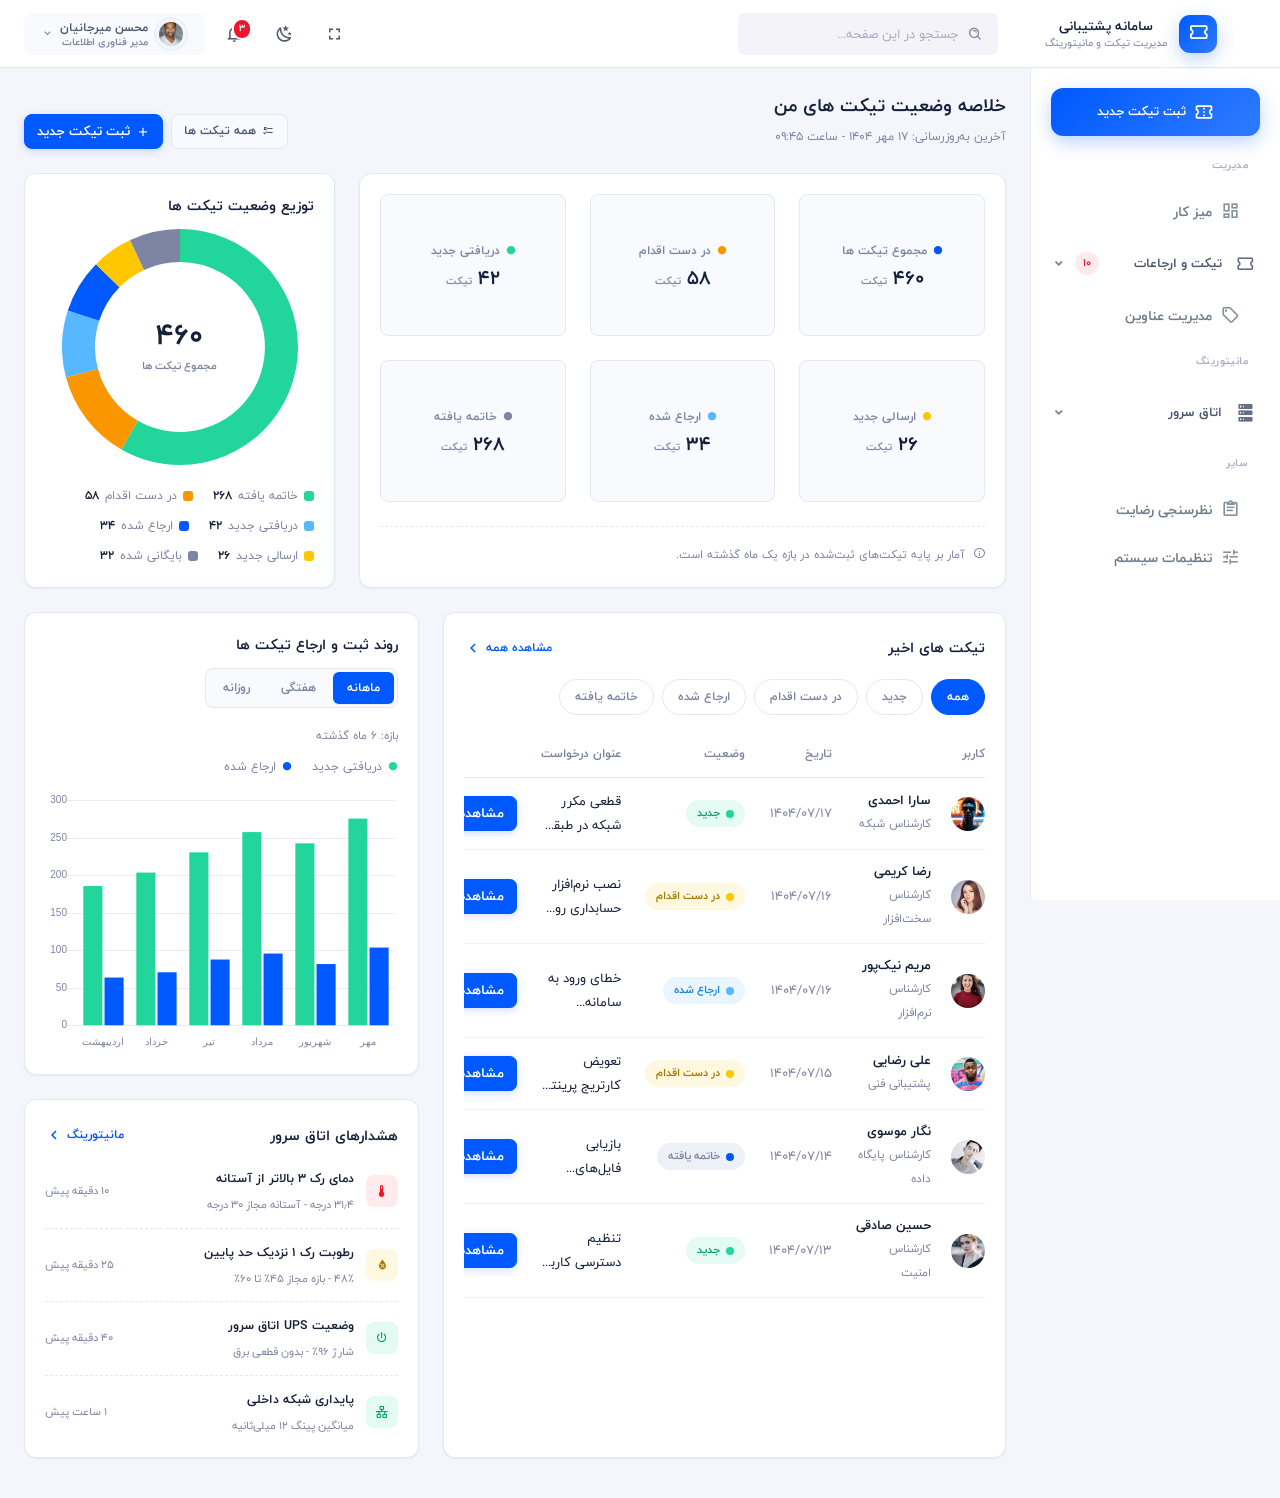
<file: index.html>
<!DOCTYPE html>
<html lang="fa" dir="rtl">

<head>
    <meta charset="utf-8">
    <meta name="viewport" content="width=device-width, initial-scale=1.0">
    <title>داشبورد مدیریت تیکت و مانیتورینگ | سامانه پشتیبانی</title>
    <meta name="description" content="نمای کلی سامانه پشتیبانی: شش شاخص کلیدی، توزیع وضعیت تیکت ها، روند ثبت و ارجاع ماهانه و فهرست آخرین تیکت های ثبت شده.">
    <meta name="author" content="con.dev">
    <meta name="theme-color" content="#0059FF">

    <link rel="canonical" href="https://dashboard-2-puce.vercel.app/">
    <meta name="robots" content="index, follow, max-image-preview:large, max-snippet:-1, max-video-preview:-1">

    <!-- Icons -->
    <link rel="icon" href="/favicon.ico" sizes="any">
    <link rel="icon" type="image/svg+xml" href="/favicon.svg">
    <link rel="icon" type="image/png" sizes="48x48" href="/assets/images/favicon-48x48.png">
    <link rel="icon" type="image/png" sizes="96x96" href="/assets/images/favicon-96x96.png">
    <link rel="icon" type="image/png" sizes="192x192" href="/assets/images/favicon-192x192.png">
    <link rel="apple-touch-icon" sizes="180x180" href="/apple-touch-icon.png">
    <link rel="manifest" href="/site.webmanifest">

    <!-- Open Graph -->
    <meta property="og:type" content="website">
    <meta property="og:site_name" content="سامانه پشتیبانی">
    <meta property="og:locale" content="fa_IR">
    <meta property="og:url" content="https://dashboard-2-puce.vercel.app/">
    <meta property="og:title" content="داشبورد مدیریت تیکت و مانیتورینگ | سامانه پشتیبانی">
    <meta property="og:description" content="نمای کلی سامانه پشتیبانی: شش شاخص کلیدی، توزیع وضعیت تیکت ها، روند ثبت و ارجاع ماهانه و فهرست آخرین تیکت های ثبت شده.">
    <meta property="og:image" content="https://dashboard-2-puce.vercel.app/assets/images/og-index.png">
    <meta property="og:image:width" content="1200">
    <meta property="og:image:height" content="630">
    <meta property="og:image:alt" content="کارت سامانه پشتیبانی: نمای کلی داشبورد با شاخص های تیکت و نمودار توزیع وضعیت">

    <!-- Twitter -->
    <meta name="twitter:card" content="summary_large_image">
    <meta name="twitter:title" content="داشبورد مدیریت تیکت و مانیتورینگ | سامانه پشتیبانی">
    <meta name="twitter:description" content="نمای کلی سامانه پشتیبانی: شش شاخص کلیدی، توزیع وضعیت تیکت ها، روند ثبت و ارجاع ماهانه و فهرست آخرین تیکت های ثبت شده.">
    <meta name="twitter:image" content="https://dashboard-2-puce.vercel.app/assets/images/og-index.png">
    <meta name="twitter:image:alt" content="کارت سامانه پشتیبانی: نمای کلی داشبورد با شاخص های تیکت و نمودار توزیع وضعیت">

    <!-- Structured data -->
    <script type="application/ld+json">
    {
      "@context": "https://schema.org",
      "@graph": [
        {
          "@type": "WebSite",
          "@id": "https://dashboard-2-puce.vercel.app/#website",
          "url": "https://dashboard-2-puce.vercel.app/",
          "name": "سامانه پشتیبانی",
          "alternateName": "سامانه مدیریت تیکت و مانیتورینگ",
          "inLanguage": "fa-IR",
          "publisher": {
            "@id": "https://dashboard-2-puce.vercel.app/#organization"
          }
        },
        {
          "@type": "Organization",
          "@id": "https://dashboard-2-puce.vercel.app/#organization",
          "name": "سامانه پشتیبانی",
          "url": "https://dashboard-2-puce.vercel.app/",
          "logo": {
            "@type": "ImageObject",
            "url": "https://dashboard-2-puce.vercel.app/assets/images/favicon-512x512.png",
            "width": 512,
            "height": 512
          },
          "sameAs": [
            "https://www.instagram.com/con.dev",
            "https://cv.condev.ir/#/fa"
          ]
        },
        {
          "@type": "WebPage",
          "@id": "https://dashboard-2-puce.vercel.app/#webpage",
          "url": "https://dashboard-2-puce.vercel.app/",
          "name": "داشبورد مدیریت تیکت و مانیتورینگ | سامانه پشتیبانی",
          "description": "نمای کلی سامانه پشتیبانی: شش شاخص کلیدی، توزیع وضعیت تیکت ها، روند ثبت و ارجاع ماهانه و فهرست آخرین تیکت های ثبت شده.",
          "inLanguage": "fa-IR",
          "isPartOf": {
            "@id": "https://dashboard-2-puce.vercel.app/#website"
          },
          "primaryImageOfPage": {
            "@type": "ImageObject",
            "url": "https://dashboard-2-puce.vercel.app/assets/images/og-index.png"
          }
        }
      ]
    }
    </script>


    <script>
        /* انتخاب طرح پیش از رندر شدن صفحه تا پرش رنگ (flash) نداشته باشیم */
        (function () {
            var dark = false;
            try { dark = localStorage.getItem('db-theme') === 'dark'; } catch (e) {}
            document.write('<link href="assets/css/' + (dark ? 'bootstrap-dark.min.css' : 'bootstrap.min.css') + '" id="bootstrap-style" rel="stylesheet" type="text/css">');
            document.write('<link href="assets/css/' + (dark ? 'app-dark.css' : 'app.css') + '" id="app-style" rel="stylesheet" type="text/css">');
        })();
    </script>

    <link href="assets/css/icons.css" rel="stylesheet" type="text/css">
    <link href="assets/css/theme.css" rel="stylesheet" type="text/css">
</head>

<body data-layout="vertical" data-topbar="light" data-mobile-nav="on" class="page-dashboard">

    <!-- ناوبری پایین صفحه در حالت موبایل -->
    <nav class="navigation-bottom mobile-display" aria-label="ناوبری موبایل">
        <a class="nav-btm-item" href="/"><i class="mdi mdi-view-dashboard-outline"></i><span>میز کار</span></a>
        <a class="nav-btm-item" href="tickets.html"><i class="mdi mdi-ticket-outline"></i><span>تیکت ها</span></a>
        <a class="nav-btm-item" href="monitoring.html"><i class="mdi mdi-server"></i><span>مانیتورینگ</span></a>
        <a class="nav-btm-item" href="subjects.html"><i class="mdi mdi-tag-outline"></i><span>عناوین</span></a>
        <a class="nav-btm-item" href="settings.html"><i class="mdi mdi-tune"></i><span>تنظیمات</span></a>
    </nav>
    <div class="navigation-plus mobile-display">
        <a href="ticket-new.html" title="ثبت تیکت جدید" aria-label="ثبت تیکت جدید">
            <svg viewBox="0 0 24 24"><path fill="currentColor" d="M17,13H13V17H11V13H7V11H11V7H13V11H17M12,2A10,10 0 0,0 2,12A10,10 0 0,0 12,22A10,10 0 0,0 22,12A10,10 0 0,0 12,2Z"/></svg>
        </a>
    </div>

    <div class="container-fluid">
        <!-- Begin page -->
        <div id="layout-wrapper">

            <!-- ========== Topbar ========== -->
            <header id="page-topbar">
                <div class="navbar-header">

                    <div class="topbar-side topbar-side-start">
                        <div class="navbar-brand-box">
                            <a href="/" class="brand-link">
                                <span class="brand-mark"><i class="mdi mdi-ticket-outline"></i></span>
                                <span class="brand-text">
                                    <strong>سامانه پشتیبانی</strong>
                                    <small>مدیریت تیکت و مانیتورینگ</small>
                                </span>
                            </a>
                        </div>

                        <button type="button" class="btn header-item noti-icon" id="vertical-menu-btn"
                            aria-label="باز و بسته کردن منو">
                            <i class="fa fa-fw fa-bars"></i>
                        </button>

                        <form class="app-search d-none d-lg-inline-block" role="search" onsubmit="return false;">
                            <div class="position-relative">
                                <input type="text" class="form-control" placeholder="جستجو در این صفحه..."
                                    aria-label="جستجو" autocomplete="off">
                                <span class="bx bx-search-alt"></span>
                            </div>
                        </form>
                    </div>

                    <div class="topbar-side topbar-side-end">
                        <h3 class="topbar-page-title d-lg-none">خلاصه وضعیت</h3>

                        <button type="button" class="btn header-item noti-icon d-lg-none" data-search-toggle
                            aria-label="جستجو">
                            <i class="mdi mdi-magnify"></i>
                        </button>



                        <button type="button" class="btn header-item noti-icon d-none d-lg-inline-flex"
                            data-toggle="fullscreen" aria-label="تمام صفحه">
                            <i class="mdi mdi-fullscreen"></i>
                        </button>

                        <button type="button" class="btn header-item noti-icon" id="theme-toggle"
                            aria-label="تغییر طرح روشن و تیره" title="تغییر طرح روشن و تیره">
                            <i class="mdi mdi-weather-night"></i>
                        </button>

                        <div class="dropdown d-inline-block">
                            <button type="button" class="btn header-item noti-icon waves-effect"
                                id="page-header-notifications-dropdown" data-toggle="dropdown" aria-haspopup="true"
                                aria-expanded="false" aria-label="اعلان ها">
                                <i class="mdi mdi-bell-outline"></i>
                                <span class="badge badge-danger badge-pill">۳</span>
                            </button>
                            <div class="dropdown-menu dropdown-menu-lg dropdown-menu-right p-0"
                                aria-labelledby="page-header-notifications-dropdown">
                                <div class="p-3">
                                    <div class="row align-items-center">
                                        <div class="col">
                                            <h6 class="m-0">اعلان ها</h6>
                                        </div>
                                        <div class="col-auto">
                                            <a href="tickets.html" class="small">مشاهده همه</a>
                                        </div>
                                    </div>
                                </div>
                                <div data-simplebar style="max-height: 280px;">
                                    <a href="tickets.html" class="text-reset notification-item">
                                        <div class="media">
                                            <div class="avatar-xs mr-3">
                                                <span class="avatar-title bg-primary rounded-circle font-size-16">
                                                    <i class="mdi mdi-ticket-outline"></i>
                                                </span>
                                            </div>
                                            <div class="media-body">
                                                <h6 class="mt-0 mb-1">تیکت جدید #۳۱۹۹۲ ثبت شد</h6>
                                                <div class="font-size-12 text-muted">
                                                    <p class="mb-1">نصب نرم‌افزار حسابداری روی سیستم واحد مالی</p>
                                                    <p class="mb-0"><i class="mdi mdi-clock-outline"></i> ۴ دقیقه پیش</p>
                                                </div>
                                            </div>
                                        </div>
                                    </a>
                                    <a href="referrals.html" class="text-reset notification-item">
                                        <div class="media">
                                            <img src="assets/images/users/avatar-6.jpg" class="mr-3 rounded-circle avatar-xs"
                                                alt="تصویر کاربر">
                                            <div class="media-body">
                                                <h6 class="mt-0 mb-1">تیکت #۳۱۹۵۸ به شما ارجاع شد</h6>
                                                <div class="font-size-12 text-muted">
                                                    <p class="mb-1">سارا احمدی درخواست بررسی قطعی شبکه را ارجاع داد</p>
                                                    <p class="mb-0"><i class="mdi mdi-clock-outline"></i> ۳۲ دقیقه پیش</p>
                                                </div>
                                            </div>
                                        </div>
                                    </a>
                                    <a href="monitoring.html" class="text-reset notification-item">
                                        <div class="media">
                                            <div class="avatar-xs mr-3">
                                                <span class="avatar-title bg-danger rounded-circle font-size-16">
                                                    <i class="mdi mdi-alert-outline"></i>
                                                </span>
                                            </div>
                                            <div class="media-body">
                                                <h6 class="mt-0 mb-1">هشدار دمای رک ۳</h6>
                                                <div class="font-size-12 text-muted">
                                                    <p class="mb-1">دمای رک از آستانه تعیین‌شده عبور کرد (۳۱.۴ درجه)</p>
                                                    <p class="mb-0"><i class="mdi mdi-clock-outline"></i> ۱ ساعت پیش</p>
                                                </div>
                                            </div>
                                        </div>
                                    </a>
                                    <a href="tickets.html" class="text-reset notification-item">
                                        <div class="media">
                                            <img src="assets/images/users/avatar-4.jpg" class="mr-3 rounded-circle avatar-xs"
                                                alt="تصویر کاربر">
                                            <div class="media-body">
                                                <h6 class="mt-0 mb-1">تیکت #۳۱۸۷۰ بسته شد</h6>
                                                <div class="font-size-12 text-muted">
                                                    <p class="mb-1">رضا کریمی مشکل پیکربندی صندوق پست الکترونیک را بست</p>
                                                    <p class="mb-0"><i class="mdi mdi-clock-outline"></i> ۲ ساعت پیش</p>
                                                </div>
                                            </div>
                                        </div>
                                    </a>
                                </div>
                                <div class="p-2 border-top">
                                    <a class="btn btn-sm btn-link font-size-14 btn-block text-center"
                                        href="tickets.html">
                                        <i class="mdi mdi-arrow-right-circle mr-1"></i> مشاهده همه اعلان ها
                                    </a>
                                </div>
                            </div>
                        </div>

                        <div class="dropdown d-inline-block">
                            <button type="button" class="btn header-item waves-effect user-chip"
                                id="page-header-user-dropdown" data-toggle="dropdown" aria-haspopup="true"
                                aria-expanded="false">
                                <img class="rounded-circle header-profile-user" src="assets/images/users/avatar-2.jpg"
                                    alt="تصویر کاربر">
                                <span class="user-chip-meta">
                                    <span class="user-name">محسن میرجانیان</span>
                                    <span class="user-role">مدیر فناوری اطلاعات</span>
                                </span>
                                <i class="mdi mdi-chevron-down d-none d-lg-inline-block gray-color"></i>
                            </button>
                            <div class="dropdown-menu dropdown-menu-right">
                                <a class="dropdown-item" href="https://www.instagram.com/con.dev" target="_blank" rel="noopener">
                                    <i class="bx bx-user font-size-16 align-middle mr-1"></i> پروفایل</a>
                                <a class="dropdown-item" href="tickets.html">
                                    <i class="bx bx-message font-size-16 align-middle mr-1"></i> پیام ها</a>
                                <a class="dropdown-item" href="settings.html">
                                    <i class="bx bx-wrench font-size-16 align-middle mr-1"></i> تنظیمات</a>
                                <div class="dropdown-divider"></div>
                                <a class="dropdown-item" href="https://cv.condev.ir/#/fa" target="_blank" rel="noopener">
                                    <i class="bx bx-lock-open font-size-16 align-middle mr-1"></i> تغییر رمز عبور</a>
                            </div>
                        </div>
                    </div>

                </div>
            </header>


                        <!-- ========== Left Sidebar Start ========== -->
            <div class="vertical-menu overflow-hidden">
                <div class="sidebar-scroll" data-simplebar>
                    <div class="sidebar-cta">
                        <a href="ticket-new.html" class="btn-submit-ticket">
                            <svg viewBox="0 0 24 24"><path fill="currentColor" d="M22 10V6C22 4.89 21.1 4 20 4H4C2.9 4 2 4.89 2 6V10C3.11 10 4 10.9 4 12S3.11 14 2 14V18C2 19.1 2.9 20 4 20H20C21.1 20 22 19.1 22 18V14C20.9 14 20 13.1 20 12S20.9 10 22 10M20 8.54C18.81 9.23 18 10.53 18 12S18.81 14.77 20 15.46V18H4V15.46C5.19 14.77 6 13.47 6 12C6 10.5 5.2 9.23 4 8.54L4 6H20V8.54M11 15H13V17H11M11 11H13V13H11M11 7H13V9H11Z"/></svg>
                            ثبت تیکت جدید
                        </a>
                    </div>

                    <div id="sidebar-menu">
                        <ul class="dash-menu">
                            <li class="menu-title">مدیریت</li>

                            <li class="nav-item">
                                <a class="nav-link" href="/">
                                    <i class="mdi mdi-view-dashboard-outline"></i>
                                    <span class="nav-label">میز کار</span>
                                </a>
                            </li>

                            <li class="nav-item has-children">
                                <button type="button" class="nav-link nav-toggle" aria-expanded="false">
                                    <i class="mdi mdi-ticket-outline"></i>
                                    <span class="nav-label">تیکت و ارجاعات</span>
                                    <span class="nav-badge">۱۰</span>
                                    <i class="fa fa-angle-down nav-arrow"></i>
                                </button>
                                <ul class="nav-sub">
                                    <li><a href="tickets.html">لیست تیکت ها</a></li>
                                    <li><a href="ticket-new.html">ثبت تیکت جدید</a></li>
                                    <li><a href="referrals.html">ارجاع تیکت</a></li>
                                </ul>
                            </li>

                            <li class="nav-item">
                                <a class="nav-link" href="subjects.html">
                                    <i class="mdi mdi-tag-outline"></i>
                                    <span class="nav-label">مدیریت عناوین</span>
                                </a>
                            </li>

                            <li class="menu-title">مانیتورینگ</li>

                            <li class="nav-item has-children">
                                <button type="button" class="nav-link nav-toggle" aria-expanded="false">
                                    <i class="mdi mdi-server"></i>
                                    <span class="nav-label">اتاق سرور</span>
                                    <i class="fa fa-angle-down nav-arrow"></i>
                                </button>
                                <ul class="nav-sub">
                                    <li><a href="monitoring.html">داشبورد مانیتورینگ</a></li>
                                    <li><a href="monitoring-data.html">داده های مانیتورینگ</a></li>
                                    <li><a href="monitoring-settings.html">تنظیمات مانیتورینگ</a></li>
                                </ul>
                            </li>

                            <li class="menu-title">سایر</li>

                            <li class="nav-item">
                                <a class="nav-link" href="survey.html">
                                    <i class="mdi mdi-clipboard-text-outline"></i>
                                    <span class="nav-label">نظرسنجی رضایت</span>
                                </a>
                            </li>

                            <li class="nav-item">
                                <a class="nav-link" href="settings.html">
                                    <i class="mdi mdi-tune"></i>
                                    <span class="nav-label">تنظیمات سیستم</span>
                                </a>
                            </li>
                        </ul>

                </div>
            </div>
            </div>
            <!-- Left Sidebar End -->


            <!-- ============================================================== -->
            <!-- Start right Content here -->
            <!-- ============================================================== -->
            <div class="main-content">

                <section class="page-content">

                    <!-- سرصفحه صفحه -->
                    <div class="page-head">
                        <div>
                            <h4 class="page-title">خلاصه وضعیت تیکت های من</h4>
                            <p class="page-subtitle">آخرین به‌روزرسانی: ۱۷ مهر ۱۴۰۴ - ساعت ۰۹:۴۵</p>
                        </div>
                        <div class="page-head-actions">
                            <a href="tickets.html" class="btn btn-light btn-sm">
                                <i class="mdi mdi-format-list-checks mr-1"></i> همه تیکت ها
                            </a>
                            <a href="ticket-new.html" class="btn btn-primary btn-sm">
                                <i class="mdi mdi-plus mr-1"></i> ثبت تیکت جدید
                            </a>
                        </div>
                    </div>

                    <!-- شاخص‌ها و نمودار توزیع وضعیت -->
                    <div class="row">
                        <div class="col-xl-8">
                            <div class="card kpi-card h-100 mb-xl-0">
                                <div class="card-body">
                                    <div class="stat-grid stat-grid-3">
                                        <div class="col-md-4 col-6">
                                            <div class="stat-item">
                                                <p class="stat-label"><i class="mdi mdi-circle blue-color"></i> مجموع
                                                    تیکت ها</p>
                                                <h5 class="stat-value">۴۶۰ <small>تیکت</small></h5>
                                            </div>
                                        </div>
                                        <div class="col-md-4 col-6">
                                            <div class="stat-item">
                                                <p class="stat-label"><i class="mdi mdi-circle orange-color"></i> در دست
                                                    اقدام</p>
                                                <h5 class="stat-value">۵۸ <small>تیکت</small></h5>
                                            </div>
                                        </div>
                                        <div class="col-md-4 col-6">
                                            <div class="stat-item">
                                                <p class="stat-label"><i class="mdi mdi-circle green-color"></i> دریافتی
                                                    جدید</p>
                                                <h5 class="stat-value">۴۲ <small>تیکت</small></h5>
                                            </div>
                                        </div>
                                        <div class="col-md-4 col-6">
                                            <div class="stat-item">
                                                <p class="stat-label"><i class="mdi mdi-circle yellow-color"></i> ارسالی
                                                    جدید</p>
                                                <h5 class="stat-value">۲۶ <small>تیکت</small></h5>
                                            </div>
                                        </div>
                                        <div class="col-md-4 col-6">
                                            <div class="stat-item">
                                                <p class="stat-label"><i class="mdi mdi-circle lightblue-color"></i>
                                                    ارجاع شده</p>
                                                <h5 class="stat-value">۳۴ <small>تیکت</small></h5>
                                            </div>
                                        </div>
                                        <div class="col-md-4 col-6">
                                            <div class="stat-item">
                                                <p class="stat-label"><i class="mdi mdi-circle gray-color"></i>
                                                    خاتمه یافته</p>
                                                <h5 class="stat-value">۲۶۸ <small>تیکت</small></h5>
                                            </div>
                                        </div>
                                    </div>
                                    <p class="text-muted font-size-12 mb-0 kpi-note">
                                        <i class="mdi mdi-information-outline mr-1"></i>
                                        آمار بر پایه تیکت‌های ثبت‌شده در بازه یک ماه گذشته است.
                                    </p>
                                </div>
                            </div>
                        </div>

                        <div class="col-xl-4">
                            <div class="card h-100 mb-0">
                                <div class="card-body">
                                    <h5 class="card-title">توزیع وضعیت تیکت ها</h5>
                                    <div class="donut-wrap">
                                        <canvas id="ticketStatusChart" class="chart-canvas"></canvas>
                                        <div class="donut-center">
                                            <strong>۴۶۰</strong>
                                            <span>مجموع تیکت ها</span>
                                        </div>
                                    </div>
                                    <ul class="chart-legend list-unstyled" id="ticketStatusLegend"></ul>
                                </div>
                            </div>
                        </div>
                    </div>
                    <!-- پایان ردیف -->

                    <!-- تیکت های اخیر و نمودار ماهانه -->
                    <div class="row">
                        <div class="col-xl-7">
                            <div class="card h-100">
                                <div class="card-body">
                                    <div class="card-head">
                                        <h5 class="card-title mb-0">تیکت های اخیر</h5>
                                        <a href="tickets.html" class="link-more">
                                            مشاهده همه
                                            <svg viewBox="0 0 24 24">
                                                <path fill="currentColor"
                                                    d="M15.41,16.58L10.83,12L15.41,7.41L14,6L8,12L14,18L15.41,16.58Z" />
                                            </svg>
                                        </a>
                                    </div>

                                    <div class="filter-pills mt-3 mb-3" data-filter-target="#recentTickets tr"
                                        data-empty-target="#recentTicketsEmpty">
                                        <button type="button" class="pill active" data-filter="all">همه</button>
                                        <button type="button" class="pill" data-filter="new">جدید</button>
                                        <button type="button" class="pill" data-filter="progress">در دست اقدام</button>
                                        <button type="button" class="pill" data-filter="referred">ارجاع شده</button>
                                        <button type="button" class="pill" data-filter="closed">خاتمه یافته</button>
                                    </div>

                                    <div class="table-responsive">
                                        <table class="table table-hover align-middle">
                                            <thead>
                                                <tr>
                                                    <th>کاربر</th>
                                                    <th>تاریخ</th>
                                                    <th>وضعیت</th>
                                                    <th>عنوان درخواست</th>
                                                    <th></th>
                                                </tr>
                                            </thead>
                                            <tbody id="recentTickets">
                                                <tr data-status="new">
                                                    <td>
                                                        <div class="ticket-table-user">
                                                            <img src="assets/images/users/avatar-6.jpg" alt="سارا احمدی"
                                                                class="avatar-sm rounded-circle mr-2">
                                                            <div>
                                                                <h5>سارا احمدی</h5>
                                                                <p>کارشناس شبکه</p>
                                                            </div>
                                                        </div>
                                                    </td>
                                                    <td class="cell-date">۱۴۰۴/۰۷/۱۷</td>
                                                    <td><span class="badge badge-soft-success"><span
                                                                class="status-dot bg-success"></span>جدید</span></td>
                                                    <td class="cell-subject"><span>قطعی مکرر شبکه در طبقه سوم ساختمان</span></td>
                                                    <td class="cell-actions"><a href="tickets.html?ticket=31992" class="btn btn-primary btn-sm btn-block-sm">مشاهده</a></td>
                                                </tr>
                                                <tr data-status="progress">
                                                    <td>
                                                        <div class="ticket-table-user">
                                                            <img src="assets/images/users/avatar-4.jpg" alt="رضا کریمی"
                                                                class="avatar-sm rounded-circle mr-2">
                                                            <div>
                                                                <h5>رضا کریمی</h5>
                                                                <p>کارشناس سخت‌افزار</p>
                                                            </div>
                                                        </div>
                                                    </td>
                                                    <td class="cell-date">۱۴۰۴/۰۷/۱۶</td>
                                                    <td><span class="badge badge-soft-warning"><span
                                                                class="status-dot bg-warning"></span>در دست اقدام</span></td>
                                                    <td class="cell-subject"><span>نصب نرم‌افزار حسابداری روی سیستم واحد مالی</span></td>
                                                    <td class="cell-actions"><a href="tickets.html?ticket=31988" class="btn btn-primary btn-sm btn-block-sm">مشاهده</a></td>
                                                </tr>
                                                <tr data-status="referred">
                                                    <td>
                                                        <div class="ticket-table-user">
                                                            <img src="assets/images/users/avatar-5.jpg" alt="مریم نیک‌پور"
                                                                class="avatar-sm rounded-circle mr-2">
                                                            <div>
                                                                <h5>مریم نیک‌پور</h5>
                                                                <p>کارشناس نرم‌افزار</p>
                                                            </div>
                                                        </div>
                                                    </td>
                                                    <td class="cell-date">۱۴۰۴/۰۷/۱۶</td>
                                                    <td><span class="badge badge-soft-info"><span
                                                                class="status-dot bg-info"></span>ارجاع شده</span></td>
                                                    <td class="cell-subject"><span>خطای ورود به سامانه اتوماسیون اداری</span></td>
                                                    <td class="cell-actions"><a href="tickets.html?ticket=31971" class="btn btn-primary btn-sm btn-block-sm">مشاهده</a></td>
                                                </tr>
                                                <tr data-status="progress">
                                                    <td>
                                                        <div class="ticket-table-user">
                                                            <img src="assets/images/users/avatar-3.jpg" alt="علی رضایی"
                                                                class="avatar-sm rounded-circle mr-2">
                                                            <div>
                                                                <h5>علی رضایی</h5>
                                                                <p>پشتیبانی فنی</p>
                                                            </div>
                                                        </div>
                                                    </td>
                                                    <td class="cell-date">۱۴۰۴/۰۷/۱۵</td>
                                                    <td><span class="badge badge-soft-warning"><span
                                                                class="status-dot bg-warning"></span>در دست اقدام</span></td>
                                                    <td class="cell-subject"><span>تعویض کارتریج پرینتر اتاق مدیریت</span></td>
                                                    <td class="cell-actions"><a href="tickets.html?ticket=31964" class="btn btn-primary btn-sm btn-block-sm">مشاهده</a></td>
                                                </tr>
                                                <tr data-status="closed">
                                                    <td>
                                                        <div class="ticket-table-user">
                                                            <img src="assets/images/users/avatar-7.jpg" alt="نگار موسوی"
                                                                class="avatar-sm rounded-circle mr-2">
                                                            <div>
                                                                <h5>نگار موسوی</h5>
                                                                <p>کارشناس پایگاه داده</p>
                                                            </div>
                                                        </div>
                                                    </td>
                                                    <td class="cell-date">۱۴۰۴/۰۷/۱۴</td>
                                                    <td><span class="badge badge-soft-gray"><span
                                                                class="status-dot bg-primary"></span>خاتمه یافته</span></td>
                                                    <td class="cell-subject"><span>بازیابی فایل‌های پاک‌شده روی سرور فایل</span></td>
                                                    <td class="cell-actions"><a href="tickets.html?ticket=31958" class="btn btn-primary btn-sm btn-block-sm">مشاهده</a></td>
                                                </tr>
                                                <tr data-status="new">
                                                    <td>
                                                        <div class="ticket-table-user">
                                                            <img src="assets/images/users/avatar-8.jpg" alt="حسین صادقی"
                                                                class="avatar-sm rounded-circle mr-2">
                                                            <div>
                                                                <h5>حسین صادقی</h5>
                                                                <p>کارشناس امنیت</p>
                                                            </div>
                                                        </div>
                                                    </td>
                                                    <td class="cell-date">۱۴۰۴/۰۷/۱۳</td>
                                                    <td><span class="badge badge-soft-success"><span
                                                                class="status-dot bg-success"></span>جدید</span></td>
                                                    <td class="cell-subject"><span>تنظیم دسترسی کاربر جدید در اکتیو دایرکتوری</span></td>
                                                    <td class="cell-actions"><a href="tickets.html?ticket=31949" class="btn btn-primary btn-sm btn-block-sm">مشاهده</a></td>
                                                </tr>
                                            </tbody>
                                        </table>
                                    </div>
                                    <div class="empty-state" id="recentTicketsEmpty" style="display:none">
                                        <i class="mdi mdi-file-find-outline font-size-24"></i>
                                        <p class="mb-0">تیکتی با این وضعیت ثبت نشده است.</p>
                                    </div>
                                </div>
                            </div>
                        </div>

                        <div class="col-xl-5">
                            <div class="card mb-4">
                                <div class="card-body">
                                    <div class="card-head">
                                        <h5 class="card-title mb-0">روند ثبت و ارجاع تیکت ها</h5>
                                        <div class="segmented" data-segmented="trend">
                                            <button type="button" class="segmented-item active"
                                                data-value="month">ماهانه</button>
                                            <button type="button" class="segmented-item"
                                                data-value="week">هفتگی</button>
                                            <button type="button" class="segmented-item"
                                                data-value="day">روزانه</button>
                                        </div>
                                    </div>

                                    <p class="text-muted font-size-12 mb-2 mt-3" id="trendRange">بازه: ۶ ماه گذشته</p>
                                    <div class="chart-legend mb-3">
                                        <span><i class="mdi mdi-circle green-color"></i> دریافتی جدید</span>
                                        <span><i class="mdi mdi-circle blue-color"></i> ارجاع شده</span>
                                    </div>
                                    <div class="chart-canvas-box">
                                        <canvas id="trendChart"></canvas>
                                    </div>
                                </div>
                            </div>
                            <div class="card mb-0">
                                <div class="card-body">
                                    <div class="card-head">
                                        <h5 class="card-title mb-0">هشدارهای اتاق سرور</h5>
                                        <a href="monitoring.html" class="link-more">
                                            مانیتورینگ
                                            <svg viewBox="0 0 24 24">
                                                <path fill="currentColor"
                                                    d="M15.41,16.58L10.83,12L15.41,7.41L14,6L8,12L14,18L15.41,16.58Z" />
                                            </svg>
                                        </a>
                                    </div>
                                    <ul class="alert-list">
                                        <li>
                                            <span class="alert-icon err"><i class="mdi mdi-thermometer"></i></span>
                                            <div class="alert-body">
                                                <p class="alert-title">دمای رک ۳ بالاتر از آستانه</p>
                                                <span class="alert-meta">۳۱٫۴ درجه - آستانه مجاز ۳۰ درجه</span>
                                            </div>
                                            <span class="alert-time">۱۰ دقیقه پیش</span>
                                        </li>
                                        <li>
                                            <span class="alert-icon warn"><i class="mdi mdi-water-percent"></i></span>
                                            <div class="alert-body">
                                                <p class="alert-title">رطوبت رک ۱ نزدیک حد پایین</p>
                                                <span class="alert-meta">۴۸٪ - بازه مجاز ۴۵٪ تا ۶۰٪</span>
                                            </div>
                                            <span class="alert-time">۲۵ دقیقه پیش</span>
                                        </li>
                                        <li>
                                            <span class="alert-icon ok"><i class="mdi mdi-power"></i></span>
                                            <div class="alert-body">
                                                <p class="alert-title">وضعیت UPS اتاق سرور</p>
                                                <span class="alert-meta">شارژ ۹۶٪ - بدون قطعی برق</span>
                                            </div>
                                            <span class="alert-time">۴۰ دقیقه پیش</span>
                                        </li>
                                        <li>
                                            <span class="alert-icon ok"><i class="mdi mdi-lan"></i></span>
                                            <div class="alert-body">
                                                <p class="alert-title">پایداری شبکه داخلی</p>
                                                <span class="alert-meta">میانگین پینگ ۱۲ میلی‌ثانیه</span>
                                            </div>
                                            <span class="alert-time">۱ ساعت پیش</span>
                                        </li>
                                    </ul>
                                </div>
                            </div>
                        </div>
                    </div>
                    <!-- پایان ردیف -->

                </section>
                <!-- End Page-content -->

            </div>
            <!-- end main content-->

        </div>
        <!-- END layout-wrapper -->

    </div>
    <!-- end container-fluid -->


    <!-- JAVASCRIPT -->
    <script src="assets/libs/jquery/jquery.min.js"></script>
    <script src="assets/libs/bootstrap/js/bootstrap.bundle.min.js"></script>
    <script src="assets/libs/simplebar/simplebar.min.js"></script>
    <script src="assets/libs/node-waves/waves.min.js"></script>
    <!-- نمودارها -->
    <script src="assets/libs/chart.js/Chart.min.js"></script>
    <script src="assets/js/pages/dashboard-charts.js"></script>
    <script src="assets/js/app.js"></script>
    <script src="assets/js/dashboard-ui.js"></script>
</body>

</html>
</file>
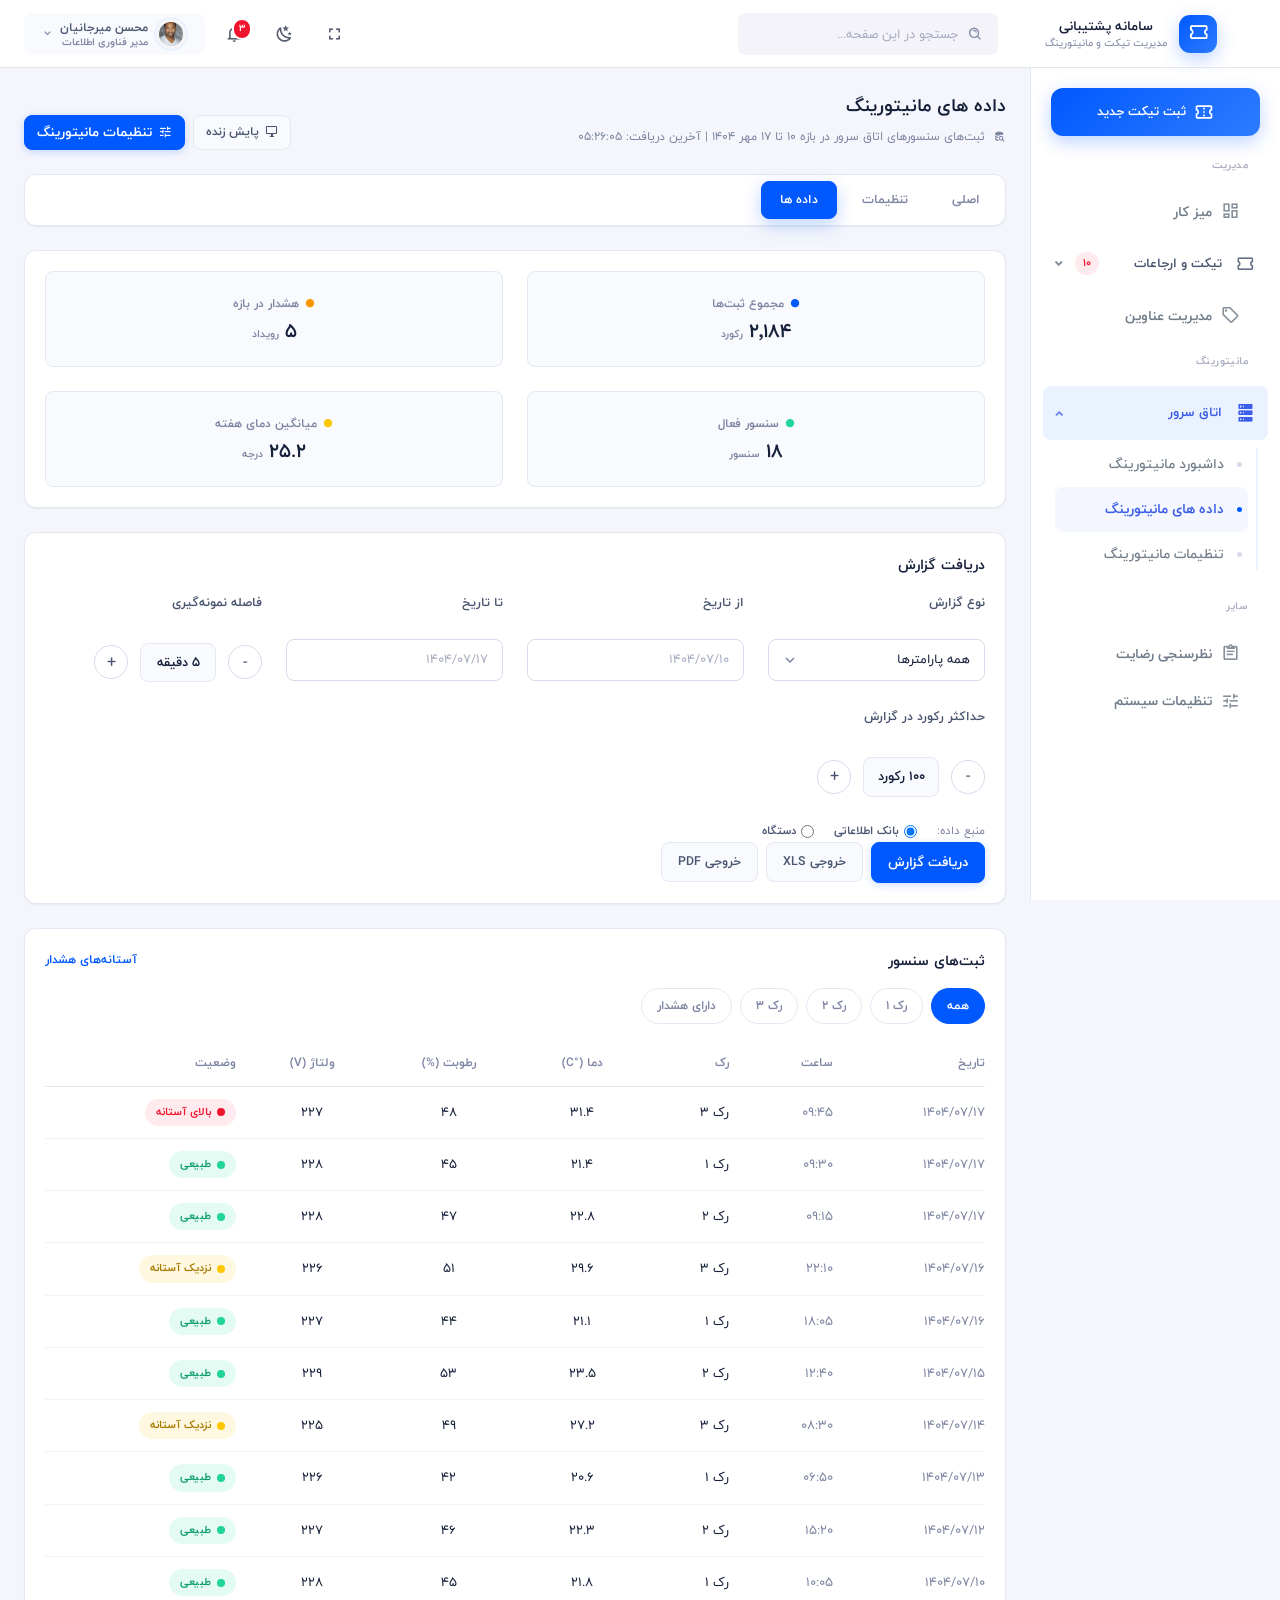
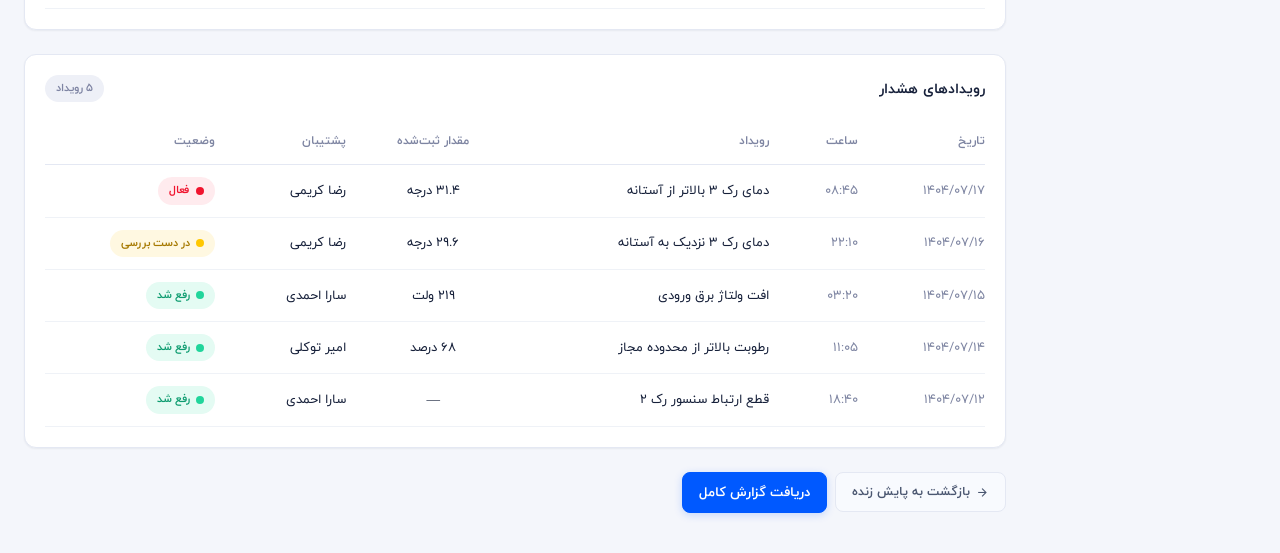
<file: monitoring-data.html>
<!DOCTYPE html>
<html lang="fa" dir="rtl">

<head>
    <meta charset="utf-8">
    <meta name="viewport" content="width=device-width, initial-scale=1.0">
    <title>داده های مانیتورینگ اتاق سرور | سامانه پشتیبانی</title>
    <meta name="description" content="داده های ثبت شده سنسورها و آستانه های هشدار اتاق سرور در بازه های زمانی مختلف همراه با نمودار مقایسه ای.">
    <meta name="author" content="con.dev">
    <meta name="theme-color" content="#0059FF">

    <link rel="canonical" href="https://dashboard-2-puce.vercel.app/monitoring-data.html">
    <meta name="robots" content="index, follow, max-image-preview:large, max-snippet:-1, max-video-preview:-1">

    <!-- Icons -->
    <link rel="icon" href="/favicon.ico" sizes="any">
    <link rel="icon" type="image/svg+xml" href="/favicon.svg">
    <link rel="icon" type="image/png" sizes="48x48" href="/assets/images/favicon-48x48.png">
    <link rel="icon" type="image/png" sizes="96x96" href="/assets/images/favicon-96x96.png">
    <link rel="icon" type="image/png" sizes="192x192" href="/assets/images/favicon-192x192.png">
    <link rel="apple-touch-icon" sizes="180x180" href="/apple-touch-icon.png">
    <link rel="manifest" href="/site.webmanifest">

    <!-- Open Graph -->
    <meta property="og:type" content="website">
    <meta property="og:site_name" content="سامانه پشتیبانی">
    <meta property="og:locale" content="fa_IR">
    <meta property="og:url" content="https://dashboard-2-puce.vercel.app/monitoring-data.html">
    <meta property="og:title" content="داده های مانیتورینگ اتاق سرور | سامانه پشتیبانی">
    <meta property="og:description" content="داده های ثبت شده سنسورها و آستانه های هشدار اتاق سرور در بازه های زمانی مختلف همراه با نمودار مقایسه ای.">
    <meta property="og:image" content="https://dashboard-2-puce.vercel.app/assets/images/og-monitoring-data.png">
    <meta property="og:image:width" content="1200">
    <meta property="og:image:height" content="630">
    <meta property="og:image:alt" content="کارت سامانه پشتیبانی: جدول داده های مانیتورینگ و نمودار مقایسه ای">

    <!-- Twitter -->
    <meta name="twitter:card" content="summary_large_image">
    <meta name="twitter:title" content="داده های مانیتورینگ اتاق سرور | سامانه پشتیبانی">
    <meta name="twitter:description" content="داده های ثبت شده سنسورها و آستانه های هشدار اتاق سرور در بازه های زمانی مختلف همراه با نمودار مقایسه ای.">
    <meta name="twitter:image" content="https://dashboard-2-puce.vercel.app/assets/images/og-monitoring-data.png">
    <meta name="twitter:image:alt" content="کارت سامانه پشتیبانی: جدول داده های مانیتورینگ و نمودار مقایسه ای">

    <!-- Structured data -->
    <script type="application/ld+json">
    {
      "@context": "https://schema.org",
      "@graph": [
        {
          "@type": "WebSite",
          "@id": "https://dashboard-2-puce.vercel.app/#website",
          "url": "https://dashboard-2-puce.vercel.app/",
          "name": "سامانه پشتیبانی",
          "alternateName": "سامانه مدیریت تیکت و مانیتورینگ",
          "inLanguage": "fa-IR",
          "publisher": {
            "@id": "https://dashboard-2-puce.vercel.app/#organization"
          }
        },
        {
          "@type": "Organization",
          "@id": "https://dashboard-2-puce.vercel.app/#organization",
          "name": "سامانه پشتیبانی",
          "url": "https://dashboard-2-puce.vercel.app/",
          "logo": {
            "@type": "ImageObject",
            "url": "https://dashboard-2-puce.vercel.app/assets/images/favicon-512x512.png",
            "width": 512,
            "height": 512
          },
          "sameAs": [
            "https://www.instagram.com/con.dev",
            "https://cv.condev.ir/#/fa"
          ]
        },
        {
          "@type": "WebPage",
          "@id": "https://dashboard-2-puce.vercel.app/monitoring-data.html#webpage",
          "url": "https://dashboard-2-puce.vercel.app/monitoring-data.html",
          "name": "داده های مانیتورینگ اتاق سرور | سامانه پشتیبانی",
          "description": "داده های ثبت شده سنسورها و آستانه های هشدار اتاق سرور در بازه های زمانی مختلف همراه با نمودار مقایسه ای.",
          "inLanguage": "fa-IR",
          "isPartOf": {
            "@id": "https://dashboard-2-puce.vercel.app/#website"
          },
          "primaryImageOfPage": {
            "@type": "ImageObject",
            "url": "https://dashboard-2-puce.vercel.app/assets/images/og-monitoring-data.png"
          },
          "breadcrumb": {
            "@id": "https://dashboard-2-puce.vercel.app/monitoring-data.html#breadcrumb"
          }
        },
        {
          "@type": "BreadcrumbList",
          "@id": "https://dashboard-2-puce.vercel.app/monitoring-data.html#breadcrumb",
          "itemListElement": [
            {
              "@type": "ListItem",
              "position": 1,
              "name": "داشبورد",
              "item": "https://dashboard-2-puce.vercel.app/"
            },
            {
              "@type": "ListItem",
              "position": 2,
              "name": "داده های مانیتورینگ"
            }
          ]
        }
      ]
    }
    </script>


    <script>
        /* انتخاب طرح پیش از رندر شدن صفحه تا پرش رنگ (flash) نداشته باشیم */
        (function () {
            var dark = false;
            try { dark = localStorage.getItem('db-theme') === 'dark'; } catch (e) {}
            document.write('<link href="assets/css/' + (dark ? 'bootstrap-dark.min.css' : 'bootstrap.min.css') + '" id="bootstrap-style" rel="stylesheet" type="text/css">');
            document.write('<link href="assets/css/' + (dark ? 'app-dark.css' : 'app.css') + '" id="app-style" rel="stylesheet" type="text/css">');
        })();
    </script>

    <link href="assets/css/icons.css" rel="stylesheet" type="text/css">
    <link href="assets/css/theme.css" rel="stylesheet" type="text/css">
    <link href="assets/css/jalalidatepicker.min.css" rel="stylesheet" type="text/css">
</head>

<body data-layout="vertical" data-topbar="light" data-mobile-nav="on" class="page-monitoring-data">

    <!-- ناوبری پایین صفحه در حالت موبایل -->
    <nav class="navigation-bottom mobile-display" aria-label="ناوبری موبایل">
        <a class="nav-btm-item" href="/"><i class="mdi mdi-view-dashboard-outline"></i><span>میز کار</span></a>
        <a class="nav-btm-item" href="tickets.html"><i class="mdi mdi-ticket-outline"></i><span>تیکت ها</span></a>
        <a class="nav-btm-item" href="monitoring.html"><i class="mdi mdi-server"></i><span>مانیتورینگ</span></a>
        <a class="nav-btm-item" href="subjects.html"><i class="mdi mdi-tag-outline"></i><span>عناوین</span></a>
        <a class="nav-btm-item" href="settings.html"><i class="mdi mdi-tune"></i><span>تنظیمات</span></a>
    </nav>
    <div class="navigation-plus mobile-display">
        <a href="ticket-new.html" title="ثبت تیکت جدید" aria-label="ثبت تیکت جدید">
            <svg viewBox="0 0 24 24"><path fill="currentColor" d="M17,13H13V17H11V13H7V11H11V7H13V11H17M12,2A10,10 0 0,0 2,12A10,10 0 0,0 12,22A10,10 0 0,0 22,12A10,10 0 0,0 12,2Z"/></svg>
        </a>
    </div>

    <div class="container-fluid">
        <!-- Begin page -->
        <div id="layout-wrapper">

            <!-- ========== Topbar ========== -->
            <header id="page-topbar">
                <div class="navbar-header">

                    <div class="topbar-side topbar-side-start">
                        <div class="navbar-brand-box">
                            <a href="/" class="brand-link">
                                <span class="brand-mark"><i class="mdi mdi-ticket-outline"></i></span>
                                <span class="brand-text">
                                    <strong>سامانه پشتیبانی</strong>
                                    <small>مدیریت تیکت و مانیتورینگ</small>
                                </span>
                            </a>
                        </div>

                        <button type="button" class="btn header-item noti-icon" id="vertical-menu-btn"
                            aria-label="باز و بسته کردن منو">
                            <i class="fa fa-fw fa-bars"></i>
                        </button>

                        <form class="app-search d-none d-lg-inline-block" role="search" onsubmit="return false;">
                            <div class="position-relative">
                                <input type="text" class="form-control" placeholder="جستجو در این صفحه..."
                                    aria-label="جستجو" autocomplete="off">
                                <span class="bx bx-search-alt"></span>
                            </div>
                        </form>
                    </div>

                    <div class="topbar-side topbar-side-end">
                        <h3 class="topbar-page-title d-lg-none">داده های مانیتورینگ</h3>

                        <button type="button" class="btn header-item noti-icon d-lg-none" data-search-toggle
                            aria-label="جستجو">
                            <i class="mdi mdi-magnify"></i>
                        </button>



                        <button type="button" class="btn header-item noti-icon d-none d-lg-inline-flex"
                            data-toggle="fullscreen" aria-label="تمام صفحه">
                            <i class="mdi mdi-fullscreen"></i>
                        </button>

                        <button type="button" class="btn header-item noti-icon" id="theme-toggle"
                            aria-label="تغییر طرح روشن و تیره" title="تغییر طرح روشن و تیره">
                            <i class="mdi mdi-weather-night"></i>
                        </button>

                        <div class="dropdown d-inline-block">
                            <button type="button" class="btn header-item noti-icon waves-effect"
                                id="page-header-notifications-dropdown" data-toggle="dropdown" aria-haspopup="true"
                                aria-expanded="false" aria-label="اعلان ها">
                                <i class="mdi mdi-bell-outline"></i>
                                <span class="badge badge-danger badge-pill">۳</span>
                            </button>
                            <div class="dropdown-menu dropdown-menu-lg dropdown-menu-right p-0"
                                aria-labelledby="page-header-notifications-dropdown">
                                <div class="p-3">
                                    <div class="row align-items-center">
                                        <div class="col">
                                            <h6 class="m-0">اعلان ها</h6>
                                        </div>
                                        <div class="col-auto">
                                            <a href="tickets.html" class="small">مشاهده همه</a>
                                        </div>
                                    </div>
                                </div>
                                <div data-simplebar style="max-height: 280px;">
                                    <a href="tickets.html" class="text-reset notification-item">
                                        <div class="media">
                                            <div class="avatar-xs mr-3">
                                                <span class="avatar-title bg-primary rounded-circle font-size-16">
                                                    <i class="mdi mdi-ticket-outline"></i>
                                                </span>
                                            </div>
                                            <div class="media-body">
                                                <h6 class="mt-0 mb-1">تیکت جدید #۳۱۹۹۲ ثبت شد</h6>
                                                <div class="font-size-12 text-muted">
                                                    <p class="mb-1">نصب نرم‌افزار حسابداری روی سیستم واحد مالی</p>
                                                    <p class="mb-0"><i class="mdi mdi-clock-outline"></i> ۴ دقیقه پیش</p>
                                                </div>
                                            </div>
                                        </div>
                                    </a>
                                    <a href="referrals.html" class="text-reset notification-item">
                                        <div class="media">
                                            <img src="assets/images/users/avatar-6.jpg" class="mr-3 rounded-circle avatar-xs"
                                                alt="تصویر کاربر">
                                            <div class="media-body">
                                                <h6 class="mt-0 mb-1">تیکت #۳۱۹۵۸ به شما ارجاع شد</h6>
                                                <div class="font-size-12 text-muted">
                                                    <p class="mb-1">سارا احمدی درخواست بررسی قطعی شبکه را ارجاع داد</p>
                                                    <p class="mb-0"><i class="mdi mdi-clock-outline"></i> ۳۲ دقیقه پیش</p>
                                                </div>
                                            </div>
                                        </div>
                                    </a>
                                    <a href="monitoring.html" class="text-reset notification-item">
                                        <div class="media">
                                            <div class="avatar-xs mr-3">
                                                <span class="avatar-title bg-danger rounded-circle font-size-16">
                                                    <i class="mdi mdi-alert-outline"></i>
                                                </span>
                                            </div>
                                            <div class="media-body">
                                                <h6 class="mt-0 mb-1">هشدار دمای رک ۳</h6>
                                                <div class="font-size-12 text-muted">
                                                    <p class="mb-1">دمای رک از آستانه تعیین‌شده عبور کرد (۳۱.۴ درجه)</p>
                                                    <p class="mb-0"><i class="mdi mdi-clock-outline"></i> ۱ ساعت پیش</p>
                                                </div>
                                            </div>
                                        </div>
                                    </a>
                                    <a href="tickets.html" class="text-reset notification-item">
                                        <div class="media">
                                            <img src="assets/images/users/avatar-4.jpg" class="mr-3 rounded-circle avatar-xs"
                                                alt="تصویر کاربر">
                                            <div class="media-body">
                                                <h6 class="mt-0 mb-1">تیکت #۳۱۸۷۰ بسته شد</h6>
                                                <div class="font-size-12 text-muted">
                                                    <p class="mb-1">رضا کریمی مشکل پیکربندی صندوق پست الکترونیک را بست</p>
                                                    <p class="mb-0"><i class="mdi mdi-clock-outline"></i> ۲ ساعت پیش</p>
                                                </div>
                                            </div>
                                        </div>
                                    </a>
                                </div>
                                <div class="p-2 border-top">
                                    <a class="btn btn-sm btn-link font-size-14 btn-block text-center"
                                        href="tickets.html">
                                        <i class="mdi mdi-arrow-right-circle mr-1"></i> مشاهده همه اعلان ها
                                    </a>
                                </div>
                            </div>
                        </div>

                        <div class="dropdown d-inline-block">
                            <button type="button" class="btn header-item waves-effect user-chip"
                                id="page-header-user-dropdown" data-toggle="dropdown" aria-haspopup="true"
                                aria-expanded="false">
                                <img class="rounded-circle header-profile-user" src="assets/images/users/avatar-2.jpg"
                                    alt="تصویر کاربر">
                                <span class="user-chip-meta">
                                    <span class="user-name">محسن میرجانیان</span>
                                    <span class="user-role">مدیر فناوری اطلاعات</span>
                                </span>
                                <i class="mdi mdi-chevron-down d-none d-lg-inline-block gray-color"></i>
                            </button>
                            <div class="dropdown-menu dropdown-menu-right">
                                <a class="dropdown-item" href="https://www.instagram.com/con.dev" target="_blank" rel="noopener">
                                    <i class="bx bx-user font-size-16 align-middle mr-1"></i> پروفایل</a>
                                <a class="dropdown-item" href="tickets.html">
                                    <i class="bx bx-message font-size-16 align-middle mr-1"></i> پیام ها</a>
                                <a class="dropdown-item" href="settings.html">
                                    <i class="bx bx-wrench font-size-16 align-middle mr-1"></i> تنظیمات</a>
                                <div class="dropdown-divider"></div>
                                <a class="dropdown-item" href="https://cv.condev.ir/#/fa" target="_blank" rel="noopener">
                                    <i class="bx bx-lock-open font-size-16 align-middle mr-1"></i> تغییر رمز عبور</a>
                            </div>
                        </div>
                    </div>

                </div>
            </header>


                        <!-- ========== Left Sidebar Start ========== -->
            <div class="vertical-menu overflow-hidden">
                <div class="sidebar-scroll" data-simplebar>
                    <div class="sidebar-cta">
                        <a href="ticket-new.html" class="btn-submit-ticket">
                            <svg viewBox="0 0 24 24"><path fill="currentColor" d="M22 10V6C22 4.89 21.1 4 20 4H4C2.9 4 2 4.89 2 6V10C3.11 10 4 10.9 4 12S3.11 14 2 14V18C2 19.1 2.9 20 4 20H20C21.1 20 22 19.1 22 18V14C20.9 14 20 13.1 20 12S20.9 10 22 10M20 8.54C18.81 9.23 18 10.53 18 12S18.81 14.77 20 15.46V18H4V15.46C5.19 14.77 6 13.47 6 12C6 10.5 5.2 9.23 4 8.54L4 6H20V8.54M11 15H13V17H11M11 11H13V13H11M11 7H13V9H11Z"/></svg>
                            ثبت تیکت جدید
                        </a>
                    </div>

                    <div id="sidebar-menu">
                        <ul class="dash-menu">
                            <li class="menu-title">مدیریت</li>

                            <li class="nav-item">
                                <a class="nav-link" href="/">
                                    <i class="mdi mdi-view-dashboard-outline"></i>
                                    <span class="nav-label">میز کار</span>
                                </a>
                            </li>

                            <li class="nav-item has-children">
                                <button type="button" class="nav-link nav-toggle" aria-expanded="false">
                                    <i class="mdi mdi-ticket-outline"></i>
                                    <span class="nav-label">تیکت و ارجاعات</span>
                                    <span class="nav-badge">۱۰</span>
                                    <i class="fa fa-angle-down nav-arrow"></i>
                                </button>
                                <ul class="nav-sub">
                                    <li><a href="tickets.html">لیست تیکت ها</a></li>
                                    <li><a href="ticket-new.html">ثبت تیکت جدید</a></li>
                                    <li><a href="referrals.html">ارجاع تیکت</a></li>
                                </ul>
                            </li>

                            <li class="nav-item">
                                <a class="nav-link" href="subjects.html">
                                    <i class="mdi mdi-tag-outline"></i>
                                    <span class="nav-label">مدیریت عناوین</span>
                                </a>
                            </li>

                            <li class="menu-title">مانیتورینگ</li>

                            <li class="nav-item has-children">
                                <button type="button" class="nav-link nav-toggle" aria-expanded="false">
                                    <i class="mdi mdi-server"></i>
                                    <span class="nav-label">اتاق سرور</span>
                                    <i class="fa fa-angle-down nav-arrow"></i>
                                </button>
                                <ul class="nav-sub">
                                    <li><a href="monitoring.html">داشبورد مانیتورینگ</a></li>
                                    <li><a href="monitoring-data.html">داده های مانیتورینگ</a></li>
                                    <li><a href="monitoring-settings.html">تنظیمات مانیتورینگ</a></li>
                                </ul>
                            </li>

                            <li class="menu-title">سایر</li>

                            <li class="nav-item">
                                <a class="nav-link" href="survey.html">
                                    <i class="mdi mdi-clipboard-text-outline"></i>
                                    <span class="nav-label">نظرسنجی رضایت</span>
                                </a>
                            </li>

                            <li class="nav-item">
                                <a class="nav-link" href="settings.html">
                                    <i class="mdi mdi-tune"></i>
                                    <span class="nav-label">تنظیمات سیستم</span>
                                </a>
                            </li>
                        </ul>

                </div>
            </div>
            </div>
            <!-- Left Sidebar End -->


            <!-- ============================================================== -->
            <!-- Start right Content here -->
            <!-- ============================================================== -->
            <div class="main-content">

                <section class="page-content">

                <!-- سرصفحه صفحه -->
                <div class="page-head">
                    <div>
                        <h4 class="page-title">داده های مانیتورینگ</h4>
                        <p class="page-subtitle">
                            <i class="mdi mdi-database-search mr-1"></i>
                            ثبت‌های سنسورهای اتاق سرور در بازه ۱۰ تا ۱۷ مهر ۱۴۰۴
                            <span class="text-muted">|</span> آخرین دریافت: <span data-live-clock>--:--:--</span>
                        </p>
                    </div>
                    <div class="page-head-actions">
                        <a href="monitoring.html" class="btn btn-light btn-sm">
                            <i class="mdi mdi-monitor mr-1"></i> پایش زنده
                        </a>
                        <a href="monitoring-settings.html" class="btn btn-primary btn-sm">
                            <i class="mdi mdi-tune mr-1"></i> تنظیمات مانیتورینگ
                        </a>
                    </div>
                </div>

                <!-- نوار انتخاب بخش‌های ماژول -->
                <section class="w-100 Button_Container">
                    <div class="w-100 p-4">
                        <div class="view-switch-tabs d-none d-lg-flex">
                            <a href="monitoring.html" class="btn Pointer">اصلی</a>
                            <a href="monitoring-settings.html" class="btn Pointer">تنظیمات</a>
                            <span class="btn Pointer selectedButton" aria-current="page">داده ها</span>
                        </div>

                        <select class="form-control form-control-lg d-block d-lg-none"
                            onchange="var v=this.value;if(v){window.location.href=v;}">
                            <option value="" selected>داده ها</option>
                            <option value="monitoring.html">اصلی</option>
                            <option value="monitoring-settings.html">تنظیمات</option>
                        </select>
                    </div>
                </section>

                <!-- خلاصه آمار بازه -->
                <div class="card">
                    <div class="card-body">
                        <div class="stat-grid stat-grid-4">
                            <div class="col-md-3 col-6">
                                <div class="stat-item">
                                    <p class="stat-label"><i class="mdi mdi-circle blue-color"></i> مجموع ثبت‌ها</p>
                                    <h5 class="stat-value">۲٬۱۸۴ <small>رکورد</small></h5>
                                </div>
                            </div>
                            <div class="col-md-3 col-6">
                                <div class="stat-item">
                                    <p class="stat-label"><i class="mdi mdi-circle orange-color"></i> هشدار در بازه</p>
                                    <h5 class="stat-value">۵ <small>رویداد</small></h5>
                                </div>
                            </div>
                            <div class="col-md-3 col-6">
                                <div class="stat-item">
                                    <p class="stat-label"><i class="mdi mdi-circle green-color"></i> سنسور فعال</p>
                                    <h5 class="stat-value">۱۸ <small>سنسور</small></h5>
                                </div>
                            </div>
                            <div class="col-md-3 col-6">
                                <div class="stat-item">
                                    <p class="stat-label"><i class="mdi mdi-circle yellow-color"></i> میانگین دمای هفته</p>
                                    <h5 class="stat-value">۲۵.۲ <small>درجه</small></h5>
                                </div>
                            </div>
                        </div>
                    </div>
                </div>

                <!-- فرم دریافت گزارش -->
                <div class="card">
                    <div class="card-head">
                        <h5 class="card-title mb-0">دریافت گزارش</h5>
                    </div>
                    <div class="card-body">
                        <div class="row">
                            <div class="col-lg-3 col-md-6 mb-3 mb-lg-0">
                                <label class="d-block mb-1" for="dataReportParam">نوع گزارش</label>
                                <select id="dataReportParam" name="dataReportParam" class="form-control">
                                    <option selected>همه پارامترها</option>
                                    <option>دما</option>
                                    <option>رطوبت</option>
                                    <option>ولتاژ برق</option>
                                    <option>ظرفیت UPS</option>
                                    <option>جریان هوا</option>
                                </select>
                            </div>
                            <div class="col-lg-3 col-md-6 mb-3 mb-lg-0">
                                <label class="d-block mb-1" for="dataReportStart">از تاریخ</label>
                                <input type="text" data-jdp id="dataReportStart" name="dataReportStart"
                                    placeholder="۱۴۰۴/۰۷/۱۰" class="form-control">
                            </div>
                            <div class="col-lg-3 col-md-6 mb-3 mb-lg-0">
                                <label class="d-block mb-1" for="dataReportEnd">تا تاریخ</label>
                                <input type="text" data-jdp id="dataReportEnd" name="dataReportEnd"
                                    placeholder="۱۴۰۴/۰۷/۱۷" class="form-control">
                            </div>
                            <div class="col-lg-3 col-md-6 mb-3 mb-lg-0">
                                <label class="d-block mb-1">فاصله نمونه‌گیری</label>
                                <div class="counter-widget" data-counter data-min="1" data-max="60" data-step="1"
                                    data-unit="دقیقه">
                                    <button type="button" class="counter-btn minus" aria-label="کاهش">-</button>
                                    <span class="counter-value">۵ دقیقه</span>
                                    <button type="button" class="counter-btn plus" aria-label="افزایش">+</button>
                                </div>
                            </div>
                            <div class="col-lg-3 col-md-6 mb-3 mb-lg-0">
                                <label class="d-block mb-1">حداکثر رکورد در گزارش</label>
                                <div class="counter-widget" data-counter data-min="10" data-max="500" data-step="10"
                                    data-unit="رکورد">
                                    <button type="button" class="counter-btn minus" aria-label="کاهش">-</button>
                                    <span class="counter-value">۱۰۰ رکورد</span>
                                    <button type="button" class="counter-btn plus" aria-label="افزایش">+</button>
                                </div>
                            </div>
                        </div>

                        <div class="field-row mt-4 mb-4">
                            <span class="text-muted font-size-12 mr-lg-3">منبع داده:</span>
                            <div class="form-check form-check-inline">
                                <input class="form-check-input" type="radio" name="dataSource" id="dataSourceDb"
                                    checked>
                                <label class="form-check-label font-size-12" for="dataSourceDb">بانک
                                    اطلاعاتی</label>
                            </div>
                            <div class="form-check form-check-inline">
                                <input class="form-check-input" type="radio" name="dataSource" id="dataSourceDev">
                                <label class="form-check-label font-size-12" for="dataSourceDev">دستگاه</label>
                            </div>
                        </div>

                        <div class="btn-row">
                            <a class="btn btn-primary" href="https://www.instagram.com/con.dev" target="_blank" rel="noopener">دریافت
                                گزارش</a>
                            <a class="btn btn-light" href="https://cv.condev.ir/#/fa" target="_blank" rel="noopener">خروجی XLS</a>
                            <a class="btn btn-light" href="https://www.instagram.com/con.dev" target="_blank" rel="noopener">خروجی PDF</a>
                        </div>
                    </div>
                </div>

                <!-- ثبت‌های سنسور با فیلتر -->
                <div class="card">
                    <div class="card-head">
                        <h5 class="card-title mb-0">ثبت‌های سنسور</h5>
                        <a href="monitoring-settings.html" class="link-more">آستانه‌های هشدار</a>
                    </div>
                    <div class="card-body">
                        <div class="filter-pills mb-3" data-filter-target="#sensorLogBody tr"
                            data-empty-target="#sensorLogEmpty">
                            <button type="button" class="pill active" data-filter="all">همه</button>
                            <button type="button" class="pill" data-filter="r1">رک ۱</button>
                            <button type="button" class="pill" data-filter="r2">رک ۲</button>
                            <button type="button" class="pill" data-filter="r3">رک ۳</button>
                            <button type="button" class="pill" data-filter="alert">دارای هشدار</button>
                        </div>

                        <div class="table-responsive">
                            <table class="table table-hover align-middle">
                                <thead>
                                    <tr>
                                        <th>تاریخ</th>
                                        <th>ساعت</th>
                                        <th>رک</th>
                                        <th class="text-center">دما (°C)</th>
                                        <th class="text-center">رطوبت (%)</th>
                                        <th class="text-center">ولتاژ (V)</th>
                                        <th>وضعیت</th>
                                    </tr>
                                </thead>
                                <tbody id="sensorLogBody">
                                    <tr data-status="alert">
                                        <td class="gray-color">۱۴۰۴/۰۷/۱۷</td>
                                        <td class="gray-color">۰۹:۴۵</td>
                                        <td>رک ۳</td>
                                        <td class="text-center">۳۱.۴</td>
                                        <td class="text-center">۴۸</td>
                                        <td class="text-center">۲۲۷</td>
                                        <td><span class="badge badge-soft-danger"><span
                                                class="status-dot bg-danger"></span>بالای آستانه</span></td>
                                    </tr>
                                    <tr data-status="r1">
                                        <td class="gray-color">۱۴۰۴/۰۷/۱۷</td>
                                        <td class="gray-color">۰۹:۳۰</td>
                                        <td>رک ۱</td>
                                        <td class="text-center">۲۱.۴</td>
                                        <td class="text-center">۴۵</td>
                                        <td class="text-center">۲۲۸</td>
                                        <td><span class="badge badge-soft-success"><span
                                                class="status-dot bg-success"></span>طبیعی</span></td>
                                    </tr>
                                    <tr data-status="r2">
                                        <td class="gray-color">۱۴۰۴/۰۷/۱۷</td>
                                        <td class="gray-color">۰۹:۱۵</td>
                                        <td>رک ۲</td>
                                        <td class="text-center">۲۲.۸</td>
                                        <td class="text-center">۴۷</td>
                                        <td class="text-center">۲۲۸</td>
                                        <td><span class="badge badge-soft-success"><span
                                                class="status-dot bg-success"></span>طبیعی</span></td>
                                    </tr>
                                    <tr data-status="alert">
                                        <td class="gray-color">۱۴۰۴/۰۷/۱۶</td>
                                        <td class="gray-color">۲۲:۱۰</td>
                                        <td>رک ۳</td>
                                        <td class="text-center">۲۹.۶</td>
                                        <td class="text-center">۵۱</td>
                                        <td class="text-center">۲۲۶</td>
                                        <td><span class="badge badge-soft-warning"><span
                                                class="status-dot bg-warning"></span>نزدیک آستانه</span></td>
                                    </tr>
                                    <tr data-status="r1">
                                        <td class="gray-color">۱۴۰۴/۰۷/۱۶</td>
                                        <td class="gray-color">۱۸:۰۵</td>
                                        <td>رک ۱</td>
                                        <td class="text-center">۲۱.۱</td>
                                        <td class="text-center">۴۴</td>
                                        <td class="text-center">۲۲۷</td>
                                        <td><span class="badge badge-soft-success"><span
                                                class="status-dot bg-success"></span>طبیعی</span></td>
                                    </tr>
                                    <tr data-status="r2">
                                        <td class="gray-color">۱۴۰۴/۰۷/۱۵</td>
                                        <td class="gray-color">۱۲:۴۰</td>
                                        <td>رک ۲</td>
                                        <td class="text-center">۲۳.۵</td>
                                        <td class="text-center">۵۳</td>
                                        <td class="text-center">۲۲۹</td>
                                        <td><span class="badge badge-soft-success"><span
                                                class="status-dot bg-success"></span>طبیعی</span></td>
                                    </tr>
                                    <tr data-status="r3">
                                        <td class="gray-color">۱۴۰۴/۰۷/۱۴</td>
                                        <td class="gray-color">۰۸:۳۰</td>
                                        <td>رک ۳</td>
                                        <td class="text-center">۲۷.۲</td>
                                        <td class="text-center">۴۹</td>
                                        <td class="text-center">۲۲۵</td>
                                        <td><span class="badge badge-soft-warning"><span
                                                class="status-dot bg-warning"></span>نزدیک آستانه</span></td>
                                    </tr>
                                    <tr data-status="r1">
                                        <td class="gray-color">۱۴۰۴/۰۷/۱۳</td>
                                        <td class="gray-color">۰۶:۵۰</td>
                                        <td>رک ۱</td>
                                        <td class="text-center">۲۰.۶</td>
                                        <td class="text-center">۴۲</td>
                                        <td class="text-center">۲۲۶</td>
                                        <td><span class="badge badge-soft-success"><span
                                                class="status-dot bg-success"></span>طبیعی</span></td>
                                    </tr>
                                    <tr data-status="r2">
                                        <td class="gray-color">۱۴۰۴/۰۷/۱۲</td>
                                        <td class="gray-color">۱۵:۲۰</td>
                                        <td>رک ۲</td>
                                        <td class="text-center">۲۲.۳</td>
                                        <td class="text-center">۴۶</td>
                                        <td class="text-center">۲۲۷</td>
                                        <td><span class="badge badge-soft-success"><span
                                                class="status-dot bg-success"></span>طبیعی</span></td>
                                    </tr>
                                    <tr data-status="r1">
                                        <td class="gray-color">۱۴۰۴/۰۷/۱۰</td>
                                        <td class="gray-color">۱۰:۰۵</td>
                                        <td>رک ۱</td>
                                        <td class="text-center">۲۱.۸</td>
                                        <td class="text-center">۴۵</td>
                                        <td class="text-center">۲۲۸</td>
                                        <td><span class="badge badge-soft-success"><span
                                                class="status-dot bg-success"></span>طبیعی</span></td>
                                    </tr>
                                </tbody>
                            </table>
                        </div>
                        <div class="empty-state" id="sensorLogEmpty" style="display:none">
                            <i class="mdi mdi-file-find-outline font-size-24"></i>
                            <p class="mb-0">ثبتی با این فیلتر یافت نشد.</p>
                        </div>
                    </div>
                </div>

                <!-- رویدادهای هشدار -->
                <div class="card">
                    <div class="card-head">
                        <h5 class="card-title mb-0">رویدادهای هشدار</h5>
                        <span class="badge badge-soft-gray">۵ رویداد</span>
                    </div>
                    <div class="card-body">
                        <div class="table-responsive">
                            <table class="table table-hover align-middle">
                                <thead>
                                    <tr>
                                        <th>تاریخ</th>
                                        <th>ساعت</th>
                                        <th>رویداد</th>
                                        <th class="text-center">مقدار ثبت‌شده</th>
                                        <th>پشتیبان</th>
                                        <th>وضعیت</th>
                                    </tr>
                                </thead>
                                <tbody>
                                    <tr>
                                        <td class="gray-color">۱۴۰۴/۰۷/۱۷</td>
                                        <td class="gray-color">۰۸:۴۵</td>
                                        <td>دمای رک ۳ بالاتر از آستانه</td>
                                        <td class="text-center">۳۱.۴ درجه</td>
                                        <td>رضا کریمی</td>
                                        <td><span class="badge badge-soft-danger"><span
                                                class="status-dot bg-danger"></span>فعال</span></td>
                                    </tr>
                                    <tr>
                                        <td class="gray-color">۱۴۰۴/۰۷/۱۶</td>
                                        <td class="gray-color">۲۲:۱۰</td>
                                        <td>دمای رک ۳ نزدیک به آستانه</td>
                                        <td class="text-center">۲۹.۶ درجه</td>
                                        <td>رضا کریمی</td>
                                        <td><span class="badge badge-soft-warning"><span
                                                class="status-dot bg-warning"></span>در دست بررسی</span></td>
                                    </tr>
                                    <tr>
                                        <td class="gray-color">۱۴۰۴/۰۷/۱۵</td>
                                        <td class="gray-color">۰۳:۲۰</td>
                                        <td>افت ولتاژ برق ورودی</td>
                                        <td class="text-center">۲۱۹ ولت</td>
                                        <td>سارا احمدی</td>
                                        <td><span class="badge badge-soft-success"><span
                                                class="status-dot bg-success"></span>رفع شد</span></td>
                                    </tr>
                                    <tr>
                                        <td class="gray-color">۱۴۰۴/۰۷/۱۴</td>
                                        <td class="gray-color">۱۱:۰۵</td>
                                        <td>رطوبت بالاتر از محدوده مجاز</td>
                                        <td class="text-center">۶۸ درصد</td>
                                        <td>امیر توکلی</td>
                                        <td><span class="badge badge-soft-success"><span
                                                class="status-dot bg-success"></span>رفع شد</span></td>
                                    </tr>
                                    <tr>
                                        <td class="gray-color">۱۴۰۴/۰۷/۱۲</td>
                                        <td class="gray-color">۱۸:۴۰</td>
                                        <td>قطع ارتباط سنسور رک ۲</td>
                                        <td class="text-center">—</td>
                                        <td>سارا احمدی</td>
                                        <td><span class="badge badge-soft-success"><span
                                                class="status-dot bg-success"></span>رفع شد</span></td>
                                    </tr>
                                </tbody>
                            </table>
                        </div>
                    </div>
                </div>

                <div class="btn-row">
                    <a href="monitoring.html" class="btn btn-light">
                        <i class="mdi mdi-arrow-right mr-1"></i> بازگشت به پایش زنده
                    </a>
                    <a class="btn btn-primary" href="https://cv.condev.ir/#/fa" target="_blank" rel="noopener">دریافت گزارش
                        کامل</a>
                </div>

                </section>

            </div>
            <!-- end main content-->

        </div>
        <!-- END layout-wrapper -->

    </div>
    <!-- end container-fluid -->


    <!-- JAVASCRIPT -->
    <script src="assets/libs/jquery/jquery.min.js"></script>
    <script src="assets/libs/bootstrap/js/bootstrap.bundle.min.js"></script>
    <script src="assets/libs/simplebar/simplebar.min.js"></script>
    <script src="assets/libs/node-waves/waves.min.js"></script>
    <!-- انتخاب تاریخ شمسی -->
    <script src="assets/js/pages/jalalidatepicker.min.js"></script>
    <script src="assets/js/pages/monitoring.js"></script>
    <script src="assets/js/app.js"></script>
    <script src="assets/js/dashboard-ui.js"></script>
</body>

</html>
</file>
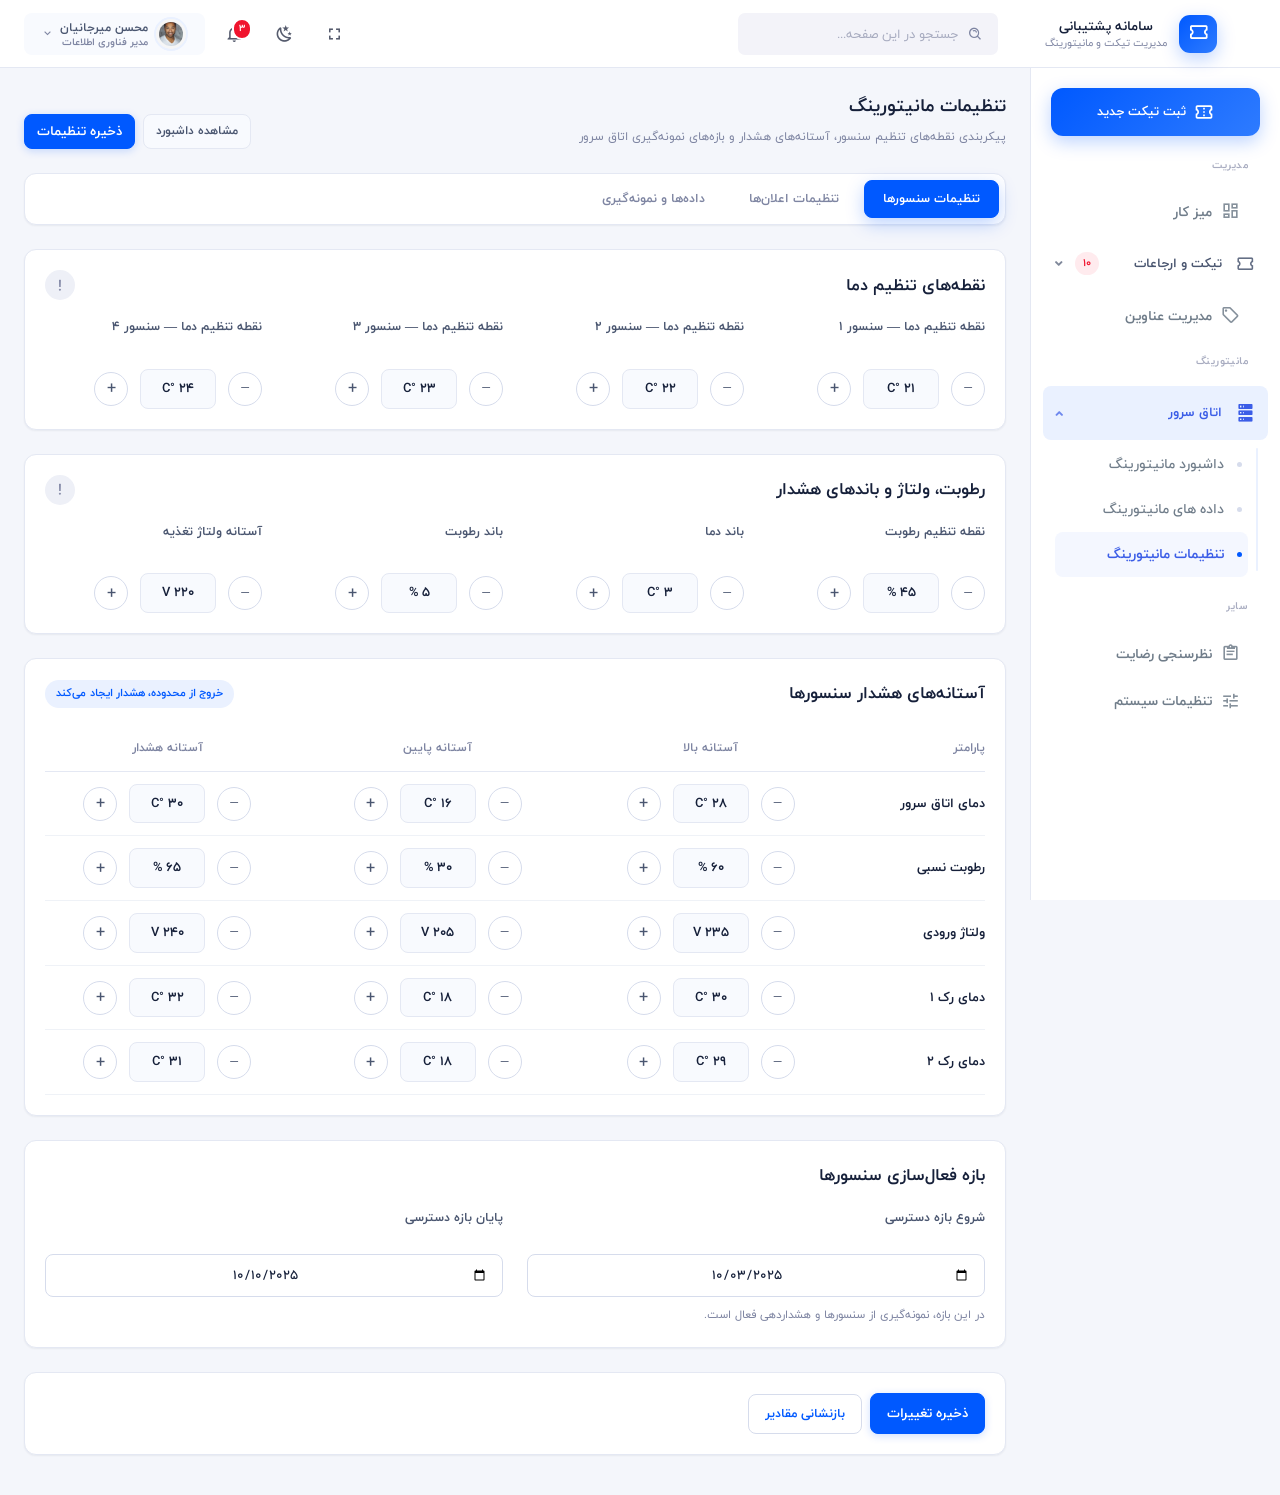
<file: monitoring-settings.html>
<!DOCTYPE html>
<html lang="fa" dir="rtl">

<head>
    <meta charset="utf-8">
    <meta name="viewport" content="width=device-width, initial-scale=1.0">
    <title>تنظیمات مانیتورینگ اتاق سرور | سامانه پشتیبانی</title>
    <meta name="description" content="پیکربندی سنسورها، آستانه های هشدار، قواعد اطلاع رسانی و بازه نمونه گیری سامانه مانیتورینگ.">
    <meta name="author" content="con.dev">
    <meta name="theme-color" content="#0059FF">

    <link rel="canonical" href="https://dashboard-2-puce.vercel.app/monitoring-settings.html">
    <meta name="robots" content="index, follow, max-image-preview:large, max-snippet:-1, max-video-preview:-1">

    <!-- Icons -->
    <link rel="icon" href="/favicon.ico" sizes="any">
    <link rel="icon" type="image/svg+xml" href="/favicon.svg">
    <link rel="icon" type="image/png" sizes="48x48" href="/assets/images/favicon-48x48.png">
    <link rel="icon" type="image/png" sizes="96x96" href="/assets/images/favicon-96x96.png">
    <link rel="icon" type="image/png" sizes="192x192" href="/assets/images/favicon-192x192.png">
    <link rel="apple-touch-icon" sizes="180x180" href="/apple-touch-icon.png">
    <link rel="manifest" href="/site.webmanifest">

    <!-- Open Graph -->
    <meta property="og:type" content="website">
    <meta property="og:site_name" content="سامانه پشتیبانی">
    <meta property="og:locale" content="fa_IR">
    <meta property="og:url" content="https://dashboard-2-puce.vercel.app/monitoring-settings.html">
    <meta property="og:title" content="تنظیمات مانیتورینگ اتاق سرور | سامانه پشتیبانی">
    <meta property="og:description" content="پیکربندی سنسورها، آستانه های هشدار، قواعد اطلاع رسانی و بازه نمونه گیری سامانه مانیتورینگ.">
    <meta property="og:image" content="https://dashboard-2-puce.vercel.app/assets/images/og-monitoring-settings.png">
    <meta property="og:image:width" content="1200">
    <meta property="og:image:height" content="630">
    <meta property="og:image:alt" content="کارت سامانه پشتیبانی: صفحه تنظیمات مانیتورینگ">

    <!-- Twitter -->
    <meta name="twitter:card" content="summary_large_image">
    <meta name="twitter:title" content="تنظیمات مانیتورینگ اتاق سرور | سامانه پشتیبانی">
    <meta name="twitter:description" content="پیکربندی سنسورها، آستانه های هشدار، قواعد اطلاع رسانی و بازه نمونه گیری سامانه مانیتورینگ.">
    <meta name="twitter:image" content="https://dashboard-2-puce.vercel.app/assets/images/og-monitoring-settings.png">
    <meta name="twitter:image:alt" content="کارت سامانه پشتیبانی: صفحه تنظیمات مانیتورینگ">

    <!-- Structured data -->
    <script type="application/ld+json">
    {
      "@context": "https://schema.org",
      "@graph": [
        {
          "@type": "WebSite",
          "@id": "https://dashboard-2-puce.vercel.app/#website",
          "url": "https://dashboard-2-puce.vercel.app/",
          "name": "سامانه پشتیبانی",
          "alternateName": "سامانه مدیریت تیکت و مانیتورینگ",
          "inLanguage": "fa-IR",
          "publisher": {
            "@id": "https://dashboard-2-puce.vercel.app/#organization"
          }
        },
        {
          "@type": "Organization",
          "@id": "https://dashboard-2-puce.vercel.app/#organization",
          "name": "سامانه پشتیبانی",
          "url": "https://dashboard-2-puce.vercel.app/",
          "logo": {
            "@type": "ImageObject",
            "url": "https://dashboard-2-puce.vercel.app/assets/images/favicon-512x512.png",
            "width": 512,
            "height": 512
          },
          "sameAs": [
            "https://www.instagram.com/con.dev",
            "https://cv.condev.ir/#/fa"
          ]
        },
        {
          "@type": "WebPage",
          "@id": "https://dashboard-2-puce.vercel.app/monitoring-settings.html#webpage",
          "url": "https://dashboard-2-puce.vercel.app/monitoring-settings.html",
          "name": "تنظیمات مانیتورینگ اتاق سرور | سامانه پشتیبانی",
          "description": "پیکربندی سنسورها، آستانه های هشدار، قواعد اطلاع رسانی و بازه نمونه گیری سامانه مانیتورینگ.",
          "inLanguage": "fa-IR",
          "isPartOf": {
            "@id": "https://dashboard-2-puce.vercel.app/#website"
          },
          "primaryImageOfPage": {
            "@type": "ImageObject",
            "url": "https://dashboard-2-puce.vercel.app/assets/images/og-monitoring-settings.png"
          },
          "breadcrumb": {
            "@id": "https://dashboard-2-puce.vercel.app/monitoring-settings.html#breadcrumb"
          }
        },
        {
          "@type": "BreadcrumbList",
          "@id": "https://dashboard-2-puce.vercel.app/monitoring-settings.html#breadcrumb",
          "itemListElement": [
            {
              "@type": "ListItem",
              "position": 1,
              "name": "داشبورد",
              "item": "https://dashboard-2-puce.vercel.app/"
            },
            {
              "@type": "ListItem",
              "position": 2,
              "name": "تنظیمات مانیتورینگ"
            }
          ]
        }
      ]
    }
    </script>


    <script>
        /* انتخاب طرح پیش از رندر شدن صفحه تا پرش رنگ (flash) نداشته باشیم */
        (function () {
            var dark = false;
            try { dark = localStorage.getItem('db-theme') === 'dark'; } catch (e) {}
            document.write('<link href="assets/css/' + (dark ? 'bootstrap-dark.min.css' : 'bootstrap.min.css') + '" id="bootstrap-style" rel="stylesheet" type="text/css">');
            document.write('<link href="assets/css/' + (dark ? 'app-dark.css' : 'app.css') + '" id="app-style" rel="stylesheet" type="text/css">');
        })();
    </script>

    <link href="assets/css/icons.css" rel="stylesheet" type="text/css">
    <link href="assets/css/theme.css" rel="stylesheet" type="text/css">
</head>

<body data-layout="vertical" data-topbar="light" data-mobile-nav="on" class="page-monitoring-settings">

    <!-- ناوبری پایین صفحه در حالت موبایل -->
    <nav class="navigation-bottom mobile-display" aria-label="ناوبری موبایل">
        <a class="nav-btm-item" href="/"><i class="mdi mdi-view-dashboard-outline"></i><span>میز کار</span></a>
        <a class="nav-btm-item" href="tickets.html"><i class="mdi mdi-ticket-outline"></i><span>تیکت ها</span></a>
        <a class="nav-btm-item" href="monitoring.html"><i class="mdi mdi-server"></i><span>مانیتورینگ</span></a>
        <a class="nav-btm-item" href="subjects.html"><i class="mdi mdi-tag-outline"></i><span>عناوین</span></a>
        <a class="nav-btm-item" href="settings.html"><i class="mdi mdi-tune"></i><span>تنظیمات</span></a>
    </nav>
    <div class="navigation-plus mobile-display">
        <a href="ticket-new.html" title="ثبت تیکت جدید" aria-label="ثبت تیکت جدید">
            <svg viewBox="0 0 24 24"><path fill="currentColor" d="M17,13H13V17H11V13H7V11H11V7H13V11H17M12,2A10,10 0 0,0 2,12A10,10 0 0,0 12,22A10,10 0 0,0 22,12A10,10 0 0,0 12,2Z"/></svg>
        </a>
    </div>

    <div class="container-fluid">
        <!-- Begin page -->
        <div id="layout-wrapper">

            <!-- ========== Topbar ========== -->
            <header id="page-topbar">
                <div class="navbar-header">

                    <div class="topbar-side topbar-side-start">
                        <div class="navbar-brand-box">
                            <a href="/" class="brand-link">
                                <span class="brand-mark"><i class="mdi mdi-ticket-outline"></i></span>
                                <span class="brand-text">
                                    <strong>سامانه پشتیبانی</strong>
                                    <small>مدیریت تیکت و مانیتورینگ</small>
                                </span>
                            </a>
                        </div>

                        <button type="button" class="btn header-item noti-icon" id="vertical-menu-btn"
                            aria-label="باز و بسته کردن منو">
                            <i class="fa fa-fw fa-bars"></i>
                        </button>

                        <form class="app-search d-none d-lg-inline-block" role="search" onsubmit="return false;">
                            <div class="position-relative">
                                <input type="text" class="form-control" placeholder="جستجو در این صفحه..."
                                    aria-label="جستجو" autocomplete="off">
                                <span class="bx bx-search-alt"></span>
                            </div>
                        </form>
                    </div>

                    <div class="topbar-side topbar-side-end">
                        <h3 class="topbar-page-title d-lg-none">تنظیمات مانیتورینگ</h3>

                        <button type="button" class="btn header-item noti-icon d-lg-none" data-search-toggle
                            aria-label="جستجو">
                            <i class="mdi mdi-magnify"></i>
                        </button>



                        <button type="button" class="btn header-item noti-icon d-none d-lg-inline-flex"
                            data-toggle="fullscreen" aria-label="تمام صفحه">
                            <i class="mdi mdi-fullscreen"></i>
                        </button>

                        <button type="button" class="btn header-item noti-icon" id="theme-toggle"
                            aria-label="تغییر طرح روشن و تیره" title="تغییر طرح روشن و تیره">
                            <i class="mdi mdi-weather-night"></i>
                        </button>

                        <div class="dropdown d-inline-block">
                            <button type="button" class="btn header-item noti-icon waves-effect"
                                id="page-header-notifications-dropdown" data-toggle="dropdown" aria-haspopup="true"
                                aria-expanded="false" aria-label="اعلان ها">
                                <i class="mdi mdi-bell-outline"></i>
                                <span class="badge badge-danger badge-pill">۳</span>
                            </button>
                            <div class="dropdown-menu dropdown-menu-lg dropdown-menu-right p-0"
                                aria-labelledby="page-header-notifications-dropdown">
                                <div class="p-3">
                                    <div class="row align-items-center">
                                        <div class="col">
                                            <h6 class="m-0">اعلان ها</h6>
                                        </div>
                                        <div class="col-auto">
                                            <a href="tickets.html" class="small">مشاهده همه</a>
                                        </div>
                                    </div>
                                </div>
                                <div data-simplebar style="max-height: 280px;">
                                    <a href="tickets.html" class="text-reset notification-item">
                                        <div class="media">
                                            <div class="avatar-xs mr-3">
                                                <span class="avatar-title bg-primary rounded-circle font-size-16">
                                                    <i class="mdi mdi-ticket-outline"></i>
                                                </span>
                                            </div>
                                            <div class="media-body">
                                                <h6 class="mt-0 mb-1">تیکت جدید #۳۱۹۹۲ ثبت شد</h6>
                                                <div class="font-size-12 text-muted">
                                                    <p class="mb-1">نصب نرم‌افزار حسابداری روی سیستم واحد مالی</p>
                                                    <p class="mb-0"><i class="mdi mdi-clock-outline"></i> ۴ دقیقه پیش</p>
                                                </div>
                                            </div>
                                        </div>
                                    </a>
                                    <a href="referrals.html" class="text-reset notification-item">
                                        <div class="media">
                                            <img src="assets/images/users/avatar-6.jpg" class="mr-3 rounded-circle avatar-xs"
                                                alt="تصویر کاربر">
                                            <div class="media-body">
                                                <h6 class="mt-0 mb-1">تیکت #۳۱۹۵۸ به شما ارجاع شد</h6>
                                                <div class="font-size-12 text-muted">
                                                    <p class="mb-1">سارا احمدی درخواست بررسی قطعی شبکه را ارجاع داد</p>
                                                    <p class="mb-0"><i class="mdi mdi-clock-outline"></i> ۳۲ دقیقه پیش</p>
                                                </div>
                                            </div>
                                        </div>
                                    </a>
                                    <a href="monitoring.html" class="text-reset notification-item">
                                        <div class="media">
                                            <div class="avatar-xs mr-3">
                                                <span class="avatar-title bg-danger rounded-circle font-size-16">
                                                    <i class="mdi mdi-alert-outline"></i>
                                                </span>
                                            </div>
                                            <div class="media-body">
                                                <h6 class="mt-0 mb-1">هشدار دمای رک ۳</h6>
                                                <div class="font-size-12 text-muted">
                                                    <p class="mb-1">دمای رک از آستانه تعیین‌شده عبور کرد (۳۱.۴ درجه)</p>
                                                    <p class="mb-0"><i class="mdi mdi-clock-outline"></i> ۱ ساعت پیش</p>
                                                </div>
                                            </div>
                                        </div>
                                    </a>
                                    <a href="tickets.html" class="text-reset notification-item">
                                        <div class="media">
                                            <img src="assets/images/users/avatar-4.jpg" class="mr-3 rounded-circle avatar-xs"
                                                alt="تصویر کاربر">
                                            <div class="media-body">
                                                <h6 class="mt-0 mb-1">تیکت #۳۱۸۷۰ بسته شد</h6>
                                                <div class="font-size-12 text-muted">
                                                    <p class="mb-1">رضا کریمی مشکل پیکربندی صندوق پست الکترونیک را بست</p>
                                                    <p class="mb-0"><i class="mdi mdi-clock-outline"></i> ۲ ساعت پیش</p>
                                                </div>
                                            </div>
                                        </div>
                                    </a>
                                </div>
                                <div class="p-2 border-top">
                                    <a class="btn btn-sm btn-link font-size-14 btn-block text-center"
                                        href="tickets.html">
                                        <i class="mdi mdi-arrow-right-circle mr-1"></i> مشاهده همه اعلان ها
                                    </a>
                                </div>
                            </div>
                        </div>

                        <div class="dropdown d-inline-block">
                            <button type="button" class="btn header-item waves-effect user-chip"
                                id="page-header-user-dropdown" data-toggle="dropdown" aria-haspopup="true"
                                aria-expanded="false">
                                <img class="rounded-circle header-profile-user" src="assets/images/users/avatar-2.jpg"
                                    alt="تصویر کاربر">
                                <span class="user-chip-meta">
                                    <span class="user-name">محسن میرجانیان</span>
                                    <span class="user-role">مدیر فناوری اطلاعات</span>
                                </span>
                                <i class="mdi mdi-chevron-down d-none d-lg-inline-block gray-color"></i>
                            </button>
                            <div class="dropdown-menu dropdown-menu-right">
                                <a class="dropdown-item" href="https://www.instagram.com/con.dev" target="_blank" rel="noopener">
                                    <i class="bx bx-user font-size-16 align-middle mr-1"></i> پروفایل</a>
                                <a class="dropdown-item" href="tickets.html">
                                    <i class="bx bx-message font-size-16 align-middle mr-1"></i> پیام ها</a>
                                <a class="dropdown-item" href="settings.html">
                                    <i class="bx bx-wrench font-size-16 align-middle mr-1"></i> تنظیمات</a>
                                <div class="dropdown-divider"></div>
                                <a class="dropdown-item" href="https://cv.condev.ir/#/fa" target="_blank" rel="noopener">
                                    <i class="bx bx-lock-open font-size-16 align-middle mr-1"></i> تغییر رمز عبور</a>
                            </div>
                        </div>
                    </div>

                </div>
            </header>


                        <!-- ========== Left Sidebar Start ========== -->
            <div class="vertical-menu overflow-hidden">
                <div class="sidebar-scroll" data-simplebar>
                    <div class="sidebar-cta">
                        <a href="ticket-new.html" class="btn-submit-ticket">
                            <svg viewBox="0 0 24 24"><path fill="currentColor" d="M22 10V6C22 4.89 21.1 4 20 4H4C2.9 4 2 4.89 2 6V10C3.11 10 4 10.9 4 12S3.11 14 2 14V18C2 19.1 2.9 20 4 20H20C21.1 20 22 19.1 22 18V14C20.9 14 20 13.1 20 12S20.9 10 22 10M20 8.54C18.81 9.23 18 10.53 18 12S18.81 14.77 20 15.46V18H4V15.46C5.19 14.77 6 13.47 6 12C6 10.5 5.2 9.23 4 8.54L4 6H20V8.54M11 15H13V17H11M11 11H13V13H11M11 7H13V9H11Z"/></svg>
                            ثبت تیکت جدید
                        </a>
                    </div>

                    <div id="sidebar-menu">
                        <ul class="dash-menu">
                            <li class="menu-title">مدیریت</li>

                            <li class="nav-item">
                                <a class="nav-link" href="/">
                                    <i class="mdi mdi-view-dashboard-outline"></i>
                                    <span class="nav-label">میز کار</span>
                                </a>
                            </li>

                            <li class="nav-item has-children">
                                <button type="button" class="nav-link nav-toggle" aria-expanded="false">
                                    <i class="mdi mdi-ticket-outline"></i>
                                    <span class="nav-label">تیکت و ارجاعات</span>
                                    <span class="nav-badge">۱۰</span>
                                    <i class="fa fa-angle-down nav-arrow"></i>
                                </button>
                                <ul class="nav-sub">
                                    <li><a href="tickets.html">لیست تیکت ها</a></li>
                                    <li><a href="ticket-new.html">ثبت تیکت جدید</a></li>
                                    <li><a href="referrals.html">ارجاع تیکت</a></li>
                                </ul>
                            </li>

                            <li class="nav-item">
                                <a class="nav-link" href="subjects.html">
                                    <i class="mdi mdi-tag-outline"></i>
                                    <span class="nav-label">مدیریت عناوین</span>
                                </a>
                            </li>

                            <li class="menu-title">مانیتورینگ</li>

                            <li class="nav-item has-children">
                                <button type="button" class="nav-link nav-toggle" aria-expanded="false">
                                    <i class="mdi mdi-server"></i>
                                    <span class="nav-label">اتاق سرور</span>
                                    <i class="fa fa-angle-down nav-arrow"></i>
                                </button>
                                <ul class="nav-sub">
                                    <li><a href="monitoring.html">داشبورد مانیتورینگ</a></li>
                                    <li><a href="monitoring-data.html">داده های مانیتورینگ</a></li>
                                    <li><a href="monitoring-settings.html">تنظیمات مانیتورینگ</a></li>
                                </ul>
                            </li>

                            <li class="menu-title">سایر</li>

                            <li class="nav-item">
                                <a class="nav-link" href="survey.html">
                                    <i class="mdi mdi-clipboard-text-outline"></i>
                                    <span class="nav-label">نظرسنجی رضایت</span>
                                </a>
                            </li>

                            <li class="nav-item">
                                <a class="nav-link" href="settings.html">
                                    <i class="mdi mdi-tune"></i>
                                    <span class="nav-label">تنظیمات سیستم</span>
                                </a>
                            </li>
                        </ul>

                </div>
            </div>
            </div>
            <!-- Left Sidebar End -->


            <!-- ============================================================== -->
            <!-- Start right Content here -->
            <!-- ============================================================== -->
            <div class="main-content">

                <section class="page-content">

            <div class="page-head">
                <div>
                    <h4 class="page-title">تنظیمات مانیتورینگ</h4>
                    <p class="page-subtitle">پیکربندی نقطه‌های تنظیم سنسور، آستانه‌های هشدار و بازه‌های نمونه‌گیری اتاق سرور</p>
                </div>
                <div class="page-head-actions">
                    <a href="monitoring.html" class="btn btn-sm btn-light">مشاهده داشبورد</a>
                    <a class="btn btn-sm btn-primary" href="https://www.instagram.com/con.dev" target="_blank" rel="noopener">ذخیره تنظیمات</a>
                </div>
            </div>

            <div class="w-100 Button_Container" data-views=".setting-view">
                <div class="p-4">
                    <button type="button" class="btn Pointer selectedButton" data-target="#view-sensors">تنظیمات سنسورها</button>
                    <button type="button" class="btn Pointer" data-target="#view-notify">تنظیمات اعلان‌ها</button>
                    <button type="button" class="btn Pointer" data-target="#view-sampling">داده‌ها و نمونه‌گیری</button>
                </div>
            </div>

            <section class="setting-view" id="view-sensors">

                <div class="card">
                    <div class="card-body">
                        <div class="card-head">
                            <h5 class="mb-0">نقطه‌های تنظیم دما</h5>
                            <button type="button" class="btn btn-sm btn-light ShowMessageError" data-toggle="tooltip"
                                data-placement="left" title="محدوده پیشنهادی دمای اتاق سرور ۱۸ تا ۲۵ درجه سانتی‌گراد است">!</button>
                        </div>
                        <div class="row">
                            <div class="col-sm-6 col-lg-3">
                                <label>نقطه تنظیم دما — سنسور ۱</label>
                                <div class="counter-widget" data-counter data-min="18" data-max="30" data-step="1" data-unit="°C">
                                    <button type="button" class="counter-btn minus">−</button>
                                    <span class="counter-value">۲۱ °C</span>
                                    <button type="button" class="counter-btn plus">+</button>
                                </div>
                            </div>
                            <div class="col-sm-6 col-lg-3">
                                <label>نقطه تنظیم دما — سنسور ۲</label>
                                <div class="counter-widget" data-counter data-min="18" data-max="30" data-step="1" data-unit="°C">
                                    <button type="button" class="counter-btn minus">−</button>
                                    <span class="counter-value">۲۲ °C</span>
                                    <button type="button" class="counter-btn plus">+</button>
                                </div>
                            </div>
                            <div class="col-sm-6 col-lg-3">
                                <label>نقطه تنظیم دما — سنسور ۳</label>
                                <div class="counter-widget" data-counter data-min="18" data-max="30" data-step="1" data-unit="°C">
                                    <button type="button" class="counter-btn minus">−</button>
                                    <span class="counter-value">۲۳ °C</span>
                                    <button type="button" class="counter-btn plus">+</button>
                                </div>
                            </div>
                            <div class="col-sm-6 col-lg-3">
                                <label>نقطه تنظیم دما — سنسور ۴</label>
                                <div class="counter-widget" data-counter data-min="18" data-max="30" data-step="1" data-unit="°C">
                                    <button type="button" class="counter-btn minus">−</button>
                                    <span class="counter-value">۲۴ °C</span>
                                    <button type="button" class="counter-btn plus">+</button>
                                </div>
                            </div>
                        </div>
                    </div>
                </div>

                <div class="card">
                    <div class="card-body">
                        <div class="card-head">
                            <h5 class="mb-0">رطوبت، ولتاژ و باند‌های هشدار</h5>
                            <button type="button" class="btn btn-sm btn-light ShowMessageError" data-toggle="tooltip"
                                data-placement="left" title="ولتاژ ورودی مجاز ۲۰۵ تا ۲۳۵ ولت و رطوبت مطلوب ۳۰ تا ۶۰ درصد است">!</button>
                        </div>
                        <div class="row">
                            <div class="col-sm-6 col-lg-3">
                                <label>نقطه تنظیم رطوبت</label>
                                <div class="counter-widget" data-counter data-min="30" data-max="60" data-step="1" data-unit="%">
                                    <button type="button" class="counter-btn minus">−</button>
                                    <span class="counter-value">۴۵ %</span>
                                    <button type="button" class="counter-btn plus">+</button>
                                </div>
                            </div>
                            <div class="col-sm-6 col-lg-3">
                                <label>باند دما</label>
                                <div class="counter-widget" data-counter data-min="1" data-max="10" data-step="1" data-unit="°C">
                                    <button type="button" class="counter-btn minus">−</button>
                                    <span class="counter-value">۳ °C</span>
                                    <button type="button" class="counter-btn plus">+</button>
                                </div>
                            </div>
                            <div class="col-sm-6 col-lg-3">
                                <label>باند رطوبت</label>
                                <div class="counter-widget" data-counter data-min="1" data-max="10" data-step="1" data-unit="%">
                                    <button type="button" class="counter-btn minus">−</button>
                                    <span class="counter-value">۵ %</span>
                                    <button type="button" class="counter-btn plus">+</button>
                                </div>
                            </div>
                            <div class="col-sm-6 col-lg-3">
                                <label>آستانه ولتاژ تغذیه</label>
                                <div class="counter-widget" data-counter data-min="190" data-max="240" data-step="5" data-unit="V">
                                    <button type="button" class="counter-btn minus">−</button>
                                    <span class="counter-value">۲۲۰ V</span>
                                    <button type="button" class="counter-btn plus">+</button>
                                </div>
                            </div>
                        </div>
                    </div>
                </div>

                <div class="card">
                    <div class="card-body">
                        <div class="card-head">
                            <h5 class="mb-0">آستانه‌های هشدار سنسورها</h5>
                            <span class="badge badge-soft-primary">خروج از محدوده، هشدار ایجاد می‌کند</span>
                        </div>
                        <div class="table-responsive">
                            <table class="table table-hover">
                                <thead>
                                    <tr>
                                        <th scope="col">پارامتر</th>
                                        <th scope="col" class="text-center">آستانه بالا</th>
                                        <th scope="col" class="text-center">آستانه پایین</th>
                                        <th scope="col" class="text-center">آستانه هشدار</th>
                                    </tr>
                                </thead>
                                <tbody>
                                    <tr>
                                        <th scope="row">دمای اتاق سرور</th>
                                        <td class="text-center">
                                            <div class="counter-widget" data-counter data-min="10" data-max="45" data-step="1" data-unit="°C">
                                                <button type="button" class="counter-btn minus">−</button>
                                                <span class="counter-value">۲۸ °C</span>
                                                <button type="button" class="counter-btn plus">+</button>
                                            </div>
                                        </td>
                                        <td class="text-center">
                                            <div class="counter-widget" data-counter data-min="10" data-max="45" data-step="1" data-unit="°C">
                                                <button type="button" class="counter-btn minus">−</button>
                                                <span class="counter-value">۱۶ °C</span>
                                                <button type="button" class="counter-btn plus">+</button>
                                            </div>
                                        </td>
                                        <td class="text-center">
                                            <div class="counter-widget" data-counter data-min="10" data-max="45" data-step="1" data-unit="°C">
                                                <button type="button" class="counter-btn minus">−</button>
                                                <span class="counter-value">۳۰ °C</span>
                                                <button type="button" class="counter-btn plus">+</button>
                                            </div>
                                        </td>
                                    </tr>
                                    <tr>
                                        <th scope="row">رطوبت نسبی</th>
                                        <td class="text-center">
                                            <div class="counter-widget" data-counter data-min="20" data-max="80" data-step="1" data-unit="%">
                                                <button type="button" class="counter-btn minus">−</button>
                                                <span class="counter-value">۶۰ %</span>
                                                <button type="button" class="counter-btn plus">+</button>
                                            </div>
                                        </td>
                                        <td class="text-center">
                                            <div class="counter-widget" data-counter data-min="20" data-max="80" data-step="1" data-unit="%">
                                                <button type="button" class="counter-btn minus">−</button>
                                                <span class="counter-value">۳۰ %</span>
                                                <button type="button" class="counter-btn plus">+</button>
                                            </div>
                                        </td>
                                        <td class="text-center">
                                            <div class="counter-widget" data-counter data-min="20" data-max="80" data-step="1" data-unit="%">
                                                <button type="button" class="counter-btn minus">−</button>
                                                <span class="counter-value">۶۵ %</span>
                                                <button type="button" class="counter-btn plus">+</button>
                                            </div>
                                        </td>
                                    </tr>
                                    <tr>
                                        <th scope="row">ولتاژ ورودی</th>
                                        <td class="text-center">
                                            <div class="counter-widget" data-counter data-min="190" data-max="250" data-step="5" data-unit="V">
                                                <button type="button" class="counter-btn minus">−</button>
                                                <span class="counter-value">۲۳۵ V</span>
                                                <button type="button" class="counter-btn plus">+</button>
                                            </div>
                                        </td>
                                        <td class="text-center">
                                            <div class="counter-widget" data-counter data-min="190" data-max="250" data-step="5" data-unit="V">
                                                <button type="button" class="counter-btn minus">−</button>
                                                <span class="counter-value">۲۰۵ V</span>
                                                <button type="button" class="counter-btn plus">+</button>
                                            </div>
                                        </td>
                                        <td class="text-center">
                                            <div class="counter-widget" data-counter data-min="190" data-max="250" data-step="5" data-unit="V">
                                                <button type="button" class="counter-btn minus">−</button>
                                                <span class="counter-value">۲۴۰ V</span>
                                                <button type="button" class="counter-btn plus">+</button>
                                            </div>
                                        </td>
                                    </tr>
                                    <tr>
                                        <th scope="row">دمای رک ۱</th>
                                        <td class="text-center">
                                            <div class="counter-widget" data-counter data-min="10" data-max="45" data-step="1" data-unit="°C">
                                                <button type="button" class="counter-btn minus">−</button>
                                                <span class="counter-value">۳۰ °C</span>
                                                <button type="button" class="counter-btn plus">+</button>
                                            </div>
                                        </td>
                                        <td class="text-center">
                                            <div class="counter-widget" data-counter data-min="10" data-max="45" data-step="1" data-unit="°C">
                                                <button type="button" class="counter-btn minus">−</button>
                                                <span class="counter-value">۱۸ °C</span>
                                                <button type="button" class="counter-btn plus">+</button>
                                            </div>
                                        </td>
                                        <td class="text-center">
                                            <div class="counter-widget" data-counter data-min="10" data-max="45" data-step="1" data-unit="°C">
                                                <button type="button" class="counter-btn minus">−</button>
                                                <span class="counter-value">۳۲ °C</span>
                                                <button type="button" class="counter-btn plus">+</button>
                                            </div>
                                        </td>
                                    </tr>
                                    <tr>
                                        <th scope="row">دمای رک ۲</th>
                                        <td class="text-center">
                                            <div class="counter-widget" data-counter data-min="10" data-max="45" data-step="1" data-unit="°C">
                                                <button type="button" class="counter-btn minus">−</button>
                                                <span class="counter-value">۲۹ °C</span>
                                                <button type="button" class="counter-btn plus">+</button>
                                            </div>
                                        </td>
                                        <td class="text-center">
                                            <div class="counter-widget" data-counter data-min="10" data-max="45" data-step="1" data-unit="°C">
                                                <button type="button" class="counter-btn minus">−</button>
                                                <span class="counter-value">۱۸ °C</span>
                                                <button type="button" class="counter-btn plus">+</button>
                                            </div>
                                        </td>
                                        <td class="text-center">
                                            <div class="counter-widget" data-counter data-min="10" data-max="45" data-step="1" data-unit="°C">
                                                <button type="button" class="counter-btn minus">−</button>
                                                <span class="counter-value">۳۱ °C</span>
                                                <button type="button" class="counter-btn plus">+</button>
                                            </div>
                                        </td>
                                    </tr>
                                </tbody>
                            </table>
                        </div>
                    </div>
                </div>

                <div class="card">
                    <div class="card-body">
                        <div class="card-head">
                            <h5 class="mb-0">بازه فعال‌سازی سنسورها</h5>
                        </div>
                        <div class="row">
                            <div class="col-md-6 form-group">
                                <label for="access-start">شروع بازه دسترسی</label>
                                <input type="date" class="form-control Clock" id="access-start" value="2025-10-03">
                            </div>
                            <div class="col-md-6 form-group">
                                <label for="access-end">پایان بازه دسترسی</label>
                                <input type="date" class="form-control Clock" id="access-end" value="2025-10-10">
                            </div>
                        </div>
                        <p class="form-text mb-0">در این بازه، نمونه‌گیری از سنسورها و هشداردهی فعال است.</p>
                    </div>
                </div>

                <div class="card">
                    <div class="card-body btn-row">
                        <a class="btn btn-primary" href="https://cv.condev.ir/#/fa" target="_blank" rel="noopener">ذخیره تغییرات</a>
                        <a class="btn btn-outline-primary" href="https://www.instagram.com/con.dev" target="_blank" rel="noopener">بازنشانی مقادیر</a>
                    </div>
                </div>

            </section>

            <section class="setting-view" id="view-notify" style="display:none">

                <div class="card">
                    <div class="card-body">
                        <div class="settings-section">
                            <h5>اعلان‌های پیامکی</h5>
                            <div class="row">
                                <div class="col-md-6 form-group">
                                    <label for="sms-receiver">شماره گیرنده پیامک</label>
                                    <input type="tel" class="form-control" id="sms-receiver" value="09120001234" dir="ltr">
                                </div>
                                <div class="col-md-6 form-group">
                                    <label for="sms-level">سطح هشدارهای ارسالی</label>
                                    <select class="custom-select" id="sms-level">
                                        <option>فقط هشدارهای بحرانی</option>
                                        <option selected>هشدارهای مهم و بحرانی</option>
                                        <option>همه‌ی هشدارها</option>
                                    </select>
                                </div>
                                <div class="col-md-6 form-group">
                                    <label for="sms-interval">بازه ارسال</label>
                                    <select class="custom-select" id="sms-interval">
                                        <option selected>یک بار برای هر هشدار</option>
                                        <option>هر ۱۵ دقیقه</option>
                                        <option>هر ۳۰ دقیقه</option>
                                    </select>
                                </div>
                                <div class="col-md-6 form-group">
                                    <label for="sms-scope">شماره‌های گیرنده</label>
                                    <select class="custom-select" id="sms-scope">
                                        <option selected>شماره‌های سیستم پشتیبانی</option>
                                        <option>شماره‌های دستگاه</option>
                                        <option>هر دو نوع شماره</option>
                                    </select>
                                </div>
                            </div>
                            <div class="custom-control custom-switch form-group">
                                <input type="checkbox" class="custom-control-input" id="sms-enabled" checked>
                                <label class="custom-control-label" for="sms-enabled">ارسال پیامک فعال است</label>
                            </div>
                            <a class="btn btn-primary" href="https://cv.condev.ir/#/fa" target="_blank" rel="noopener">ذخیره تنظیمات پیامک</a>
                        </div>

                        <div class="settings-section mt-4 pt-4 border-top">
                            <h5>اعلان‌های پست الکترونیک</h5>
                            <div class="row">
                                <div class="col-md-6 form-group">
                                    <label for="mail-to">آدرس گیرنده گزارش</label>
                                    <input type="email" class="form-control" id="mail-to" value="it-support@aftab.local" dir="ltr">
                                </div>
                                <div class="col-md-6 form-group">
                                    <label for="mail-format">فرمت گزارش</label>
                                    <select class="custom-select" id="mail-format">
                                        <option selected>خلاصه روزانه</option>
                                        <option>خلاصه و جزئیات</option>
                                        <option>جزئیات کامل</option>
                                    </select>
                                </div>
                                <div class="col-md-6 form-group">
                                    <label for="mail-time">زمان ارسال گزارش روزانه</label>
                                    <select class="custom-select" id="mail-time">
                                        <option selected>۰۸:۰۰ صبح</option>
                                        <option>۱۲:۰۰ ظهر</option>
                                        <option>۱۷:۰۰ عصر</option>
                                    </select>
                                </div>
                                <div class="col-md-6 form-group">
                                    <label for="mail-cc">گیرنده گزارش هفتگی</label>
                                    <select class="custom-select" id="mail-cc">
                                        <option selected>مدیر فناوری اطلاعات</option>
                                        <option>مدیر فنی و مهندسی</option>
                                        <option>بدون کپی</option>
                                    </select>
                                </div>
                            </div>
                            <div class="custom-control custom-switch form-group">
                                <input type="checkbox" class="custom-control-input" id="mail-enabled" checked>
                                <label class="custom-control-label" for="mail-enabled">ارسال ایمیل فعال است</label>
                            </div>
                            <a class="btn btn-primary" href="https://www.instagram.com/con.dev" target="_blank" rel="noopener">ذخیره تنظیمات ایمیل</a>
                        </div>
                    </div>
                </div>

            </section>

            <section class="setting-view" id="view-sampling" style="display:none">

                <div class="card">
                    <div class="card-body">
                        <div class="card-head">
                            <h5 class="mb-0">بازه‌های نمونه‌گیری و گزارش‌دهی</h5>
                            <span class="badge badge-soft-info">سنسورهای اتاق سرور</span>
                        </div>
                        <div class="row">
                            <div class="col-sm-6 col-lg-3">
                                <label>فاصله نمونه‌گیری</label>
                                <div class="counter-widget" data-counter data-min="1" data-max="30" data-step="1" data-unit="دقیقه">
                                    <button type="button" class="counter-btn minus">−</button>
                                    <span class="counter-value">۵ دقیقه</span>
                                    <button type="button" class="counter-btn plus">+</button>
                                </div>
                            </div>
                            <div class="col-sm-6 col-lg-3">
                                <label>فاصله گزارش‌دهی</label>
                                <div class="counter-widget" data-counter data-min="5" data-max="60" data-step="5" data-unit="دقیقه">
                                    <button type="button" class="counter-btn minus">−</button>
                                    <span class="counter-value">۱۵ دقیقه</span>
                                    <button type="button" class="counter-btn plus">+</button>
                                </div>
                            </div>
                            <div class="col-sm-6 col-lg-3">
                                <label>تأخیر اتصال مجدد بعد از قطعی</label>
                                <div class="counter-widget" data-counter data-min="5" data-max="300" data-step="5" data-unit="ثانیه">
                                    <button type="button" class="counter-btn minus">−</button>
                                    <span class="counter-value">۳۰ ثانیه</span>
                                    <button type="button" class="counter-btn plus">+</button>
                                </div>
                            </div>
                            <div class="col-sm-6 col-lg-3">
                                <label>حجم هر بارسال داده</label>
                                <div class="counter-widget" data-counter data-min="50" data-max="1000" data-step="50" data-unit="داده">
                                    <button type="button" class="counter-btn minus">−</button>
                                    <span class="counter-value">۵۰۰ داده</span>
                                    <button type="button" class="counter-btn plus">+</button>
                                </div>
                            </div>
                        </div>
                    </div>
                </div>

                <div class="card">
                    <div class="card-body">
                        <div class="settings-section">
                            <h5>مدیریت داده</h5>
                            <div class="row">
                                <div class="col-md-6 form-group">
                                    <label for="data-retention">بازه نگهداری داده</label>
                                    <select class="custom-select" id="data-retention">
                                        <option>۷ روز</option>
                                        <option selected>۳۰ روز</option>
                                        <option>۹۰ روز</option>
                                        <option>یک سال</option>
                                    </select>
                                </div>
                                <div class="col-md-6 form-group">
                                    <label for="data-source">منبع داده</label>
                                    <select class="custom-select" id="data-source">
                                        <option selected>سنسورهای اتاق سرور</option>
                                        <option>کلاینت‌های تحت مدیریت</option>
                                        <option>هر دو منبع</option>
                                    </select>
                                </div>
                            </div>
                            <div class="custom-control custom-switch form-group">
                                <input type="checkbox" class="custom-control-input" id="raw-data" checked>
                                <label class="custom-control-label" for="raw-data">ذخیره‌سازی داده‌های خام</label>
                            </div>
                            <div class="btn-row">
                                <a class="btn btn-primary" href="https://cv.condev.ir/#/fa" target="_blank" rel="noopener">تنظیم ساعت دستگاه</a>
                                <a class="btn btn-light" href="https://www.instagram.com/con.dev" target="_blank" rel="noopener">خروجی‌گیری داده‌ها</a>
                            </div>
                        </div>
                    </div>
                </div>

            </section>

                </section>

            </div>
            <!-- end main content-->

        </div>
        <!-- END layout-wrapper -->

    </div>
    <!-- end container-fluid -->


    <!-- JAVASCRIPT -->
    <script src="assets/libs/jquery/jquery.min.js"></script>
    <script src="assets/libs/bootstrap/js/bootstrap.bundle.min.js"></script>
    <script src="assets/libs/simplebar/simplebar.min.js"></script>
    <script src="assets/libs/node-waves/waves.min.js"></script>
    <script src="assets/js/pages/monitoring.js"></script>
    <script src="assets/js/app.js"></script>
    <script src="assets/js/dashboard-ui.js"></script>
</body>

</html>
</file>
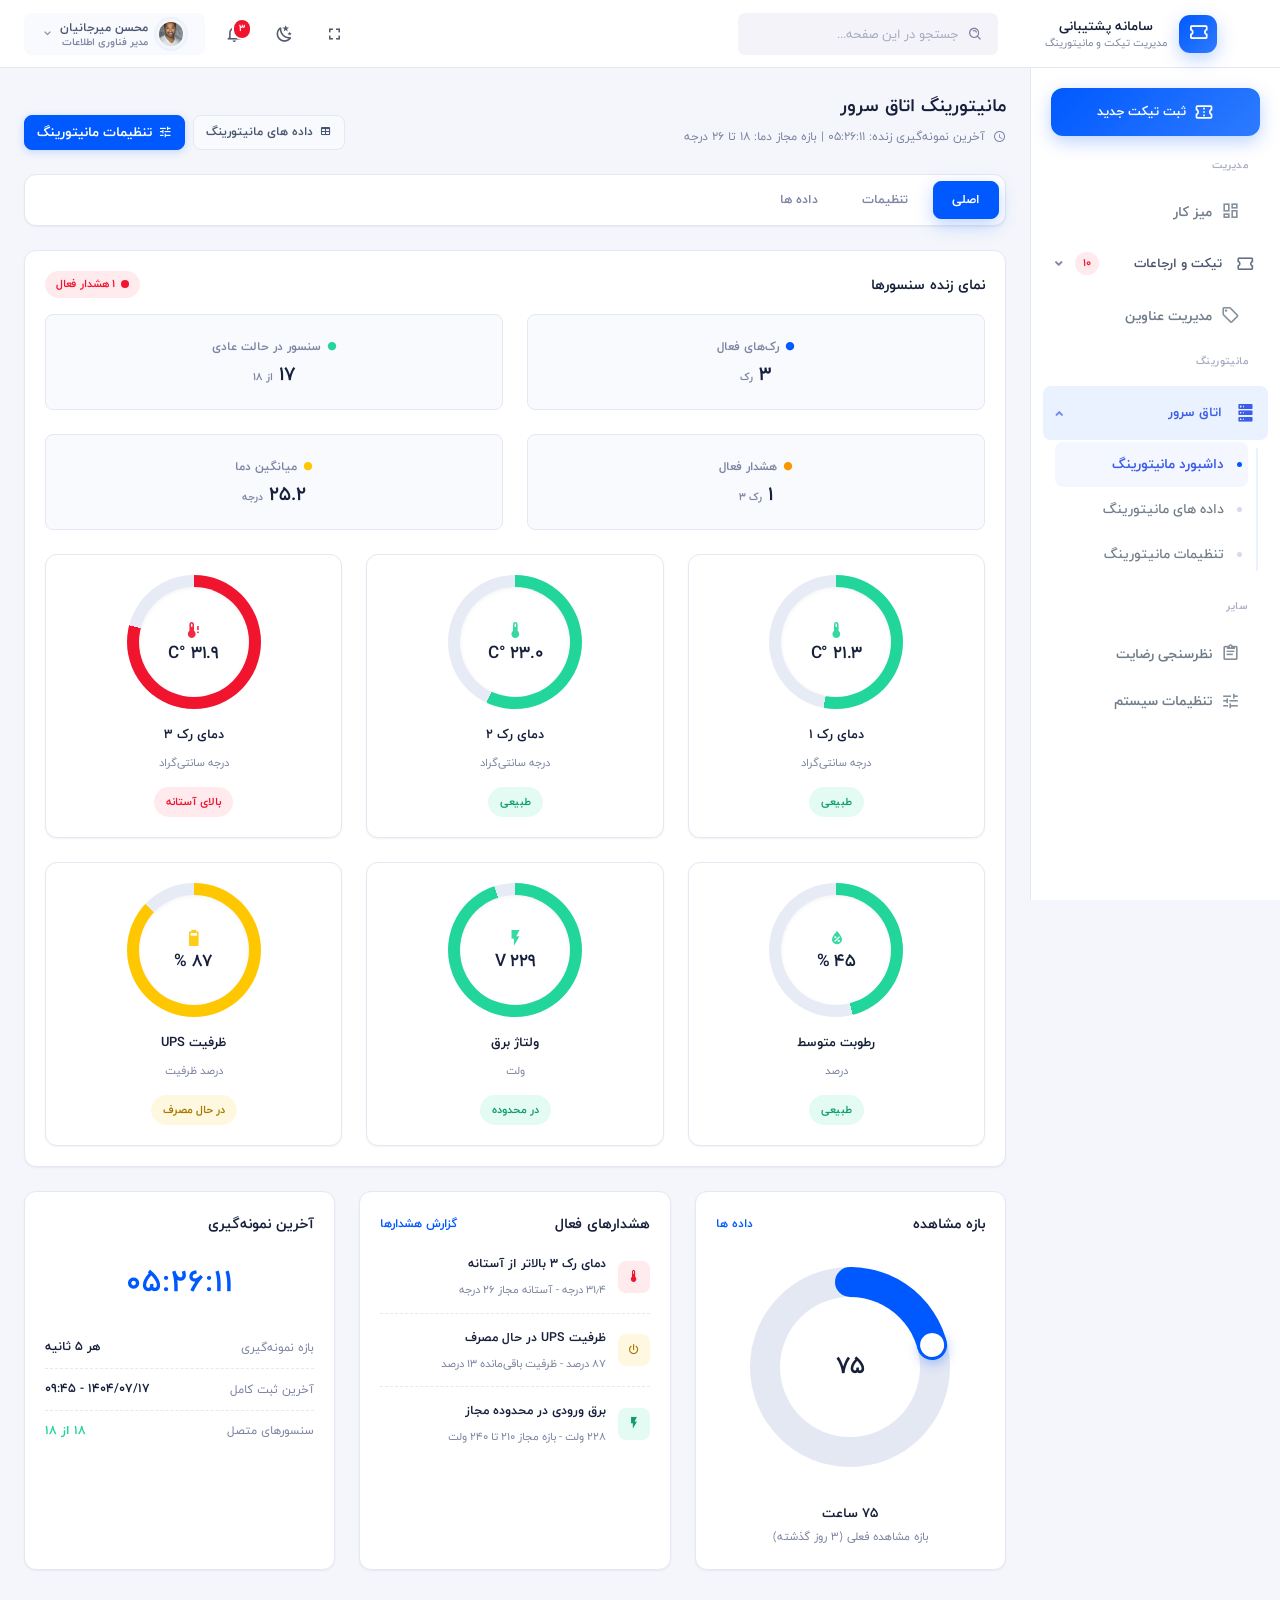
<file: monitoring.html>
<!DOCTYPE html>
<html lang="fa" dir="rtl">

<head>
    <meta charset="utf-8">
    <meta name="viewport" content="width=device-width, initial-scale=1.0">
    <title>مانیتورینگ اتاق سرور | سامانه پشتیبانی</title>
    <meta name="description" content="پایش زنده دما، رطوبت، برق و وضعیت تجهیزات اتاق سرور به همراه شاخص های هشدار و گزارش رویدادها.">
    <meta name="author" content="con.dev">
    <meta name="theme-color" content="#0059FF">

    <link rel="canonical" href="https://dashboard-2-puce.vercel.app/monitoring.html">
    <meta name="robots" content="index, follow, max-image-preview:large, max-snippet:-1, max-video-preview:-1">

    <!-- Icons -->
    <link rel="icon" href="/favicon.ico" sizes="any">
    <link rel="icon" type="image/svg+xml" href="/favicon.svg">
    <link rel="icon" type="image/png" sizes="48x48" href="/assets/images/favicon-48x48.png">
    <link rel="icon" type="image/png" sizes="96x96" href="/assets/images/favicon-96x96.png">
    <link rel="icon" type="image/png" sizes="192x192" href="/assets/images/favicon-192x192.png">
    <link rel="apple-touch-icon" sizes="180x180" href="/apple-touch-icon.png">
    <link rel="manifest" href="/site.webmanifest">

    <!-- Open Graph -->
    <meta property="og:type" content="website">
    <meta property="og:site_name" content="سامانه پشتیبانی">
    <meta property="og:locale" content="fa_IR">
    <meta property="og:url" content="https://dashboard-2-puce.vercel.app/monitoring.html">
    <meta property="og:title" content="مانیتورینگ اتاق سرور | سامانه پشتیبانی">
    <meta property="og:description" content="پایش زنده دما، رطوبت، برق و وضعیت تجهیزات اتاق سرور به همراه شاخص های هشدار و گزارش رویدادها.">
    <meta property="og:image" content="https://dashboard-2-puce.vercel.app/assets/images/og-monitoring.png">
    <meta property="og:image:width" content="1200">
    <meta property="og:image:height" content="630">
    <meta property="og:image:alt" content="کارت سامانه پشتیبانی: صفحه مانیتورینگ اتاق سرور با گیج های سنسور">

    <!-- Twitter -->
    <meta name="twitter:card" content="summary_large_image">
    <meta name="twitter:title" content="مانیتورینگ اتاق سرور | سامانه پشتیبانی">
    <meta name="twitter:description" content="پایش زنده دما، رطوبت، برق و وضعیت تجهیزات اتاق سرور به همراه شاخص های هشدار و گزارش رویدادها.">
    <meta name="twitter:image" content="https://dashboard-2-puce.vercel.app/assets/images/og-monitoring.png">
    <meta name="twitter:image:alt" content="کارت سامانه پشتیبانی: صفحه مانیتورینگ اتاق سرور با گیج های سنسور">

    <!-- Structured data -->
    <script type="application/ld+json">
    {
      "@context": "https://schema.org",
      "@graph": [
        {
          "@type": "WebSite",
          "@id": "https://dashboard-2-puce.vercel.app/#website",
          "url": "https://dashboard-2-puce.vercel.app/",
          "name": "سامانه پشتیبانی",
          "alternateName": "سامانه مدیریت تیکت و مانیتورینگ",
          "inLanguage": "fa-IR",
          "publisher": {
            "@id": "https://dashboard-2-puce.vercel.app/#organization"
          }
        },
        {
          "@type": "Organization",
          "@id": "https://dashboard-2-puce.vercel.app/#organization",
          "name": "سامانه پشتیبانی",
          "url": "https://dashboard-2-puce.vercel.app/",
          "logo": {
            "@type": "ImageObject",
            "url": "https://dashboard-2-puce.vercel.app/assets/images/favicon-512x512.png",
            "width": 512,
            "height": 512
          },
          "sameAs": [
            "https://www.instagram.com/con.dev",
            "https://cv.condev.ir/#/fa"
          ]
        },
        {
          "@type": "WebPage",
          "@id": "https://dashboard-2-puce.vercel.app/monitoring.html#webpage",
          "url": "https://dashboard-2-puce.vercel.app/monitoring.html",
          "name": "مانیتورینگ اتاق سرور | سامانه پشتیبانی",
          "description": "پایش زنده دما، رطوبت، برق و وضعیت تجهیزات اتاق سرور به همراه شاخص های هشدار و گزارش رویدادها.",
          "inLanguage": "fa-IR",
          "isPartOf": {
            "@id": "https://dashboard-2-puce.vercel.app/#website"
          },
          "primaryImageOfPage": {
            "@type": "ImageObject",
            "url": "https://dashboard-2-puce.vercel.app/assets/images/og-monitoring.png"
          },
          "breadcrumb": {
            "@id": "https://dashboard-2-puce.vercel.app/monitoring.html#breadcrumb"
          }
        },
        {
          "@type": "BreadcrumbList",
          "@id": "https://dashboard-2-puce.vercel.app/monitoring.html#breadcrumb",
          "itemListElement": [
            {
              "@type": "ListItem",
              "position": 1,
              "name": "داشبورد",
              "item": "https://dashboard-2-puce.vercel.app/"
            },
            {
              "@type": "ListItem",
              "position": 2,
              "name": "مانیتورینگ اتاق سرور"
            }
          ]
        }
      ]
    }
    </script>


    <script>
        /* انتخاب طرح پیش از رندر شدن صفحه تا پرش رنگ (flash) نداشته باشیم */
        (function () {
            var dark = false;
            try { dark = localStorage.getItem('db-theme') === 'dark'; } catch (e) {}
            document.write('<link href="assets/css/' + (dark ? 'bootstrap-dark.min.css' : 'bootstrap.min.css') + '" id="bootstrap-style" rel="stylesheet" type="text/css">');
            document.write('<link href="assets/css/' + (dark ? 'app-dark.css' : 'app.css') + '" id="app-style" rel="stylesheet" type="text/css">');
        })();
    </script>

    <link href="assets/css/icons.css" rel="stylesheet" type="text/css">
    <link href="assets/css/theme.css" rel="stylesheet" type="text/css">
    <link href="assets/css/jalalidatepicker.min.css" rel="stylesheet" type="text/css">
    <link href="assets/css/Range.css" rel="stylesheet" type="text/css">
</head>

<body data-layout="vertical" data-topbar="light" data-mobile-nav="on" class="page-monitoring">

    <!-- ناوبری پایین صفحه در حالت موبایل -->
    <nav class="navigation-bottom mobile-display" aria-label="ناوبری موبایل">
        <a class="nav-btm-item" href="/"><i class="mdi mdi-view-dashboard-outline"></i><span>میز کار</span></a>
        <a class="nav-btm-item" href="tickets.html"><i class="mdi mdi-ticket-outline"></i><span>تیکت ها</span></a>
        <a class="nav-btm-item" href="monitoring.html"><i class="mdi mdi-server"></i><span>مانیتورینگ</span></a>
        <a class="nav-btm-item" href="subjects.html"><i class="mdi mdi-tag-outline"></i><span>عناوین</span></a>
        <a class="nav-btm-item" href="settings.html"><i class="mdi mdi-tune"></i><span>تنظیمات</span></a>
    </nav>
    <div class="navigation-plus mobile-display">
        <a href="ticket-new.html" title="ثبت تیکت جدید" aria-label="ثبت تیکت جدید">
            <svg viewBox="0 0 24 24"><path fill="currentColor" d="M17,13H13V17H11V13H7V11H11V7H13V11H17M12,2A10,10 0 0,0 2,12A10,10 0 0,0 12,22A10,10 0 0,0 22,12A10,10 0 0,0 12,2Z"/></svg>
        </a>
    </div>

    <div class="container-fluid">
        <!-- Begin page -->
        <div id="layout-wrapper">

            <!-- ========== Topbar ========== -->
            <header id="page-topbar">
                <div class="navbar-header">

                    <div class="topbar-side topbar-side-start">
                        <div class="navbar-brand-box">
                            <a href="/" class="brand-link">
                                <span class="brand-mark"><i class="mdi mdi-ticket-outline"></i></span>
                                <span class="brand-text">
                                    <strong>سامانه پشتیبانی</strong>
                                    <small>مدیریت تیکت و مانیتورینگ</small>
                                </span>
                            </a>
                        </div>

                        <button type="button" class="btn header-item noti-icon" id="vertical-menu-btn"
                            aria-label="باز و بسته کردن منو">
                            <i class="fa fa-fw fa-bars"></i>
                        </button>

                        <form class="app-search d-none d-lg-inline-block" role="search" onsubmit="return false;">
                            <div class="position-relative">
                                <input type="text" class="form-control" placeholder="جستجو در این صفحه..."
                                    aria-label="جستجو" autocomplete="off">
                                <span class="bx bx-search-alt"></span>
                            </div>
                        </form>
                    </div>

                    <div class="topbar-side topbar-side-end">
                        <h3 class="topbar-page-title d-lg-none">مانیتورینگ اتاق سرور</h3>

                        <button type="button" class="btn header-item noti-icon d-lg-none" data-search-toggle
                            aria-label="جستجو">
                            <i class="mdi mdi-magnify"></i>
                        </button>



                        <button type="button" class="btn header-item noti-icon d-none d-lg-inline-flex"
                            data-toggle="fullscreen" aria-label="تمام صفحه">
                            <i class="mdi mdi-fullscreen"></i>
                        </button>

                        <button type="button" class="btn header-item noti-icon" id="theme-toggle"
                            aria-label="تغییر طرح روشن و تیره" title="تغییر طرح روشن و تیره">
                            <i class="mdi mdi-weather-night"></i>
                        </button>

                        <div class="dropdown d-inline-block">
                            <button type="button" class="btn header-item noti-icon waves-effect"
                                id="page-header-notifications-dropdown" data-toggle="dropdown" aria-haspopup="true"
                                aria-expanded="false" aria-label="اعلان ها">
                                <i class="mdi mdi-bell-outline"></i>
                                <span class="badge badge-danger badge-pill">۳</span>
                            </button>
                            <div class="dropdown-menu dropdown-menu-lg dropdown-menu-right p-0"
                                aria-labelledby="page-header-notifications-dropdown">
                                <div class="p-3">
                                    <div class="row align-items-center">
                                        <div class="col">
                                            <h6 class="m-0">اعلان ها</h6>
                                        </div>
                                        <div class="col-auto">
                                            <a href="tickets.html" class="small">مشاهده همه</a>
                                        </div>
                                    </div>
                                </div>
                                <div data-simplebar style="max-height: 280px;">
                                    <a href="tickets.html" class="text-reset notification-item">
                                        <div class="media">
                                            <div class="avatar-xs mr-3">
                                                <span class="avatar-title bg-primary rounded-circle font-size-16">
                                                    <i class="mdi mdi-ticket-outline"></i>
                                                </span>
                                            </div>
                                            <div class="media-body">
                                                <h6 class="mt-0 mb-1">تیکت جدید #۳۱۹۹۲ ثبت شد</h6>
                                                <div class="font-size-12 text-muted">
                                                    <p class="mb-1">نصب نرم‌افزار حسابداری روی سیستم واحد مالی</p>
                                                    <p class="mb-0"><i class="mdi mdi-clock-outline"></i> ۴ دقیقه پیش</p>
                                                </div>
                                            </div>
                                        </div>
                                    </a>
                                    <a href="referrals.html" class="text-reset notification-item">
                                        <div class="media">
                                            <img src="assets/images/users/avatar-6.jpg" class="mr-3 rounded-circle avatar-xs"
                                                alt="تصویر کاربر">
                                            <div class="media-body">
                                                <h6 class="mt-0 mb-1">تیکت #۳۱۹۵۸ به شما ارجاع شد</h6>
                                                <div class="font-size-12 text-muted">
                                                    <p class="mb-1">سارا احمدی درخواست بررسی قطعی شبکه را ارجاع داد</p>
                                                    <p class="mb-0"><i class="mdi mdi-clock-outline"></i> ۳۲ دقیقه پیش</p>
                                                </div>
                                            </div>
                                        </div>
                                    </a>
                                    <a href="monitoring.html" class="text-reset notification-item">
                                        <div class="media">
                                            <div class="avatar-xs mr-3">
                                                <span class="avatar-title bg-danger rounded-circle font-size-16">
                                                    <i class="mdi mdi-alert-outline"></i>
                                                </span>
                                            </div>
                                            <div class="media-body">
                                                <h6 class="mt-0 mb-1">هشدار دمای رک ۳</h6>
                                                <div class="font-size-12 text-muted">
                                                    <p class="mb-1">دمای رک از آستانه تعیین‌شده عبور کرد (۳۱.۴ درجه)</p>
                                                    <p class="mb-0"><i class="mdi mdi-clock-outline"></i> ۱ ساعت پیش</p>
                                                </div>
                                            </div>
                                        </div>
                                    </a>
                                    <a href="tickets.html" class="text-reset notification-item">
                                        <div class="media">
                                            <img src="assets/images/users/avatar-4.jpg" class="mr-3 rounded-circle avatar-xs"
                                                alt="تصویر کاربر">
                                            <div class="media-body">
                                                <h6 class="mt-0 mb-1">تیکت #۳۱۸۷۰ بسته شد</h6>
                                                <div class="font-size-12 text-muted">
                                                    <p class="mb-1">رضا کریمی مشکل پیکربندی صندوق پست الکترونیک را بست</p>
                                                    <p class="mb-0"><i class="mdi mdi-clock-outline"></i> ۲ ساعت پیش</p>
                                                </div>
                                            </div>
                                        </div>
                                    </a>
                                </div>
                                <div class="p-2 border-top">
                                    <a class="btn btn-sm btn-link font-size-14 btn-block text-center"
                                        href="tickets.html">
                                        <i class="mdi mdi-arrow-right-circle mr-1"></i> مشاهده همه اعلان ها
                                    </a>
                                </div>
                            </div>
                        </div>

                        <div class="dropdown d-inline-block">
                            <button type="button" class="btn header-item waves-effect user-chip"
                                id="page-header-user-dropdown" data-toggle="dropdown" aria-haspopup="true"
                                aria-expanded="false">
                                <img class="rounded-circle header-profile-user" src="assets/images/users/avatar-2.jpg"
                                    alt="تصویر کاربر">
                                <span class="user-chip-meta">
                                    <span class="user-name">محسن میرجانیان</span>
                                    <span class="user-role">مدیر فناوری اطلاعات</span>
                                </span>
                                <i class="mdi mdi-chevron-down d-none d-lg-inline-block gray-color"></i>
                            </button>
                            <div class="dropdown-menu dropdown-menu-right">
                                <a class="dropdown-item" href="https://www.instagram.com/con.dev" target="_blank" rel="noopener">
                                    <i class="bx bx-user font-size-16 align-middle mr-1"></i> پروفایل</a>
                                <a class="dropdown-item" href="tickets.html">
                                    <i class="bx bx-message font-size-16 align-middle mr-1"></i> پیام ها</a>
                                <a class="dropdown-item" href="settings.html">
                                    <i class="bx bx-wrench font-size-16 align-middle mr-1"></i> تنظیمات</a>
                                <div class="dropdown-divider"></div>
                                <a class="dropdown-item" href="https://cv.condev.ir/#/fa" target="_blank" rel="noopener">
                                    <i class="bx bx-lock-open font-size-16 align-middle mr-1"></i> تغییر رمز عبور</a>
                            </div>
                        </div>
                    </div>

                </div>
            </header>


                        <!-- ========== Left Sidebar Start ========== -->
            <div class="vertical-menu overflow-hidden">
                <div class="sidebar-scroll" data-simplebar>
                    <div class="sidebar-cta">
                        <a href="ticket-new.html" class="btn-submit-ticket">
                            <svg viewBox="0 0 24 24"><path fill="currentColor" d="M22 10V6C22 4.89 21.1 4 20 4H4C2.9 4 2 4.89 2 6V10C3.11 10 4 10.9 4 12S3.11 14 2 14V18C2 19.1 2.9 20 4 20H20C21.1 20 22 19.1 22 18V14C20.9 14 20 13.1 20 12S20.9 10 22 10M20 8.54C18.81 9.23 18 10.53 18 12S18.81 14.77 20 15.46V18H4V15.46C5.19 14.77 6 13.47 6 12C6 10.5 5.2 9.23 4 8.54L4 6H20V8.54M11 15H13V17H11M11 11H13V13H11M11 7H13V9H11Z"/></svg>
                            ثبت تیکت جدید
                        </a>
                    </div>

                    <div id="sidebar-menu">
                        <ul class="dash-menu">
                            <li class="menu-title">مدیریت</li>

                            <li class="nav-item">
                                <a class="nav-link" href="/">
                                    <i class="mdi mdi-view-dashboard-outline"></i>
                                    <span class="nav-label">میز کار</span>
                                </a>
                            </li>

                            <li class="nav-item has-children">
                                <button type="button" class="nav-link nav-toggle" aria-expanded="false">
                                    <i class="mdi mdi-ticket-outline"></i>
                                    <span class="nav-label">تیکت و ارجاعات</span>
                                    <span class="nav-badge">۱۰</span>
                                    <i class="fa fa-angle-down nav-arrow"></i>
                                </button>
                                <ul class="nav-sub">
                                    <li><a href="tickets.html">لیست تیکت ها</a></li>
                                    <li><a href="ticket-new.html">ثبت تیکت جدید</a></li>
                                    <li><a href="referrals.html">ارجاع تیکت</a></li>
                                </ul>
                            </li>

                            <li class="nav-item">
                                <a class="nav-link" href="subjects.html">
                                    <i class="mdi mdi-tag-outline"></i>
                                    <span class="nav-label">مدیریت عناوین</span>
                                </a>
                            </li>

                            <li class="menu-title">مانیتورینگ</li>

                            <li class="nav-item has-children">
                                <button type="button" class="nav-link nav-toggle" aria-expanded="false">
                                    <i class="mdi mdi-server"></i>
                                    <span class="nav-label">اتاق سرور</span>
                                    <i class="fa fa-angle-down nav-arrow"></i>
                                </button>
                                <ul class="nav-sub">
                                    <li><a href="monitoring.html">داشبورد مانیتورینگ</a></li>
                                    <li><a href="monitoring-data.html">داده های مانیتورینگ</a></li>
                                    <li><a href="monitoring-settings.html">تنظیمات مانیتورینگ</a></li>
                                </ul>
                            </li>

                            <li class="menu-title">سایر</li>

                            <li class="nav-item">
                                <a class="nav-link" href="survey.html">
                                    <i class="mdi mdi-clipboard-text-outline"></i>
                                    <span class="nav-label">نظرسنجی رضایت</span>
                                </a>
                            </li>

                            <li class="nav-item">
                                <a class="nav-link" href="settings.html">
                                    <i class="mdi mdi-tune"></i>
                                    <span class="nav-label">تنظیمات سیستم</span>
                                </a>
                            </li>
                        </ul>

                </div>
            </div>
            </div>
            <!-- Left Sidebar End -->


            <!-- ============================================================== -->
            <!-- Start right Content here -->
            <!-- ============================================================== -->
            <div class="main-content">

                <section class="page-content">


                <!-- سرصفحه صفحه -->
                <div class="page-head">
                    <div>
                        <h4 class="page-title">مانیتورینگ اتاق سرور</h4>
                        <p class="page-subtitle">
                            <i class="mdi mdi-clock-outline mr-1"></i>
                            آخرین نمونه‌گیری زنده: <span data-live-clock>--:--:--</span>
                            <span class="text-muted">|</span> بازه مجاز دما: ۱۸ تا ۲۶ درجه
                        </p>
                    </div>
                    <div class="page-head-actions">
                        <a href="monitoring-data.html" class="btn btn-light btn-sm">
                            <i class="mdi mdi-table mr-1"></i> داده های مانیتورینگ
                        </a>
                        <a href="monitoring-settings.html" class="btn btn-primary btn-sm">
                            <i class="mdi mdi-tune mr-1"></i> تنظیمات مانیتورینگ
                        </a>
                    </div>
                </div>

                <!-- نوار انتخاب بخش‌های ماژول -->
                <section class="w-100 Button_Container" data-views=".MonView">
                    <div class="w-100 p-4">
                        <div class="view-switch-tabs d-none d-lg-flex">
                            <button type="button"
                                class="btn Pointer selectedButton" data-target="#MonView_Live">اصلی</button>
                            <button type="button"
                                class="btn Pointer" data-target="#MonView_Setting">تنظیمات</button>
                            <button type="button"
                                class="btn Pointer" data-target="#MonView_Data">داده ها</button>
                        </div>

                        <select class="form-control form-control-lg d-block d-lg-none"
                            >
                            <option value="#MonView_Live" selected>اصلی</option>
                            <option value="#MonView_Setting">تنظیمات</option>
                            <option value="#MonView_Data">داده ها</option>
                        </select>
                    </div>
                </section>

                <!-- ============ بخش ۱: پایش زنده ============ -->
                <section class="MonView" id="MonView_Live">

                    <div class="card">
                        <div class="card-head">
                            <h5 class="card-title mb-0">نمای زنده سنسورها</h5>
                            <span class="badge badge-soft-danger"><span class="status-dot bg-danger"></span>۱ هشدار فعال</span>
                        </div>
                        <div class="card-body">
                            <div class="stat-grid stat-grid-4">
                                <div class="col-md-3 col-6">
                                    <div class="stat-item">
                                        <p class="stat-label"><i class="mdi mdi-circle blue-color"></i> رک‌های فعال</p>
                                        <h5 class="stat-value">۳ <small>رک</small></h5>
                                    </div>
                                </div>
                                <div class="col-md-3 col-6">
                                    <div class="stat-item">
                                        <p class="stat-label"><i class="mdi mdi-circle green-color"></i> سنسور در حالت عادی</p>
                                        <h5 class="stat-value">۱۷ <small>از ۱۸</small></h5>
                                    </div>
                                </div>
                                <div class="col-md-3 col-6">
                                    <div class="stat-item">
                                        <p class="stat-label"><i class="mdi mdi-circle orange-color"></i> هشدار فعال</p>
                                        <h5 class="stat-value">۱ <small>رک ۳</small></h5>
                                    </div>
                                </div>
                                <div class="col-md-3 col-6">
                                    <div class="stat-item">
                                        <p class="stat-label"><i class="mdi mdi-circle yellow-color"></i> میانگین دما</p>
                                        <h5 class="stat-value">۲۵.۲ <small>درجه</small></h5>
                                    </div>
                                </div>
                            </div>

                            <div class="monitor-grid mt-4">
                                <div class="monitor-card">
                                    <div class="monitor-gauge">
                                        <span class="gauge-ring" style="--gauge-color: var(--db-success); --gauge-pct: 53%;">
                                            <span class="gauge-inner">
                                                <i class="mdi mdi-thermometer"></i>
                                                <span class="gauge-value" data-live-value="21.4" data-live-unit="°C"
                                            data-live-decimals="1" data-live-spread="0.4" data-live-min="19.5"
                                            data-live-max="25">۲۱.۴ °C</span>
                                            </span>
                                        </span>
                                    </div>
                                    <p class="monitor-name">دمای رک ۱</p>
                                    <p class="monitor-unit">درجه سانتی‌گراد</p>
                                    <div class="monitor-status">
                                        <span class="status-chip ok">طبیعی</span>
                                    </div>
                                </div>

                                <div class="monitor-card">
                                    <div class="monitor-gauge">
                                        <span class="gauge-ring" style="--gauge-color: var(--db-success); --gauge-pct: 57%;">
                                            <span class="gauge-inner">
                                                <i class="mdi mdi-thermometer"></i>
                                                <span class="gauge-value" data-live-value="22.8" data-live-unit="°C"
                                            data-live-decimals="1" data-live-spread="0.4" data-live-min="20.5"
                                            data-live-max="26">۲۲.۸ °C</span>
                                            </span>
                                        </span>
                                    </div>
                                    <p class="monitor-name">دمای رک ۲</p>
                                    <p class="monitor-unit">درجه سانتی‌گراد</p>
                                    <div class="monitor-status">
                                        <span class="status-chip ok">طبیعی</span>
                                    </div>
                                </div>

                                <div class="monitor-card">
                                    <div class="monitor-gauge">
                                        <span class="gauge-ring" style="--gauge-color: var(--db-danger); --gauge-pct: 79%;">
                                            <span class="gauge-inner">
                                                <i class="mdi mdi-thermometer-alert"></i>
                                                <span class="gauge-value" data-live-value="31.4" data-live-unit="°C"
                                            data-live-decimals="1" data-live-spread="0.5" data-live-min="30.5"
                                            data-live-max="32.8">۳۱.۴ °C</span>
                                            </span>
                                        </span>
                                    </div>
                                    <p class="monitor-name">دمای رک ۳</p>
                                    <p class="monitor-unit">درجه سانتی‌گراد</p>
                                    <div class="monitor-status">
                                        <span class="status-chip err">بالای آستانه</span>
                                    </div>
                                </div>

                                <div class="monitor-card">
                                    <div class="monitor-gauge">
                                        <span class="gauge-ring" style="--gauge-color: var(--db-success); --gauge-pct: 46%;">
                                            <span class="gauge-inner">
                                                <i class="mdi mdi-water-percent"></i>
                                                <span class="gauge-value" data-live-value="46" data-live-unit="%"
                                            data-live-decimals="0" data-live-spread="1" data-live-min="40"
                                            data-live-max="55">۴۶ %</span>
                                            </span>
                                        </span>
                                    </div>
                                    <p class="monitor-name">رطوبت متوسط</p>
                                    <p class="monitor-unit">درصد</p>
                                    <div class="monitor-status">
                                        <span class="status-chip ok">طبیعی</span>
                                    </div>
                                </div>

                                <div class="monitor-card">
                                    <div class="monitor-gauge">
                                        <span class="gauge-ring" style="--gauge-color: var(--db-success); --gauge-pct: 95%;">
                                            <span class="gauge-inner">
                                                <i class="mdi mdi-flash"></i>
                                                <span class="gauge-value" data-live-value="228" data-live-unit="V"
                                            data-live-decimals="0" data-live-spread="1.5" data-live-min="224"
                                            data-live-max="232">۲۲۸ V</span>
                                            </span>
                                        </span>
                                    </div>
                                    <p class="monitor-name">ولتاژ برق</p>
                                    <p class="monitor-unit">ولت</p>
                                    <div class="monitor-status">
                                        <span class="status-chip ok">در محدوده</span>
                                    </div>
                                </div>

                                <div class="monitor-card">
                                    <div class="monitor-gauge">
                                        <span class="gauge-ring" style="--gauge-color: var(--db-warning); --gauge-pct: 87%;">
                                            <span class="gauge-inner">
                                                <i class="mdi mdi-battery-80"></i>
                                                <span class="gauge-value" data-live-value="87" data-live-unit="%"
                                            data-live-decimals="0" data-live-spread="1" data-live-min="84"
                                            data-live-max="90">۸۷ %</span>
                                            </span>
                                        </span>
                                    </div>
                                    <p class="monitor-name">ظرفیت UPS</p>
                                    <p class="monitor-unit">درصد ظرفیت</p>
                                    <div class="monitor-status">
                                        <span class="status-chip warn">در حال مصرف</span>
                                    </div>
                                </div>
                            </div>
                        </div>
                    </div>

                    <div class="row">
                        <div class="col-lg-4 mb-3 mb-lg-0">
                            <div class="card h-100 mb-0">
                                <div class="card-head">
                                    <h5 class="card-title mb-0">بازه مشاهده</h5>
                                    <a href="monitoring-data.html" class="link-more">داده ها</a>
                                </div>
                                <div class="card-body text-center">
                                    <div class="RangeContainer" dir="ltr">
                                        <input type="range" class="c-rng" min="0" max="360" step="1" value="75"
                                            data-range="circular">
                                    </div>
                                    <p class="range-caption">
                                        <strong>۷۵ ساعت</strong><br>
                                        بازه مشاهده فعلی (۳ روز گذشته)
                                    </p>
                                </div>
                            </div>
                        </div>

                        <div class="col-lg-4 mb-3 mb-lg-0">
                            <div class="card h-100 mb-0">
                                <div class="card-head">
                                    <h5 class="card-title mb-0">هشدارهای فعال</h5>
                                    <a href="monitoring-data.html" class="link-more">گزارش هشدارها</a>
                                </div>
                                <div class="card-body">
                                    <ul class="alert-list">
                                        <li>
                                            <span class="alert-icon err"><i class="mdi mdi-thermometer"></i></span>
                                            <div class="alert-body">
                                                <p class="alert-title">دمای رک ۳ بالاتر از آستانه</p>
                                                <span class="alert-meta">۳۱٫۴ درجه - آستانه مجاز ۲۶ درجه</span>
                                            </div>
                                        </li>
                                        <li>
                                            <span class="alert-icon warn"><i class="mdi mdi-power"></i></span>
                                            <div class="alert-body">
                                                <p class="alert-title">ظرفیت UPS در حال مصرف</p>
                                                <span class="alert-meta">۸۷ درصد - ظرفیت باقی‌مانده ۱۳ درصد</span>
                                            </div>
                                        </li>
                                        <li>
                                            <span class="alert-icon ok"><i class="mdi mdi-flash"></i></span>
                                            <div class="alert-body">
                                                <p class="alert-title">برق ورودی در محدوده مجاز</p>
                                                <span class="alert-meta">۲۲۸ ولت - بازه مجاز ۲۱۰ تا ۲۴۰ ولت</span>
                                            </div>
                                        </li>
                                    </ul>
                                </div>
                            </div>
                        </div>

                        <div class="col-lg-4">
                            <div class="card h-100 mb-0">
                                <div class="card-head">
                                    <h5 class="card-title mb-0">آخرین نمونه‌گیری</h5>
                                </div>
                                <div class="card-body">
                                    <div class="big-clock" data-live-clock>--:--:--</div>
                                    <div class="summary-row">
                                        <span class="summary-label">بازه نمونه‌گیری</span>
                                        <span class="summary-value">هر ۵ ثانیه</span>
                                    </div>
                                    <div class="summary-row">
                                        <span class="summary-label">آخرین ثبت کامل</span>
                                        <span class="summary-value">۱۴۰۴/۰۷/۱۷ - ۰۹:۴۵</span>
                                    </div>
                                    <div class="summary-row">
                                        <span class="summary-label">سنسورهای متصل</span>
                                        <span class="summary-value green-color">۱۸ از ۱۸</span>
                                    </div>
                                </div>
                            </div>
                        </div>
                    </div>
                </section>

                <!-- ============ بخش ۲: تنظیمات ============ -->
                <section class="MonView" id="MonView_Setting" style="display: none;">

                    <div class="row">
                        <div class="col-lg-6 mb-4 mb-lg-0">
                            <div class="settings-section">
                                <h5><i class="mdi mdi-thermometer"></i> نقطه تنظیم دما</h5>

                                <div class="d-flex align-items-center flex-wrap justify-content-between mb-3">
                                    <span class="mb-0">نقطه تنظیم دمای رک ۱</span>
                                    <div class="d-flex align-items-center">
                                        <span class="badge badge-soft-success mr-lg-3"><span
                                                class="status-dot bg-success"></span>طبیعی</span>
                                        <div class="counter-widget" data-counter data-min="16" data-max="30"
                                            data-step="1" data-unit="°C">
                                            <button type="button" class="counter-btn minus"
                                                aria-label="کاهش">-</button>
                                            <span class="counter-value">۲۲ °C</span>
                                            <button type="button" class="counter-btn plus"
                                                aria-label="افزایش">+</button>
                                        </div>
                                    </div>
                                </div>

                                <div class="d-flex align-items-center flex-wrap justify-content-between mb-3">
                                    <span class="mb-0">نقطه تنظیم دمای رک ۲</span>
                                    <div class="d-flex align-items-center">
                                        <span class="badge badge-soft-success mr-lg-3"><span
                                                class="status-dot bg-success"></span>طبیعی</span>
                                        <div class="counter-widget" data-counter data-min="16" data-max="30"
                                            data-step="1" data-unit="°C">
                                            <button type="button" class="counter-btn minus"
                                                aria-label="کاهش">-</button>
                                            <span class="counter-value">۲۲ °C</span>
                                            <button type="button" class="counter-btn plus"
                                                aria-label="افزایش">+</button>
                                        </div>
                                    </div>
                                </div>

                                <div class="d-flex align-items-center flex-wrap justify-content-between">
                                    <span class="mb-0">نقطه تنظیم دمای رک ۳</span>
                                    <div class="d-flex align-items-center">
                                        <span class="badge badge-soft-danger mr-lg-3"><span
                                                class="status-dot bg-danger"></span>هشدار فعال</span>
                                        <div class="counter-widget" data-counter data-min="16" data-max="30"
                                            data-step="1" data-unit="°C">
                                            <button type="button" class="counter-btn minus"
                                                aria-label="کاهش">-</button>
                                            <span class="counter-value">۲۳ °C</span>
                                            <button type="button" class="counter-btn plus"
                                                aria-label="افزایش">+</button>
                                        </div>
                                    </div>
                                </div>

                                <p class="text-muted font-size-12 mb-0 mt-3">محدوده مناسب ۱۸ تا ۲۶ درجه است. نقطه تنظیم
                                    رک ۳ به‌دلیل نزدیکی به دریچه تهویه کمی بالاتر گرفته شده است.</p>
                            </div>
                        </div>

                        <div class="col-lg-6">
                            <div class="settings-section">
                                <h5><i class="mdi mdi-fan"></i> زمان خروجی کولر</h5>

                                <div class="d-flex align-items-center flex-wrap justify-content-between mb-3">
                                    <span class="mb-0">زمان خروجی رک ۱</span>
                                    <div class="counter-widget" data-counter data-min="5" data-max="60" data-step="1"
                                        data-unit="دقیقه">
                                        <button type="button" class="counter-btn minus" aria-label="کاهش">-</button>
                                        <span class="counter-value">۱۰ دقیقه</span>
                                        <button type="button" class="counter-btn plus" aria-label="افزایش">+</button>
                                    </div>
                                </div>

                                <div class="d-flex align-items-center flex-wrap justify-content-between mb-3">
                                    <span class="mb-0">زمان خروجی رک ۲</span>
                                    <div class="counter-widget" data-counter data-min="5" data-max="60" data-step="1"
                                        data-unit="دقیقه">
                                        <button type="button" class="counter-btn minus" aria-label="کاهش">-</button>
                                        <span class="counter-value">۱۲ دقیقه</span>
                                        <button type="button" class="counter-btn plus" aria-label="افزایش">+</button>
                                    </div>
                                </div>

                                <div class="d-flex align-items-center flex-wrap justify-content-between">
                                    <span class="mb-0">زمان خروجی رک ۳</span>
                                    <div class="counter-widget" data-counter data-min="5" data-max="60" data-step="1"
                                        data-unit="دقیقه">
                                        <button type="button" class="counter-btn minus" aria-label="کاهش">-</button>
                                        <span class="counter-value">۱۵ دقیقه</span>
                                        <button type="button" class="counter-btn plus" aria-label="افزایش">+</button>
                                    </div>
                                </div>
                            </div>

                            <div class="settings-section">
                                <h5><i class="mdi mdi-water-percent"></i> رطوبت و گزارش</h5>

                                <div class="d-flex align-items-center flex-wrap justify-content-between mb-3">
                                    <span class="mb-0">نقطه تنظیم رطوبت</span>
                                    <div class="counter-widget" data-counter data-min="30" data-max="70" data-step="1"
                                        data-unit="%">
                                        <button type="button" class="counter-btn minus" aria-label="کاهش">-</button>
                                        <span class="counter-value">۵۰ %</span>
                                        <button type="button" class="counter-btn plus" aria-label="افزایش">+</button>
                                    </div>
                                </div>

                                <div class="d-flex align-items-center flex-wrap justify-content-between mb-3">
                                    <span class="mb-0">باند دما</span>
                                    <div class="counter-widget" data-counter data-min="1" data-max="5" data-step="1"
                                        data-unit="°C">
                                        <button type="button" class="counter-btn minus" aria-label="کاهش">-</button>
                                        <span class="counter-value">۲ °C</span>
                                        <button type="button" class="counter-btn plus" aria-label="افزایش">+</button>
                                    </div>
                                </div>

                                <div class="d-flex align-items-center flex-wrap justify-content-between mb-3">
                                    <span class="mb-0">باند رطوبت</span>
                                    <div class="counter-widget" data-counter data-min="5" data-max="20" data-step="1"
                                        data-unit="%">
                                        <button type="button" class="counter-btn minus" aria-label="کاهش">-</button>
                                        <span class="counter-value">۱۰ %</span>
                                        <button type="button" class="counter-btn plus" aria-label="افزایش">+</button>
                                    </div>
                                </div>

                                <div class="d-flex align-items-center flex-wrap justify-content-between">
                                    <span class="mb-0">فاصله گزارش</span>
                                    <div class="counter-widget" data-counter data-min="1" data-max="60" data-step="1"
                                        data-unit="دقیقه">
                                        <button type="button" class="counter-btn minus" aria-label="کاهش">-</button>
                                        <span class="counter-value">۵ دقیقه</span>
                                        <button type="button" class="counter-btn plus" aria-label="افزایش">+</button>
                                    </div>
                                </div>
                            </div>
                        </div>
                    </div>

                    <div class="settings-section">
                        <h5><i class="mdi mdi-key-outline"></i> بازه دسترسی به گزارش اتاق سرور</h5>
                        <div class="row">
                            <div class="col-sm-6">
                                <label class="d-block mb-1" for="monAccessStart">شروع زمان دسترسی</label>
                                <input type="text" data-jdp id="monAccessStart" name="monAccessStart"
                                    placeholder="۱۴۰۴/۰۷/۱۰" class="form-control Clock">
                            </div>
                            <div class="col-sm-6">
                                <label class="d-block mb-1" for="monAccessEnd">پایان زمان دسترسی</label>
                                <input type="text" data-jdp id="monAccessEnd" name="monAccessEnd"
                                    placeholder="۱۴۰۴/۰۷/۱۷" class="form-control Clock">
                            </div>
                        </div>
                    </div>

                    <div class="settings-section">
                        <h5><i class="mdi mdi-bell-ring-outline"></i> آستانه‌های هشدار</h5>
                        <div class="table-responsive">
                            <table class="table table-hover align-middle">
                                <thead>
                                    <tr>
                                        <th>پارامتر</th>
                                        <th class="text-center">آستانه بالا</th>
                                        <th class="text-center">آستانه پایین</th>
                                        <th class="text-center">حداقل مجاز</th>
                                        <th class="text-center">اعلان پیامک</th>
                                    </tr>
                                </thead>
                                <tbody>
                                    <tr>
                                        <th scope="row">دما (°C)</th>
                                        <td class="text-center">
                                            <div class="counter-widget" data-counter data-min="15" data-max="35"
                                                data-step="1">
                                                <button type="button" class="counter-btn minus"
                                                    aria-label="کاهش">-</button>
                                                <span class="counter-value">۲۶</span>
                                                <button type="button" class="counter-btn plus"
                                                    aria-label="افزایش">+</button>
                                            </div>
                                        </td>
                                        <td class="text-center">
                                            <div class="counter-widget" data-counter data-min="10" data-max="25"
                                                data-step="1">
                                                <button type="button" class="counter-btn minus"
                                                    aria-label="کاهش">-</button>
                                                <span class="counter-value">۱۸</span>
                                                <button type="button" class="counter-btn plus"
                                                    aria-label="افزایش">+</button>
                                            </div>
                                        </td>
                                        <td class="text-center">
                                            <div class="counter-widget" data-counter data-min="10" data-max="25"
                                                data-step="1">
                                                <button type="button" class="counter-btn minus"
                                                    aria-label="کاهش">-</button>
                                                <span class="counter-value">۱۶</span>
                                                <button type="button" class="counter-btn plus"
                                                    aria-label="افزایش">+</button>
                                            </div>
                                        </td>
                                        <td class="text-center">
                                            <div class="counter-widget" data-counter data-min="18" data-max="32"
                                                data-step="1">
                                                <button type="button" class="counter-btn minus"
                                                    aria-label="کاهش">-</button>
                                                <span class="counter-value">۲۷</span>
                                                <button type="button" class="counter-btn plus"
                                                    aria-label="افزایش">+</button>
                                            </div>
                                        </td>
                                    </tr>
                                    <tr>
                                        <th scope="row">رطوبت (%)</th>
                                        <td class="text-center">
                                            <div class="counter-widget" data-counter data-min="40" data-max="80"
                                                data-step="1">
                                                <button type="button" class="counter-btn minus"
                                                    aria-label="کاهش">-</button>
                                                <span class="counter-value">۶۵</span>
                                                <button type="button" class="counter-btn plus"
                                                    aria-label="افزایش">+</button>
                                            </div>
                                        </td>
                                        <td class="text-center">
                                            <div class="counter-widget" data-counter data-min="20" data-max="50"
                                                data-step="1">
                                                <button type="button" class="counter-btn minus"
                                                    aria-label="کاهش">-</button>
                                                <span class="counter-value">۳۵</span>
                                                <button type="button" class="counter-btn plus"
                                                    aria-label="افزایش">+</button>
                                            </div>
                                        </td>
                                        <td class="text-center">
                                            <div class="counter-widget" data-counter data-min="20" data-max="50"
                                                data-step="1">
                                                <button type="button" class="counter-btn minus"
                                                    aria-label="کاهش">-</button>
                                                <span class="counter-value">۳۰</span>
                                                <button type="button" class="counter-btn plus"
                                                    aria-label="افزایش">+</button>
                                            </div>
                                        </td>
                                        <td class="text-center">
                                            <div class="counter-widget" data-counter data-min="60" data-max="90"
                                                data-step="1">
                                                <button type="button" class="counter-btn minus"
                                                    aria-label="کاهش">-</button>
                                                <span class="counter-value">۷۰</span>
                                                <button type="button" class="counter-btn plus"
                                                    aria-label="افزایش">+</button>
                                            </div>
                                        </td>
                                    </tr>
                                    <tr>
                                        <th scope="row">رک ۱ (°C)</th>
                                        <td class="text-center">
                                            <div class="counter-widget" data-counter data-min="15" data-max="35"
                                                data-step="1">
                                                <button type="button" class="counter-btn minus"
                                                    aria-label="کاهش">-</button>
                                                <span class="counter-value">۲۵</span>
                                                <button type="button" class="counter-btn plus"
                                                    aria-label="افزایش">+</button>
                                            </div>
                                        </td>
                                        <td class="text-center">
                                            <div class="counter-widget" data-counter data-min="10" data-max="25"
                                                data-step="1">
                                                <button type="button" class="counter-btn minus"
                                                    aria-label="کاهش">-</button>
                                                <span class="counter-value">۱۸</span>
                                                <button type="button" class="counter-btn plus"
                                                    aria-label="افزایش">+</button>
                                            </div>
                                        </td>
                                        <td class="text-center">
                                            <div class="counter-widget" data-counter data-min="10" data-max="25"
                                                data-step="1">
                                                <button type="button" class="counter-btn minus"
                                                    aria-label="کاهش">-</button>
                                                <span class="counter-value">۱۶</span>
                                                <button type="button" class="counter-btn plus"
                                                    aria-label="افزایش">+</button>
                                            </div>
                                        </td>
                                        <td class="text-center">
                                            <div class="counter-widget" data-counter data-min="18" data-max="32"
                                                data-step="1">
                                                <button type="button" class="counter-btn minus"
                                                    aria-label="کاهش">-</button>
                                                <span class="counter-value">۲۶</span>
                                                <button type="button" class="counter-btn plus"
                                                    aria-label="افزایش">+</button>
                                            </div>
                                        </td>
                                    </tr>
                                    <tr>
                                        <th scope="row">رک ۲ (°C)</th>
                                        <td class="text-center">
                                            <div class="counter-widget" data-counter data-min="15" data-max="35"
                                                data-step="1">
                                                <button type="button" class="counter-btn minus"
                                                    aria-label="کاهش">-</button>
                                                <span class="counter-value">۲۵</span>
                                                <button type="button" class="counter-btn plus"
                                                    aria-label="افزایش">+</button>
                                            </div>
                                        </td>
                                        <td class="text-center">
                                            <div class="counter-widget" data-counter data-min="10" data-max="25"
                                                data-step="1">
                                                <button type="button" class="counter-btn minus"
                                                    aria-label="کاهش">-</button>
                                                <span class="counter-value">۱۷</span>
                                                <button type="button" class="counter-btn plus"
                                                    aria-label="افزایش">+</button>
                                            </div>
                                        </td>
                                        <td class="text-center">
                                            <div class="counter-widget" data-counter data-min="10" data-max="25"
                                                data-step="1">
                                                <button type="button" class="counter-btn minus"
                                                    aria-label="کاهش">-</button>
                                                <span class="counter-value">۱۵</span>
                                                <button type="button" class="counter-btn plus"
                                                    aria-label="افزایش">+</button>
                                            </div>
                                        </td>
                                        <td class="text-center">
                                            <div class="counter-widget" data-counter data-min="18" data-max="32"
                                                data-step="1">
                                                <button type="button" class="counter-btn minus"
                                                    aria-label="کاهش">-</button>
                                                <span class="counter-value">۲۶</span>
                                                <button type="button" class="counter-btn plus"
                                                    aria-label="افزایش">+</button>
                                            </div>
                                        </td>
                                    </tr>
                                    <tr>
                                        <th scope="row">رک ۳ (°C)</th>
                                        <td class="text-center">
                                            <div class="counter-widget" data-counter data-min="15" data-max="35"
                                                data-step="1">
                                                <button type="button" class="counter-btn minus"
                                                    aria-label="کاهش">-</button>
                                                <span class="counter-value">۲۶</span>
                                                <button type="button" class="counter-btn plus"
                                                    aria-label="افزایش">+</button>
                                            </div>
                                        </td>
                                        <td class="text-center">
                                            <div class="counter-widget" data-counter data-min="10" data-max="25"
                                                data-step="1">
                                                <button type="button" class="counter-btn minus"
                                                    aria-label="کاهش">-</button>
                                                <span class="counter-value">۱۸</span>
                                                <button type="button" class="counter-btn plus"
                                                    aria-label="افزایش">+</button>
                                            </div>
                                        </td>
                                        <td class="text-center">
                                            <div class="counter-widget" data-counter data-min="10" data-max="25"
                                                data-step="1">
                                                <button type="button" class="counter-btn minus"
                                                    aria-label="کاهش">-</button>
                                                <span class="counter-value">۱۶</span>
                                                <button type="button" class="counter-btn plus"
                                                    aria-label="افزایش">+</button>
                                            </div>
                                        </td>
                                        <td class="text-center">
                                            <div class="counter-widget" data-counter data-min="18" data-max="32"
                                                data-step="1">
                                                <button type="button" class="counter-btn minus"
                                                    aria-label="کاهش">-</button>
                                                <span class="counter-value">۲۷</span>
                                                <button type="button" class="counter-btn plus"
                                                    aria-label="افزایش">+</button>
                                            </div>
                                        </td>
                                    </tr>
                                </tbody>
                            </table>
                        </div>
                        <p class="text-muted font-size-12 mb-0 mt-3">ارزش‌ها با تغییر شمارنده‌ها به‌روزرسانی و در
                            هشدارهای بعدی اعمال می‌شوند؛ رک ۳ به‌دلیل نزدیکی به دریچه تهویه آستانه اعلان مستقل دارد.</p>
                    </div>

                    <div class="btn-row">
                        <a class="btn btn-primary" href="https://www.instagram.com/con.dev" target="_blank" rel="noopener">ذخیره تنظیمات</a>
                        <a class="btn btn-outline-primary" href="https://cv.condev.ir/#/fa" target="_blank" rel="noopener">بازنشانی مقادیر</a>
                        <a class="btn btn-light" href="https://www.instagram.com/con.dev" target="_blank" rel="noopener">هم‌گام‌سازی ساعت
                            دستگاه</a>
                    </div>
                </section>

                <!-- ============ بخش ۳: داده ها ============ -->
                <section class="MonView" id="MonView_Data" style="display: none;">

                    <div class="card mb-4">
                        <div class="card-head">
                            <h5 class="card-title mb-0">دریافت گزارش دوره‌ای</h5>
                        </div>
                        <div class="card-body">
                            <div class="row">
                                <div class="col-lg-4 col-md-6 mb-3 mb-lg-0">
                                    <label class="d-block mb-1" for="reportParam">نوع گزارش</label>
                                    <select id="reportParam" name="reportParam" class="form-control">
                                        <option selected>همه پارامترها</option>
                                        <option>دما</option>
                                        <option>رطوبت</option>
                                        <option>ولتاژ برق</option>
                                        <option>ظرفیت UPS</option>
                                        <option>جریان هوا</option>
                                    </select>
                                </div>
                                <div class="col-lg-4 col-md-6 mb-3 mb-lg-0">
                                    <label class="d-block mb-1" for="reportStart">از تاریخ</label>
                                    <input type="text" data-jdp id="reportStart" name="reportStart"
                                        placeholder="۱۴۰۴/۰۷/۱۰" class="form-control">
                                </div>
                                <div class="col-lg-4 col-md-6 mb-3 mb-lg-0">
                                    <label class="d-block mb-1" for="reportEnd">تا تاریخ</label>
                                    <input type="text" data-jdp id="reportEnd" name="reportEnd"
                                        placeholder="۱۴۰۴/۰۷/۱۷" class="form-control">
                                </div>
                                <div class="col-lg-4 col-md-6 mb-3 mb-lg-0">
                                    <label class="d-block mb-1">حداکثر رکورد در گزارش</label>
                                    <div class="counter-widget" data-counter data-min="10" data-max="500"
                                        data-step="10" data-unit="رکورد">
                                        <button type="button" class="counter-btn minus" aria-label="کاهش">-</button>
                                        <span class="counter-value">۱۰۰ رکورد</span>
                                        <button type="button" class="counter-btn plus" aria-label="افزایش">+</button>
                                    </div>
                                </div>
                            </div>
                            <div class="btn-row">
                                <a class="btn btn-primary" href="https://cv.condev.ir/#/fa" target="_blank" rel="noopener">دریافت
                                    گزارش</a>
                                <a class="btn btn-light" href="https://www.instagram.com/con.dev" target="_blank" rel="noopener">خروجی XLS</a>
                                <a class="btn btn-light" href="https://cv.condev.ir/#/fa" target="_blank" rel="noopener">خروجی PDF</a>
                            </div>
                        </div>
                    </div>

                    <div class="card">
                        <div class="card-head">
                            <h5 class="card-title mb-0">آخرین ثبت‌ها</h5>
                            <a href="monitoring-data.html" class="link-more">مشاهده همه ثبت‌ها</a>
                        </div>
                        <div class="card-body">
                            <div class="table-responsive">
                                <table class="table table-hover align-middle">
                                    <thead>
                                        <tr>
                                            <th>تاریخ</th>
                                            <th>ساعت</th>
                                            <th>رک</th>
                                            <th class="text-center">دما (°C)</th>
                                            <th class="text-center">رطوبت (%)</th>
                                            <th>وضعیت</th>
                                        </tr>
                                    </thead>
                                    <tbody>
                                        <tr>
                                            <td class="gray-color">۱۴۰۴/۰۷/۱۷</td>
                                            <td class="gray-color">۰۹:۴۵</td>
                                            <td>رک ۳</td>
                                            <td class="text-center">۳۱.۴</td>
                                            <td class="text-center">۴۸</td>
                                            <td><span class="badge badge-soft-danger"><span
                                                    class="status-dot bg-danger"></span>بالای آستانه</span></td>
                                        </tr>
                                        <tr>
                                            <td class="gray-color">۱۴۰۴/۰۷/۱۷</td>
                                            <td class="gray-color">۰۹:۴۰</td>
                                            <td>رک ۱</td>
                                            <td class="text-center">۲۱.۴</td>
                                            <td class="text-center">۴۵</td>
                                            <td><span class="badge badge-soft-success"><span
                                                    class="status-dot bg-success"></span>طبیعی</span></td>
                                        </tr>
                                        <tr>
                                            <td class="gray-color">۱۴۰۴/۰۷/۱۷</td>
                                            <td class="gray-color">۰۹:۳۵</td>
                                            <td>رک ۲</td>
                                            <td class="text-center">۲۲.۸</td>
                                            <td class="text-center">۴۷</td>
                                            <td><span class="badge badge-soft-success"><span
                                                    class="status-dot bg-success"></span>طبیعی</span></td>
                                        </tr>
                                        <tr>
                                            <td class="gray-color">۱۴۰۴/۰۷/۱۶</td>
                                            <td class="gray-color">۲۲:۱۰</td>
                                            <td>رک ۳</td>
                                            <td class="text-center">۲۹.۶</td>
                                            <td class="text-center">۵۱</td>
                                            <td><span class="badge badge-soft-warning"><span
                                                    class="status-dot bg-warning"></span>نزدیک آستانه</span></td>
                                        </tr>
                                        <tr>
                                            <td class="gray-color">۱۴۰۴/۰۷/۱۶</td>
                                            <td class="gray-color">۱۴:۳۰</td>
                                            <td>رک ۲</td>
                                            <td class="text-center">۲۳.۱</td>
                                            <td class="text-center">۵۰</td>
                                            <td><span class="badge badge-soft-success"><span
                                                    class="status-dot bg-success"></span>طبیعی</span></td>
                                        </tr>
                                        <tr>
                                            <td class="gray-color">۱۴۰۴/۰۷/۱۵</td>
                                            <td class="gray-color">۰۸:۱۵</td>
                                            <td>رک ۱</td>
                                            <td class="text-center">۲۰.۹</td>
                                            <td class="text-center">۴۳</td>
                                            <td><span class="badge badge-soft-success"><span
                                                    class="status-dot bg-success"></span>طبیعی</span></td>
                                        </tr>
                                    </tbody>
                                </table>
                            </div>
                        </div>
                    </div>
                </section>

                </section>

            </div>
            <!-- end main content-->

        </div>
        <!-- END layout-wrapper -->

    </div>
    <!-- end container-fluid -->


    <!-- JAVASCRIPT -->
    <script src="assets/libs/jquery/jquery.min.js"></script>
    <script src="assets/libs/bootstrap/js/bootstrap.bundle.min.js"></script>
    <script src="assets/libs/simplebar/simplebar.min.js"></script>
    <script src="assets/libs/node-waves/waves.min.js"></script>
    <!-- گِیج‌ها و انتخاب تاریخ شمسی -->
    <script src="assets/js/pages/jalalidatepicker.min.js"></script>
    <script src="assets/js/pages/Range.js"></script>
    <script src="assets/js/pages/monitoring.js"></script>
    <script src="assets/js/app.js"></script>
    <script src="assets/js/dashboard-ui.js"></script>
</body>

</html>
</file>
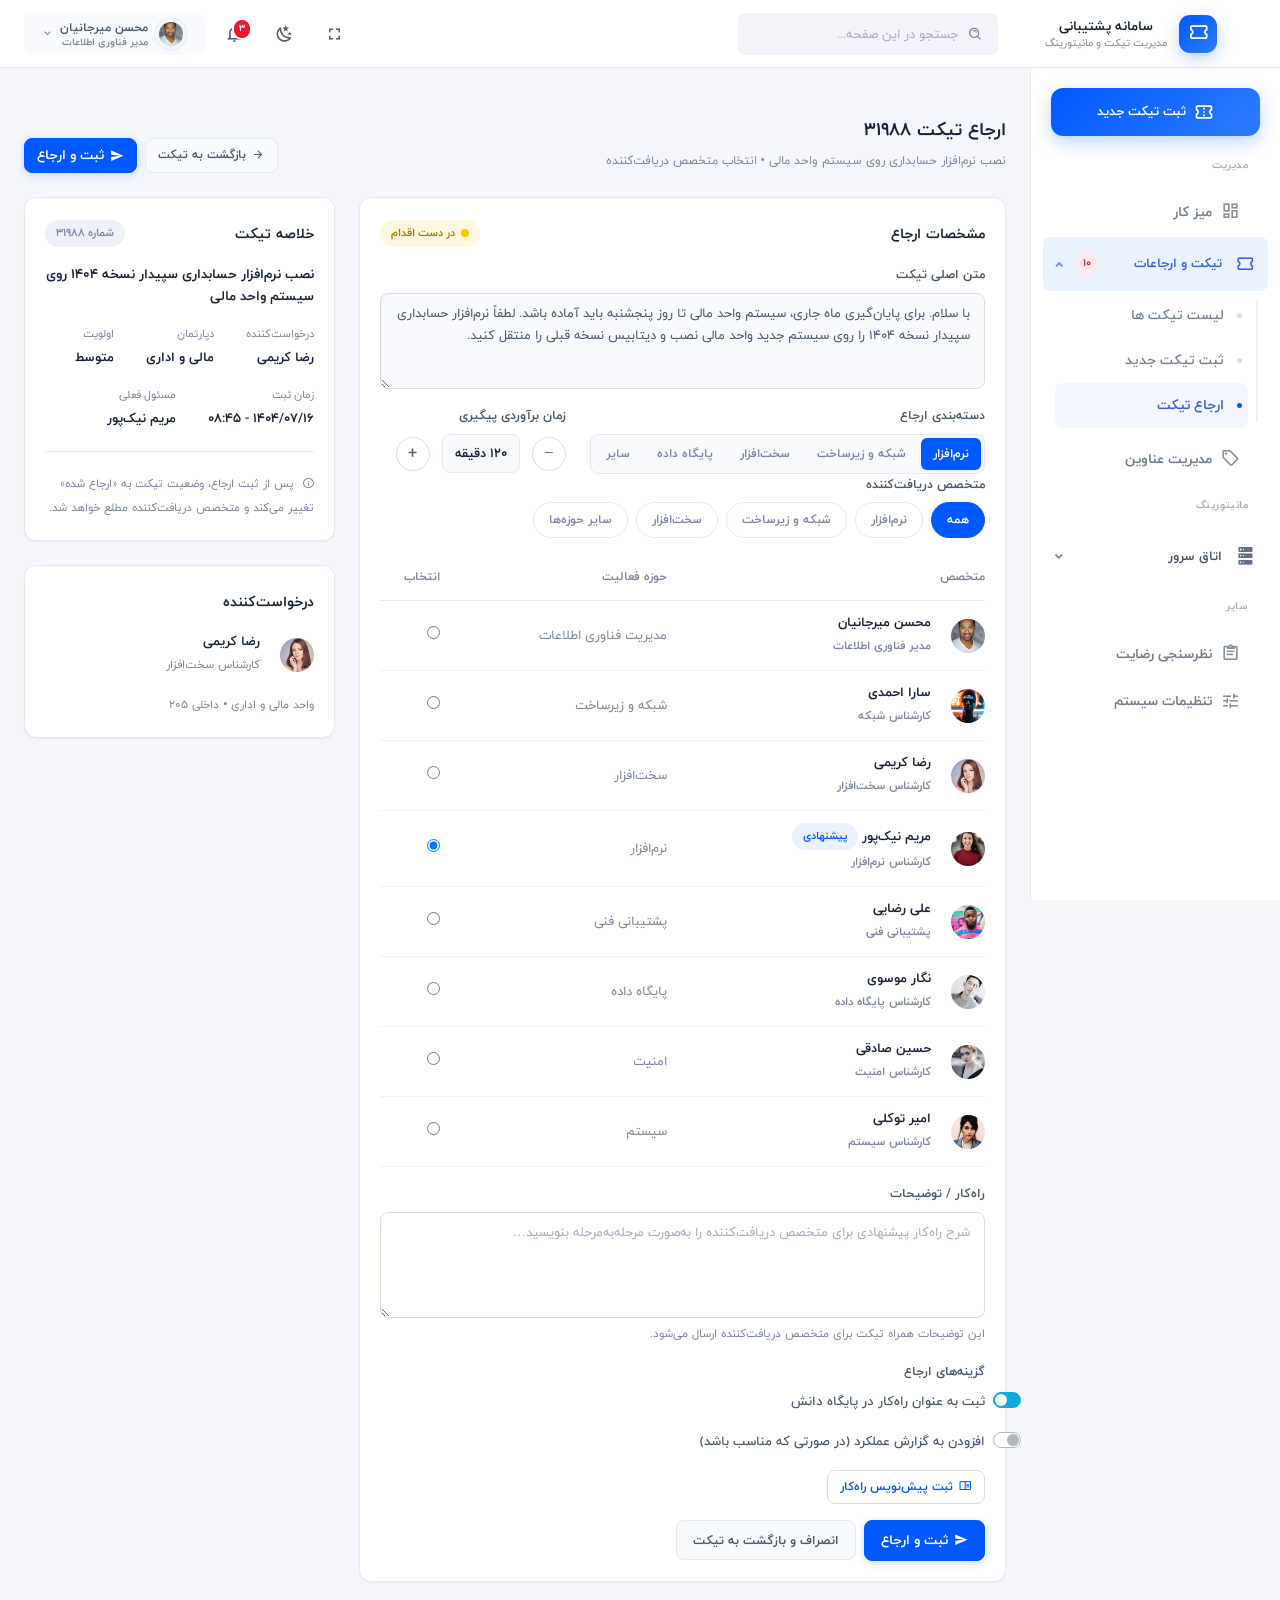
<file: referrals.html>
<!DOCTYPE html>
<html lang="fa" dir="rtl">

<head>
    <meta charset="utf-8">
    <meta name="viewport" content="width=device-width, initial-scale=1.0">
    <title>ارجاع تیکت | سامانه پشتیبانی</title>
    <meta name="description" content="ارجاع تیکت به کارشناس مسئول، ثبت راهکار و مشاهده سابقه پیگیری های بعدی در یک نمای یکپارچه.">
    <meta name="author" content="con.dev">
    <meta name="theme-color" content="#0059FF">

    <link rel="canonical" href="https://dashboard-2-puce.vercel.app/referrals.html">
    <meta name="robots" content="index, follow, max-image-preview:large, max-snippet:-1, max-video-preview:-1">

    <!-- Icons -->
    <link rel="icon" href="/favicon.ico" sizes="any">
    <link rel="icon" type="image/svg+xml" href="/favicon.svg">
    <link rel="icon" type="image/png" sizes="48x48" href="/assets/images/favicon-48x48.png">
    <link rel="icon" type="image/png" sizes="96x96" href="/assets/images/favicon-96x96.png">
    <link rel="icon" type="image/png" sizes="192x192" href="/assets/images/favicon-192x192.png">
    <link rel="apple-touch-icon" sizes="180x180" href="/apple-touch-icon.png">
    <link rel="manifest" href="/site.webmanifest">

    <!-- Open Graph -->
    <meta property="og:type" content="website">
    <meta property="og:site_name" content="سامانه پشتیبانی">
    <meta property="og:locale" content="fa_IR">
    <meta property="og:url" content="https://dashboard-2-puce.vercel.app/referrals.html">
    <meta property="og:title" content="ارجاع تیکت | سامانه پشتیبانی">
    <meta property="og:description" content="ارجاع تیکت به کارشناس مسئول، ثبت راهکار و مشاهده سابقه پیگیری های بعدی در یک نمای یکپارچه.">
    <meta property="og:image" content="https://dashboard-2-puce.vercel.app/assets/images/og-referrals.png">
    <meta property="og:image:width" content="1200">
    <meta property="og:image:height" content="630">
    <meta property="og:image:alt" content="کارت سامانه پشتیبانی: صفحه ارجاع تیکت همراه با کارت های راهکار">

    <!-- Twitter -->
    <meta name="twitter:card" content="summary_large_image">
    <meta name="twitter:title" content="ارجاع تیکت | سامانه پشتیبانی">
    <meta name="twitter:description" content="ارجاع تیکت به کارشناس مسئول، ثبت راهکار و مشاهده سابقه پیگیری های بعدی در یک نمای یکپارچه.">
    <meta name="twitter:image" content="https://dashboard-2-puce.vercel.app/assets/images/og-referrals.png">
    <meta name="twitter:image:alt" content="کارت سامانه پشتیبانی: صفحه ارجاع تیکت همراه با کارت های راهکار">

    <!-- Structured data -->
    <script type="application/ld+json">
    {
      "@context": "https://schema.org",
      "@graph": [
        {
          "@type": "WebSite",
          "@id": "https://dashboard-2-puce.vercel.app/#website",
          "url": "https://dashboard-2-puce.vercel.app/",
          "name": "سامانه پشتیبانی",
          "alternateName": "سامانه مدیریت تیکت و مانیتورینگ",
          "inLanguage": "fa-IR",
          "publisher": {
            "@id": "https://dashboard-2-puce.vercel.app/#organization"
          }
        },
        {
          "@type": "Organization",
          "@id": "https://dashboard-2-puce.vercel.app/#organization",
          "name": "سامانه پشتیبانی",
          "url": "https://dashboard-2-puce.vercel.app/",
          "logo": {
            "@type": "ImageObject",
            "url": "https://dashboard-2-puce.vercel.app/assets/images/favicon-512x512.png",
            "width": 512,
            "height": 512
          },
          "sameAs": [
            "https://www.instagram.com/con.dev",
            "https://cv.condev.ir/#/fa"
          ]
        },
        {
          "@type": "WebPage",
          "@id": "https://dashboard-2-puce.vercel.app/referrals.html#webpage",
          "url": "https://dashboard-2-puce.vercel.app/referrals.html",
          "name": "ارجاع تیکت | سامانه پشتیبانی",
          "description": "ارجاع تیکت به کارشناس مسئول، ثبت راهکار و مشاهده سابقه پیگیری های بعدی در یک نمای یکپارچه.",
          "inLanguage": "fa-IR",
          "isPartOf": {
            "@id": "https://dashboard-2-puce.vercel.app/#website"
          },
          "primaryImageOfPage": {
            "@type": "ImageObject",
            "url": "https://dashboard-2-puce.vercel.app/assets/images/og-referrals.png"
          },
          "breadcrumb": {
            "@id": "https://dashboard-2-puce.vercel.app/referrals.html#breadcrumb"
          }
        },
        {
          "@type": "BreadcrumbList",
          "@id": "https://dashboard-2-puce.vercel.app/referrals.html#breadcrumb",
          "itemListElement": [
            {
              "@type": "ListItem",
              "position": 1,
              "name": "داشبورد",
              "item": "https://dashboard-2-puce.vercel.app/"
            },
            {
              "@type": "ListItem",
              "position": 2,
              "name": "ارجاع تیکت"
            }
          ]
        }
      ]
    }
    </script>


    <script>
        /* انتخاب طرح پیش از رندر شدن صفحه تا پرش رنگ (flash) نداشته باشیم */
        (function () {
            var dark = false;
            try { dark = localStorage.getItem('db-theme') === 'dark'; } catch (e) {}
            document.write('<link href="assets/css/' + (dark ? 'bootstrap-dark.min.css' : 'bootstrap.min.css') + '" id="bootstrap-style" rel="stylesheet" type="text/css">');
            document.write('<link href="assets/css/' + (dark ? 'app-dark.css' : 'app.css') + '" id="app-style" rel="stylesheet" type="text/css">');
        })();
    </script>

    <link href="assets/css/icons.css" rel="stylesheet" type="text/css">
    <link href="assets/css/theme.css" rel="stylesheet" type="text/css">
</head>

<body data-layout="vertical" data-topbar="light" data-mobile-nav="on" class="page-referrals">

    <!-- ناوبری پایین صفحه در حالت موبایل -->
    <nav class="navigation-bottom mobile-display" aria-label="ناوبری موبایل">
        <a class="nav-btm-item" href="/"><i class="mdi mdi-view-dashboard-outline"></i><span>میز کار</span></a>
        <a class="nav-btm-item" href="tickets.html"><i class="mdi mdi-ticket-outline"></i><span>تیکت ها</span></a>
        <a class="nav-btm-item" href="monitoring.html"><i class="mdi mdi-server"></i><span>مانیتورینگ</span></a>
        <a class="nav-btm-item" href="subjects.html"><i class="mdi mdi-tag-outline"></i><span>عناوین</span></a>
        <a class="nav-btm-item" href="settings.html"><i class="mdi mdi-tune"></i><span>تنظیمات</span></a>
    </nav>
    <div class="navigation-plus mobile-display">
        <a href="ticket-new.html" title="ثبت تیکت جدید" aria-label="ثبت تیکت جدید">
            <svg viewBox="0 0 24 24"><path fill="currentColor" d="M17,13H13V17H11V13H7V11H11V7H13V11H17M12,2A10,10 0 0,0 2,12A10,10 0 0,0 12,22A10,10 0 0,0 22,12A10,10 0 0,0 12,2Z"/></svg>
        </a>
    </div>

    <div class="container-fluid">
        <!-- Begin page -->
        <div id="layout-wrapper">

            <!-- ========== Topbar ========== -->
            <header id="page-topbar">
                <div class="navbar-header">

                    <div class="topbar-side topbar-side-start">
                        <div class="navbar-brand-box">
                            <a href="/" class="brand-link">
                                <span class="brand-mark"><i class="mdi mdi-ticket-outline"></i></span>
                                <span class="brand-text">
                                    <strong>سامانه پشتیبانی</strong>
                                    <small>مدیریت تیکت و مانیتورینگ</small>
                                </span>
                            </a>
                        </div>

                        <button type="button" class="btn header-item noti-icon" id="vertical-menu-btn"
                            aria-label="باز و بسته کردن منو">
                            <i class="fa fa-fw fa-bars"></i>
                        </button>

                        <form class="app-search d-none d-lg-inline-block" role="search" onsubmit="return false;">
                            <div class="position-relative">
                                <input type="text" class="form-control" placeholder="جستجو در این صفحه..."
                                    aria-label="جستجو" autocomplete="off">
                                <span class="bx bx-search-alt"></span>
                            </div>
                        </form>
                    </div>

                    <div class="topbar-side topbar-side-end">
                        <h3 class="topbar-page-title d-lg-none">ارجاع تیکت</h3>

                        <button type="button" class="btn header-item noti-icon d-lg-none" data-search-toggle
                            aria-label="جستجو">
                            <i class="mdi mdi-magnify"></i>
                        </button>



                        <button type="button" class="btn header-item noti-icon d-none d-lg-inline-flex"
                            data-toggle="fullscreen" aria-label="تمام صفحه">
                            <i class="mdi mdi-fullscreen"></i>
                        </button>

                        <button type="button" class="btn header-item noti-icon" id="theme-toggle"
                            aria-label="تغییر طرح روشن و تیره" title="تغییر طرح روشن و تیره">
                            <i class="mdi mdi-weather-night"></i>
                        </button>

                        <div class="dropdown d-inline-block">
                            <button type="button" class="btn header-item noti-icon waves-effect"
                                id="page-header-notifications-dropdown" data-toggle="dropdown" aria-haspopup="true"
                                aria-expanded="false" aria-label="اعلان ها">
                                <i class="mdi mdi-bell-outline"></i>
                                <span class="badge badge-danger badge-pill">۳</span>
                            </button>
                            <div class="dropdown-menu dropdown-menu-lg dropdown-menu-right p-0"
                                aria-labelledby="page-header-notifications-dropdown">
                                <div class="p-3">
                                    <div class="row align-items-center">
                                        <div class="col">
                                            <h6 class="m-0">اعلان ها</h6>
                                        </div>
                                        <div class="col-auto">
                                            <a href="tickets.html" class="small">مشاهده همه</a>
                                        </div>
                                    </div>
                                </div>
                                <div data-simplebar style="max-height: 280px;">
                                    <a href="tickets.html" class="text-reset notification-item">
                                        <div class="media">
                                            <div class="avatar-xs mr-3">
                                                <span class="avatar-title bg-primary rounded-circle font-size-16">
                                                    <i class="mdi mdi-ticket-outline"></i>
                                                </span>
                                            </div>
                                            <div class="media-body">
                                                <h6 class="mt-0 mb-1">تیکت جدید #۳۱۹۹۲ ثبت شد</h6>
                                                <div class="font-size-12 text-muted">
                                                    <p class="mb-1">نصب نرم‌افزار حسابداری روی سیستم واحد مالی</p>
                                                    <p class="mb-0"><i class="mdi mdi-clock-outline"></i> ۴ دقیقه پیش</p>
                                                </div>
                                            </div>
                                        </div>
                                    </a>
                                    <a href="referrals.html" class="text-reset notification-item">
                                        <div class="media">
                                            <img src="assets/images/users/avatar-6.jpg" class="mr-3 rounded-circle avatar-xs"
                                                alt="تصویر کاربر">
                                            <div class="media-body">
                                                <h6 class="mt-0 mb-1">تیکت #۳۱۹۵۸ به شما ارجاع شد</h6>
                                                <div class="font-size-12 text-muted">
                                                    <p class="mb-1">سارا احمدی درخواست بررسی قطعی شبکه را ارجاع داد</p>
                                                    <p class="mb-0"><i class="mdi mdi-clock-outline"></i> ۳۲ دقیقه پیش</p>
                                                </div>
                                            </div>
                                        </div>
                                    </a>
                                    <a href="monitoring.html" class="text-reset notification-item">
                                        <div class="media">
                                            <div class="avatar-xs mr-3">
                                                <span class="avatar-title bg-danger rounded-circle font-size-16">
                                                    <i class="mdi mdi-alert-outline"></i>
                                                </span>
                                            </div>
                                            <div class="media-body">
                                                <h6 class="mt-0 mb-1">هشدار دمای رک ۳</h6>
                                                <div class="font-size-12 text-muted">
                                                    <p class="mb-1">دمای رک از آستانه تعیین‌شده عبور کرد (۳۱.۴ درجه)</p>
                                                    <p class="mb-0"><i class="mdi mdi-clock-outline"></i> ۱ ساعت پیش</p>
                                                </div>
                                            </div>
                                        </div>
                                    </a>
                                    <a href="tickets.html" class="text-reset notification-item">
                                        <div class="media">
                                            <img src="assets/images/users/avatar-4.jpg" class="mr-3 rounded-circle avatar-xs"
                                                alt="تصویر کاربر">
                                            <div class="media-body">
                                                <h6 class="mt-0 mb-1">تیکت #۳۱۸۷۰ بسته شد</h6>
                                                <div class="font-size-12 text-muted">
                                                    <p class="mb-1">رضا کریمی مشکل پیکربندی صندوق پست الکترونیک را بست</p>
                                                    <p class="mb-0"><i class="mdi mdi-clock-outline"></i> ۲ ساعت پیش</p>
                                                </div>
                                            </div>
                                        </div>
                                    </a>
                                </div>
                                <div class="p-2 border-top">
                                    <a class="btn btn-sm btn-link font-size-14 btn-block text-center"
                                        href="tickets.html">
                                        <i class="mdi mdi-arrow-right-circle mr-1"></i> مشاهده همه اعلان ها
                                    </a>
                                </div>
                            </div>
                        </div>

                        <div class="dropdown d-inline-block">
                            <button type="button" class="btn header-item waves-effect user-chip"
                                id="page-header-user-dropdown" data-toggle="dropdown" aria-haspopup="true"
                                aria-expanded="false">
                                <img class="rounded-circle header-profile-user" src="assets/images/users/avatar-2.jpg"
                                    alt="تصویر کاربر">
                                <span class="user-chip-meta">
                                    <span class="user-name">محسن میرجانیان</span>
                                    <span class="user-role">مدیر فناوری اطلاعات</span>
                                </span>
                                <i class="mdi mdi-chevron-down d-none d-lg-inline-block gray-color"></i>
                            </button>
                            <div class="dropdown-menu dropdown-menu-right">
                                <a class="dropdown-item" href="https://www.instagram.com/con.dev" target="_blank" rel="noopener">
                                    <i class="bx bx-user font-size-16 align-middle mr-1"></i> پروفایل</a>
                                <a class="dropdown-item" href="tickets.html">
                                    <i class="bx bx-message font-size-16 align-middle mr-1"></i> پیام ها</a>
                                <a class="dropdown-item" href="settings.html">
                                    <i class="bx bx-wrench font-size-16 align-middle mr-1"></i> تنظیمات</a>
                                <div class="dropdown-divider"></div>
                                <a class="dropdown-item" href="https://cv.condev.ir/#/fa" target="_blank" rel="noopener">
                                    <i class="bx bx-lock-open font-size-16 align-middle mr-1"></i> تغییر رمز عبور</a>
                            </div>
                        </div>
                    </div>

                </div>
            </header>


                        <!-- ========== Left Sidebar Start ========== -->
            <div class="vertical-menu overflow-hidden">
                <div class="sidebar-scroll" data-simplebar>
                    <div class="sidebar-cta">
                        <a href="ticket-new.html" class="btn-submit-ticket">
                            <svg viewBox="0 0 24 24"><path fill="currentColor" d="M22 10V6C22 4.89 21.1 4 20 4H4C2.9 4 2 4.89 2 6V10C3.11 10 4 10.9 4 12S3.11 14 2 14V18C2 19.1 2.9 20 4 20H20C21.1 20 22 19.1 22 18V14C20.9 14 20 13.1 20 12S20.9 10 22 10M20 8.54C18.81 9.23 18 10.53 18 12S18.81 14.77 20 15.46V18H4V15.46C5.19 14.77 6 13.47 6 12C6 10.5 5.2 9.23 4 8.54L4 6H20V8.54M11 15H13V17H11M11 11H13V13H11M11 7H13V9H11Z"/></svg>
                            ثبت تیکت جدید
                        </a>
                    </div>

                    <div id="sidebar-menu">
                        <ul class="dash-menu">
                            <li class="menu-title">مدیریت</li>

                            <li class="nav-item">
                                <a class="nav-link" href="/">
                                    <i class="mdi mdi-view-dashboard-outline"></i>
                                    <span class="nav-label">میز کار</span>
                                </a>
                            </li>

                            <li class="nav-item has-children">
                                <button type="button" class="nav-link nav-toggle" aria-expanded="false">
                                    <i class="mdi mdi-ticket-outline"></i>
                                    <span class="nav-label">تیکت و ارجاعات</span>
                                    <span class="nav-badge">۱۰</span>
                                    <i class="fa fa-angle-down nav-arrow"></i>
                                </button>
                                <ul class="nav-sub">
                                    <li><a href="tickets.html">لیست تیکت ها</a></li>
                                    <li><a href="ticket-new.html">ثبت تیکت جدید</a></li>
                                    <li><a href="referrals.html">ارجاع تیکت</a></li>
                                </ul>
                            </li>

                            <li class="nav-item">
                                <a class="nav-link" href="subjects.html">
                                    <i class="mdi mdi-tag-outline"></i>
                                    <span class="nav-label">مدیریت عناوین</span>
                                </a>
                            </li>

                            <li class="menu-title">مانیتورینگ</li>

                            <li class="nav-item has-children">
                                <button type="button" class="nav-link nav-toggle" aria-expanded="false">
                                    <i class="mdi mdi-server"></i>
                                    <span class="nav-label">اتاق سرور</span>
                                    <i class="fa fa-angle-down nav-arrow"></i>
                                </button>
                                <ul class="nav-sub">
                                    <li><a href="monitoring.html">داشبورد مانیتورینگ</a></li>
                                    <li><a href="monitoring-data.html">داده های مانیتورینگ</a></li>
                                    <li><a href="monitoring-settings.html">تنظیمات مانیتورینگ</a></li>
                                </ul>
                            </li>

                            <li class="menu-title">سایر</li>

                            <li class="nav-item">
                                <a class="nav-link" href="survey.html">
                                    <i class="mdi mdi-clipboard-text-outline"></i>
                                    <span class="nav-label">نظرسنجی رضایت</span>
                                </a>
                            </li>

                            <li class="nav-item">
                                <a class="nav-link" href="settings.html">
                                    <i class="mdi mdi-tune"></i>
                                    <span class="nav-label">تنظیمات سیستم</span>
                                </a>
                            </li>
                        </ul>

                </div>
            </div>
            </div>
            <!-- Left Sidebar End -->


            <!-- ============================================================== -->
            <!-- Start right Content here -->
            <!-- ============================================================== -->
            <div class="main-content">

                <section class="page-content Container_Main Margin-Top">
                    <div class="page-referrals">

                        <!-- سرصفحه صفحه -->
                        <div class="page-head">
                            <div>
                                <h4 class="page-title">ارجاع تیکت ۳۱۹۸۸</h4>
                                <p class="page-subtitle">نصب نرم‌افزار حسابداری روی سیستم واحد مالی • انتخاب متخصص دریافت‌کننده</p>
                            </div>
                            <div class="page-head-actions">
                                <a href="tickets.html?ticket=31988" class="btn btn-light btn-sm">
                                    <i class="mdi mdi-arrow-right mr-1"></i> بازگشت به تیکت
                                </a>
                                <a class="btn btn-primary btn-sm" href="https://cv.condev.ir/#/fa" target="_blank" rel="noopener">
                                    <i class="mdi mdi-send mr-1"></i> ثبت و ارجاع
                                </a>
                            </div>
                        </div>

                        <div class="row">
                            <div class="col-lg-8">

                                <!-- مشخصات ارجاع -->
                                <div class="card mb-4">
                                    <div class="card-body">
                                        <div class="card-head">
                                            <h5 class="card-title mb-0">مشخصات ارجاع</h5>
                                            <span class="badge badge-soft-warning"><span
                                                    class="status-dot bg-warning"></span>در دست اقدام</span>
                                        </div>

                                        <div class="form-group">
                                            <label>متن اصلی تیکت</label>
                                            <textarea class="form-control" rows="3" readonly
                                                aria-label="متن اصلی تیکت">با سلام. برای پایان‌گیری ماه جاری، سیستم واحد مالی تا روز پنجشنبه باید آماده باشد. لطفاً نرم‌افزار حسابداری سپیدار نسخه ۱۴۰۴ را روی سیستم جدید واحد مالی نصب و دیتابیس نسخه قبلی را منتقل کنید.</textarea>
                                        </div>

                                        <div class="row">
                                            <div class="col-lg-8">
                                                <div class="form-group">
                                                    <label>دسته‌بندی ارجاع</label>
                                                    <div class="segmented" data-segmented="referral-category">
                                                        <button type="button" class="segmented-item active"
                                                            data-value="software">نرم‌افزار</button>
                                                        <button type="button" class="segmented-item"
                                                            data-value="network">شبکه و زیرساخت</button>
                                                        <button type="button" class="segmented-item"
                                                            data-value="hardware">سخت‌افزار</button>
                                                        <button type="button" class="segmented-item"
                                                            data-value="database">پایگاه داده</button>
                                                        <button type="button" class="segmented-item"
                                                            data-value="other">سایر</button>
                                                    </div>
                                                </div>
                                            </div>
                                            <div class="col-lg-4">
                                                <div class="form-group">
                                                    <label>زمان برآوردی پیگیری</label>
                                                    <div class="counter-widget" data-counter data-min="0" data-max="480"
                                                        data-step="15" data-unit="دقیقه">
                                                        <button type="button" class="counter-btn minus">−</button>
                                                        <span class="counter-value">۱۲۰ دقیقه</span>
                                                        <button type="button" class="counter-btn plus">+</button>
                                                    </div>
                                                </div>
                                            </div>
                                        </div>

                                        <div class="form-group">
                                            <label>متخصص دریافت‌کننده</label>
                                            <div class="filter-pills mb-3" data-filter-target="#specialistRows tr"
                                                data-empty-target="#specialistEmpty">
                                                <button type="button" class="pill active" data-filter="all">همه</button>
                                                <button type="button" class="pill" data-filter="software">نرم‌افزار</button>
                                                <button type="button" class="pill" data-filter="network">شبکه و زیرساخت</button>
                                                <button type="button" class="pill" data-filter="hardware">سخت‌افزار</button>
                                                <button type="button" class="pill" data-filter="other">سایر حوزه‌ها</button>
                                            </div>
                                            <div class="table-responsive">
                                                <table class="table table-hover align-middle mb-0">
                                                    <thead>
                                                        <tr>
                                                            <th>متخصص</th>
                                                            <th>حوزه فعالیت</th>
                                                            <th class="text-left">انتخاب</th>
                                                        </tr>
                                                    </thead>
                                                    <tbody id="specialistRows">
                                                        <tr data-status="other">
                                                            <td>
                                                                <label for="sp-mirjaniyan" class="ticket-table-user mb-0">
                                                                    <img src="assets/images/users/avatar-2.jpg" alt="محسن میرجانیان"
                                                                        class="avatar-sm rounded-circle mr-2">
                                                                    <div>
                                                                        <h5>محسن میرجانیان</h5>
                                                                        <p>مدیر فناوری اطلاعات</p>
                                                                    </div>
                                                                </label>
                                                            </td>
                                                            <td class="gray-color">مدیریت فناوری اطلاعات</td>
                                                            <td class="text-left"><input type="radio" name="specialist"
                                                                    id="sp-mirjaniyan"></td>
                                                        </tr>
                                                        <tr data-status="network">
                                                            <td>
                                                                <label for="sp-ahmadi" class="ticket-table-user mb-0">
                                                                    <img src="assets/images/users/avatar-6.jpg" alt="سارا احمدی"
                                                                        class="avatar-sm rounded-circle mr-2">
                                                                    <div>
                                                                        <h5>سارا احمدی</h5>
                                                                        <p>کارشناس شبکه</p>
                                                                    </div>
                                                                </label>
                                                            </td>
                                                            <td class="gray-color">شبکه و زیرساخت</td>
                                                            <td class="text-left"><input type="radio" name="specialist"
                                                                    id="sp-ahmadi"></td>
                                                        </tr>
                                                        <tr data-status="hardware">
                                                            <td>
                                                                <label for="sp-karimi" class="ticket-table-user mb-0">
                                                                    <img src="assets/images/users/avatar-4.jpg" alt="رضا کریمی"
                                                                        class="avatar-sm rounded-circle mr-2">
                                                                    <div>
                                                                        <h5>رضا کریمی</h5>
                                                                        <p>کارشناس سخت‌افزار</p>
                                                                    </div>
                                                                </label>
                                                            </td>
                                                            <td class="gray-color">سخت‌افزار</td>
                                                            <td class="text-left"><input type="radio" name="specialist"
                                                                    id="sp-karimi"></td>
                                                        </tr>
                                                        <tr data-status="software">
                                                            <td>
                                                                <label for="sp-nikpar" class="ticket-table-user mb-0">
                                                                    <img src="assets/images/users/avatar-5.jpg" alt="مریم نیک‌پور"
                                                                        class="avatar-sm rounded-circle mr-2">
                                                                    <div>
                                                                        <h5>مریم نیک‌پور <span class="badge badge-soft-primary">پیشنهادی</span></h5>
                                                                        <p>کارشناس نرم‌افزار</p>
                                                                    </div>
                                                                </label>
                                                            </td>
                                                            <td class="gray-color">نرم‌افزار</td>
                                                            <td class="text-left"><input type="radio" name="specialist"
                                                                    id="sp-nikpar" checked></td>
                                                        </tr>
                                                        <tr data-status="other">
                                                            <td>
                                                                <label for="sp-rezaei" class="ticket-table-user mb-0">
                                                                    <img src="assets/images/users/avatar-3.jpg" alt="علی رضایی"
                                                                        class="avatar-sm rounded-circle mr-2">
                                                                    <div>
                                                                        <h5>علی رضایی</h5>
                                                                        <p>پشتیبانی فنی</p>
                                                                    </div>
                                                                </label>
                                                            </td>
                                                            <td class="gray-color">پشتیبانی فنی</td>
                                                            <td class="text-left"><input type="radio" name="specialist"
                                                                    id="sp-rezaei"></td>
                                                        </tr>
                                                        <tr data-status="other">
                                                            <td>
                                                                <label for="sp-mosavi" class="ticket-table-user mb-0">
                                                                    <img src="assets/images/users/avatar-7.jpg" alt="نگار موسوی"
                                                                        class="avatar-sm rounded-circle mr-2">
                                                                    <div>
                                                                        <h5>نگار موسوی</h5>
                                                                        <p>کارشناس پایگاه داده</p>
                                                                    </div>
                                                                </label>
                                                            </td>
                                                            <td class="gray-color">پایگاه داده</td>
                                                            <td class="text-left"><input type="radio" name="specialist"
                                                                    id="sp-mosavi"></td>
                                                        </tr>
                                                        <tr data-status="other">
                                                            <td>
                                                                <label for="sp-sadeghi" class="ticket-table-user mb-0">
                                                                    <img src="assets/images/users/avatar-8.jpg" alt="حسین صادقی"
                                                                        class="avatar-sm rounded-circle mr-2">
                                                                    <div>
                                                                        <h5>حسین صادقی</h5>
                                                                        <p>کارشناس امنیت</p>
                                                                    </div>
                                                                </label>
                                                            </td>
                                                            <td class="gray-color">امنیت</td>
                                                            <td class="text-left"><input type="radio" name="specialist"
                                                                    id="sp-sadeghi"></td>
                                                        </tr>
                                                        <tr data-status="other">
                                                            <td>
                                                                <label for="sp-torki" class="ticket-table-user mb-0">
                                                                    <img src="assets/images/users/avatar-1.jpg" alt="امیر توکلی"
                                                                        class="avatar-sm rounded-circle mr-2">
                                                                    <div>
                                                                        <h5>امیر توکلی</h5>
                                                                        <p>کارشناس سیستم</p>
                                                                    </div>
                                                                </label>
                                                            </td>
                                                            <td class="gray-color">سیستم</td>
                                                            <td class="text-left"><input type="radio" name="specialist"
                                                                    id="sp-torki"></td>
                                                        </tr>
                                                    </tbody>
                                                </table>
                                            </div>
                                            <div class="empty-state" id="specialistEmpty" style="display:none">
                                                <i class="mdi mdi-account-search-outline font-size-24"></i>
                                                <p class="mb-0">متخصصی در این حوزه پیدا نشد.</p>
                                            </div>
                                        </div>

                                        <div class="form-group">
                                            <label for="referralNote">راه‌کار / توضیحات</label>
                                            <textarea class="form-control" id="referralNote" rows="4"
                                                placeholder="شرح راه‌کار پیشنهادی برای متخصص دریافت‌کننده را به‌صورت مرحله‌به‌مرحله بنویسید…"></textarea>
                                            <small class="form-text">این توضیحات همراه تیکت برای متخصص دریافت‌کننده ارسال می‌شود.</small>
                                        </div>

                                        <div class="form-group">
                                            <label>گزینه‌های ارجاع</label>
                                            <div class="custom-control custom-switch mb-3">
                                                <input type="checkbox" class="custom-control-input" id="kbSwitch"
                                                    checked>
                                                <label class="custom-control-label" for="kbSwitch">ثبت به عنوان راه‌کار در پایگاه دانش</label>
                                            </div>
                                            <div class="custom-control custom-switch mb-3">
                                                <input type="checkbox" class="custom-control-input" id="reportSwitch">
                                                <label class="custom-control-label" for="reportSwitch">افزودن به گزارش عملکرد (در صورتی که مناسب باشد)</label>
                                            </div>
                                            <button type="button" class="btn btn-outline-primary btn-sm"
                                                data-toggle="modal" data-target="#kbModal">
                                                <i class="mdi mdi-book-open-outline mr-1"></i> ثبت پیش‌نویس راه‌کار
                                            </button>
                                        </div>

                                        <div class="btn-row">
                                            <a class="btn btn-primary" href="https://www.instagram.com/con.dev" target="_blank" rel="noopener">
                                                <i class="mdi mdi-send mr-1"></i> ثبت و ارجاع
                                            </a>
                                            <a href="tickets.html?ticket=31988" class="btn btn-light">
                                                انصراف و بازگشت به تیکت
                                            </a>
                                        </div>
                                    </div>
                                </div>

                            </div>
                            <div class="col-lg-4">

                                <!-- خلاصه تیکت -->
                                <div class="card mb-4">
                                    <div class="card-body">
                                        <div class="card-head">
                                            <h5 class="card-title mb-0">خلاصه تیکت</h5>
                                            <span class="badge badge-soft-gray">شماره ۳۱۹۸۸</span>
                                        </div>
                                        <h6 class="mb-3">نصب نرم‌افزار حسابداری سپیدار نسخه ۱۴۰۴ روی سیستم واحد مالی</h6>
                                        <div class="ticket-meta">
                                            <div class="meta-item">
                                                <span class="meta-label">درخواست‌کننده</span>
                                                <span class="meta-value">رضا کریمی</span>
                                            </div>
                                            <div class="meta-item">
                                                <span class="meta-label">دپارتمان</span>
                                                <span class="meta-value">مالی و اداری</span>
                                            </div>
                                            <div class="meta-item">
                                                <span class="meta-label">اولویت</span>
                                                <span class="meta-value">متوسط</span>
                                            </div>
                                            <div class="meta-item">
                                                <span class="meta-label">زمان ثبت</span>
                                                <span class="meta-value">۱۴۰۴/۰۷/۱۶ - ۰۸:۴۵</span>
                                            </div>
                                            <div class="meta-item">
                                                <span class="meta-label">مسئول فعلی</span>
                                                <span class="meta-value">مریم نیک‌پور</span>
                                            </div>
                                        </div>
                                        <hr>
                                        <p class="text-muted font-size-12 mb-0">
                                            <i class="mdi mdi-information-outline mr-1"></i>
                                            پس از ثبت ارجاع، وضعیت تیکت به «ارجاع شده» تغییر می‌کند و متخصص دریافت‌کننده مطلع خواهد شد.
                                        </p>
                                    </div>
                                </div>

                                <!-- درخواست‌کننده -->
                                <div class="card">
                                    <div class="card-body">
                                        <div class="card-head">
                                            <h5 class="card-title mb-0">درخواست‌کننده</h5>
                                        </div>
                                        <div class="ticket-table-user">
                                            <img src="assets/images/users/avatar-4.jpg" alt="رضا کریمی"
                                                class="avatar-sm rounded-circle mr-2">
                                            <div>
                                                <h5>رضا کریمی</h5>
                                                <p>کارشناس سخت‌افزار</p>
                                            </div>
                                        </div>
                                        <p class="text-muted font-size-12 mt-3 mb-0">واحد مالی و اداری • داخلی ۲۰۵</p>
                                    </div>
                                </div>

                            </div>
                        </div>

                        <!-- مودال ثبت راه‌کار در پایگاه دانش -->
                        <div class="modal fade" id="kbModal" tabindex="-1" role="dialog" aria-labelledby="kbModalTitle"
                            aria-hidden="true">
                            <div class="modal-dialog modal-dialog-centered" role="document">
                                <div class="modal-content">
                                    <div class="modal-header">
                                        <h5 class="modal-title" id="kbModalTitle">ثبت راه‌کار در پایگاه دانش</h5>
                                        <button type="button" class="close" data-dismiss="modal" aria-label="Close">
                                            <span aria-hidden="true">&times;</span>
                                        </button>
                                    </div>
                                    <div class="modal-body">
                                        <div class="form-group">
                                            <label for="kbTitle">عنوان راه‌کار</label>
                                            <input type="text" class="form-control" id="kbTitle"
                                                placeholder="مثلاً: نصب نرم‌افزار حسابداری روی سیستم‌های ویندوز ۱۱">
                                        </div>
                                        <div class="form-group">
                                            <label for="kbText">شرح راه‌کار</label>
                                            <textarea class="form-control" id="kbText" rows="5"
                                                placeholder="مراحل انجام کار را به‌صورت مرحله‌به‌مرحله بنویسید…"></textarea>
                                        </div>
                                    </div>
                                    <div class="modal-footer">
                                        <button type="button" class="btn btn-light" data-dismiss="modal">انصراف</button>
                                        <a class="btn btn-primary" data-dismiss="modal" href="https://cv.condev.ir/#/fa" target="_blank" rel="noopener">ثبت راه‌کار</a>
                                    </div>
                                </div>
                            </div>
                        </div>

                    </div>
                </section>
                <!-- End Page-content -->

            </div>
            <!-- end main content-->

        </div>
        <!-- END layout-wrapper -->

    </div>
    <!-- end container-fluid -->


    <!-- JAVASCRIPT -->
    <script src="assets/libs/jquery/jquery.min.js"></script>
    <script src="assets/libs/bootstrap/js/bootstrap.bundle.min.js"></script>
    <script src="assets/libs/simplebar/simplebar.min.js"></script>
    <script src="assets/libs/node-waves/waves.min.js"></script>
    <script src="assets/js/app.js"></script>
    <script src="assets/js/dashboard-ui.js"></script>
</body>

</html>
</file>
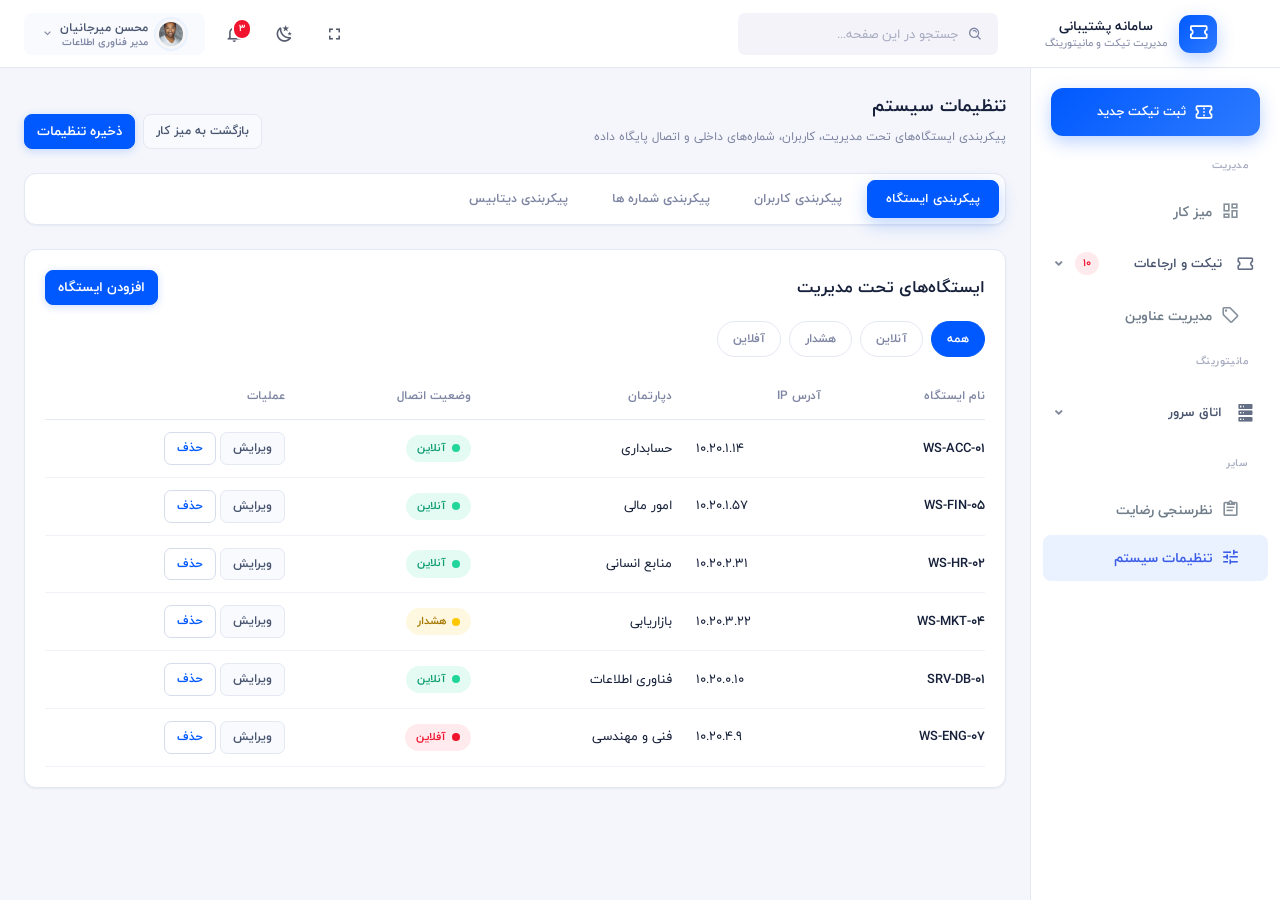
<file: settings.html>
<!DOCTYPE html>
<html lang="fa" dir="rtl">

<head>
    <meta charset="utf-8">
    <meta name="viewport" content="width=device-width, initial-scale=1.0">
    <title>تنظیمات سیستم | سامانه پشتیبانی</title>
    <meta name="description" content="پیکربندی ایستگاه کاری، کاربران، شماره های داخلی، شاخص های سطح خدمت و اتصال دیتابیس سامانه.">
    <meta name="author" content="con.dev">
    <meta name="theme-color" content="#0059FF">

    <link rel="canonical" href="https://dashboard-2-puce.vercel.app/settings.html">
    <meta name="robots" content="index, follow, max-image-preview:large, max-snippet:-1, max-video-preview:-1">

    <!-- Icons -->
    <link rel="icon" href="/favicon.ico" sizes="any">
    <link rel="icon" type="image/svg+xml" href="/favicon.svg">
    <link rel="icon" type="image/png" sizes="48x48" href="/assets/images/favicon-48x48.png">
    <link rel="icon" type="image/png" sizes="96x96" href="/assets/images/favicon-96x96.png">
    <link rel="icon" type="image/png" sizes="192x192" href="/assets/images/favicon-192x192.png">
    <link rel="apple-touch-icon" sizes="180x180" href="/apple-touch-icon.png">
    <link rel="manifest" href="/site.webmanifest">

    <!-- Open Graph -->
    <meta property="og:type" content="website">
    <meta property="og:site_name" content="سامانه پشتیبانی">
    <meta property="og:locale" content="fa_IR">
    <meta property="og:url" content="https://dashboard-2-puce.vercel.app/settings.html">
    <meta property="og:title" content="تنظیمات سیستم | سامانه پشتیبانی">
    <meta property="og:description" content="پیکربندی ایستگاه کاری، کاربران، شماره های داخلی، شاخص های سطح خدمت و اتصال دیتابیس سامانه.">
    <meta property="og:image" content="https://dashboard-2-puce.vercel.app/assets/images/og-settings.png">
    <meta property="og:image:width" content="1200">
    <meta property="og:image:height" content="630">
    <meta property="og:image:alt" content="کارت سامانه پشتیبانی: صفحه تنظیمات سیستم">

    <!-- Twitter -->
    <meta name="twitter:card" content="summary_large_image">
    <meta name="twitter:title" content="تنظیمات سیستم | سامانه پشتیبانی">
    <meta name="twitter:description" content="پیکربندی ایستگاه کاری، کاربران، شماره های داخلی، شاخص های سطح خدمت و اتصال دیتابیس سامانه.">
    <meta name="twitter:image" content="https://dashboard-2-puce.vercel.app/assets/images/og-settings.png">
    <meta name="twitter:image:alt" content="کارت سامانه پشتیبانی: صفحه تنظیمات سیستم">

    <!-- Structured data -->
    <script type="application/ld+json">
    {
      "@context": "https://schema.org",
      "@graph": [
        {
          "@type": "WebSite",
          "@id": "https://dashboard-2-puce.vercel.app/#website",
          "url": "https://dashboard-2-puce.vercel.app/",
          "name": "سامانه پشتیبانی",
          "alternateName": "سامانه مدیریت تیکت و مانیتورینگ",
          "inLanguage": "fa-IR",
          "publisher": {
            "@id": "https://dashboard-2-puce.vercel.app/#organization"
          }
        },
        {
          "@type": "Organization",
          "@id": "https://dashboard-2-puce.vercel.app/#organization",
          "name": "سامانه پشتیبانی",
          "url": "https://dashboard-2-puce.vercel.app/",
          "logo": {
            "@type": "ImageObject",
            "url": "https://dashboard-2-puce.vercel.app/assets/images/favicon-512x512.png",
            "width": 512,
            "height": 512
          },
          "sameAs": [
            "https://www.instagram.com/con.dev",
            "https://cv.condev.ir/#/fa"
          ]
        },
        {
          "@type": "WebPage",
          "@id": "https://dashboard-2-puce.vercel.app/settings.html#webpage",
          "url": "https://dashboard-2-puce.vercel.app/settings.html",
          "name": "تنظیمات سیستم | سامانه پشتیبانی",
          "description": "پیکربندی ایستگاه کاری، کاربران، شماره های داخلی، شاخص های سطح خدمت و اتصال دیتابیس سامانه.",
          "inLanguage": "fa-IR",
          "isPartOf": {
            "@id": "https://dashboard-2-puce.vercel.app/#website"
          },
          "primaryImageOfPage": {
            "@type": "ImageObject",
            "url": "https://dashboard-2-puce.vercel.app/assets/images/og-settings.png"
          },
          "breadcrumb": {
            "@id": "https://dashboard-2-puce.vercel.app/settings.html#breadcrumb"
          }
        },
        {
          "@type": "BreadcrumbList",
          "@id": "https://dashboard-2-puce.vercel.app/settings.html#breadcrumb",
          "itemListElement": [
            {
              "@type": "ListItem",
              "position": 1,
              "name": "داشبورد",
              "item": "https://dashboard-2-puce.vercel.app/"
            },
            {
              "@type": "ListItem",
              "position": 2,
              "name": "تنظیمات سیستم"
            }
          ]
        }
      ]
    }
    </script>


    <script>
        /* انتخاب طرح پیش از رندر شدن صفحه تا پرش رنگ (flash) نداشته باشیم */
        (function () {
            var dark = false;
            try { dark = localStorage.getItem('db-theme') === 'dark'; } catch (e) {}
            document.write('<link href="assets/css/' + (dark ? 'bootstrap-dark.min.css' : 'bootstrap.min.css') + '" id="bootstrap-style" rel="stylesheet" type="text/css">');
            document.write('<link href="assets/css/' + (dark ? 'app-dark.css' : 'app.css') + '" id="app-style" rel="stylesheet" type="text/css">');
        })();
    </script>

    <link href="assets/css/icons.css" rel="stylesheet" type="text/css">
    <link href="assets/css/theme.css" rel="stylesheet" type="text/css">
</head>

<body data-layout="vertical" data-topbar="light" data-mobile-nav="on" class="page-settings">

    <!-- ناوبری پایین صفحه در حالت موبایل -->
    <nav class="navigation-bottom mobile-display" aria-label="ناوبری موبایل">
        <a class="nav-btm-item" href="/"><i class="mdi mdi-view-dashboard-outline"></i><span>میز کار</span></a>
        <a class="nav-btm-item" href="tickets.html"><i class="mdi mdi-ticket-outline"></i><span>تیکت ها</span></a>
        <a class="nav-btm-item" href="monitoring.html"><i class="mdi mdi-server"></i><span>مانیتورینگ</span></a>
        <a class="nav-btm-item" href="subjects.html"><i class="mdi mdi-tag-outline"></i><span>عناوین</span></a>
        <a class="nav-btm-item" href="settings.html"><i class="mdi mdi-tune"></i><span>تنظیمات</span></a>
    </nav>
    <div class="navigation-plus mobile-display">
        <a href="ticket-new.html" title="ثبت تیکت جدید" aria-label="ثبت تیکت جدید">
            <svg viewBox="0 0 24 24"><path fill="currentColor" d="M17,13H13V17H11V13H7V11H11V7H13V11H17M12,2A10,10 0 0,0 2,12A10,10 0 0,0 12,22A10,10 0 0,0 22,12A10,10 0 0,0 12,2Z"/></svg>
        </a>
    </div>

    <div class="container-fluid">
        <!-- Begin page -->
        <div id="layout-wrapper">

            <!-- ========== Topbar ========== -->
            <header id="page-topbar">
                <div class="navbar-header">

                    <div class="topbar-side topbar-side-start">
                        <div class="navbar-brand-box">
                            <a href="/" class="brand-link">
                                <span class="brand-mark"><i class="mdi mdi-ticket-outline"></i></span>
                                <span class="brand-text">
                                    <strong>سامانه پشتیبانی</strong>
                                    <small>مدیریت تیکت و مانیتورینگ</small>
                                </span>
                            </a>
                        </div>

                        <button type="button" class="btn header-item noti-icon" id="vertical-menu-btn"
                            aria-label="باز و بسته کردن منو">
                            <i class="fa fa-fw fa-bars"></i>
                        </button>

                        <form class="app-search d-none d-lg-inline-block" role="search" onsubmit="return false;">
                            <div class="position-relative">
                                <input type="text" class="form-control" placeholder="جستجو در این صفحه..."
                                    aria-label="جستجو" autocomplete="off">
                                <span class="bx bx-search-alt"></span>
                            </div>
                        </form>
                    </div>

                    <div class="topbar-side topbar-side-end">
                        <h3 class="topbar-page-title d-lg-none">تنظیمات سیستم</h3>

                        <button type="button" class="btn header-item noti-icon d-lg-none" data-search-toggle
                            aria-label="جستجو">
                            <i class="mdi mdi-magnify"></i>
                        </button>



                        <button type="button" class="btn header-item noti-icon d-none d-lg-inline-flex"
                            data-toggle="fullscreen" aria-label="تمام صفحه">
                            <i class="mdi mdi-fullscreen"></i>
                        </button>

                        <button type="button" class="btn header-item noti-icon" id="theme-toggle"
                            aria-label="تغییر طرح روشن و تیره" title="تغییر طرح روشن و تیره">
                            <i class="mdi mdi-weather-night"></i>
                        </button>

                        <div class="dropdown d-inline-block">
                            <button type="button" class="btn header-item noti-icon waves-effect"
                                id="page-header-notifications-dropdown" data-toggle="dropdown" aria-haspopup="true"
                                aria-expanded="false" aria-label="اعلان ها">
                                <i class="mdi mdi-bell-outline"></i>
                                <span class="badge badge-danger badge-pill">۳</span>
                            </button>
                            <div class="dropdown-menu dropdown-menu-lg dropdown-menu-right p-0"
                                aria-labelledby="page-header-notifications-dropdown">
                                <div class="p-3">
                                    <div class="row align-items-center">
                                        <div class="col">
                                            <h6 class="m-0">اعلان ها</h6>
                                        </div>
                                        <div class="col-auto">
                                            <a href="tickets.html" class="small">مشاهده همه</a>
                                        </div>
                                    </div>
                                </div>
                                <div data-simplebar style="max-height: 280px;">
                                    <a href="tickets.html" class="text-reset notification-item">
                                        <div class="media">
                                            <div class="avatar-xs mr-3">
                                                <span class="avatar-title bg-primary rounded-circle font-size-16">
                                                    <i class="mdi mdi-ticket-outline"></i>
                                                </span>
                                            </div>
                                            <div class="media-body">
                                                <h6 class="mt-0 mb-1">تیکت جدید #۳۱۹۹۲ ثبت شد</h6>
                                                <div class="font-size-12 text-muted">
                                                    <p class="mb-1">نصب نرم‌افزار حسابداری روی سیستم واحد مالی</p>
                                                    <p class="mb-0"><i class="mdi mdi-clock-outline"></i> ۴ دقیقه پیش</p>
                                                </div>
                                            </div>
                                        </div>
                                    </a>
                                    <a href="referrals.html" class="text-reset notification-item">
                                        <div class="media">
                                            <img src="assets/images/users/avatar-6.jpg" class="mr-3 rounded-circle avatar-xs"
                                                alt="تصویر کاربر">
                                            <div class="media-body">
                                                <h6 class="mt-0 mb-1">تیکت #۳۱۹۵۸ به شما ارجاع شد</h6>
                                                <div class="font-size-12 text-muted">
                                                    <p class="mb-1">سارا احمدی درخواست بررسی قطعی شبکه را ارجاع داد</p>
                                                    <p class="mb-0"><i class="mdi mdi-clock-outline"></i> ۳۲ دقیقه پیش</p>
                                                </div>
                                            </div>
                                        </div>
                                    </a>
                                    <a href="monitoring.html" class="text-reset notification-item">
                                        <div class="media">
                                            <div class="avatar-xs mr-3">
                                                <span class="avatar-title bg-danger rounded-circle font-size-16">
                                                    <i class="mdi mdi-alert-outline"></i>
                                                </span>
                                            </div>
                                            <div class="media-body">
                                                <h6 class="mt-0 mb-1">هشدار دمای رک ۳</h6>
                                                <div class="font-size-12 text-muted">
                                                    <p class="mb-1">دمای رک از آستانه تعیین‌شده عبور کرد (۳۱.۴ درجه)</p>
                                                    <p class="mb-0"><i class="mdi mdi-clock-outline"></i> ۱ ساعت پیش</p>
                                                </div>
                                            </div>
                                        </div>
                                    </a>
                                    <a href="tickets.html" class="text-reset notification-item">
                                        <div class="media">
                                            <img src="assets/images/users/avatar-4.jpg" class="mr-3 rounded-circle avatar-xs"
                                                alt="تصویر کاربر">
                                            <div class="media-body">
                                                <h6 class="mt-0 mb-1">تیکت #۳۱۸۷۰ بسته شد</h6>
                                                <div class="font-size-12 text-muted">
                                                    <p class="mb-1">رضا کریمی مشکل پیکربندی صندوق پست الکترونیک را بست</p>
                                                    <p class="mb-0"><i class="mdi mdi-clock-outline"></i> ۲ ساعت پیش</p>
                                                </div>
                                            </div>
                                        </div>
                                    </a>
                                </div>
                                <div class="p-2 border-top">
                                    <a class="btn btn-sm btn-link font-size-14 btn-block text-center"
                                        href="tickets.html">
                                        <i class="mdi mdi-arrow-right-circle mr-1"></i> مشاهده همه اعلان ها
                                    </a>
                                </div>
                            </div>
                        </div>

                        <div class="dropdown d-inline-block">
                            <button type="button" class="btn header-item waves-effect user-chip"
                                id="page-header-user-dropdown" data-toggle="dropdown" aria-haspopup="true"
                                aria-expanded="false">
                                <img class="rounded-circle header-profile-user" src="assets/images/users/avatar-2.jpg"
                                    alt="تصویر کاربر">
                                <span class="user-chip-meta">
                                    <span class="user-name">محسن میرجانیان</span>
                                    <span class="user-role">مدیر فناوری اطلاعات</span>
                                </span>
                                <i class="mdi mdi-chevron-down d-none d-lg-inline-block gray-color"></i>
                            </button>
                            <div class="dropdown-menu dropdown-menu-right">
                                <a class="dropdown-item" href="https://www.instagram.com/con.dev" target="_blank" rel="noopener">
                                    <i class="bx bx-user font-size-16 align-middle mr-1"></i> پروفایل</a>
                                <a class="dropdown-item" href="tickets.html">
                                    <i class="bx bx-message font-size-16 align-middle mr-1"></i> پیام ها</a>
                                <a class="dropdown-item" href="settings.html">
                                    <i class="bx bx-wrench font-size-16 align-middle mr-1"></i> تنظیمات</a>
                                <div class="dropdown-divider"></div>
                                <a class="dropdown-item" href="https://cv.condev.ir/#/fa" target="_blank" rel="noopener">
                                    <i class="bx bx-lock-open font-size-16 align-middle mr-1"></i> تغییر رمز عبور</a>
                            </div>
                        </div>
                    </div>

                </div>
            </header>


                        <!-- ========== Left Sidebar Start ========== -->
            <div class="vertical-menu overflow-hidden">
                <div class="sidebar-scroll" data-simplebar>
                    <div class="sidebar-cta">
                        <a href="ticket-new.html" class="btn-submit-ticket">
                            <svg viewBox="0 0 24 24"><path fill="currentColor" d="M22 10V6C22 4.89 21.1 4 20 4H4C2.9 4 2 4.89 2 6V10C3.11 10 4 10.9 4 12S3.11 14 2 14V18C2 19.1 2.9 20 4 20H20C21.1 20 22 19.1 22 18V14C20.9 14 20 13.1 20 12S20.9 10 22 10M20 8.54C18.81 9.23 18 10.53 18 12S18.81 14.77 20 15.46V18H4V15.46C5.19 14.77 6 13.47 6 12C6 10.5 5.2 9.23 4 8.54L4 6H20V8.54M11 15H13V17H11M11 11H13V13H11M11 7H13V9H11Z"/></svg>
                            ثبت تیکت جدید
                        </a>
                    </div>

                    <div id="sidebar-menu">
                        <ul class="dash-menu">
                            <li class="menu-title">مدیریت</li>

                            <li class="nav-item">
                                <a class="nav-link" href="/">
                                    <i class="mdi mdi-view-dashboard-outline"></i>
                                    <span class="nav-label">میز کار</span>
                                </a>
                            </li>

                            <li class="nav-item has-children">
                                <button type="button" class="nav-link nav-toggle" aria-expanded="false">
                                    <i class="mdi mdi-ticket-outline"></i>
                                    <span class="nav-label">تیکت و ارجاعات</span>
                                    <span class="nav-badge">۱۰</span>
                                    <i class="fa fa-angle-down nav-arrow"></i>
                                </button>
                                <ul class="nav-sub">
                                    <li><a href="tickets.html">لیست تیکت ها</a></li>
                                    <li><a href="ticket-new.html">ثبت تیکت جدید</a></li>
                                    <li><a href="referrals.html">ارجاع تیکت</a></li>
                                </ul>
                            </li>

                            <li class="nav-item">
                                <a class="nav-link" href="subjects.html">
                                    <i class="mdi mdi-tag-outline"></i>
                                    <span class="nav-label">مدیریت عناوین</span>
                                </a>
                            </li>

                            <li class="menu-title">مانیتورینگ</li>

                            <li class="nav-item has-children">
                                <button type="button" class="nav-link nav-toggle" aria-expanded="false">
                                    <i class="mdi mdi-server"></i>
                                    <span class="nav-label">اتاق سرور</span>
                                    <i class="fa fa-angle-down nav-arrow"></i>
                                </button>
                                <ul class="nav-sub">
                                    <li><a href="monitoring.html">داشبورد مانیتورینگ</a></li>
                                    <li><a href="monitoring-data.html">داده های مانیتورینگ</a></li>
                                    <li><a href="monitoring-settings.html">تنظیمات مانیتورینگ</a></li>
                                </ul>
                            </li>

                            <li class="menu-title">سایر</li>

                            <li class="nav-item">
                                <a class="nav-link" href="survey.html">
                                    <i class="mdi mdi-clipboard-text-outline"></i>
                                    <span class="nav-label">نظرسنجی رضایت</span>
                                </a>
                            </li>

                            <li class="nav-item">
                                <a class="nav-link" href="settings.html">
                                    <i class="mdi mdi-tune"></i>
                                    <span class="nav-label">تنظیمات سیستم</span>
                                </a>
                            </li>
                        </ul>

                </div>
            </div>
            </div>
            <!-- Left Sidebar End -->


            <!-- ============================================================== -->
            <!-- Start right Content here -->
            <!-- ============================================================== -->
            <div class="main-content">

                <section class="page-content Container_Main Margin-Top">

            <div class="page-head">
                <div>
                    <h4 class="page-title">تنظیمات سیستم</h4>
                    <p class="page-subtitle">پیکربندی ایستگاه‌های تحت مدیریت، کاربران، شماره‌های داخلی و اتصال پایگاه داده</p>
                </div>
                <div class="page-head-actions">
                    <a href="/" class="btn btn-sm btn-light">بازگشت به میز کار</a>
                    <a class="btn btn-sm btn-primary" href="https://cv.condev.ir/#/fa" target="_blank" rel="noopener">ذخیره تنظیمات</a>
                </div>
            </div>

            <div class="w-100 Button_Container" data-views=".setting-view">
                <div class="p-4">
                    <button type="button" class="btn Pointer selectedButton" data-target="#view-stations">پیکربندی ایستگاه</button>
                    <button type="button" class="btn Pointer" data-target="#view-users">پیکربندی کاربران</button>
                    <button type="button" class="btn Pointer" data-target="#view-extensions">پیکربندی شماره ها</button>
                    <button type="button" class="btn Pointer" data-target="#view-database">پیکربندی دیتابیس</button>
                </div>
            </div>

            <section class="setting-view" id="view-stations">

                <div class="card">
                    <div class="card-body">
                        <div class="card-head">
                            <h5 class="mb-0">ایستگاه‌های تحت مدیریت</h5>
                            <a class="btn btn-sm btn-primary" href="https://www.instagram.com/con.dev" target="_blank" rel="noopener">افزودن ایستگاه</a>
                        </div>
                        <div class="filter-pills" data-filter-target="#station-rows tbody tr" data-empty-target="#stations-empty">
                            <button type="button" class="pill active" data-filter="all">همه</button>
                            <button type="button" class="pill" data-filter="online">آنلاین</button>
                            <button type="button" class="pill" data-filter="warning">هشدار</button>
                            <button type="button" class="pill" data-filter="offline">آفلاین</button>
                        </div>
                        <div class="table-responsive mt-3">
                            <table class="table table-hover">
                                <thead>
                                    <tr>
                                        <th scope="col">نام ایستگاه</th>
                                        <th scope="col">آدرس IP</th>
                                        <th scope="col">دپارتمان</th>
                                        <th scope="col">وضعیت اتصال</th>
                                        <th scope="col">عملیات</th>
                                    </tr>
                                </thead>
                                <tbody id="station-rows">
                                    <tr data-status="online">
                                        <td class="font-weight-bold">WS-ACC-01</td>
                                        <td dir="ltr">10.20.1.14</td>
                                        <td>حسابداری</td>
                                        <td><span class="badge badge-soft-success"><span class="status-dot bg-success"></span>آنلاین</span></td>
                                        <td>
                                            <a class="btn btn-sm btn-light" href="https://cv.condev.ir/#/fa" target="_blank" rel="noopener">ویرایش</a>
                                            <a class="btn btn-sm btn-outline-primary" href="https://www.instagram.com/con.dev" target="_blank" rel="noopener">حذف</a>
                                        </td>
                                    </tr>
                                    <tr data-status="online">
                                        <td class="font-weight-bold">WS-FIN-05</td>
                                        <td dir="ltr">10.20.1.57</td>
                                        <td>امور مالی</td>
                                        <td><span class="badge badge-soft-success"><span class="status-dot bg-success"></span>آنلاین</span></td>
                                        <td>
                                            <a class="btn btn-sm btn-light" href="https://cv.condev.ir/#/fa" target="_blank" rel="noopener">ویرایش</a>
                                            <a class="btn btn-sm btn-outline-primary" href="https://www.instagram.com/con.dev" target="_blank" rel="noopener">حذف</a>
                                        </td>
                                    </tr>
                                    <tr data-status="online">
                                        <td class="font-weight-bold">WS-HR-02</td>
                                        <td dir="ltr">10.20.2.31</td>
                                        <td>منابع انسانی</td>
                                        <td><span class="badge badge-soft-success"><span class="status-dot bg-success"></span>آنلاین</span></td>
                                        <td>
                                            <a class="btn btn-sm btn-light" href="https://cv.condev.ir/#/fa" target="_blank" rel="noopener">ویرایش</a>
                                            <a class="btn btn-sm btn-outline-primary" href="https://www.instagram.com/con.dev" target="_blank" rel="noopener">حذف</a>
                                        </td>
                                    </tr>
                                    <tr data-status="warning">
                                        <td class="font-weight-bold">WS-MKT-04</td>
                                        <td dir="ltr">10.20.3.22</td>
                                        <td>بازاریابی</td>
                                        <td><span class="badge badge-soft-warning"><span class="status-dot bg-warning"></span>هشدار</span></td>
                                        <td>
                                            <a class="btn btn-sm btn-light" href="https://cv.condev.ir/#/fa" target="_blank" rel="noopener">ویرایش</a>
                                            <a class="btn btn-sm btn-outline-primary" href="https://www.instagram.com/con.dev" target="_blank" rel="noopener">حذف</a>
                                        </td>
                                    </tr>
                                    <tr data-status="online">
                                        <td class="font-weight-bold">SRV-DB-01</td>
                                        <td dir="ltr">10.20.0.10</td>
                                        <td>فناوری اطلاعات</td>
                                        <td><span class="badge badge-soft-success"><span class="status-dot bg-success"></span>آنلاین</span></td>
                                        <td>
                                            <a class="btn btn-sm btn-light" href="https://cv.condev.ir/#/fa" target="_blank" rel="noopener">ویرایش</a>
                                            <a class="btn btn-sm btn-outline-primary" href="https://www.instagram.com/con.dev" target="_blank" rel="noopener">حذف</a>
                                        </td>
                                    </tr>
                                    <tr data-status="offline">
                                        <td class="font-weight-bold">WS-ENG-07</td>
                                        <td dir="ltr">10.20.4.9</td>
                                        <td>فنی و مهندسی</td>
                                        <td><span class="badge badge-soft-danger"><span class="status-dot bg-danger"></span>آفلاین</span></td>
                                        <td>
                                            <a class="btn btn-sm btn-light" href="https://cv.condev.ir/#/fa" target="_blank" rel="noopener">ویرایش</a>
                                            <a class="btn btn-sm btn-outline-primary" href="https://www.instagram.com/con.dev" target="_blank" rel="noopener">حذف</a>
                                        </td>
                                    </tr>
                                </tbody>
                            </table>
                        </div>
                        <div class="empty-state" id="stations-empty" style="display:none">
                            <h6>موردی یافت نشد</h6>
                            <p class="mb-0">ایستگاهی با این وضعیت اتصال ثبت نشده است.</p>
                        </div>
                    </div>
                </div>

            </section>

            <section class="setting-view" id="view-users" style="display:none">

                <div class="card">
                    <div class="card-body">
                        <div class="card-head">
                            <h5 class="mb-0">کاربران سامانه</h5>
                            <a class="btn btn-sm btn-primary" href="https://cv.condev.ir/#/fa" target="_blank" rel="noopener">افزودن کاربر</a>
                        </div>
                        <div class="table-responsive">
                            <table class="table table-hover">
                                <thead>
                                    <tr>
                                        <th scope="col">نام</th>
                                        <th scope="col">سمت</th>
                                        <th scope="col">نقش</th>
                                        <th scope="col">آخرین ورود</th>
                                    </tr>
                                </thead>
                                <tbody>
                                    <tr>
                                        <td>
                                            <div class="ticket-table-user">
                                                <img src="assets/images/users/avatar-2.jpg" class="avatar-sm" alt="محسن میرجانیان">
                                                <div>
                                                    <h5>محسن میرجانیان</h5>
                                                    <p>m.mirjani</p>
                                                </div>
                                            </div>
                                        </td>
                                        <td>مدیر فناوری اطلاعات</td>
                                        <td><span class="badge badge-soft-primary">مدیر کل</span></td>
                                        <td>۱۴۰۴/۰۷/۱۷ – ۰۹:۱۲</td>
                                    </tr>
                                    <tr>
                                        <td>
                                            <div class="ticket-table-user">
                                                <img src="assets/images/users/avatar-6.jpg" class="avatar-sm" alt="سارا احمدی">
                                                <div>
                                                    <h5>سارا احمدی</h5>
                                                    <p>s.ahmadi</p>
                                                </div>
                                            </div>
                                        </td>
                                        <td>کارشناس شبکه</td>
                                        <td><span class="badge badge-soft-info">مدیر شبکه</span></td>
                                        <td>۱۴۰۴/۰۷/۱۶ – ۱۴:۳۰</td>
                                    </tr>
                                    <tr>
                                        <td>
                                            <div class="ticket-table-user">
                                                <img src="assets/images/users/avatar-4.jpg" class="avatar-sm" alt="رضا کریمی">
                                                <div>
                                                    <h5>رضا کریمی</h5>
                                                    <p>r.karimi</p>
                                                </div>
                                            </div>
                                        </td>
                                        <td>کارشناس سخت‌افزار</td>
                                        <td><span class="badge badge-soft-gray">اپراتور</span></td>
                                        <td>۱۴۰۴/۰۷/۱۶ – ۱۱:۰۵</td>
                                    </tr>
                                    <tr>
                                        <td>
                                            <div class="ticket-table-user">
                                                <img src="assets/images/users/avatar-5.jpg" class="avatar-sm" alt="مریم نیک‌پور">
                                                <div>
                                                    <h5>مریم نیک‌پور</h5>
                                                    <p>m.nikpour</p>
                                                </div>
                                            </div>
                                        </td>
                                        <td>کارشناس نرم‌افزار</td>
                                        <td><span class="badge badge-soft-gray">اپراتور</span></td>
                                        <td>۱۴۰۴/۰۷/۱۵ – ۱۶:۴۰</td>
                                    </tr>
                                    <tr>
                                        <td>
                                            <div class="ticket-table-user">
                                                <img src="assets/images/users/avatar-3.jpg" class="avatar-sm" alt="علی رضایی">
                                                <div>
                                                    <h5>علی رضایی</h5>
                                                    <p>a.rezaei</p>
                                                </div>
                                            </div>
                                        </td>
                                        <td>پشتیبانی فنی</td>
                                        <td><span class="badge badge-soft-gray">اپراتور</span></td>
                                        <td>۱۴۰۴/۰۷/۱۷ – ۰۸:۲۰</td>
                                    </tr>
                                    <tr>
                                        <td>
                                            <div class="ticket-table-user">
                                                <img src="assets/images/users/avatar-7.jpg" class="avatar-sm" alt="نگار موسوی">
                                                <div>
                                                    <h5>نگار موسوی</h5>
                                                    <p>n.mousavi</p>
                                                </div>
                                            </div>
                                        </td>
                                        <td>کارشناس پایگاه داده</td>
                                        <td><span class="badge badge-soft-success">مدیر پایگاه داده</span></td>
                                        <td>۱۴۰۴/۰۷/۱۴ – ۱۰:۱۵</td>
                                    </tr>
                                    <tr>
                                        <td>
                                            <div class="ticket-table-user">
                                                <img src="assets/images/users/avatar-8.jpg" class="avatar-sm" alt="حسین صادقی">
                                                <div>
                                                    <h5>حسین صادقی</h5>
                                                    <p>h.sadeghi</p>
                                                </div>
                                            </div>
                                        </td>
                                        <td>کارشناس امنیت</td>
                                        <td><span class="badge badge-soft-orange">متخصص امنیت</span></td>
                                        <td>۱۴۰۴/۰۷/۱۲ – ۱۳:۲۵</td>
                                    </tr>
                                    <tr>
                                        <td>
                                            <div class="ticket-table-user">
                                                <img src="assets/images/users/avatar-1.jpg" class="avatar-sm" alt="امیر توکلی">
                                                <div>
                                                    <h5>امیر توکلی</h5>
                                                    <p>a.tavakoli</p>
                                                </div>
                                            </div>
                                        </td>
                                        <td>کارشناس سیستم</td>
                                        <td><span class="badge badge-soft-gray">اپراتور</span></td>
                                        <td>۱۴۰۴/۰۷/۱۱ – ۰۹:۵۰</td>
                                    </tr>
                                </tbody>
                            </table>
                        </div>
                    </div>
                </div>

            </section>

            <section class="setting-view" id="view-extensions" style="display:none">

                <div class="card">
                    <div class="card-body">
                        <div class="card-head">
                            <h5 class="mb-0">شماره‌های داخلی</h5>
                            <a class="btn btn-sm btn-primary" href="https://www.instagram.com/con.dev" target="_blank" rel="noopener">افزودن شماره داخلی</a>
                        </div>
                        <div class="table-responsive">
                            <table class="table table-hover">
                                <thead>
                                    <tr>
                                        <th scope="col">نام</th>
                                        <th scope="col">واحد</th>
                                        <th scope="col">شماره داخلی</th>
                                    </tr>
                                </thead>
                                <tbody>
                                    <tr>
                                        <td>پذیرش تیکت</td>
                                        <td>پشتیبانی فنی</td>
                                        <td>۲۱۰۱</td>
                                    </tr>
                                    <tr>
                                        <td>شبکه و سرور</td>
                                        <td>فناوری اطلاعات</td>
                                        <td>۲۱۰۲</td>
                                    </tr>
                                    <tr>
                                        <td>سخت‌افزار</td>
                                        <td>فناوری اطلاعات</td>
                                        <td>۲۱۰۳</td>
                                    </tr>
                                    <tr>
                                        <td>نرم‌افزار</td>
                                        <td>فناوری اطلاعات</td>
                                        <td>۲۱۰۴</td>
                                    </tr>
                                    <tr>
                                        <td>پایگاه داده</td>
                                        <td>فناوری اطلاعات</td>
                                        <td>۲۱۰۵</td>
                                    </tr>
                                    <tr>
                                        <td>امنیت اطلاعات</td>
                                        <td>فناوری اطلاعات</td>
                                        <td>۲۱۰۶</td>
                                    </tr>
                                    <tr>
                                        <td>امور مالی</td>
                                        <td>حسابداری</td>
                                        <td>۲۱۰۷</td>
                                    </tr>
                                    <tr>
                                        <td>منابع انسانی</td>
                                        <td>اداری</td>
                                        <td>۲۱۰۸</td>
                                    </tr>
                                </tbody>
                            </table>
                        </div>
                    </div>
                </div>

            </section>

            <section class="setting-view" id="view-database" style="display:none">

                <div class="card">
                    <div class="card-body">
                        <div class="settings-section">
                            <h5>اتصال به پایگاه داده</h5>
                            <div class="row">
                                <div class="col-md-6 form-group">
                                    <label for="db-host">آدرس سرور</label>
                                    <input type="text" class="form-control" id="db-host" value="db.internal.local" dir="ltr">
                                </div>
                                <div class="col-md-6 form-group">
                                    <label for="db-name">نام پایگاه داده</label>
                                    <input type="text" class="form-control" id="db-name" value="support_monitoring" dir="ltr">
                                </div>
                                <div class="col-md-6 form-group">
                                    <label for="db-port">پورت</label>
                                    <input type="text" class="form-control" id="db-port" value="5432" dir="ltr">
                                </div>
                                <div class="col-md-6 form-group">
                                    <label for="db-user">کاربر</label>
                                    <input type="text" class="form-control" id="db-user" value="app_reader" dir="ltr">
                                </div>
                            </div>
                            <div class="btn-row">
                                <a class="btn btn-primary" href="https://cv.condev.ir/#/fa" target="_blank" rel="noopener">آزمایش اتصال</a>
                                <a class="btn btn-light" href="https://www.instagram.com/con.dev" target="_blank" rel="noopener">ذخیره پیکربندی</a>
                            </div>
                            <p class="form-text mb-0 mt-3">
                                <span class="badge badge-soft-success"><span class="status-dot bg-success"></span> اتصال پایدار</span>
                                آخرین اتصال موفق: ۱۴۰۴/۰۷/۱۷ – ۰۸:۳۰
                            </p>
                        </div>
                    </div>
                </div>

            </section>

                </section>
                <!-- End Page-content -->

            </div>
            <!-- end main content-->

        </div>
        <!-- END layout-wrapper -->

    </div>
    <!-- end container-fluid -->


    <!-- JAVASCRIPT -->
    <script src="assets/libs/jquery/jquery.min.js"></script>
    <script src="assets/libs/bootstrap/js/bootstrap.bundle.min.js"></script>
    <script src="assets/libs/simplebar/simplebar.min.js"></script>
    <script src="assets/libs/node-waves/waves.min.js"></script>
    <!-- سوئیچ بین بخش‌های تنظیمات -->
    <script src="assets/js/pages/monitoring.js"></script>
    <script src="assets/js/app.js"></script>
    <script src="assets/js/dashboard-ui.js"></script>
</body>

</html>
</file>
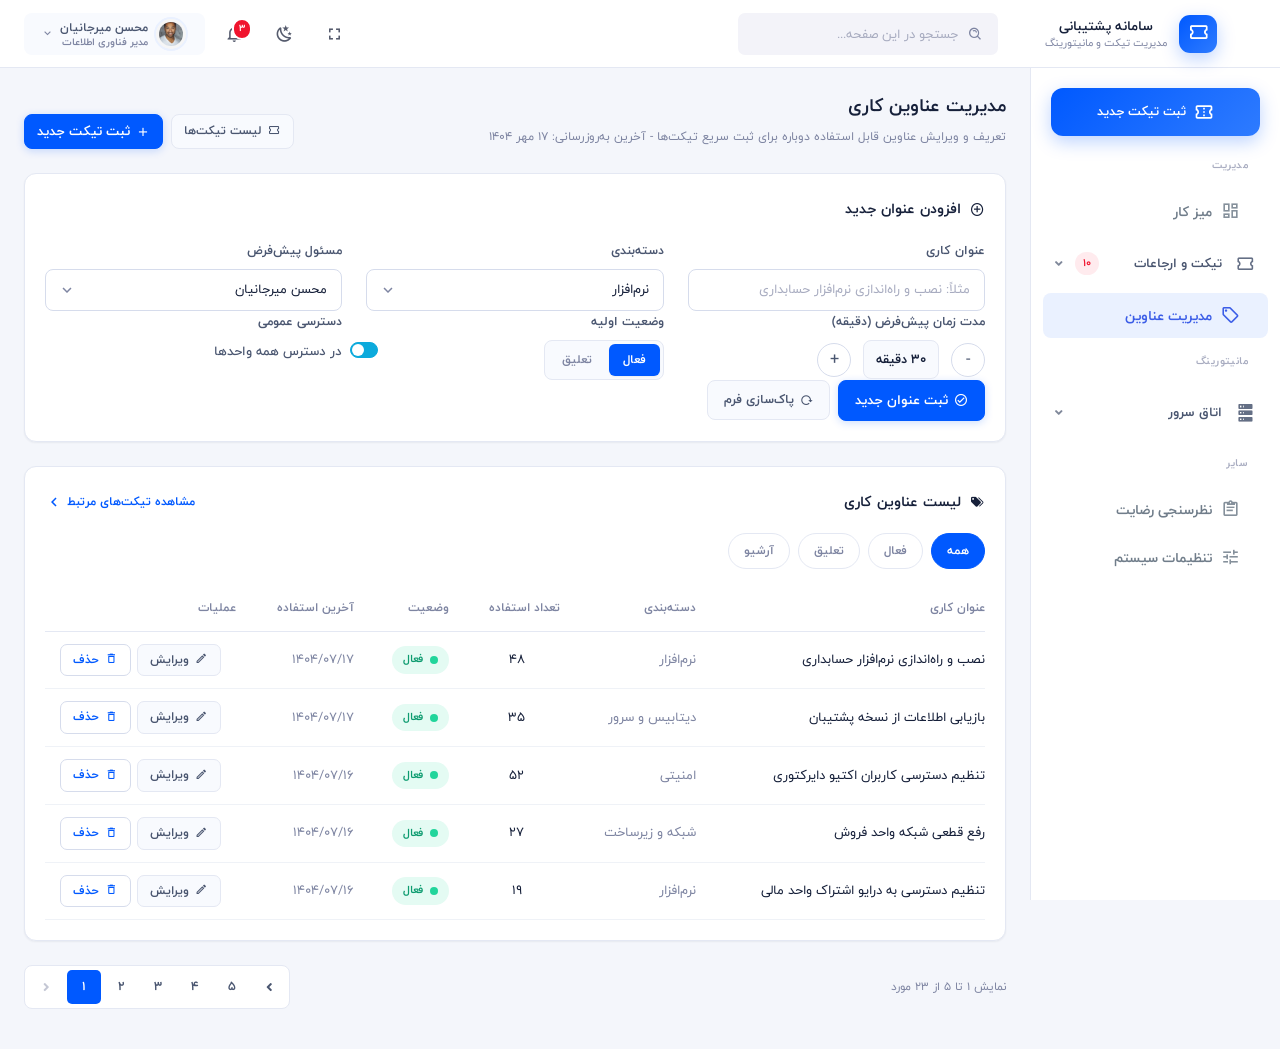
<file: subjects.html>
<!DOCTYPE html>
<html lang="fa" dir="rtl">

<head>
    <meta charset="utf-8">
    <meta name="viewport" content="width=device-width, initial-scale=1.0">
    <title>مدیریت عناوین | سامانه پشتیبانی</title>
    <meta name="description" content="تعریف و مدیریت عناوین کاری پرکاربرد برای دسته بندی سریع تیکت ها همراه با جست وجو و فیلتر.">
    <meta name="author" content="con.dev">
    <meta name="theme-color" content="#0059FF">

    <link rel="canonical" href="https://dashboard-2-puce.vercel.app/subjects.html">
    <meta name="robots" content="index, follow, max-image-preview:large, max-snippet:-1, max-video-preview:-1">

    <!-- Icons -->
    <link rel="icon" href="/favicon.ico" sizes="any">
    <link rel="icon" type="image/svg+xml" href="/favicon.svg">
    <link rel="icon" type="image/png" sizes="48x48" href="/assets/images/favicon-48x48.png">
    <link rel="icon" type="image/png" sizes="96x96" href="/assets/images/favicon-96x96.png">
    <link rel="icon" type="image/png" sizes="192x192" href="/assets/images/favicon-192x192.png">
    <link rel="apple-touch-icon" sizes="180x180" href="/apple-touch-icon.png">
    <link rel="manifest" href="/site.webmanifest">

    <!-- Open Graph -->
    <meta property="og:type" content="website">
    <meta property="og:site_name" content="سامانه پشتیبانی">
    <meta property="og:locale" content="fa_IR">
    <meta property="og:url" content="https://dashboard-2-puce.vercel.app/subjects.html">
    <meta property="og:title" content="مدیریت عناوین | سامانه پشتیبانی">
    <meta property="og:description" content="تعریف و مدیریت عناوین کاری پرکاربرد برای دسته بندی سریع تیکت ها همراه با جست وجو و فیلتر.">
    <meta property="og:image" content="https://dashboard-2-puce.vercel.app/assets/images/og-subjects.png">
    <meta property="og:image:width" content="1200">
    <meta property="og:image:height" content="630">
    <meta property="og:image:alt" content="کارت سامانه پشتیبانی: جدول مدیریت عناوین کاری">

    <!-- Twitter -->
    <meta name="twitter:card" content="summary_large_image">
    <meta name="twitter:title" content="مدیریت عناوین | سامانه پشتیبانی">
    <meta name="twitter:description" content="تعریف و مدیریت عناوین کاری پرکاربرد برای دسته بندی سریع تیکت ها همراه با جست وجو و فیلتر.">
    <meta name="twitter:image" content="https://dashboard-2-puce.vercel.app/assets/images/og-subjects.png">
    <meta name="twitter:image:alt" content="کارت سامانه پشتیبانی: جدول مدیریت عناوین کاری">

    <!-- Structured data -->
    <script type="application/ld+json">
    {
      "@context": "https://schema.org",
      "@graph": [
        {
          "@type": "WebSite",
          "@id": "https://dashboard-2-puce.vercel.app/#website",
          "url": "https://dashboard-2-puce.vercel.app/",
          "name": "سامانه پشتیبانی",
          "alternateName": "سامانه مدیریت تیکت و مانیتورینگ",
          "inLanguage": "fa-IR",
          "publisher": {
            "@id": "https://dashboard-2-puce.vercel.app/#organization"
          }
        },
        {
          "@type": "Organization",
          "@id": "https://dashboard-2-puce.vercel.app/#organization",
          "name": "سامانه پشتیبانی",
          "url": "https://dashboard-2-puce.vercel.app/",
          "logo": {
            "@type": "ImageObject",
            "url": "https://dashboard-2-puce.vercel.app/assets/images/favicon-512x512.png",
            "width": 512,
            "height": 512
          },
          "sameAs": [
            "https://www.instagram.com/con.dev",
            "https://cv.condev.ir/#/fa"
          ]
        },
        {
          "@type": "WebPage",
          "@id": "https://dashboard-2-puce.vercel.app/subjects.html#webpage",
          "url": "https://dashboard-2-puce.vercel.app/subjects.html",
          "name": "مدیریت عناوین | سامانه پشتیبانی",
          "description": "تعریف و مدیریت عناوین کاری پرکاربرد برای دسته بندی سریع تیکت ها همراه با جست وجو و فیلتر.",
          "inLanguage": "fa-IR",
          "isPartOf": {
            "@id": "https://dashboard-2-puce.vercel.app/#website"
          },
          "primaryImageOfPage": {
            "@type": "ImageObject",
            "url": "https://dashboard-2-puce.vercel.app/assets/images/og-subjects.png"
          },
          "breadcrumb": {
            "@id": "https://dashboard-2-puce.vercel.app/subjects.html#breadcrumb"
          }
        },
        {
          "@type": "BreadcrumbList",
          "@id": "https://dashboard-2-puce.vercel.app/subjects.html#breadcrumb",
          "itemListElement": [
            {
              "@type": "ListItem",
              "position": 1,
              "name": "داشبورد",
              "item": "https://dashboard-2-puce.vercel.app/"
            },
            {
              "@type": "ListItem",
              "position": 2,
              "name": "مدیریت عناوین"
            }
          ]
        }
      ]
    }
    </script>


    <script>
        /* انتخاب طرح پیش از رندر شدن صفحه تا پرش رنگ (flash) نداشته باشیم */
        (function () {
            var dark = false;
            try { dark = localStorage.getItem('db-theme') === 'dark'; } catch (e) {}
            document.write('<link href="assets/css/' + (dark ? 'bootstrap-dark.min.css' : 'bootstrap.min.css') + '" id="bootstrap-style" rel="stylesheet" type="text/css">');
            document.write('<link href="assets/css/' + (dark ? 'app-dark.css' : 'app.css') + '" id="app-style" rel="stylesheet" type="text/css">');
        })();
    </script>

    <link href="assets/css/icons.css" rel="stylesheet" type="text/css">
    <link href="assets/css/theme.css" rel="stylesheet" type="text/css">
</head>

<body data-layout="vertical" data-topbar="light" data-mobile-nav="on" class="page-subjects">

    <!-- ناوبری پایین صفحه در حالت موبایل -->
    <nav class="navigation-bottom mobile-display" aria-label="ناوبری موبایل">
        <a class="nav-btm-item" href="/"><i class="mdi mdi-view-dashboard-outline"></i><span>میز کار</span></a>
        <a class="nav-btm-item" href="tickets.html"><i class="mdi mdi-ticket-outline"></i><span>تیکت ها</span></a>
        <a class="nav-btm-item" href="monitoring.html"><i class="mdi mdi-server"></i><span>مانیتورینگ</span></a>
        <a class="nav-btm-item" href="subjects.html"><i class="mdi mdi-tag-outline"></i><span>عناوین</span></a>
        <a class="nav-btm-item" href="settings.html"><i class="mdi mdi-tune"></i><span>تنظیمات</span></a>
    </nav>
    <div class="navigation-plus mobile-display">
        <a href="ticket-new.html" title="ثبت تیکت جدید" aria-label="ثبت تیکت جدید">
            <svg viewBox="0 0 24 24"><path fill="currentColor" d="M17,13H13V17H11V13H7V11H11V7H13V11H17M12,2A10,10 0 0,0 2,12A10,10 0 0,0 12,22A10,10 0 0,0 22,12A10,10 0 0,0 12,2Z"/></svg>
        </a>
    </div>

    <div class="container-fluid">
        <!-- Begin page -->
        <div id="layout-wrapper">

            <!-- ========== Topbar ========== -->
            <header id="page-topbar">
                <div class="navbar-header">

                    <div class="topbar-side topbar-side-start">
                        <div class="navbar-brand-box">
                            <a href="/" class="brand-link">
                                <span class="brand-mark"><i class="mdi mdi-ticket-outline"></i></span>
                                <span class="brand-text">
                                    <strong>سامانه پشتیبانی</strong>
                                    <small>مدیریت تیکت و مانیتورینگ</small>
                                </span>
                            </a>
                        </div>

                        <button type="button" class="btn header-item noti-icon" id="vertical-menu-btn"
                            aria-label="باز و بسته کردن منو">
                            <i class="fa fa-fw fa-bars"></i>
                        </button>

                        <form class="app-search d-none d-lg-inline-block" role="search" onsubmit="return false;">
                            <div class="position-relative">
                                <input type="text" class="form-control" placeholder="جستجو در این صفحه..."
                                    aria-label="جستجو" autocomplete="off">
                                <span class="bx bx-search-alt"></span>
                            </div>
                        </form>
                    </div>

                    <div class="topbar-side topbar-side-end">
                        <h3 class="topbar-page-title d-lg-none">مدیریت عناوین</h3>

                        <button type="button" class="btn header-item noti-icon d-lg-none" data-search-toggle
                            aria-label="جستجو">
                            <i class="mdi mdi-magnify"></i>
                        </button>



                        <button type="button" class="btn header-item noti-icon d-none d-lg-inline-flex"
                            data-toggle="fullscreen" aria-label="تمام صفحه">
                            <i class="mdi mdi-fullscreen"></i>
                        </button>

                        <button type="button" class="btn header-item noti-icon" id="theme-toggle"
                            aria-label="تغییر طرح روشن و تیره" title="تغییر طرح روشن و تیره">
                            <i class="mdi mdi-weather-night"></i>
                        </button>

                        <div class="dropdown d-inline-block">
                            <button type="button" class="btn header-item noti-icon waves-effect"
                                id="page-header-notifications-dropdown" data-toggle="dropdown" aria-haspopup="true"
                                aria-expanded="false" aria-label="اعلان ها">
                                <i class="mdi mdi-bell-outline"></i>
                                <span class="badge badge-danger badge-pill">۳</span>
                            </button>
                            <div class="dropdown-menu dropdown-menu-lg dropdown-menu-right p-0"
                                aria-labelledby="page-header-notifications-dropdown">
                                <div class="p-3">
                                    <div class="row align-items-center">
                                        <div class="col">
                                            <h6 class="m-0">اعلان ها</h6>
                                        </div>
                                        <div class="col-auto">
                                            <a href="tickets.html" class="small">مشاهده همه</a>
                                        </div>
                                    </div>
                                </div>
                                <div data-simplebar style="max-height: 280px;">
                                    <a href="tickets.html" class="text-reset notification-item">
                                        <div class="media">
                                            <div class="avatar-xs mr-3">
                                                <span class="avatar-title bg-primary rounded-circle font-size-16">
                                                    <i class="mdi mdi-ticket-outline"></i>
                                                </span>
                                            </div>
                                            <div class="media-body">
                                                <h6 class="mt-0 mb-1">تیکت جدید #۳۱۹۹۲ ثبت شد</h6>
                                                <div class="font-size-12 text-muted">
                                                    <p class="mb-1">نصب نرم‌افزار حسابداری روی سیستم واحد مالی</p>
                                                    <p class="mb-0"><i class="mdi mdi-clock-outline"></i> ۴ دقیقه پیش</p>
                                                </div>
                                            </div>
                                        </div>
                                    </a>
                                    <a href="referrals.html" class="text-reset notification-item">
                                        <div class="media">
                                            <img src="assets/images/users/avatar-6.jpg" class="mr-3 rounded-circle avatar-xs"
                                                alt="تصویر کاربر">
                                            <div class="media-body">
                                                <h6 class="mt-0 mb-1">تیکت #۳۱۹۵۸ به شما ارجاع شد</h6>
                                                <div class="font-size-12 text-muted">
                                                    <p class="mb-1">سارا احمدی درخواست بررسی قطعی شبکه را ارجاع داد</p>
                                                    <p class="mb-0"><i class="mdi mdi-clock-outline"></i> ۳۲ دقیقه پیش</p>
                                                </div>
                                            </div>
                                        </div>
                                    </a>
                                    <a href="monitoring.html" class="text-reset notification-item">
                                        <div class="media">
                                            <div class="avatar-xs mr-3">
                                                <span class="avatar-title bg-danger rounded-circle font-size-16">
                                                    <i class="mdi mdi-alert-outline"></i>
                                                </span>
                                            </div>
                                            <div class="media-body">
                                                <h6 class="mt-0 mb-1">هشدار دمای رک ۳</h6>
                                                <div class="font-size-12 text-muted">
                                                    <p class="mb-1">دمای رک از آستانه تعیین‌شده عبور کرد (۳۱.۴ درجه)</p>
                                                    <p class="mb-0"><i class="mdi mdi-clock-outline"></i> ۱ ساعت پیش</p>
                                                </div>
                                            </div>
                                        </div>
                                    </a>
                                    <a href="tickets.html" class="text-reset notification-item">
                                        <div class="media">
                                            <img src="assets/images/users/avatar-4.jpg" class="mr-3 rounded-circle avatar-xs"
                                                alt="تصویر کاربر">
                                            <div class="media-body">
                                                <h6 class="mt-0 mb-1">تیکت #۳۱۸۷۰ بسته شد</h6>
                                                <div class="font-size-12 text-muted">
                                                    <p class="mb-1">رضا کریمی مشکل پیکربندی صندوق پست الکترونیک را بست</p>
                                                    <p class="mb-0"><i class="mdi mdi-clock-outline"></i> ۲ ساعت پیش</p>
                                                </div>
                                            </div>
                                        </div>
                                    </a>
                                </div>
                                <div class="p-2 border-top">
                                    <a class="btn btn-sm btn-link font-size-14 btn-block text-center"
                                        href="tickets.html">
                                        <i class="mdi mdi-arrow-right-circle mr-1"></i> مشاهده همه اعلان ها
                                    </a>
                                </div>
                            </div>
                        </div>

                        <div class="dropdown d-inline-block">
                            <button type="button" class="btn header-item waves-effect user-chip"
                                id="page-header-user-dropdown" data-toggle="dropdown" aria-haspopup="true"
                                aria-expanded="false">
                                <img class="rounded-circle header-profile-user" src="assets/images/users/avatar-2.jpg"
                                    alt="تصویر کاربر">
                                <span class="user-chip-meta">
                                    <span class="user-name">محسن میرجانیان</span>
                                    <span class="user-role">مدیر فناوری اطلاعات</span>
                                </span>
                                <i class="mdi mdi-chevron-down d-none d-lg-inline-block gray-color"></i>
                            </button>
                            <div class="dropdown-menu dropdown-menu-right">
                                <a class="dropdown-item" href="https://www.instagram.com/con.dev" target="_blank" rel="noopener">
                                    <i class="bx bx-user font-size-16 align-middle mr-1"></i> پروفایل</a>
                                <a class="dropdown-item" href="tickets.html">
                                    <i class="bx bx-message font-size-16 align-middle mr-1"></i> پیام ها</a>
                                <a class="dropdown-item" href="settings.html">
                                    <i class="bx bx-wrench font-size-16 align-middle mr-1"></i> تنظیمات</a>
                                <div class="dropdown-divider"></div>
                                <a class="dropdown-item" href="https://cv.condev.ir/#/fa" target="_blank" rel="noopener">
                                    <i class="bx bx-lock-open font-size-16 align-middle mr-1"></i> تغییر رمز عبور</a>
                            </div>
                        </div>
                    </div>

                </div>
            </header>


                        <!-- ========== Left Sidebar Start ========== -->
            <div class="vertical-menu overflow-hidden">
                <div class="sidebar-scroll" data-simplebar>
                    <div class="sidebar-cta">
                        <a href="ticket-new.html" class="btn-submit-ticket">
                            <svg viewBox="0 0 24 24"><path fill="currentColor" d="M22 10V6C22 4.89 21.1 4 20 4H4C2.9 4 2 4.89 2 6V10C3.11 10 4 10.9 4 12S3.11 14 2 14V18C2 19.1 2.9 20 4 20H20C21.1 20 22 19.1 22 18V14C20.9 14 20 13.1 20 12S20.9 10 22 10M20 8.54C18.81 9.23 18 10.53 18 12S18.81 14.77 20 15.46V18H4V15.46C5.19 14.77 6 13.47 6 12C6 10.5 5.2 9.23 4 8.54L4 6H20V8.54M11 15H13V17H11M11 11H13V13H11M11 7H13V9H11Z"/></svg>
                            ثبت تیکت جدید
                        </a>
                    </div>

                    <div id="sidebar-menu">
                        <ul class="dash-menu">
                            <li class="menu-title">مدیریت</li>

                            <li class="nav-item">
                                <a class="nav-link" href="/">
                                    <i class="mdi mdi-view-dashboard-outline"></i>
                                    <span class="nav-label">میز کار</span>
                                </a>
                            </li>

                            <li class="nav-item has-children">
                                <button type="button" class="nav-link nav-toggle" aria-expanded="false">
                                    <i class="mdi mdi-ticket-outline"></i>
                                    <span class="nav-label">تیکت و ارجاعات</span>
                                    <span class="nav-badge">۱۰</span>
                                    <i class="fa fa-angle-down nav-arrow"></i>
                                </button>
                                <ul class="nav-sub">
                                    <li><a href="tickets.html">لیست تیکت ها</a></li>
                                    <li><a href="ticket-new.html">ثبت تیکت جدید</a></li>
                                    <li><a href="referrals.html">ارجاع تیکت</a></li>
                                </ul>
                            </li>

                            <li class="nav-item">
                                <a class="nav-link" href="subjects.html">
                                    <i class="mdi mdi-tag-outline"></i>
                                    <span class="nav-label">مدیریت عناوین</span>
                                </a>
                            </li>

                            <li class="menu-title">مانیتورینگ</li>

                            <li class="nav-item has-children">
                                <button type="button" class="nav-link nav-toggle" aria-expanded="false">
                                    <i class="mdi mdi-server"></i>
                                    <span class="nav-label">اتاق سرور</span>
                                    <i class="fa fa-angle-down nav-arrow"></i>
                                </button>
                                <ul class="nav-sub">
                                    <li><a href="monitoring.html">داشبورد مانیتورینگ</a></li>
                                    <li><a href="monitoring-data.html">داده های مانیتورینگ</a></li>
                                    <li><a href="monitoring-settings.html">تنظیمات مانیتورینگ</a></li>
                                </ul>
                            </li>

                            <li class="menu-title">سایر</li>

                            <li class="nav-item">
                                <a class="nav-link" href="survey.html">
                                    <i class="mdi mdi-clipboard-text-outline"></i>
                                    <span class="nav-label">نظرسنجی رضایت</span>
                                </a>
                            </li>

                            <li class="nav-item">
                                <a class="nav-link" href="settings.html">
                                    <i class="mdi mdi-tune"></i>
                                    <span class="nav-label">تنظیمات سیستم</span>
                                </a>
                            </li>
                        </ul>

                </div>
            </div>
            </div>
            <!-- Left Sidebar End -->


            <!-- ============================================================== -->
            <!-- Start right Content here -->
            <!-- ============================================================== -->
            <div class="main-content">

                <section class="page-content Container_Main Margin-Top">

                    <!-- سرصفحه صفحه -->
                    <div class="page-head">
                        <div>
                            <h4 class="page-title">مدیریت عناوین کاری</h4>
                            <p class="page-subtitle">تعریف و ویرایش عناوین قابل استفاده دوباره برای ثبت سریع تیکت‌ها - آخرین به‌روزرسانی: ۱۷ مهر ۱۴۰۴</p>
                        </div>
                        <div class="page-head-actions">
                            <a href="tickets.html" class="btn btn-light btn-sm">
                                <i class="mdi mdi-ticket-outline mr-1"></i> لیست تیکت‌ها
                            </a>
                            <a href="ticket-new.html" class="btn btn-primary btn-sm">
                                <i class="mdi mdi-plus mr-1"></i> ثبت تیکت جدید
                            </a>
                        </div>
                    </div>

                    <!-- فرم افزودن عنوان جدید -->
                    <div class="card">
                        <div class="card-body">
                            <div class="card-head">
                                <h5 class="card-title mb-0"><i class="mdi mdi-plus-circle-outline mr-1"></i> افزودن عنوان جدید</h5>
                            </div>
                            <form onsubmit="return false;">
                                <div class="row">
                                    <div class="col-md-4">
                                        <div class="form-group">
                                            <label for="subject-title">عنوان کاری</label>
                                            <input type="text" class="form-control" id="subject-title" name="subject_title"
                                                placeholder="مثلاً: نصب و راه‌اندازی نرم‌افزار حسابداری">
                                        </div>
                                    </div>
                                    <div class="col-md-4">
                                        <div class="form-group">
                                            <label for="subject-category">دسته‌بندی</label>
                                            <select class="form-control" id="subject-category" name="subject_category">
                                                <option value="software" selected>نرم‌افزار</option>
                                                <option value="hardware">سخت‌افزار</option>
                                                <option value="network">شبکه و زیرساخت</option>
                                                <option value="database">دیتابیس و سرور</option>
                                                <option value="security">امنیتی</option>
                                            </select>
                                        </div>
                                    </div>
                                    <div class="col-md-4">
                                        <div class="form-group">
                                            <label for="subject-owner">مسئول پیش‌فرض</label>
                                            <select class="form-control" id="subject-owner" name="subject_owner">
                                                <option value="mohsen-mirjavanian" selected>محسن میرجانیان</option>
                                                <option value="sara-ahmadi">سارا احمدی</option>
                                                <option value="reza-karimi">رضا کریمی</option>
                                                <option value="maryam-nikpoor">مریم نیک‌پور</option>
                                                <option value="ali-rezaei">علی رضایی</option>
                                                <option value="negar-mousavi">نگار موسوی</option>
                                                <option value="hossein-sadeghi">حسین صادقی</option>
                                                <option value="amir-tavakkoli">امیر توکلی</option>
                                            </select>
                                        </div>
                                    </div>
                                </div>
                                <div class="row">
                                    <div class="col-md-4">
                                        <div class="form-group">
                                            <label>مدت زمان پیش‌فرض (دقیقه)</label>
                                            <div class="counter-widget" data-counter data-min="5" data-max="480" data-step="5"
                                                data-unit="دقیقه">
                                                <button type="button" class="counter-btn minus" aria-label="کاهش">-</button>
                                                <span class="counter-value">۳۰ دقیقه</span>
                                                <button type="button" class="counter-btn plus" aria-label="افزایش">+</button>
                                            </div>
                                        </div>
                                    </div>
                                    <div class="col-md-4">
                                        <div class="form-group">
                                            <label>وضعیت اولیه</label>
                                            <div class="segmented" data-segmented="subjectStatus">
                                                <button type="button" class="segmented-item active" data-value="active">فعال</button>
                                                <button type="button" class="segmented-item" data-value="suspended">تعلیق</button>
                                            </div>
                                        </div>
                                    </div>
                                    <div class="col-md-4">
                                        <div class="form-group">
                                            <label for="subject-public">دسترسی عمومی</label>
                                            <div class="custom-control custom-switch">
                                                <input type="checkbox" class="custom-control-input" id="subject-public" name="subject_public"
                                                    checked>
                                                <label class="custom-control-label" for="subject-public">در دسترس همه واحدها</label>
                                            </div>
                                        </div>
                                    </div>
                                </div>
                                <div class="btn-row">
                                    <a class="btn btn-primary" href="https://www.instagram.com/con.dev" target="_blank" rel="noopener">
                                        <i class="mdi mdi-check-circle-outline mr-1"></i> ثبت عنوان جدید
                                    </a>
                                    <a class="btn btn-light" href="https://cv.condev.ir/#/fa" target="_blank" rel="noopener">
                                        <i class="mdi mdi-reload mr-1"></i> پاک‌سازی فرم
                                    </a>
                                </div>
                            </form>
                        </div>
                    </div>

                    <!-- لیست عناوین کاری -->
                    <div class="card">
                        <div class="card-body">
                            <div class="card-head">
                                <h5 class="card-title mb-0"><i class="mdi mdi-tag-multiple mr-1"></i> لیست عناوین کاری</h5>
                                <a href="tickets.html" class="link-more">
                                    مشاهده تیکت‌های مرتبط
                                    <svg viewBox="0 0 24 24">
                                        <path fill="currentColor"
                                            d="M15.41,16.58L10.83,12L15.41,7.41L14,6L8,12L14,18L15.41,16.58Z" />
                                    </svg>
                                </a>
                            </div>

                            <div class="filter-pills mt-3 mb-3" data-filter-target="#subjectTable tbody tr"
                                data-empty-target="#subjectEmpty">
                                <button type="button" class="pill active" data-filter="all">همه</button>
                                <button type="button" class="pill" data-filter="active">فعال</button>
                                <button type="button" class="pill" data-filter="suspended">تعلیق</button>
                                <button type="button" class="pill" data-filter="archived">آرشیو</button>
                            </div>

                            <div class="table-responsive">
                                <table class="table table-hover align-middle" id="subjectTable">
                                    <thead>
                                        <tr>
                                            <th>عنوان کاری</th>
                                            <th>دسته‌بندی</th>
                                            <th>تعداد استفاده</th>
                                            <th>وضعیت</th>
                                            <th>آخرین استفاده</th>
                                            <th>عملیات</th>
                                        </tr>
                                    </thead>
                                    <tbody>
                                        <tr data-status="active">
                                            <td>نصب و راه‌اندازی نرم‌افزار حسابداری</td>
                                            <td class="gray-color">نرم‌افزار</td>
                                            <td class="text-center">۴۸</td>
                                            <td><span class="badge badge-soft-success"><span
                                                    class="status-dot bg-success"></span>فعال</span></td>
                                            <td class="gray-color">۱۴۰۴/۰۷/۱۷</td>
                                            <td class="text-center">
                                                <div class="actions">
                                                    <a class="btn btn-light btn-sm" href="https://www.instagram.com/con.dev" target="_blank" rel="noopener">
                                                        <i class="mdi mdi-pencil-outline mr-1"></i> ویرایش
                                                    </a>
                                                    <a class="btn btn-outline-primary btn-sm" href="https://cv.condev.ir/#/fa" target="_blank" rel="noopener">
                                                        <i class="mdi mdi-delete-outline mr-1"></i> حذف
                                                    </a>
                                                </div>
                                            </td>
                                        </tr>
                                        <tr data-status="active">
                                            <td>بازیابی اطلاعات از نسخه پشتیبان</td>
                                            <td class="gray-color">دیتابیس و سرور</td>
                                            <td class="text-center">۳۵</td>
                                            <td><span class="badge badge-soft-success"><span
                                                    class="status-dot bg-success"></span>فعال</span></td>
                                            <td class="gray-color">۱۴۰۴/۰۷/۱۷</td>
                                            <td class="text-center">
                                                <div class="actions">
                                                    <a class="btn btn-light btn-sm" href="https://www.instagram.com/con.dev" target="_blank" rel="noopener">
                                                        <i class="mdi mdi-pencil-outline mr-1"></i> ویرایش
                                                    </a>
                                                    <a class="btn btn-outline-primary btn-sm" href="https://cv.condev.ir/#/fa" target="_blank" rel="noopener">
                                                        <i class="mdi mdi-delete-outline mr-1"></i> حذف
                                                    </a>
                                                </div>
                                            </td>
                                        </tr>
                                        <tr data-status="active">
                                            <td>تنظیم دسترسی کاربران اکتیو دایرکتوری</td>
                                            <td class="gray-color">امنیتی</td>
                                            <td class="text-center">۵۲</td>
                                            <td><span class="badge badge-soft-success"><span
                                                    class="status-dot bg-success"></span>فعال</span></td>
                                            <td class="gray-color">۱۴۰۴/۰۷/۱۶</td>
                                            <td class="text-center">
                                                <div class="actions">
                                                    <a class="btn btn-light btn-sm" href="https://www.instagram.com/con.dev" target="_blank" rel="noopener">
                                                        <i class="mdi mdi-pencil-outline mr-1"></i> ویرایش
                                                    </a>
                                                    <a class="btn btn-outline-primary btn-sm" href="https://cv.condev.ir/#/fa" target="_blank" rel="noopener">
                                                        <i class="mdi mdi-delete-outline mr-1"></i> حذف
                                                    </a>
                                                </div>
                                            </td>
                                        </tr>
                                        <tr data-status="active">
                                            <td>رفع قطعی شبکه واحد فروش</td>
                                            <td class="gray-color">شبکه و زیرساخت</td>
                                            <td class="text-center">۲۷</td>
                                            <td><span class="badge badge-soft-success"><span
                                                    class="status-dot bg-success"></span>فعال</span></td>
                                            <td class="gray-color">۱۴۰۴/۰۷/۱۶</td>
                                            <td class="text-center">
                                                <div class="actions">
                                                    <a class="btn btn-light btn-sm" href="https://www.instagram.com/con.dev" target="_blank" rel="noopener">
                                                        <i class="mdi mdi-pencil-outline mr-1"></i> ویرایش
                                                    </a>
                                                    <a class="btn btn-outline-primary btn-sm" href="https://cv.condev.ir/#/fa" target="_blank" rel="noopener">
                                                        <i class="mdi mdi-delete-outline mr-1"></i> حذف
                                                    </a>
                                                </div>
                                            </td>
                                        </tr>
                                        <tr data-status="active">
                                            <td>تنظیم دسترسی به درایو اشتراک واحد مالی</td>
                                            <td class="gray-color">نرم‌افزار</td>
                                            <td class="text-center">۱۹</td>
                                            <td><span class="badge badge-soft-success"><span
                                                    class="status-dot bg-success"></span>فعال</span></td>
                                            <td class="gray-color">۱۴۰۴/۰۷/۱۶</td>
                                            <td class="text-center">
                                                <div class="actions">
                                                    <a class="btn btn-light btn-sm" href="https://www.instagram.com/con.dev" target="_blank" rel="noopener">
                                                        <i class="mdi mdi-pencil-outline mr-1"></i> ویرایش
                                                    </a>
                                                    <a class="btn btn-outline-primary btn-sm" href="https://cv.condev.ir/#/fa" target="_blank" rel="noopener">
                                                        <i class="mdi mdi-delete-outline mr-1"></i> حذف
                                                    </a>
                                                </div>
                                            </td>
                                        </tr>
                                        <tr data-status="active">
                                            <td>تعویض کارتریج چاپگر</td>
                                            <td class="gray-color">سخت‌افزار</td>
                                            <td class="text-center">۶۴</td>
                                            <td><span class="badge badge-soft-success"><span
                                                    class="status-dot bg-success"></span>فعال</span></td>
                                            <td class="gray-color">۱۴۰۴/۰۷/۱۵</td>
                                            <td class="text-center">
                                                <div class="actions">
                                                    <a class="btn btn-light btn-sm" href="https://www.instagram.com/con.dev" target="_blank" rel="noopener">
                                                        <i class="mdi mdi-pencil-outline mr-1"></i> ویرایش
                                                    </a>
                                                    <a class="btn btn-outline-primary btn-sm" href="https://cv.condev.ir/#/fa" target="_blank" rel="noopener">
                                                        <i class="mdi mdi-delete-outline mr-1"></i> حذف
                                                    </a>
                                                </div>
                                            </td>
                                        </tr>
                                        <tr data-status="active">
                                            <td>به‌روزرسانی آنتی‌ویروس سرورها</td>
                                            <td class="gray-color">امنیتی</td>
                                            <td class="text-center">۳۹</td>
                                            <td><span class="badge badge-soft-success"><span
                                                    class="status-dot bg-success"></span>فعال</span></td>
                                            <td class="gray-color">۱۴۰۴/۰۷/۱۵</td>
                                            <td class="text-center">
                                                <div class="actions">
                                                    <a class="btn btn-light btn-sm" href="https://www.instagram.com/con.dev" target="_blank" rel="noopener">
                                                        <i class="mdi mdi-pencil-outline mr-1"></i> ویرایش
                                                    </a>
                                                    <a class="btn btn-outline-primary btn-sm" href="https://cv.condev.ir/#/fa" target="_blank" rel="noopener">
                                                        <i class="mdi mdi-delete-outline mr-1"></i> حذف
                                                    </a>
                                                </div>
                                            </td>
                                        </tr>
                                        <tr data-status="active">
                                            <td>افزودن کاربر جدید به سامانه اتوماسیون</td>
                                            <td class="gray-color">نرم‌افزار</td>
                                            <td class="text-center">۴۴</td>
                                            <td><span class="badge badge-soft-success"><span
                                                    class="status-dot bg-success"></span>فعال</span></td>
                                            <td class="gray-color">۱۴۰۴/۰۷/۱۴</td>
                                            <td class="text-center">
                                                <div class="actions">
                                                    <a class="btn btn-light btn-sm" href="https://www.instagram.com/con.dev" target="_blank" rel="noopener">
                                                        <i class="mdi mdi-pencil-outline mr-1"></i> ویرایش
                                                    </a>
                                                    <a class="btn btn-outline-primary btn-sm" href="https://cv.condev.ir/#/fa" target="_blank" rel="noopener">
                                                        <i class="mdi mdi-delete-outline mr-1"></i> حذف
                                                    </a>
                                                </div>
                                            </td>
                                        </tr>
                                        <tr data-status="active">
                                            <td>بررسی کندی سرعت اینترنت</td>
                                            <td class="gray-color">شبکه و زیرساخت</td>
                                            <td class="text-center">۳۱</td>
                                            <td><span class="badge badge-soft-success"><span
                                                    class="status-dot bg-success"></span>فعال</span></td>
                                            <td class="gray-color">۱۴۰۴/۰۷/۱۴</td>
                                            <td class="text-center">
                                                <div class="actions">
                                                    <a class="btn btn-light btn-sm" href="https://www.instagram.com/con.dev" target="_blank" rel="noopener">
                                                        <i class="mdi mdi-pencil-outline mr-1"></i> ویرایش
                                                    </a>
                                                    <a class="btn btn-outline-primary btn-sm" href="https://cv.condev.ir/#/fa" target="_blank" rel="noopener">
                                                        <i class="mdi mdi-delete-outline mr-1"></i> حذف
                                                    </a>
                                                </div>
                                            </td>
                                        </tr>
                                        <tr data-status="suspended">
                                            <td>پیکربندی صندوق پست الکترونیک سازمانی</td>
                                            <td class="gray-color">نرم‌افزار</td>
                                            <td class="text-center">۲۹</td>
                                            <td><span class="badge badge-soft-warning"><span
                                                    class="status-dot bg-warning"></span>تعلیق</span></td>
                                            <td class="gray-color">۱۴۰۴/۰۷/۱۳</td>
                                            <td class="text-center">
                                                <div class="actions">
                                                    <a class="btn btn-light btn-sm" href="https://www.instagram.com/con.dev" target="_blank" rel="noopener">
                                                        <i class="mdi mdi-pencil-outline mr-1"></i> ویرایش
                                                    </a>
                                                    <a class="btn btn-outline-primary btn-sm" href="https://cv.condev.ir/#/fa" target="_blank" rel="noopener">
                                                        <i class="mdi mdi-delete-outline mr-1"></i> حذف
                                                    </a>
                                                </div>
                                            </td>
                                        </tr>
                                        <tr data-status="active">
                                            <td>تعویض هارد دیسک سرور فایل</td>
                                            <td class="gray-color">سخت‌افزار</td>
                                            <td class="text-center">۱۸</td>
                                            <td><span class="badge badge-soft-success"><span
                                                    class="status-dot bg-success"></span>فعال</span></td>
                                            <td class="gray-color">۱۴۰۴/۰۷/۱۳</td>
                                            <td class="text-center">
                                                <div class="actions">
                                                    <a class="btn btn-light btn-sm" href="https://www.instagram.com/con.dev" target="_blank" rel="noopener">
                                                        <i class="mdi mdi-pencil-outline mr-1"></i> ویرایش
                                                    </a>
                                                    <a class="btn btn-outline-primary btn-sm" href="https://cv.condev.ir/#/fa" target="_blank" rel="noopener">
                                                        <i class="mdi mdi-delete-outline mr-1"></i> حذف
                                                    </a>
                                                </div>
                                            </td>
                                        </tr>
                                        <tr data-status="active">
                                            <td>تنظیم دسترسی دوربین‌های نظارتی</td>
                                            <td class="gray-color">امنیتی</td>
                                            <td class="text-center">۲۲</td>
                                            <td><span class="badge badge-soft-success"><span
                                                    class="status-dot bg-success"></span>فعال</span></td>
                                            <td class="gray-color">۱۴۰۴/۰۷/۱۲</td>
                                            <td class="text-center">
                                                <div class="actions">
                                                    <a class="btn btn-light btn-sm" href="https://www.instagram.com/con.dev" target="_blank" rel="noopener">
                                                        <i class="mdi mdi-pencil-outline mr-1"></i> ویرایش
                                                    </a>
                                                    <a class="btn btn-outline-primary btn-sm" href="https://cv.condev.ir/#/fa" target="_blank" rel="noopener">
                                                        <i class="mdi mdi-delete-outline mr-1"></i> حذف
                                                    </a>
                                                </div>
                                            </td>
                                        </tr>
                                        <tr data-status="active">
                                            <td>راه‌اندازی رایانه واحد انبار</td>
                                            <td class="gray-color">سخت‌افزار</td>
                                            <td class="text-center">۳۷</td>
                                            <td><span class="badge badge-soft-success"><span
                                                    class="status-dot bg-success"></span>فعال</span></td>
                                            <td class="gray-color">۱۴۰۴/۰۷/۱۲</td>
                                            <td class="text-center">
                                                <div class="actions">
                                                    <a class="btn btn-light btn-sm" href="https://www.instagram.com/con.dev" target="_blank" rel="noopener">
                                                        <i class="mdi mdi-pencil-outline mr-1"></i> ویرایش
                                                    </a>
                                                    <a class="btn btn-outline-primary btn-sm" href="https://cv.condev.ir/#/fa" target="_blank" rel="noopener">
                                                        <i class="mdi mdi-delete-outline mr-1"></i> حذف
                                                    </a>
                                                </div>
                                            </td>
                                        </tr>
                                        <tr data-status="suspended">
                                            <td>بررسی کندی سیستم‌های واحد تولید</td>
                                            <td class="gray-color">سخت‌افزار</td>
                                            <td class="text-center">۱۳</td>
                                            <td><span class="badge badge-soft-warning"><span
                                                    class="status-dot bg-warning"></span>تعلیق</span></td>
                                            <td class="gray-color">۱۴۰۴/۰۷/۱۲</td>
                                            <td class="text-center">
                                                <div class="actions">
                                                    <a class="btn btn-light btn-sm" href="https://www.instagram.com/con.dev" target="_blank" rel="noopener">
                                                        <i class="mdi mdi-pencil-outline mr-1"></i> ویرایش
                                                    </a>
                                                    <a class="btn btn-outline-primary btn-sm" href="https://cv.condev.ir/#/fa" target="_blank" rel="noopener">
                                                        <i class="mdi mdi-delete-outline mr-1"></i> حذف
                                                    </a>
                                                </div>
                                            </td>
                                        </tr>
                                        <tr data-status="active">
                                            <td>رفع خطای ورود به سامانه حضور و غیاب</td>
                                            <td class="gray-color">نرم‌افزار</td>
                                            <td class="text-center">۴۱</td>
                                            <td><span class="badge badge-soft-success"><span
                                                    class="status-dot bg-success"></span>فعال</span></td>
                                            <td class="gray-color">۱۴۰۴/۰۷/۱۱</td>
                                            <td class="text-center">
                                                <div class="actions">
                                                    <a class="btn btn-light btn-sm" href="https://www.instagram.com/con.dev" target="_blank" rel="noopener">
                                                        <i class="mdi mdi-pencil-outline mr-1"></i> ویرایش
                                                    </a>
                                                    <a class="btn btn-outline-primary btn-sm" href="https://cv.condev.ir/#/fa" target="_blank" rel="noopener">
                                                        <i class="mdi mdi-delete-outline mr-1"></i> حذف
                                                    </a>
                                                </div>
                                            </td>
                                        </tr>
                                        <tr data-status="suspended">
                                            <td>تنظیم روتینگ سوییچ طبقه دوم</td>
                                            <td class="gray-color">شبکه و زیرساخت</td>
                                            <td class="text-center">۱۵</td>
                                            <td><span class="badge badge-soft-warning"><span
                                                    class="status-dot bg-warning"></span>تعلیق</span></td>
                                            <td class="gray-color">۱۴۰۴/۰۷/۱۱</td>
                                            <td class="text-center">
                                                <div class="actions">
                                                    <a class="btn btn-light btn-sm" href="https://www.instagram.com/con.dev" target="_blank" rel="noopener">
                                                        <i class="mdi mdi-pencil-outline mr-1"></i> ویرایش
                                                    </a>
                                                    <a class="btn btn-outline-primary btn-sm" href="https://cv.condev.ir/#/fa" target="_blank" rel="noopener">
                                                        <i class="mdi mdi-delete-outline mr-1"></i> حذف
                                                    </a>
                                                </div>
                                            </td>
                                        </tr>
                                        <tr data-status="active">
                                            <td>به‌روزرسانی فریم‌ور اکسس پوینت</td>
                                            <td class="gray-color">شبکه و زیرساخت</td>
                                            <td class="text-center">۱۷</td>
                                            <td><span class="badge badge-soft-success"><span
                                                    class="status-dot bg-success"></span>فعال</span></td>
                                            <td class="gray-color">۱۴۰۴/۰۷/۱۱</td>
                                            <td class="text-center">
                                                <div class="actions">
                                                    <a class="btn btn-light btn-sm" href="https://www.instagram.com/con.dev" target="_blank" rel="noopener">
                                                        <i class="mdi mdi-pencil-outline mr-1"></i> ویرایش
                                                    </a>
                                                    <a class="btn btn-outline-primary btn-sm" href="https://cv.condev.ir/#/fa" target="_blank" rel="noopener">
                                                        <i class="mdi mdi-delete-outline mr-1"></i> حذف
                                                    </a>
                                                </div>
                                            </td>
                                        </tr>
                                        <tr data-status="archived">
                                            <td>تنظیم مجوز نرم‌افزار آفیس</td>
                                            <td class="gray-color">نرم‌افزار</td>
                                            <td class="text-center">۳۳</td>
                                            <td><span class="badge badge-soft-gray"><span
                                                    class="status-dot bg-primary"></span>آرشیو</span></td>
                                            <td class="gray-color">۱۴۰۴/۰۷/۱۱</td>
                                            <td class="text-center">
                                                <div class="actions">
                                                    <a class="btn btn-light btn-sm" href="https://www.instagram.com/con.dev" target="_blank" rel="noopener">
                                                        <i class="mdi mdi-pencil-outline mr-1"></i> ویرایش
                                                    </a>
                                                    <a class="btn btn-outline-primary btn-sm" href="https://cv.condev.ir/#/fa" target="_blank" rel="noopener">
                                                        <i class="mdi mdi-delete-outline mr-1"></i> حذف
                                                    </a>
                                                </div>
                                            </td>
                                        </tr>
                                        <tr data-status="active">
                                            <td>پشتیبان‌گیری روزانه دیتابیس فروش</td>
                                            <td class="gray-color">دیتابیس و سرور</td>
                                            <td class="text-center">۵۸</td>
                                            <td><span class="badge badge-soft-success"><span
                                                    class="status-dot bg-success"></span>فعال</span></td>
                                            <td class="gray-color">۱۴۰۴/۰۷/۱۰</td>
                                            <td class="text-center">
                                                <div class="actions">
                                                    <a class="btn btn-light btn-sm" href="https://www.instagram.com/con.dev" target="_blank" rel="noopener">
                                                        <i class="mdi mdi-pencil-outline mr-1"></i> ویرایش
                                                    </a>
                                                    <a class="btn btn-outline-primary btn-sm" href="https://cv.condev.ir/#/fa" target="_blank" rel="noopener">
                                                        <i class="mdi mdi-delete-outline mr-1"></i> حذف
                                                    </a>
                                                </div>
                                            </td>
                                        </tr>
                                        <tr data-status="active">
                                            <td>نصب درایور پرینتر شبکه</td>
                                            <td class="gray-color">سخت‌افزار</td>
                                            <td class="text-center">۲۶</td>
                                            <td><span class="badge badge-soft-success"><span
                                                    class="status-dot bg-success"></span>فعال</span></td>
                                            <td class="gray-color">۱۴۰۴/۰۷/۱۰</td>
                                            <td class="text-center">
                                                <div class="actions">
                                                    <a class="btn btn-light btn-sm" href="https://www.instagram.com/con.dev" target="_blank" rel="noopener">
                                                        <i class="mdi mdi-pencil-outline mr-1"></i> ویرایش
                                                    </a>
                                                    <a class="btn btn-outline-primary btn-sm" href="https://cv.condev.ir/#/fa" target="_blank" rel="noopener">
                                                        <i class="mdi mdi-delete-outline mr-1"></i> حذف
                                                    </a>
                                                </div>
                                            </td>
                                        </tr>
                                        <tr data-status="suspended">
                                            <td>تغییر رمز عبور حساب‌های ابری سازمان</td>
                                            <td class="gray-color">امنیتی</td>
                                            <td class="text-center">۲۱</td>
                                            <td><span class="badge badge-soft-warning"><span
                                                    class="status-dot bg-warning"></span>تعلیق</span></td>
                                            <td class="gray-color">۱۴۰۴/۰۷/۱۰</td>
                                            <td class="text-center">
                                                <div class="actions">
                                                    <a class="btn btn-light btn-sm" href="https://www.instagram.com/con.dev" target="_blank" rel="noopener">
                                                        <i class="mdi mdi-pencil-outline mr-1"></i> ویرایش
                                                    </a>
                                                    <a class="btn btn-outline-primary btn-sm" href="https://cv.condev.ir/#/fa" target="_blank" rel="noopener">
                                                        <i class="mdi mdi-delete-outline mr-1"></i> حذف
                                                    </a>
                                                </div>
                                            </td>
                                        </tr>
                                        <tr data-status="archived">
                                            <td>ساخت گزارش عملکرد ماهانه تیکت‌ها</td>
                                            <td class="gray-color">نرم‌افزار</td>
                                            <td class="text-center">۲۴</td>
                                            <td><span class="badge badge-soft-gray"><span
                                                    class="status-dot bg-primary"></span>آرشیو</span></td>
                                            <td class="gray-color">۱۴۰۴/۰۷/۱۰</td>
                                            <td class="text-center">
                                                <div class="actions">
                                                    <a class="btn btn-light btn-sm" href="https://www.instagram.com/con.dev" target="_blank" rel="noopener">
                                                        <i class="mdi mdi-pencil-outline mr-1"></i> ویرایش
                                                    </a>
                                                    <a class="btn btn-outline-primary btn-sm" href="https://cv.condev.ir/#/fa" target="_blank" rel="noopener">
                                                        <i class="mdi mdi-delete-outline mr-1"></i> حذف
                                                    </a>
                                                </div>
                                            </td>
                                        </tr>
                                        <tr data-status="archived">
                                            <td>بررسی وضعیت یو‌پی‌اس اتاق سرور</td>
                                            <td class="gray-color">شبکه و زیرساخت</td>
                                            <td class="text-center">۱۲</td>
                                            <td><span class="badge badge-soft-gray"><span
                                                    class="status-dot bg-primary"></span>آرشیو</span></td>
                                            <td class="gray-color">۱۴۰۴/۰۷/۱۰</td>
                                            <td class="text-center">
                                                <div class="actions">
                                                    <a class="btn btn-light btn-sm" href="https://www.instagram.com/con.dev" target="_blank" rel="noopener">
                                                        <i class="mdi mdi-pencil-outline mr-1"></i> ویرایش
                                                    </a>
                                                    <a class="btn btn-outline-primary btn-sm" href="https://cv.condev.ir/#/fa" target="_blank" rel="noopener">
                                                        <i class="mdi mdi-delete-outline mr-1"></i> حذف
                                                    </a>
                                                </div>
                                            </td>
                                        </tr>
                                    </tbody>
                                </table>
                            </div>
                            <div class="empty-state" id="subjectEmpty" style="display:none">
                                <i class="mdi mdi-file-find-outline font-size-24"></i>
                                <p class="mb-0">عنوانی با این وضعیت در فهرست ثبت نشده است.</p>
                            </div>
                        </div>
                    </div>

                    <section class="pagination-row">
                        <p class="text-muted font-size-12 mb-0" data-pagination-summary></p>
                        <div class="pagination-bar" data-pagination data-page-size="5"
                            data-target=".table-responsive tbody tr"
                            data-pagination-summary="[data-pagination-summary]"></div>
                    </section>
                </section>
                <!-- End Page-content -->

            </div>
            <!-- end main content-->

        </div>
        <!-- END layout-wrapper -->

    </div>
    <!-- end container-fluid -->


    <!-- JAVASCRIPT -->
    <script src="assets/libs/jquery/jquery.min.js"></script>
    <script src="assets/libs/bootstrap/js/bootstrap.bundle.min.js"></script>
    <script src="assets/libs/simplebar/simplebar.min.js"></script>
    <script src="assets/libs/node-waves/waves.min.js"></script>
    <script src="assets/js/app.js"></script>
    <script src="assets/js/dashboard-ui.js"></script>
</body>

</html>
</file>
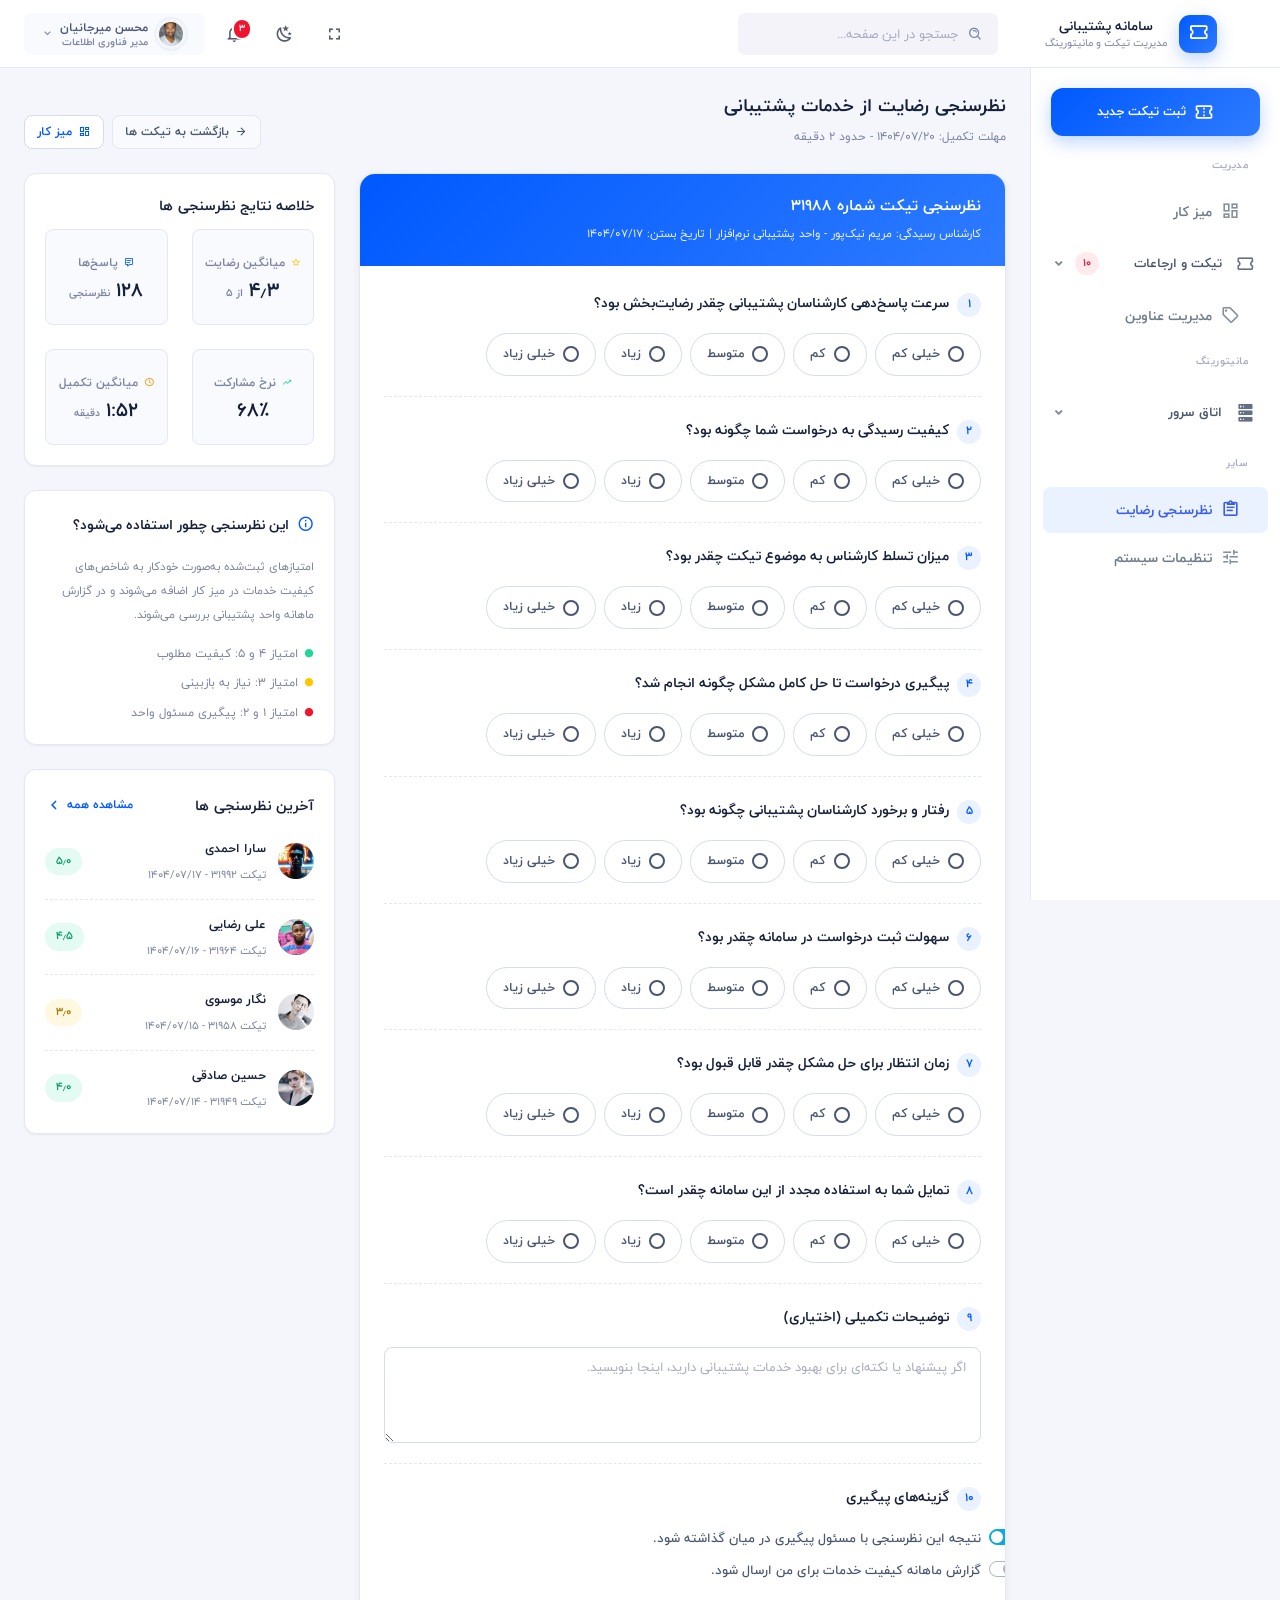
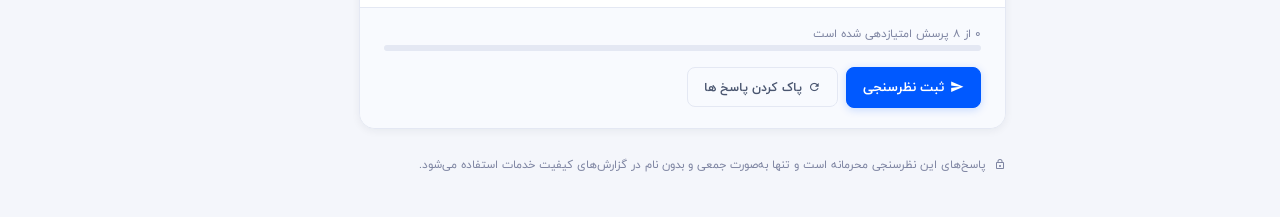
<file: survey.html>
<!DOCTYPE html>
<html lang="fa" dir="rtl">

<head>
    <meta charset="utf-8">
    <meta name="viewport" content="width=device-width, initial-scale=1.0">
    <title>نظرسنجی رضایت | سامانه پشتیبانی</title>
    <meta name="description" content="نظرسنجی رضایت از خدمات پشتیبانی فناوری اطلاعات؛ ثبت امتیاز کیفیت رسیدگی، سرعت پاسخ و پیگیری درخواست ها.">
    <meta name="author" content="con.dev">
    <meta name="theme-color" content="#0059FF">

    <link rel="canonical" href="https://dashboard-2-puce.vercel.app/survey.html">
    <meta name="robots" content="index, follow, max-image-preview:large, max-snippet:-1, max-video-preview:-1">

    <!-- Icons -->
    <link rel="icon" href="/favicon.ico" sizes="any">
    <link rel="icon" type="image/svg+xml" href="/favicon.svg">
    <link rel="icon" type="image/png" sizes="48x48" href="/assets/images/favicon-48x48.png">
    <link rel="icon" type="image/png" sizes="96x96" href="/assets/images/favicon-96x96.png">
    <link rel="icon" type="image/png" sizes="192x192" href="/assets/images/favicon-192x192.png">
    <link rel="apple-touch-icon" sizes="180x180" href="/apple-touch-icon.png">
    <link rel="manifest" href="/site.webmanifest">

    <!-- Open Graph -->
    <meta property="og:type" content="website">
    <meta property="og:site_name" content="سامانه پشتیبانی">
    <meta property="og:locale" content="fa_IR">
    <meta property="og:url" content="https://dashboard-2-puce.vercel.app/survey.html">
    <meta property="og:title" content="نظرسنجی رضایت | سامانه پشتیبانی">
    <meta property="og:description" content="نظرسنجی رضایت از خدمات پشتیبانی فناوری اطلاعات؛ ثبت امتیاز کیفیت رسیدگی، سرعت پاسخ و پیگیری درخواست ها.">
    <meta property="og:image" content="https://dashboard-2-puce.vercel.app/assets/images/og-survey.png">
    <meta property="og:image:width" content="1200">
    <meta property="og:image:height" content="630">
    <meta property="og:image:alt" content="کارت سامانه پشتیبانی: فرم نظرسنجی رضایت از خدمات پشتیبانی">

    <!-- Twitter -->
    <meta name="twitter:card" content="summary_large_image">
    <meta name="twitter:title" content="نظرسنجی رضایت | سامانه پشتیبانی">
    <meta name="twitter:description" content="نظرسنجی رضایت از خدمات پشتیبانی فناوری اطلاعات؛ ثبت امتیاز کیفیت رسیدگی، سرعت پاسخ و پیگیری درخواست ها.">
    <meta name="twitter:image" content="https://dashboard-2-puce.vercel.app/assets/images/og-survey.png">
    <meta name="twitter:image:alt" content="کارت سامانه پشتیبانی: فرم نظرسنجی رضایت از خدمات پشتیبانی">

    <!-- Structured data -->
    <script type="application/ld+json">
    {
      "@context": "https://schema.org",
      "@graph": [
        {
          "@type": "WebSite",
          "@id": "https://dashboard-2-puce.vercel.app/#website",
          "url": "https://dashboard-2-puce.vercel.app/",
          "name": "سامانه پشتیبانی",
          "alternateName": "سامانه مدیریت تیکت و مانیتورینگ",
          "inLanguage": "fa-IR",
          "publisher": {
            "@id": "https://dashboard-2-puce.vercel.app/#organization"
          }
        },
        {
          "@type": "Organization",
          "@id": "https://dashboard-2-puce.vercel.app/#organization",
          "name": "سامانه پشتیبانی",
          "url": "https://dashboard-2-puce.vercel.app/",
          "logo": {
            "@type": "ImageObject",
            "url": "https://dashboard-2-puce.vercel.app/assets/images/favicon-512x512.png",
            "width": 512,
            "height": 512
          },
          "sameAs": [
            "https://www.instagram.com/con.dev",
            "https://cv.condev.ir/#/fa"
          ]
        },
        {
          "@type": "WebPage",
          "@id": "https://dashboard-2-puce.vercel.app/survey.html#webpage",
          "url": "https://dashboard-2-puce.vercel.app/survey.html",
          "name": "نظرسنجی رضایت | سامانه پشتیبانی",
          "description": "نظرسنجی رضایت از خدمات پشتیبانی فناوری اطلاعات؛ ثبت امتیاز کیفیت رسیدگی، سرعت پاسخ و پیگیری درخواست ها.",
          "inLanguage": "fa-IR",
          "isPartOf": {
            "@id": "https://dashboard-2-puce.vercel.app/#website"
          },
          "primaryImageOfPage": {
            "@type": "ImageObject",
            "url": "https://dashboard-2-puce.vercel.app/assets/images/og-survey.png"
          },
          "breadcrumb": {
            "@id": "https://dashboard-2-puce.vercel.app/survey.html#breadcrumb"
          }
        },
        {
          "@type": "BreadcrumbList",
          "@id": "https://dashboard-2-puce.vercel.app/survey.html#breadcrumb",
          "itemListElement": [
            {
              "@type": "ListItem",
              "position": 1,
              "name": "داشبورد",
              "item": "https://dashboard-2-puce.vercel.app/"
            },
            {
              "@type": "ListItem",
              "position": 2,
              "name": "نظرسنجی رضایت"
            }
          ]
        }
      ]
    }
    </script>


    <script>
        /* انتخاب طرح پیش از رندر شدن صفحه تا پرش رنگ (flash) نداشته باشیم */
        (function () {
            var dark = false;
            try { dark = localStorage.getItem('db-theme') === 'dark'; } catch (e) {}
            document.write('<link href="assets/css/' + (dark ? 'bootstrap-dark.min.css' : 'bootstrap.min.css') + '" id="bootstrap-style" rel="stylesheet" type="text/css">');
            document.write('<link href="assets/css/' + (dark ? 'app-dark.css' : 'app.css') + '" id="app-style" rel="stylesheet" type="text/css">');
        })();
    </script>

    <link href="assets/css/icons.css" rel="stylesheet" type="text/css">
    <link href="assets/css/theme.css" rel="stylesheet" type="text/css">
</head>

<body data-layout="vertical" data-topbar="light" data-mobile-nav="on" class="page-survey survey-shell">

    <!-- ناوبری پایین صفحه در حالت موبایل -->
    <nav class="navigation-bottom mobile-display" aria-label="ناوبری موبایل">
        <a class="nav-btm-item" href="/"><i class="mdi mdi-view-dashboard-outline"></i><span>میز کار</span></a>
        <a class="nav-btm-item" href="tickets.html"><i class="mdi mdi-ticket-outline"></i><span>تیکت ها</span></a>
        <a class="nav-btm-item" href="monitoring.html"><i class="mdi mdi-server"></i><span>مانیتورینگ</span></a>
        <a class="nav-btm-item" href="subjects.html"><i class="mdi mdi-tag-outline"></i><span>عناوین</span></a>
        <a class="nav-btm-item" href="settings.html"><i class="mdi mdi-tune"></i><span>تنظیمات</span></a>
    </nav>
    <div class="navigation-plus mobile-display">
        <a href="ticket-new.html" title="ثبت تیکت جدید" aria-label="ثبت تیکت جدید">
            <svg viewBox="0 0 24 24"><path fill="currentColor" d="M17,13H13V17H11V13H7V11H11V7H13V11H17M12,2A10,10 0 0,0 2,12A10,10 0 0,0 12,22A10,10 0 0,0 22,12A10,10 0 0,0 12,2Z"/></svg>
        </a>
    </div>

    <div class="container-fluid">
        <!-- Begin page -->
        <div id="layout-wrapper">

            <!-- ========== Topbar ========== -->
            <header id="page-topbar">
                <div class="navbar-header">

                    <div class="topbar-side topbar-side-start">
                        <div class="navbar-brand-box">
                            <a href="/" class="brand-link">
                                <span class="brand-mark"><i class="mdi mdi-ticket-outline"></i></span>
                                <span class="brand-text">
                                    <strong>سامانه پشتیبانی</strong>
                                    <small>مدیریت تیکت و مانیتورینگ</small>
                                </span>
                            </a>
                        </div>

                        <button type="button" class="btn header-item noti-icon" id="vertical-menu-btn"
                            aria-label="باز و بسته کردن منو">
                            <i class="fa fa-fw fa-bars"></i>
                        </button>

                        <form class="app-search d-none d-lg-inline-block" role="search" onsubmit="return false;">
                            <div class="position-relative">
                                <input type="text" class="form-control" placeholder="جستجو در این صفحه..."
                                    aria-label="جستجو" autocomplete="off">
                                <span class="bx bx-search-alt"></span>
                            </div>
                        </form>
                    </div>

                    <div class="topbar-side topbar-side-end">
                        <h3 class="topbar-page-title d-lg-none">نظرسنجی رضایت</h3>

                        <button type="button" class="btn header-item noti-icon d-lg-none" data-search-toggle
                            aria-label="جستجو">
                            <i class="mdi mdi-magnify"></i>
                        </button>



                        <button type="button" class="btn header-item noti-icon d-none d-lg-inline-flex"
                            data-toggle="fullscreen" aria-label="تمام صفحه">
                            <i class="mdi mdi-fullscreen"></i>
                        </button>

                        <button type="button" class="btn header-item noti-icon" id="theme-toggle"
                            aria-label="تغییر طرح روشن و تیره" title="تغییر طرح روشن و تیره">
                            <i class="mdi mdi-weather-night"></i>
                        </button>

                        <div class="dropdown d-inline-block">
                            <button type="button" class="btn header-item noti-icon waves-effect"
                                id="page-header-notifications-dropdown" data-toggle="dropdown" aria-haspopup="true"
                                aria-expanded="false" aria-label="اعلان ها">
                                <i class="mdi mdi-bell-outline"></i>
                                <span class="badge badge-danger badge-pill">۳</span>
                            </button>
                            <div class="dropdown-menu dropdown-menu-lg dropdown-menu-right p-0"
                                aria-labelledby="page-header-notifications-dropdown">
                                <div class="p-3">
                                    <div class="row align-items-center">
                                        <div class="col">
                                            <h6 class="m-0">اعلان ها</h6>
                                        </div>
                                        <div class="col-auto">
                                            <a href="tickets.html" class="small">مشاهده همه</a>
                                        </div>
                                    </div>
                                </div>
                                <div data-simplebar style="max-height: 280px;">
                                    <a href="tickets.html" class="text-reset notification-item">
                                        <div class="media">
                                            <div class="avatar-xs mr-3">
                                                <span class="avatar-title bg-primary rounded-circle font-size-16">
                                                    <i class="mdi mdi-ticket-outline"></i>
                                                </span>
                                            </div>
                                            <div class="media-body">
                                                <h6 class="mt-0 mb-1">تیکت جدید #۳۱۹۹۲ ثبت شد</h6>
                                                <div class="font-size-12 text-muted">
                                                    <p class="mb-1">نصب نرم‌افزار حسابداری روی سیستم واحد مالی</p>
                                                    <p class="mb-0"><i class="mdi mdi-clock-outline"></i> ۴ دقیقه پیش</p>
                                                </div>
                                            </div>
                                        </div>
                                    </a>
                                    <a href="referrals.html" class="text-reset notification-item">
                                        <div class="media">
                                            <img src="assets/images/users/avatar-6.jpg" class="mr-3 rounded-circle avatar-xs"
                                                alt="تصویر کاربر">
                                            <div class="media-body">
                                                <h6 class="mt-0 mb-1">تیکت #۳۱۹۵۸ به شما ارجاع شد</h6>
                                                <div class="font-size-12 text-muted">
                                                    <p class="mb-1">سارا احمدی درخواست بررسی قطعی شبکه را ارجاع داد</p>
                                                    <p class="mb-0"><i class="mdi mdi-clock-outline"></i> ۳۲ دقیقه پیش</p>
                                                </div>
                                            </div>
                                        </div>
                                    </a>
                                    <a href="monitoring.html" class="text-reset notification-item">
                                        <div class="media">
                                            <div class="avatar-xs mr-3">
                                                <span class="avatar-title bg-danger rounded-circle font-size-16">
                                                    <i class="mdi mdi-alert-outline"></i>
                                                </span>
                                            </div>
                                            <div class="media-body">
                                                <h6 class="mt-0 mb-1">هشدار دمای رک ۳</h6>
                                                <div class="font-size-12 text-muted">
                                                    <p class="mb-1">دمای رک از آستانه تعیین‌شده عبور کرد (۳۱.۴ درجه)</p>
                                                    <p class="mb-0"><i class="mdi mdi-clock-outline"></i> ۱ ساعت پیش</p>
                                                </div>
                                            </div>
                                        </div>
                                    </a>
                                    <a href="tickets.html" class="text-reset notification-item">
                                        <div class="media">
                                            <img src="assets/images/users/avatar-4.jpg" class="mr-3 rounded-circle avatar-xs"
                                                alt="تصویر کاربر">
                                            <div class="media-body">
                                                <h6 class="mt-0 mb-1">تیکت #۳۱۸۷۰ بسته شد</h6>
                                                <div class="font-size-12 text-muted">
                                                    <p class="mb-1">رضا کریمی مشکل پیکربندی صندوق پست الکترونیک را بست</p>
                                                    <p class="mb-0"><i class="mdi mdi-clock-outline"></i> ۲ ساعت پیش</p>
                                                </div>
                                            </div>
                                        </div>
                                    </a>
                                </div>
                                <div class="p-2 border-top">
                                    <a class="btn btn-sm btn-link font-size-14 btn-block text-center"
                                        href="tickets.html">
                                        <i class="mdi mdi-arrow-right-circle mr-1"></i> مشاهده همه اعلان ها
                                    </a>
                                </div>
                            </div>
                        </div>

                        <div class="dropdown d-inline-block">
                            <button type="button" class="btn header-item waves-effect user-chip"
                                id="page-header-user-dropdown" data-toggle="dropdown" aria-haspopup="true"
                                aria-expanded="false">
                                <img class="rounded-circle header-profile-user" src="assets/images/users/avatar-2.jpg"
                                    alt="تصویر کاربر">
                                <span class="user-chip-meta">
                                    <span class="user-name">محسن میرجانیان</span>
                                    <span class="user-role">مدیر فناوری اطلاعات</span>
                                </span>
                                <i class="mdi mdi-chevron-down d-none d-lg-inline-block gray-color"></i>
                            </button>
                            <div class="dropdown-menu dropdown-menu-right">
                                <a class="dropdown-item" href="https://www.instagram.com/con.dev" target="_blank" rel="noopener">
                                    <i class="bx bx-user font-size-16 align-middle mr-1"></i> پروفایل</a>
                                <a class="dropdown-item" href="tickets.html">
                                    <i class="bx bx-message font-size-16 align-middle mr-1"></i> پیام ها</a>
                                <a class="dropdown-item" href="settings.html">
                                    <i class="bx bx-wrench font-size-16 align-middle mr-1"></i> تنظیمات</a>
                                <div class="dropdown-divider"></div>
                                <a class="dropdown-item" href="https://cv.condev.ir/#/fa" target="_blank" rel="noopener">
                                    <i class="bx bx-lock-open font-size-16 align-middle mr-1"></i> تغییر رمز عبور</a>
                            </div>
                        </div>
                    </div>

                </div>
            </header>


                        <!-- ========== Left Sidebar Start ========== -->
            <div class="vertical-menu overflow-hidden">
                <div class="sidebar-scroll" data-simplebar>
                    <div class="sidebar-cta">
                        <a href="ticket-new.html" class="btn-submit-ticket">
                            <svg viewBox="0 0 24 24"><path fill="currentColor" d="M22 10V6C22 4.89 21.1 4 20 4H4C2.9 4 2 4.89 2 6V10C3.11 10 4 10.9 4 12S3.11 14 2 14V18C2 19.1 2.9 20 4 20H20C21.1 20 22 19.1 22 18V14C20.9 14 20 13.1 20 12S20.9 10 22 10M20 8.54C18.81 9.23 18 10.53 18 12S18.81 14.77 20 15.46V18H4V15.46C5.19 14.77 6 13.47 6 12C6 10.5 5.2 9.23 4 8.54L4 6H20V8.54M11 15H13V17H11M11 11H13V13H11M11 7H13V9H11Z"/></svg>
                            ثبت تیکت جدید
                        </a>
                    </div>

                    <div id="sidebar-menu">
                        <ul class="dash-menu">
                            <li class="menu-title">مدیریت</li>

                            <li class="nav-item">
                                <a class="nav-link" href="/">
                                    <i class="mdi mdi-view-dashboard-outline"></i>
                                    <span class="nav-label">میز کار</span>
                                </a>
                            </li>

                            <li class="nav-item has-children">
                                <button type="button" class="nav-link nav-toggle" aria-expanded="false">
                                    <i class="mdi mdi-ticket-outline"></i>
                                    <span class="nav-label">تیکت و ارجاعات</span>
                                    <span class="nav-badge">۱۰</span>
                                    <i class="fa fa-angle-down nav-arrow"></i>
                                </button>
                                <ul class="nav-sub">
                                    <li><a href="tickets.html">لیست تیکت ها</a></li>
                                    <li><a href="ticket-new.html">ثبت تیکت جدید</a></li>
                                    <li><a href="referrals.html">ارجاع تیکت</a></li>
                                </ul>
                            </li>

                            <li class="nav-item">
                                <a class="nav-link" href="subjects.html">
                                    <i class="mdi mdi-tag-outline"></i>
                                    <span class="nav-label">مدیریت عناوین</span>
                                </a>
                            </li>

                            <li class="menu-title">مانیتورینگ</li>

                            <li class="nav-item has-children">
                                <button type="button" class="nav-link nav-toggle" aria-expanded="false">
                                    <i class="mdi mdi-server"></i>
                                    <span class="nav-label">اتاق سرور</span>
                                    <i class="fa fa-angle-down nav-arrow"></i>
                                </button>
                                <ul class="nav-sub">
                                    <li><a href="monitoring.html">داشبورد مانیتورینگ</a></li>
                                    <li><a href="monitoring-data.html">داده های مانیتورینگ</a></li>
                                    <li><a href="monitoring-settings.html">تنظیمات مانیتورینگ</a></li>
                                </ul>
                            </li>

                            <li class="menu-title">سایر</li>

                            <li class="nav-item">
                                <a class="nav-link" href="survey.html">
                                    <i class="mdi mdi-clipboard-text-outline"></i>
                                    <span class="nav-label">نظرسنجی رضایت</span>
                                </a>
                            </li>

                            <li class="nav-item">
                                <a class="nav-link" href="settings.html">
                                    <i class="mdi mdi-tune"></i>
                                    <span class="nav-label">تنظیمات سیستم</span>
                                </a>
                            </li>
                        </ul>

                </div>
            </div>
            </div>
            <!-- Left Sidebar End -->

                <div class="main-content">

                <section class="page-content">

                    <!-- سرصفحه صفحه -->
                    <div class="page-head">
                        <div>
                            <h4 class="page-title">نظرسنجی رضایت از خدمات پشتیبانی</h4>
                            <p class="page-subtitle">مهلت تکمیل: ۱۴۰۴/۰۷/۲۰ - حدود ۲ دقیقه</p>
                        </div>
                        <div class="page-head-actions">
                            <a href="tickets.html" class="btn btn-light btn-sm">
                                <i class="mdi mdi-arrow-right mr-1"></i> بازگشت به تیکت ها
                            </a>
                            <a href="/" class="btn btn-outline-primary btn-sm">
                                <i class="mdi mdi-view-dashboard-outline mr-1"></i> میز کار
                            </a>
                        </div>
                    </div>

                    <div class="row">
                        <div class="col-xl-8">
                            <div class="survey-card mb-4">
                                <div class="survey-top">
                                    <div>
                                        <h2>نظرسنجی تیکت شماره ۳۱۹۸۸</h2>
                                        <p class="survey-meta">
                                            کارشناس رسیدگی: مریم نیک‌پور - واحد پشتیبانی نرم‌افزار | تاریخ بستن: ۱۴۰۴/۰۷/۱۷
                                        </p>
                                    </div>
                                </div>

                                <div class="survey-body" data-survey>
                                    <div class="survey-question">
                                        <h3><span class="q-index">۱</span> سرعت پاسخ‌دهی کارشناسان پشتیبانی چقدر رضایت‌بخش بود؟</h3>
                                        <div class="survey-options">
                                        <span class="survey-option">
                                            <input type="radio" name="q1" id="q1-1" value="1" data-survey-answer>
                                            <label for="q1-1">
                                                <span class="choice-dot"></span>خیلی کم
                                            </label>
                                        </span>
                                        <span class="survey-option">
                                            <input type="radio" name="q1" id="q1-2" value="2" data-survey-answer>
                                            <label for="q1-2">
                                                <span class="choice-dot"></span>کم
                                            </label>
                                        </span>
                                        <span class="survey-option">
                                            <input type="radio" name="q1" id="q1-3" value="3" data-survey-answer>
                                            <label for="q1-3">
                                                <span class="choice-dot"></span>متوسط
                                            </label>
                                        </span>
                                        <span class="survey-option">
                                            <input type="radio" name="q1" id="q1-4" value="4" data-survey-answer>
                                            <label for="q1-4">
                                                <span class="choice-dot"></span>زیاد
                                            </label>
                                        </span>
                                        <span class="survey-option">
                                            <input type="radio" name="q1" id="q1-5" value="5" data-survey-answer>
                                            <label for="q1-5">
                                                <span class="choice-dot"></span>خیلی زیاد
                                            </label>
                                        </span>
                                        </div>
                                    </div>

                                    <div class="survey-question">
                                        <h3><span class="q-index">۲</span> کیفیت رسیدگی به درخواست شما چگونه بود؟</h3>
                                        <div class="survey-options">
                                        <span class="survey-option">
                                            <input type="radio" name="q2" id="q2-1" value="1" data-survey-answer>
                                            <label for="q2-1">
                                                <span class="choice-dot"></span>خیلی کم
                                            </label>
                                        </span>
                                        <span class="survey-option">
                                            <input type="radio" name="q2" id="q2-2" value="2" data-survey-answer>
                                            <label for="q2-2">
                                                <span class="choice-dot"></span>کم
                                            </label>
                                        </span>
                                        <span class="survey-option">
                                            <input type="radio" name="q2" id="q2-3" value="3" data-survey-answer>
                                            <label for="q2-3">
                                                <span class="choice-dot"></span>متوسط
                                            </label>
                                        </span>
                                        <span class="survey-option">
                                            <input type="radio" name="q2" id="q2-4" value="4" data-survey-answer>
                                            <label for="q2-4">
                                                <span class="choice-dot"></span>زیاد
                                            </label>
                                        </span>
                                        <span class="survey-option">
                                            <input type="radio" name="q2" id="q2-5" value="5" data-survey-answer>
                                            <label for="q2-5">
                                                <span class="choice-dot"></span>خیلی زیاد
                                            </label>
                                        </span>
                                        </div>
                                    </div>

                                    <div class="survey-question">
                                        <h3><span class="q-index">۳</span> میزان تسلط کارشناس به موضوع تیکت چقدر بود؟</h3>
                                        <div class="survey-options">
                                        <span class="survey-option">
                                            <input type="radio" name="q3" id="q3-1" value="1" data-survey-answer>
                                            <label for="q3-1">
                                                <span class="choice-dot"></span>خیلی کم
                                            </label>
                                        </span>
                                        <span class="survey-option">
                                            <input type="radio" name="q3" id="q3-2" value="2" data-survey-answer>
                                            <label for="q3-2">
                                                <span class="choice-dot"></span>کم
                                            </label>
                                        </span>
                                        <span class="survey-option">
                                            <input type="radio" name="q3" id="q3-3" value="3" data-survey-answer>
                                            <label for="q3-3">
                                                <span class="choice-dot"></span>متوسط
                                            </label>
                                        </span>
                                        <span class="survey-option">
                                            <input type="radio" name="q3" id="q3-4" value="4" data-survey-answer>
                                            <label for="q3-4">
                                                <span class="choice-dot"></span>زیاد
                                            </label>
                                        </span>
                                        <span class="survey-option">
                                            <input type="radio" name="q3" id="q3-5" value="5" data-survey-answer>
                                            <label for="q3-5">
                                                <span class="choice-dot"></span>خیلی زیاد
                                            </label>
                                        </span>
                                        </div>
                                    </div>

                                    <div class="survey-question">
                                        <h3><span class="q-index">۴</span> پیگیری درخواست تا حل کامل مشکل چگونه انجام شد؟</h3>
                                        <div class="survey-options">
                                        <span class="survey-option">
                                            <input type="radio" name="q4" id="q4-1" value="1" data-survey-answer>
                                            <label for="q4-1">
                                                <span class="choice-dot"></span>خیلی کم
                                            </label>
                                        </span>
                                        <span class="survey-option">
                                            <input type="radio" name="q4" id="q4-2" value="2" data-survey-answer>
                                            <label for="q4-2">
                                                <span class="choice-dot"></span>کم
                                            </label>
                                        </span>
                                        <span class="survey-option">
                                            <input type="radio" name="q4" id="q4-3" value="3" data-survey-answer>
                                            <label for="q4-3">
                                                <span class="choice-dot"></span>متوسط
                                            </label>
                                        </span>
                                        <span class="survey-option">
                                            <input type="radio" name="q4" id="q4-4" value="4" data-survey-answer>
                                            <label for="q4-4">
                                                <span class="choice-dot"></span>زیاد
                                            </label>
                                        </span>
                                        <span class="survey-option">
                                            <input type="radio" name="q4" id="q4-5" value="5" data-survey-answer>
                                            <label for="q4-5">
                                                <span class="choice-dot"></span>خیلی زیاد
                                            </label>
                                        </span>
                                        </div>
                                    </div>

                                    <div class="survey-question">
                                        <h3><span class="q-index">۵</span> رفتار و برخورد کارشناسان پشتیبانی چگونه بود؟</h3>
                                        <div class="survey-options">
                                        <span class="survey-option">
                                            <input type="radio" name="q5" id="q5-1" value="1" data-survey-answer>
                                            <label for="q5-1">
                                                <span class="choice-dot"></span>خیلی کم
                                            </label>
                                        </span>
                                        <span class="survey-option">
                                            <input type="radio" name="q5" id="q5-2" value="2" data-survey-answer>
                                            <label for="q5-2">
                                                <span class="choice-dot"></span>کم
                                            </label>
                                        </span>
                                        <span class="survey-option">
                                            <input type="radio" name="q5" id="q5-3" value="3" data-survey-answer>
                                            <label for="q5-3">
                                                <span class="choice-dot"></span>متوسط
                                            </label>
                                        </span>
                                        <span class="survey-option">
                                            <input type="radio" name="q5" id="q5-4" value="4" data-survey-answer>
                                            <label for="q5-4">
                                                <span class="choice-dot"></span>زیاد
                                            </label>
                                        </span>
                                        <span class="survey-option">
                                            <input type="radio" name="q5" id="q5-5" value="5" data-survey-answer>
                                            <label for="q5-5">
                                                <span class="choice-dot"></span>خیلی زیاد
                                            </label>
                                        </span>
                                        </div>
                                    </div>

                                    <div class="survey-question">
                                        <h3><span class="q-index">۶</span> سهولت ثبت درخواست در سامانه چقدر بود؟</h3>
                                        <div class="survey-options">
                                        <span class="survey-option">
                                            <input type="radio" name="q6" id="q6-1" value="1" data-survey-answer>
                                            <label for="q6-1">
                                                <span class="choice-dot"></span>خیلی کم
                                            </label>
                                        </span>
                                        <span class="survey-option">
                                            <input type="radio" name="q6" id="q6-2" value="2" data-survey-answer>
                                            <label for="q6-2">
                                                <span class="choice-dot"></span>کم
                                            </label>
                                        </span>
                                        <span class="survey-option">
                                            <input type="radio" name="q6" id="q6-3" value="3" data-survey-answer>
                                            <label for="q6-3">
                                                <span class="choice-dot"></span>متوسط
                                            </label>
                                        </span>
                                        <span class="survey-option">
                                            <input type="radio" name="q6" id="q6-4" value="4" data-survey-answer>
                                            <label for="q6-4">
                                                <span class="choice-dot"></span>زیاد
                                            </label>
                                        </span>
                                        <span class="survey-option">
                                            <input type="radio" name="q6" id="q6-5" value="5" data-survey-answer>
                                            <label for="q6-5">
                                                <span class="choice-dot"></span>خیلی زیاد
                                            </label>
                                        </span>
                                        </div>
                                    </div>

                                    <div class="survey-question">
                                        <h3><span class="q-index">۷</span> زمان انتظار برای حل مشکل چقدر قابل قبول بود؟</h3>
                                        <div class="survey-options">
                                        <span class="survey-option">
                                            <input type="radio" name="q7" id="q7-1" value="1" data-survey-answer>
                                            <label for="q7-1">
                                                <span class="choice-dot"></span>خیلی کم
                                            </label>
                                        </span>
                                        <span class="survey-option">
                                            <input type="radio" name="q7" id="q7-2" value="2" data-survey-answer>
                                            <label for="q7-2">
                                                <span class="choice-dot"></span>کم
                                            </label>
                                        </span>
                                        <span class="survey-option">
                                            <input type="radio" name="q7" id="q7-3" value="3" data-survey-answer>
                                            <label for="q7-3">
                                                <span class="choice-dot"></span>متوسط
                                            </label>
                                        </span>
                                        <span class="survey-option">
                                            <input type="radio" name="q7" id="q7-4" value="4" data-survey-answer>
                                            <label for="q7-4">
                                                <span class="choice-dot"></span>زیاد
                                            </label>
                                        </span>
                                        <span class="survey-option">
                                            <input type="radio" name="q7" id="q7-5" value="5" data-survey-answer>
                                            <label for="q7-5">
                                                <span class="choice-dot"></span>خیلی زیاد
                                            </label>
                                        </span>
                                        </div>
                                    </div>

                                    <div class="survey-question">
                                        <h3><span class="q-index">۸</span> تمایل شما به استفاده مجدد از این سامانه چقدر است؟</h3>
                                        <div class="survey-options">
                                        <span class="survey-option">
                                            <input type="radio" name="q8" id="q8-1" value="1" data-survey-answer>
                                            <label for="q8-1">
                                                <span class="choice-dot"></span>خیلی کم
                                            </label>
                                        </span>
                                        <span class="survey-option">
                                            <input type="radio" name="q8" id="q8-2" value="2" data-survey-answer>
                                            <label for="q8-2">
                                                <span class="choice-dot"></span>کم
                                            </label>
                                        </span>
                                        <span class="survey-option">
                                            <input type="radio" name="q8" id="q8-3" value="3" data-survey-answer>
                                            <label for="q8-3">
                                                <span class="choice-dot"></span>متوسط
                                            </label>
                                        </span>
                                        <span class="survey-option">
                                            <input type="radio" name="q8" id="q8-4" value="4" data-survey-answer>
                                            <label for="q8-4">
                                                <span class="choice-dot"></span>زیاد
                                            </label>
                                        </span>
                                        <span class="survey-option">
                                            <input type="radio" name="q8" id="q8-5" value="5" data-survey-answer>
                                            <label for="q8-5">
                                                <span class="choice-dot"></span>خیلی زیاد
                                            </label>
                                        </span>
                                        </div>
                                    </div>

                                    <div class="survey-question">
                                        <h3><span class="q-index">۹</span> توضیحات تکمیلی (اختیاری)</h3>
                                        <textarea class="form-control" rows="3" id="surveyNote" name="note"
                                            placeholder="اگر پیشنهاد یا نکته‌ای برای بهبود خدمات پشتیبانی دارید، اینجا بنویسید."></textarea>
                                    </div>

                                    <div class="survey-question">
                                        <h3><span class="q-index">۱۰</span> گزینه‌های پیگیری</h3>
                                        <div class="custom-control custom-switch mb-2">
                                            <input type="checkbox" class="custom-control-input" id="surveyFollowUp" checked>
                                            <label class="custom-control-label" for="surveyFollowUp">
                                                نتیجه این نظرسنجی با مسئول پیگیری در میان گذاشته شود.
                                            </label>
                                        </div>
                                        <div class="custom-control custom-switch">
                                            <input type="checkbox" class="custom-control-input" id="surveyNews">
                                            <label class="custom-control-label" for="surveyNews">
                                                گزارش ماهانه کیفیت خدمات برای من ارسال شود.
                                            </label>
                                        </div>
                                    </div>
                                </div>

                                <div class="survey-footer">
                                    <div class="pagination-row mb-4">
                                        <span class="text-muted font-size-12">
                                            <span data-survey-count>۰</span> از ۸ پرسش امتیازدهی شده است
                                        </span>
                                        <span class="text-muted font-size-12" data-survey-average></span>
                                    </div>
                                    <div class="survey-progress mb-3"><span style="width:0%" data-survey-progress></span></div>
                                    <div class="btn-row">
                                        <a class="btn btn-primary" href="https://cv.condev.ir/#/fa" target="_blank" rel="noopener">
                                            <i class="mdi mdi-send mr-1"></i> ثبت نظرسنجی
                                        </a>
                                        <a class="btn btn-light" href="https://www.instagram.com/con.dev" target="_blank" rel="noopener">
                                            <i class="mdi mdi-refresh mr-1"></i> پاک کردن پاسخ ها
                                        </a>
                                    </div>
                                </div>
                            </div>
                        </div>

                        <div class="col-xl-4">
                            <div class="card">
                                <div class="card-body">
                                    <h5 class="card-title">خلاصه نتایج نظرسنجی ها</h5>
                                    <div class="stat-grid stat-grid-2">
                                        <div class="col-6">
                                            <div class="stat-item">
                                                <p class="stat-label"><i class="mdi mdi-star-outline yellow-color"></i>
                                                    میانگین رضایت</p>
                                                <h5 class="stat-value">۴٫۳ <small>از ۵</small></h5>
                                            </div>
                                        </div>
                                        <div class="col-6">
                                            <div class="stat-item">
                                                <p class="stat-label"><i class="mdi mdi-comment-text-outline blue-color"></i>
                                                    پاسخ‌ها</p>
                                                <h5 class="stat-value">۱۲۸ <small>نظرسنجی</small></h5>
                                            </div>
                                        </div>
                                        <div class="col-6">
                                            <div class="stat-item">
                                                <p class="stat-label"><i class="mdi mdi-trending-up green-color"></i> نرخ
                                                    مشارکت</p>
                                                <h5 class="stat-value">۶۸٪</h5>
                                            </div>
                                        </div>
                                        <div class="col-6">
                                            <div class="stat-item">
                                                <p class="stat-label"><i class="mdi mdi-clock-outline orange-color"></i>
                                                    میانگین تکمیل</p>
                                                <h5 class="stat-value">۱:۵۲ <small>دقیقه</small></h5>
                                            </div>
                                        </div>
                                    </div>
                                </div>
                            </div>

                            <div class="settings-section">
                                <h5><i class="mdi mdi-information-outline"></i> این نظرسنجی چطور استفاده می‌شود؟</h5>
                                <p class="text-muted font-size-12 mb-3">
                                    امتیازهای ثبت‌شده به‌صورت خودکار به شاخص‌های کیفیت خدمات در میز کار اضافه می‌شوند و
                                    در گزارش ماهانه واحد پشتیبانی بررسی می‌شوند.
                                </p>
                                <ul class="chart-legend list-unstyled flex-column">
                                    <li><i class="mdi mdi-circle green-color"></i> امتیاز ۴ و ۵: کیفیت مطلوب</li>
                                    <li><i class="mdi mdi-circle yellow-color"></i> امتیاز ۳: نیاز به بازبینی</li>
                                    <li><i class="mdi mdi-circle red-color"></i> امتیاز ۱ و ۲: پیگیری مسئول واحد</li>
                                </ul>
                            </div>

                            <div class="card mb-0">
                                <div class="card-body">
                                    <div class="card-head">
                                        <h5 class="card-title mb-0">آخرین نظرسنجی ها</h5>
                                        <a href="tickets.html" class="link-more">
                                            مشاهده همه
                                            <svg viewBox="0 0 24 24">
                                                <path fill="currentColor"
                                                    d="M15.41,16.58L10.83,12L15.41,7.41L14,6L8,12L14,18L15.41,16.58Z" />
                                            </svg>
                                        </a>
                                    </div>
                                    <ul class="survey-history list-unstyled mb-0">
                                        <li>
                                            <img src="assets/images/users/avatar-6.jpg" alt="سارا احمدی"
                                                class="rounded-circle">
                                            <div class="flex-grow-1">
                                                <p class="history-name">سارا احمدی</p>
                                                <span class="history-meta">تیکت ۳۱۹۹۲ - ۱۴۰۴/۰۷/۱۷</span>
                                            </div>
                                            <span class="badge badge-soft-success">۵٫۰</span>
                                        </li>
                                        <li>
                                            <img src="assets/images/users/avatar-3.jpg" alt="علی رضایی"
                                                class="rounded-circle">
                                            <div class="flex-grow-1">
                                                <p class="history-name">علی رضایی</p>
                                                <span class="history-meta">تیکت ۳۱۹۶۴ - ۱۴۰۴/۰۷/۱۶</span>
                                            </div>
                                            <span class="badge badge-soft-success">۴٫۵</span>
                                        </li>
                                        <li>
                                            <img src="assets/images/users/avatar-7.jpg" alt="نگار موسوی"
                                                class="rounded-circle">
                                            <div class="flex-grow-1">
                                                <p class="history-name">نگار موسوی</p>
                                                <span class="history-meta">تیکت ۳۱۹۵۸ - ۱۴۰۴/۰۷/۱۵</span>
                                            </div>
                                            <span class="badge badge-soft-warning">۳٫۰</span>
                                        </li>
                                        <li>
                                            <img src="assets/images/users/avatar-8.jpg" alt="حسین صادقی"
                                                class="rounded-circle">
                                            <div class="flex-grow-1">
                                                <p class="history-name">حسین صادقی</p>
                                                <span class="history-meta">تیکت ۳۱۹۴۹ - ۱۴۰۴/۰۷/۱۴</span>
                                            </div>
                                            <span class="badge badge-soft-success">۴٫۰</span>
                                        </li>
                                    </ul>
                                </div>
                            </div>
                        </div>
                    </div>

                    <!-- پانویس -->
                    <p class="text-muted font-size-12 mb-0">
                        <i class="mdi mdi-lock-outline mr-1"></i>
                        پاسخ‌های این نظرسنجی محرمانه است و تنها به‌صورت جمعی و بدون نام در گزارش‌های کیفیت خدمات استفاده می‌شود.
                    </p>

                </section>


                </div>
                <!-- end main content-->

            </div>
            <!-- END layout-wrapper -->

        </div>
        <!-- end container-fluid -->

    <!-- JAVASCRIPT -->
    <script src="assets/libs/jquery/jquery.min.js"></script>
    <script src="assets/libs/bootstrap/js/bootstrap.bundle.min.js"></script>
    <script src="assets/libs/simplebar/simplebar.min.js"></script>
    <script src="assets/libs/node-waves/waves.min.js"></script>
    <script src="assets/js/app.js"></script>
    <script src="assets/js/dashboard-ui.js"></script>
</body>

</html>
</file>
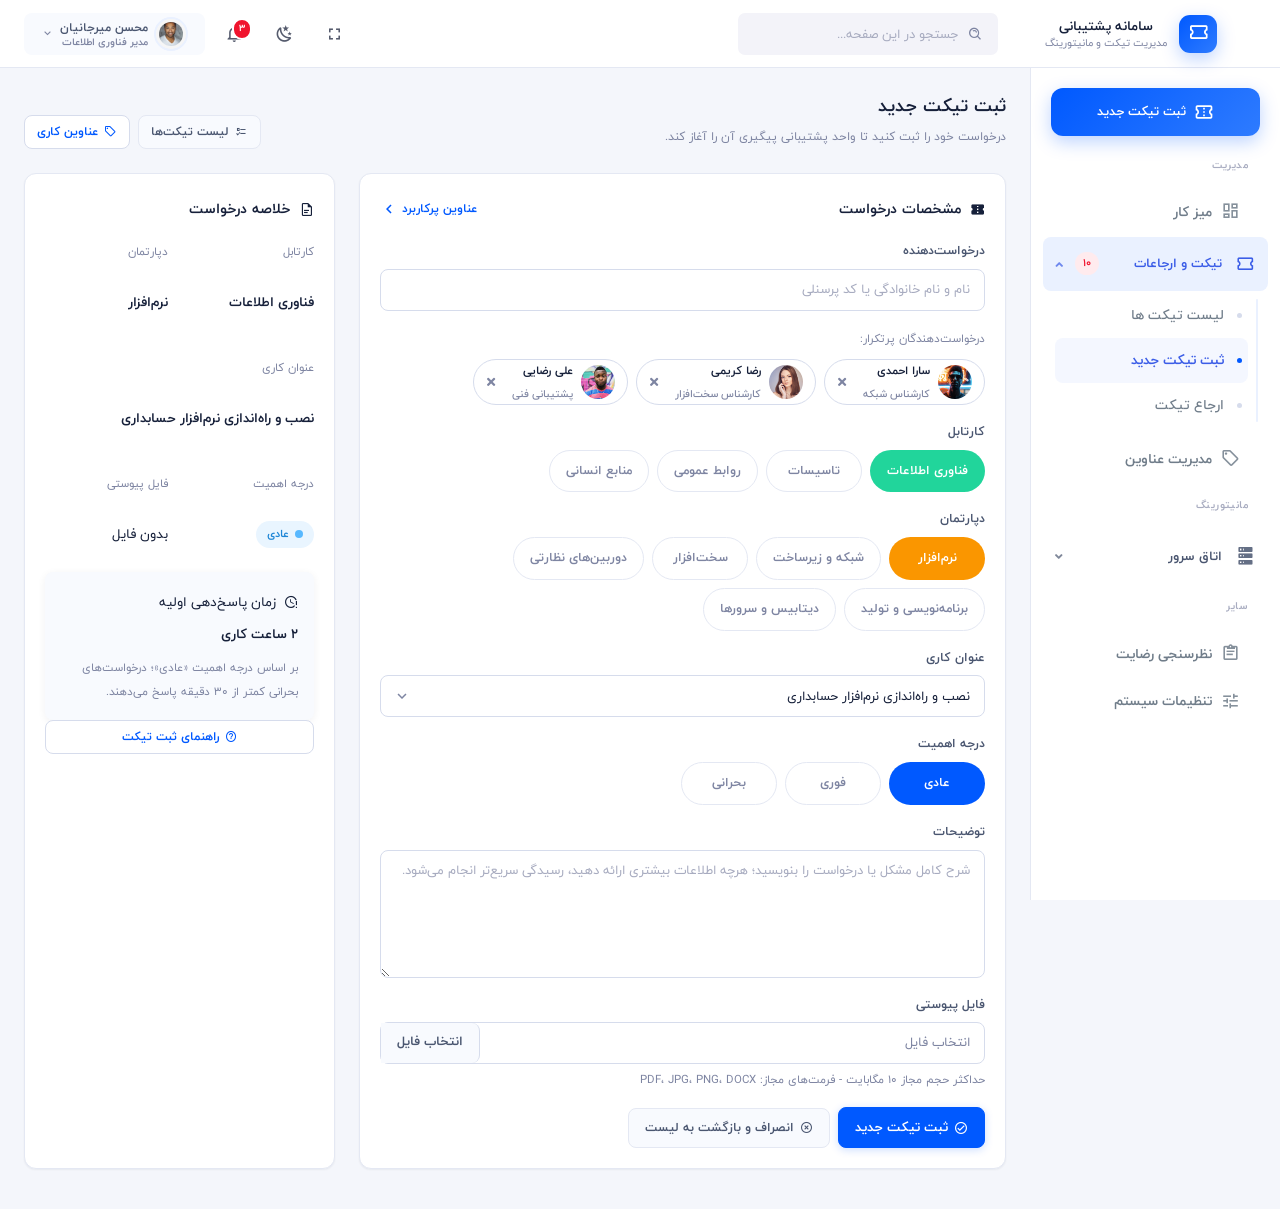
<file: ticket-new.html>
<!DOCTYPE html>
<html lang="fa" dir="rtl">

<head>
    <meta charset="utf-8">
    <meta name="viewport" content="width=device-width, initial-scale=1.0">
    <title>ثبت تیکت جدید | سامانه پشتیبانی</title>
    <meta name="description" content="فرم ثبت تیکت جدید شامل انتخاب دپارتمان، عنوان کاری، اولویت، درخواست کننده و پیوست فایل.">
    <meta name="author" content="con.dev">
    <meta name="theme-color" content="#0059FF">

    <link rel="canonical" href="https://dashboard-2-puce.vercel.app/ticket-new.html">
    <meta name="robots" content="index, follow, max-image-preview:large, max-snippet:-1, max-video-preview:-1">

    <!-- Icons -->
    <link rel="icon" href="/favicon.ico" sizes="any">
    <link rel="icon" type="image/svg+xml" href="/favicon.svg">
    <link rel="icon" type="image/png" sizes="48x48" href="/assets/images/favicon-48x48.png">
    <link rel="icon" type="image/png" sizes="96x96" href="/assets/images/favicon-96x96.png">
    <link rel="icon" type="image/png" sizes="192x192" href="/assets/images/favicon-192x192.png">
    <link rel="apple-touch-icon" sizes="180x180" href="/apple-touch-icon.png">
    <link rel="manifest" href="/site.webmanifest">

    <!-- Open Graph -->
    <meta property="og:type" content="website">
    <meta property="og:site_name" content="سامانه پشتیبانی">
    <meta property="og:locale" content="fa_IR">
    <meta property="og:url" content="https://dashboard-2-puce.vercel.app/ticket-new.html">
    <meta property="og:title" content="ثبت تیکت جدید | سامانه پشتیبانی">
    <meta property="og:description" content="فرم ثبت تیکت جدید شامل انتخاب دپارتمان، عنوان کاری، اولویت، درخواست کننده و پیوست فایل.">
    <meta property="og:image" content="https://dashboard-2-puce.vercel.app/assets/images/og-ticket-new.png">
    <meta property="og:image:width" content="1200">
    <meta property="og:image:height" content="630">
    <meta property="og:image:alt" content="کارت سامانه پشتیبانی: فرم ثبت تیکت جدید">

    <!-- Twitter -->
    <meta name="twitter:card" content="summary_large_image">
    <meta name="twitter:title" content="ثبت تیکت جدید | سامانه پشتیبانی">
    <meta name="twitter:description" content="فرم ثبت تیکت جدید شامل انتخاب دپارتمان، عنوان کاری، اولویت، درخواست کننده و پیوست فایل.">
    <meta name="twitter:image" content="https://dashboard-2-puce.vercel.app/assets/images/og-ticket-new.png">
    <meta name="twitter:image:alt" content="کارت سامانه پشتیبانی: فرم ثبت تیکت جدید">

    <!-- Structured data -->
    <script type="application/ld+json">
    {
      "@context": "https://schema.org",
      "@graph": [
        {
          "@type": "WebSite",
          "@id": "https://dashboard-2-puce.vercel.app/#website",
          "url": "https://dashboard-2-puce.vercel.app/",
          "name": "سامانه پشتیبانی",
          "alternateName": "سامانه مدیریت تیکت و مانیتورینگ",
          "inLanguage": "fa-IR",
          "publisher": {
            "@id": "https://dashboard-2-puce.vercel.app/#organization"
          }
        },
        {
          "@type": "Organization",
          "@id": "https://dashboard-2-puce.vercel.app/#organization",
          "name": "سامانه پشتیبانی",
          "url": "https://dashboard-2-puce.vercel.app/",
          "logo": {
            "@type": "ImageObject",
            "url": "https://dashboard-2-puce.vercel.app/assets/images/favicon-512x512.png",
            "width": 512,
            "height": 512
          },
          "sameAs": [
            "https://www.instagram.com/con.dev",
            "https://cv.condev.ir/#/fa"
          ]
        },
        {
          "@type": "WebPage",
          "@id": "https://dashboard-2-puce.vercel.app/ticket-new.html#webpage",
          "url": "https://dashboard-2-puce.vercel.app/ticket-new.html",
          "name": "ثبت تیکت جدید | سامانه پشتیبانی",
          "description": "فرم ثبت تیکت جدید شامل انتخاب دپارتمان، عنوان کاری، اولویت، درخواست کننده و پیوست فایل.",
          "inLanguage": "fa-IR",
          "isPartOf": {
            "@id": "https://dashboard-2-puce.vercel.app/#website"
          },
          "primaryImageOfPage": {
            "@type": "ImageObject",
            "url": "https://dashboard-2-puce.vercel.app/assets/images/og-ticket-new.png"
          },
          "breadcrumb": {
            "@id": "https://dashboard-2-puce.vercel.app/ticket-new.html#breadcrumb"
          }
        },
        {
          "@type": "BreadcrumbList",
          "@id": "https://dashboard-2-puce.vercel.app/ticket-new.html#breadcrumb",
          "itemListElement": [
            {
              "@type": "ListItem",
              "position": 1,
              "name": "داشبورد",
              "item": "https://dashboard-2-puce.vercel.app/"
            },
            {
              "@type": "ListItem",
              "position": 2,
              "name": "ثبت تیکت جدید"
            }
          ]
        }
      ]
    }
    </script>


    <script>
        /* انتخاب طرح پیش از رندر شدن صفحه تا پرش رنگ (flash) نداشته باشیم */
        (function () {
            var dark = false;
            try { dark = localStorage.getItem('db-theme') === 'dark'; } catch (e) {}
            document.write('<link href="assets/css/' + (dark ? 'bootstrap-dark.min.css' : 'bootstrap.min.css') + '" id="bootstrap-style" rel="stylesheet" type="text/css">');
            document.write('<link href="assets/css/' + (dark ? 'app-dark.css' : 'app.css') + '" id="app-style" rel="stylesheet" type="text/css">');
        })();
    </script>

    <link href="assets/css/icons.css" rel="stylesheet" type="text/css">
    <link href="assets/css/theme.css" rel="stylesheet" type="text/css">
</head>

<body data-layout="vertical" data-topbar="light" data-mobile-nav="on" class="page-ticket-new">

    <!-- ناوبری پایین صفحه در حالت موبایل -->
    <nav class="navigation-bottom mobile-display" aria-label="ناوبری موبایل">
        <a class="nav-btm-item" href="/"><i class="mdi mdi-view-dashboard-outline"></i><span>میز کار</span></a>
        <a class="nav-btm-item" href="tickets.html"><i class="mdi mdi-ticket-outline"></i><span>تیکت ها</span></a>
        <a class="nav-btm-item" href="monitoring.html"><i class="mdi mdi-server"></i><span>مانیتورینگ</span></a>
        <a class="nav-btm-item" href="subjects.html"><i class="mdi mdi-tag-outline"></i><span>عناوین</span></a>
        <a class="nav-btm-item" href="settings.html"><i class="mdi mdi-tune"></i><span>تنظیمات</span></a>
    </nav>
    <div class="navigation-plus mobile-display">
        <a href="ticket-new.html" title="ثبت تیکت جدید" aria-label="ثبت تیکت جدید">
            <svg viewBox="0 0 24 24"><path fill="currentColor" d="M17,13H13V17H11V13H7V11H11V7H13V11H17M12,2A10,10 0 0,0 2,12A10,10 0 0,0 12,22A10,10 0 0,0 22,12A10,10 0 0,0 12,2Z"/></svg>
        </a>
    </div>

    <div class="container-fluid">
        <!-- Begin page -->
        <div id="layout-wrapper">

            <!-- ========== Topbar ========== -->
            <header id="page-topbar">
                <div class="navbar-header">

                    <div class="topbar-side topbar-side-start">
                        <div class="navbar-brand-box">
                            <a href="/" class="brand-link">
                                <span class="brand-mark"><i class="mdi mdi-ticket-outline"></i></span>
                                <span class="brand-text">
                                    <strong>سامانه پشتیبانی</strong>
                                    <small>مدیریت تیکت و مانیتورینگ</small>
                                </span>
                            </a>
                        </div>

                        <button type="button" class="btn header-item noti-icon" id="vertical-menu-btn"
                            aria-label="باز و بسته کردن منو">
                            <i class="fa fa-fw fa-bars"></i>
                        </button>

                        <form class="app-search d-none d-lg-inline-block" role="search" onsubmit="return false;">
                            <div class="position-relative">
                                <input type="text" class="form-control" placeholder="جستجو در این صفحه..."
                                    aria-label="جستجو" autocomplete="off">
                                <span class="bx bx-search-alt"></span>
                            </div>
                        </form>
                    </div>

                    <div class="topbar-side topbar-side-end">
                        <h3 class="topbar-page-title d-lg-none">ثبت تیکت جدید</h3>

                        <button type="button" class="btn header-item noti-icon d-lg-none" data-search-toggle
                            aria-label="جستجو">
                            <i class="mdi mdi-magnify"></i>
                        </button>



                        <button type="button" class="btn header-item noti-icon d-none d-lg-inline-flex"
                            data-toggle="fullscreen" aria-label="تمام صفحه">
                            <i class="mdi mdi-fullscreen"></i>
                        </button>

                        <button type="button" class="btn header-item noti-icon" id="theme-toggle"
                            aria-label="تغییر طرح روشن و تیره" title="تغییر طرح روشن و تیره">
                            <i class="mdi mdi-weather-night"></i>
                        </button>

                        <div class="dropdown d-inline-block">
                            <button type="button" class="btn header-item noti-icon waves-effect"
                                id="page-header-notifications-dropdown" data-toggle="dropdown" aria-haspopup="true"
                                aria-expanded="false" aria-label="اعلان ها">
                                <i class="mdi mdi-bell-outline"></i>
                                <span class="badge badge-danger badge-pill">۳</span>
                            </button>
                            <div class="dropdown-menu dropdown-menu-lg dropdown-menu-right p-0"
                                aria-labelledby="page-header-notifications-dropdown">
                                <div class="p-3">
                                    <div class="row align-items-center">
                                        <div class="col">
                                            <h6 class="m-0">اعلان ها</h6>
                                        </div>
                                        <div class="col-auto">
                                            <a href="tickets.html" class="small">مشاهده همه</a>
                                        </div>
                                    </div>
                                </div>
                                <div data-simplebar style="max-height: 280px;">
                                    <a href="tickets.html" class="text-reset notification-item">
                                        <div class="media">
                                            <div class="avatar-xs mr-3">
                                                <span class="avatar-title bg-primary rounded-circle font-size-16">
                                                    <i class="mdi mdi-ticket-outline"></i>
                                                </span>
                                            </div>
                                            <div class="media-body">
                                                <h6 class="mt-0 mb-1">تیکت جدید #۳۱۹۹۲ ثبت شد</h6>
                                                <div class="font-size-12 text-muted">
                                                    <p class="mb-1">نصب نرم‌افزار حسابداری روی سیستم واحد مالی</p>
                                                    <p class="mb-0"><i class="mdi mdi-clock-outline"></i> ۴ دقیقه پیش</p>
                                                </div>
                                            </div>
                                        </div>
                                    </a>
                                    <a href="referrals.html" class="text-reset notification-item">
                                        <div class="media">
                                            <img src="assets/images/users/avatar-6.jpg" class="mr-3 rounded-circle avatar-xs"
                                                alt="تصویر کاربر">
                                            <div class="media-body">
                                                <h6 class="mt-0 mb-1">تیکت #۳۱۹۵۸ به شما ارجاع شد</h6>
                                                <div class="font-size-12 text-muted">
                                                    <p class="mb-1">سارا احمدی درخواست بررسی قطعی شبکه را ارجاع داد</p>
                                                    <p class="mb-0"><i class="mdi mdi-clock-outline"></i> ۳۲ دقیقه پیش</p>
                                                </div>
                                            </div>
                                        </div>
                                    </a>
                                    <a href="monitoring.html" class="text-reset notification-item">
                                        <div class="media">
                                            <div class="avatar-xs mr-3">
                                                <span class="avatar-title bg-danger rounded-circle font-size-16">
                                                    <i class="mdi mdi-alert-outline"></i>
                                                </span>
                                            </div>
                                            <div class="media-body">
                                                <h6 class="mt-0 mb-1">هشدار دمای رک ۳</h6>
                                                <div class="font-size-12 text-muted">
                                                    <p class="mb-1">دمای رک از آستانه تعیین‌شده عبور کرد (۳۱.۴ درجه)</p>
                                                    <p class="mb-0"><i class="mdi mdi-clock-outline"></i> ۱ ساعت پیش</p>
                                                </div>
                                            </div>
                                        </div>
                                    </a>
                                    <a href="tickets.html" class="text-reset notification-item">
                                        <div class="media">
                                            <img src="assets/images/users/avatar-4.jpg" class="mr-3 rounded-circle avatar-xs"
                                                alt="تصویر کاربر">
                                            <div class="media-body">
                                                <h6 class="mt-0 mb-1">تیکت #۳۱۸۷۰ بسته شد</h6>
                                                <div class="font-size-12 text-muted">
                                                    <p class="mb-1">رضا کریمی مشکل پیکربندی صندوق پست الکترونیک را بست</p>
                                                    <p class="mb-0"><i class="mdi mdi-clock-outline"></i> ۲ ساعت پیش</p>
                                                </div>
                                            </div>
                                        </div>
                                    </a>
                                </div>
                                <div class="p-2 border-top">
                                    <a class="btn btn-sm btn-link font-size-14 btn-block text-center"
                                        href="tickets.html">
                                        <i class="mdi mdi-arrow-right-circle mr-1"></i> مشاهده همه اعلان ها
                                    </a>
                                </div>
                            </div>
                        </div>

                        <div class="dropdown d-inline-block">
                            <button type="button" class="btn header-item waves-effect user-chip"
                                id="page-header-user-dropdown" data-toggle="dropdown" aria-haspopup="true"
                                aria-expanded="false">
                                <img class="rounded-circle header-profile-user" src="assets/images/users/avatar-2.jpg"
                                    alt="تصویر کاربر">
                                <span class="user-chip-meta">
                                    <span class="user-name">محسن میرجانیان</span>
                                    <span class="user-role">مدیر فناوری اطلاعات</span>
                                </span>
                                <i class="mdi mdi-chevron-down d-none d-lg-inline-block gray-color"></i>
                            </button>
                            <div class="dropdown-menu dropdown-menu-right">
                                <a class="dropdown-item" href="https://www.instagram.com/con.dev" target="_blank" rel="noopener">
                                    <i class="bx bx-user font-size-16 align-middle mr-1"></i> پروفایل</a>
                                <a class="dropdown-item" href="tickets.html">
                                    <i class="bx bx-message font-size-16 align-middle mr-1"></i> پیام ها</a>
                                <a class="dropdown-item" href="settings.html">
                                    <i class="bx bx-wrench font-size-16 align-middle mr-1"></i> تنظیمات</a>
                                <div class="dropdown-divider"></div>
                                <a class="dropdown-item" href="https://cv.condev.ir/#/fa" target="_blank" rel="noopener">
                                    <i class="bx bx-lock-open font-size-16 align-middle mr-1"></i> تغییر رمز عبور</a>
                            </div>
                        </div>
                    </div>

                </div>
            </header>


                        <!-- ========== Left Sidebar Start ========== -->
            <div class="vertical-menu overflow-hidden">
                <div class="sidebar-scroll" data-simplebar>
                    <div class="sidebar-cta">
                        <a href="ticket-new.html" class="btn-submit-ticket">
                            <svg viewBox="0 0 24 24"><path fill="currentColor" d="M22 10V6C22 4.89 21.1 4 20 4H4C2.9 4 2 4.89 2 6V10C3.11 10 4 10.9 4 12S3.11 14 2 14V18C2 19.1 2.9 20 4 20H20C21.1 20 22 19.1 22 18V14C20.9 14 20 13.1 20 12S20.9 10 22 10M20 8.54C18.81 9.23 18 10.53 18 12S18.81 14.77 20 15.46V18H4V15.46C5.19 14.77 6 13.47 6 12C6 10.5 5.2 9.23 4 8.54L4 6H20V8.54M11 15H13V17H11M11 11H13V13H11M11 7H13V9H11Z"/></svg>
                            ثبت تیکت جدید
                        </a>
                    </div>

                    <div id="sidebar-menu">
                        <ul class="dash-menu">
                            <li class="menu-title">مدیریت</li>

                            <li class="nav-item">
                                <a class="nav-link" href="/">
                                    <i class="mdi mdi-view-dashboard-outline"></i>
                                    <span class="nav-label">میز کار</span>
                                </a>
                            </li>

                            <li class="nav-item has-children">
                                <button type="button" class="nav-link nav-toggle" aria-expanded="false">
                                    <i class="mdi mdi-ticket-outline"></i>
                                    <span class="nav-label">تیکت و ارجاعات</span>
                                    <span class="nav-badge">۱۰</span>
                                    <i class="fa fa-angle-down nav-arrow"></i>
                                </button>
                                <ul class="nav-sub">
                                    <li><a href="tickets.html">لیست تیکت ها</a></li>
                                    <li><a href="ticket-new.html">ثبت تیکت جدید</a></li>
                                    <li><a href="referrals.html">ارجاع تیکت</a></li>
                                </ul>
                            </li>

                            <li class="nav-item">
                                <a class="nav-link" href="subjects.html">
                                    <i class="mdi mdi-tag-outline"></i>
                                    <span class="nav-label">مدیریت عناوین</span>
                                </a>
                            </li>

                            <li class="menu-title">مانیتورینگ</li>

                            <li class="nav-item has-children">
                                <button type="button" class="nav-link nav-toggle" aria-expanded="false">
                                    <i class="mdi mdi-server"></i>
                                    <span class="nav-label">اتاق سرور</span>
                                    <i class="fa fa-angle-down nav-arrow"></i>
                                </button>
                                <ul class="nav-sub">
                                    <li><a href="monitoring.html">داشبورد مانیتورینگ</a></li>
                                    <li><a href="monitoring-data.html">داده های مانیتورینگ</a></li>
                                    <li><a href="monitoring-settings.html">تنظیمات مانیتورینگ</a></li>
                                </ul>
                            </li>

                            <li class="menu-title">سایر</li>

                            <li class="nav-item">
                                <a class="nav-link" href="survey.html">
                                    <i class="mdi mdi-clipboard-text-outline"></i>
                                    <span class="nav-label">نظرسنجی رضایت</span>
                                </a>
                            </li>

                            <li class="nav-item">
                                <a class="nav-link" href="settings.html">
                                    <i class="mdi mdi-tune"></i>
                                    <span class="nav-label">تنظیمات سیستم</span>
                                </a>
                            </li>
                        </ul>

                </div>
            </div>
            </div>
            <!-- Left Sidebar End -->


            <!-- ============================================================== -->
            <!-- Start right Content here -->
            <!-- ============================================================== -->
            <div class="main-content">

                <section class="page-content Container_Main Margin-Top">

                    <!-- سرصفحه صفحه -->
                    <div class="page-head">
                        <div>
                            <h4 class="page-title">ثبت تیکت جدید</h4>
                            <p class="page-subtitle">درخواست خود را ثبت کنید تا واحد پشتیبانی پیگیری آن را آغاز کند.</p>
                        </div>
                        <div class="page-head-actions">
                            <a href="tickets.html" class="btn btn-light btn-sm">
                                <i class="mdi mdi-format-list-checks mr-1"></i> لیست تیکت‌ها
                            </a>
                            <a href="subjects.html" class="btn btn-outline-primary btn-sm">
                                <i class="mdi mdi-tag-outline mr-1"></i> عناوین کاری
                            </a>
                        </div>
                    </div>

                    <div class="row">
                        <!-- فرم ثبت تیکت -->
                        <div class="col-lg-8">
                            <div class="card h-100">
                                <div class="card-body">
                                    <div class="card-head">
                                        <h5 class="card-title mb-0"><i class="mdi mdi-ticket-confirmation mr-1"></i> مشخصات درخواست</h5>
                                        <a href="subjects.html" class="link-more">
                                            عناوین پرکاربرد
                                            <svg viewBox="0 0 24 24">
                                                <path fill="currentColor"
                                                    d="M15.41,16.58L10.83,12L15.41,7.41L14,6L8,12L14,18L15.41,16.58Z" />
                                            </svg>
                                        </a>
                                    </div>

                                    <form onsubmit="return false;">

                                        <div class="form-group">
                                            <label for="ticket-requester">درخواست‌دهنده</label>
                                            <input type="text" class="form-control" id="ticket-requester" name="requester"
                                                placeholder="نام و نام خانوادگی یا کد پرسنلی">
                                            <p class="font-size-12 text-muted mt-3 mb-2">درخواست‌دهندگان پرتکرار:</p>
                                            <div class="chip-row">
                                                <div class="Repeted">
                                                    <img src="assets/images/users/avatar-6.jpg" alt="سارا احمدی">
                                                    <span>
                                                        <p class="black-color">سارا احمدی</p>
                                                        <p>کارشناس شبکه</p>
                                                    </span>
                                                    <a class="chip-remove" href="https://www.instagram.com/con.dev" target="_blank" rel="noopener" aria-label="سارا احمدی"><i class="fa fa-times"></i></a>
                                                </div>
                                                <div class="Repeted">
                                                    <img src="assets/images/users/avatar-4.jpg" alt="رضا کریمی">
                                                    <span>
                                                        <p class="black-color">رضا کریمی</p>
                                                        <p>کارشناس سخت‌افزار</p>
                                                    </span>
                                                    <a class="chip-remove" href="https://cv.condev.ir/#/fa" target="_blank" rel="noopener" aria-label="رضا کریمی"><i class="fa fa-times"></i></a>
                                                </div>
                                                <div class="Repeted">
                                                    <img src="assets/images/users/avatar-3.jpg" alt="علی رضایی">
                                                    <span>
                                                        <p class="black-color">علی رضایی</p>
                                                        <p>پشتیبانی فنی</p>
                                                    </span>
                                                    <a class="chip-remove" href="https://www.instagram.com/con.dev" target="_blank" rel="noopener" aria-label="علی رضایی"><i class="fa fa-times"></i></a>
                                                </div>
                                            </div>
                                        </div>

                                        <div class="form-group">
                                            <label>کارتابل</label>
                                            <div class="RoundedCheckedButton d-flex flex-wrap">
                                                <input type="radio" id="karta-it" name="karta" class="Checked_Green" checked>
                                                <label for="karta-it" class="Checked_Green">فناوری اطلاعات</label>
                                                <input type="radio" id="karta-facility" name="karta" class="Checked_Green">
                                                <label for="karta-facility" class="Checked_Green">تاسیسات</label>
                                                <input type="radio" id="karta-pr" name="karta" class="Checked_Green">
                                                <label for="karta-pr" class="Checked_Green">روابط عمومی</label>
                                                <input type="radio" id="karta-hr" name="karta" class="Checked_Green">
                                                <label for="karta-hr" class="Checked_Green">منابع انسانی</label>
                                            </div>
                                        </div>

                                        <div class="form-group">
                                            <label>دپارتمان</label>
                                            <div class="RoundedCheckedButton d-flex flex-wrap">
                                                <input type="radio" id="dept-software" name="department" class="Checked_Orange" checked>
                                                <label for="dept-software" class="Checked_Orange">نرم‌افزار</label>
                                                <input type="radio" id="dept-network" name="department" class="Checked_Orange">
                                                <label for="dept-network" class="Checked_Orange">شبکه و زیرساخت</label>
                                                <input type="radio" id="dept-hardware" name="department" class="Checked_Orange">
                                                <label for="dept-hardware" class="Checked_Orange">سخت‌افزار</label>
                                                <input type="radio" id="dept-cctv" name="department" class="Checked_Orange">
                                                <label for="dept-cctv" class="Checked_Orange">دوربین‌های نظارتی</label>
                                                <input type="radio" id="dept-dev" name="department" class="Checked_Orange">
                                                <label for="dept-dev" class="Checked_Orange">برنامه‌نویسی و تولید</label>
                                                <input type="radio" id="dept-db" name="department" class="Checked_Orange">
                                                <label for="dept-db" class="Checked_Orange">دیتابیس و سرورها</label>
                                            </div>
                                        </div>

                                        <div class="form-group">
                                            <label for="ticket-subject">عنوان کاری</label>
                                            <select class="form-control" id="ticket-subject" name="subject_title">
                                                <option value="accounting-install" selected>نصب و راه‌اندازی نرم‌افزار حسابداری</option>
                                                <option value="backup-restore">بازیابی اطلاعات از نسخه پشتیبان</option>
                                                <option value="ad-access">تنظیم دسترسی کاربران اکتیو دایرکتوری</option>
                                                <option value="sales-outage">رفع قطعی شبکه واحد فروش</option>
                                                <option value="cartridge">تعویض کارتریج چاپگر</option>
                                                <option value="antivirus">به‌روزرسانی آنتی‌ویروس سرورها</option>
                                                <option value="automation-user">افزودن کاربر جدید به سامانه اتوماسیون</option>
                                                <option value="slow-internet">بررسی کندی سرعت اینترنت</option>
                                                <option value="pc-setup">راه‌اندازی رایانه واحد انبار</option>
                                                <option value="other">سایر موارد (توضیح در متن درخواست)</option>
                                            </select>
                                        </div>

                                        <div class="form-group">
                                            <label>درجه اهمیت</label>
                                            <div class="RoundedCheckedButton d-flex flex-wrap">
                                                <input type="radio" id="prio-normal" name="priority" class="Checked_Blue" checked>
                                                <label for="prio-normal" class="Checked_Blue">عادی</label>
                                                <input type="radio" id="prio-urgent" name="priority" class="Checked_Orange">
                                                <label for="prio-urgent" class="Checked_Orange">فوری</label>
                                                <input type="radio" id="prio-critical" name="priority" class="Checked_Yellow">
                                                <label for="prio-critical" class="Checked_Yellow">بحرانی</label>
                                            </div>
                                        </div>

                                        <div class="form-group">
                                            <label for="ticket-description">توضیحات</label>
                                            <textarea class="form-control" id="ticket-description" name="description" rows="5"
                                                placeholder="شرح کامل مشکل یا درخواست را بنویسید؛ هرچه اطلاعات بیشتری ارائه دهید، رسیدگی سریع‌تر انجام می‌شود."></textarea>
                                        </div>

                                        <div class="form-group">
                                            <label for="ticket-file">فایل پیوستی</label>
                                            <div class="custom-file">
                                                <input type="file" class="custom-file-input" id="ticket-file" name="attachment">
                                                <label class="custom-file-label" for="ticket-file">انتخاب فایل</label>
                                            </div>
                                            <small class="form-text">حداکثر حجم مجاز ۱۰ مگابایت - فرمت‌های مجاز: PDF، JPG، PNG، DOCX</small>
                                        </div>

                                        <div class="btn-row">
                                            <a class="btn btn-primary" href="https://cv.condev.ir/#/fa" target="_blank" rel="noopener">
                                                <i class="mdi mdi-check-circle-outline mr-1"></i> ثبت تیکت جدید
                                            </a>
                                            <a href="tickets.html" class="btn btn-light">
                                                <i class="mdi mdi-close-circle-outline mr-1"></i> انصراف و بازگشت به لیست
                                            </a>
                                        </div>

                                    </form>
                                </div>
                            </div>
                        </div>

                        <!-- خلاصه درخواست -->
                        <div class="col-lg-4">
                            <div class="card h-100">
                                <div class="card-body">
                                    <div class="card-head">
                                        <h5 class="card-title mb-0"><i class="mdi mdi-file-document-outline mr-1"></i> خلاصه درخواست</h5>
                                    </div>
                                    <div class="row">
                                        <div class="col-6 mb-3">
                                            <p class="font-size-12 text-muted mb-1">کارتابل</p>
                                            <p class="mb-0 font-weight-bold">فناوری اطلاعات</p>
                                        </div>
                                        <div class="col-6 mb-3">
                                            <p class="font-size-12 text-muted mb-1">دپارتمان</p>
                                            <p class="mb-0 font-weight-bold">نرم‌افزار</p>
                                        </div>
                                        <div class="col-12 mb-3">
                                            <p class="font-size-12 text-muted mb-1">عنوان کاری</p>
                                            <p class="mb-0 font-weight-bold">نصب و راه‌اندازی نرم‌افزار حسابداری</p>
                                        </div>
                                        <div class="col-6 mb-3">
                                            <p class="font-size-12 text-muted mb-1">درجه اهمیت</p>
                                            <p class="mb-0"><span class="badge badge-soft-info"><span
                                                    class="status-dot bg-info"></span>عادی</span></p>
                                        </div>
                                        <div class="col-6 mb-3">
                                            <p class="font-size-12 text-muted mb-1">فایل پیوستی</p>
                                            <p class="mb-0">بدون فایل</p>
                                        </div>
                                    </div>
                                    <div class="bg-lg-light boxShadow rounded p-3 mt-2">
                                        <p class="mb-1"><i class="mdi mdi-clock-alert-outline mr-1"></i> زمان پاسخ‌دهی اولیه</p>
                                        <p class="mb-0 font-weight-bold">۲ ساعت کاری</p>
                                        <p class="mb-0 font-size-12 text-muted mt-2">بر اساس درجه اهمیت «عادی»؛ درخواست‌های بحرانی کمتر از ۳۰ دقیقه پاسخ می‌دهند.</p>
                                    </div>
                                    <a class="btn btn-outline-primary btn-sm btn-block" href="https://www.instagram.com/con.dev" target="_blank" rel="noopener">
                                        <i class="mdi mdi-help-circle-outline mr-1"></i> راهنمای ثبت تیکت
                                    </a>
                                </div>
                            </div>
                        </div>
                    </div>
                </section>
                <!-- End Page-content -->

            </div>
            <!-- end main content-->

        </div>
        <!-- END layout-wrapper -->

    </div>
    <!-- end container-fluid -->


    <!-- JAVASCRIPT -->
    <script src="assets/libs/jquery/jquery.min.js"></script>
    <script src="assets/libs/bootstrap/js/bootstrap.bundle.min.js"></script>
    <script src="assets/libs/simplebar/simplebar.min.js"></script>
    <script src="assets/libs/node-waves/waves.min.js"></script>
    <script src="assets/js/app.js"></script>
    <script src="assets/js/dashboard-ui.js"></script>
</body>

</html>
</file>
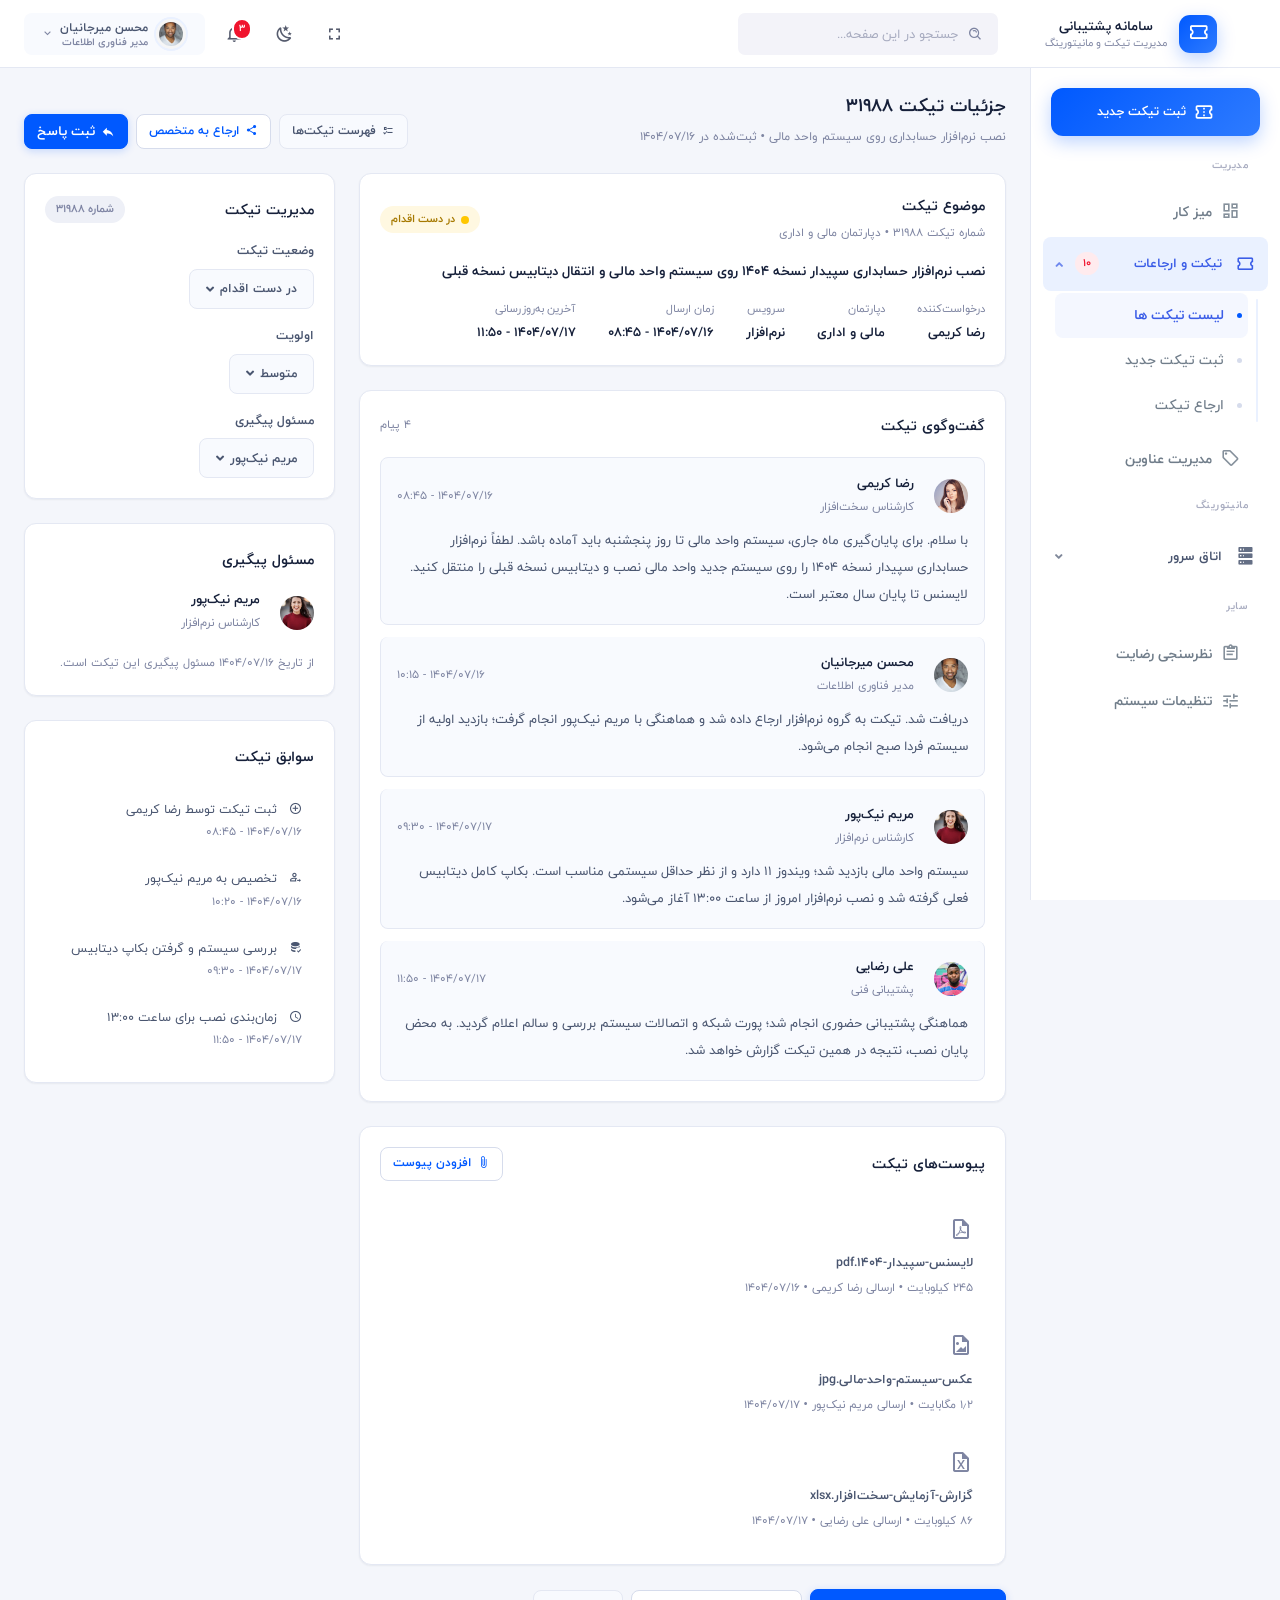
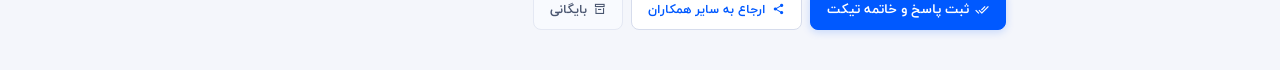
<file: tickets.html>
<!DOCTYPE html>
<html lang="fa" dir="rtl">

<head>
    <meta charset="utf-8">
    <meta name="viewport" content="width=device-width, initial-scale=1.0">
    <title>لیست تیکت ها | سامانه پشتیبانی</title>
    <meta name="description" content="فهرست تیکت های ثبت شده همراه با وضعیت، اولویت، مسئول پیگیری و جزئیات هر درخواست.">
    <meta name="author" content="con.dev">
    <meta name="theme-color" content="#0059FF">

    <link rel="canonical" href="https://dashboard-2-puce.vercel.app/tickets.html">
    <meta name="robots" content="index, follow, max-image-preview:large, max-snippet:-1, max-video-preview:-1">

    <!-- Icons -->
    <link rel="icon" href="/favicon.ico" sizes="any">
    <link rel="icon" type="image/svg+xml" href="/favicon.svg">
    <link rel="icon" type="image/png" sizes="48x48" href="/assets/images/favicon-48x48.png">
    <link rel="icon" type="image/png" sizes="96x96" href="/assets/images/favicon-96x96.png">
    <link rel="icon" type="image/png" sizes="192x192" href="/assets/images/favicon-192x192.png">
    <link rel="apple-touch-icon" sizes="180x180" href="/apple-touch-icon.png">
    <link rel="manifest" href="/site.webmanifest">

    <!-- Open Graph -->
    <meta property="og:type" content="website">
    <meta property="og:site_name" content="سامانه پشتیبانی">
    <meta property="og:locale" content="fa_IR">
    <meta property="og:url" content="https://dashboard-2-puce.vercel.app/tickets.html">
    <meta property="og:title" content="لیست تیکت ها | سامانه پشتیبانی">
    <meta property="og:description" content="فهرست تیکت های ثبت شده همراه با وضعیت، اولویت، مسئول پیگیری و جزئیات هر درخواست.">
    <meta property="og:image" content="https://dashboard-2-puce.vercel.app/assets/images/og-tickets.png">
    <meta property="og:image:width" content="1200">
    <meta property="og:image:height" content="630">
    <meta property="og:image:alt" content="کارت سامانه پشتیبانی: جدول لیست تیکت ها با وضعیت و اولویت">

    <!-- Twitter -->
    <meta name="twitter:card" content="summary_large_image">
    <meta name="twitter:title" content="لیست تیکت ها | سامانه پشتیبانی">
    <meta name="twitter:description" content="فهرست تیکت های ثبت شده همراه با وضعیت، اولویت، مسئول پیگیری و جزئیات هر درخواست.">
    <meta name="twitter:image" content="https://dashboard-2-puce.vercel.app/assets/images/og-tickets.png">
    <meta name="twitter:image:alt" content="کارت سامانه پشتیبانی: جدول لیست تیکت ها با وضعیت و اولویت">

    <!-- Structured data -->
    <script type="application/ld+json">
    {
      "@context": "https://schema.org",
      "@graph": [
        {
          "@type": "WebSite",
          "@id": "https://dashboard-2-puce.vercel.app/#website",
          "url": "https://dashboard-2-puce.vercel.app/",
          "name": "سامانه پشتیبانی",
          "alternateName": "سامانه مدیریت تیکت و مانیتورینگ",
          "inLanguage": "fa-IR",
          "publisher": {
            "@id": "https://dashboard-2-puce.vercel.app/#organization"
          }
        },
        {
          "@type": "Organization",
          "@id": "https://dashboard-2-puce.vercel.app/#organization",
          "name": "سامانه پشتیبانی",
          "url": "https://dashboard-2-puce.vercel.app/",
          "logo": {
            "@type": "ImageObject",
            "url": "https://dashboard-2-puce.vercel.app/assets/images/favicon-512x512.png",
            "width": 512,
            "height": 512
          },
          "sameAs": [
            "https://www.instagram.com/con.dev",
            "https://cv.condev.ir/#/fa"
          ]
        },
        {
          "@type": "WebPage",
          "@id": "https://dashboard-2-puce.vercel.app/tickets.html#webpage",
          "url": "https://dashboard-2-puce.vercel.app/tickets.html",
          "name": "لیست تیکت ها | سامانه پشتیبانی",
          "description": "فهرست تیکت های ثبت شده همراه با وضعیت، اولویت، مسئول پیگیری و جزئیات هر درخواست.",
          "inLanguage": "fa-IR",
          "isPartOf": {
            "@id": "https://dashboard-2-puce.vercel.app/#website"
          },
          "primaryImageOfPage": {
            "@type": "ImageObject",
            "url": "https://dashboard-2-puce.vercel.app/assets/images/og-tickets.png"
          },
          "breadcrumb": {
            "@id": "https://dashboard-2-puce.vercel.app/tickets.html#breadcrumb"
          }
        },
        {
          "@type": "BreadcrumbList",
          "@id": "https://dashboard-2-puce.vercel.app/tickets.html#breadcrumb",
          "itemListElement": [
            {
              "@type": "ListItem",
              "position": 1,
              "name": "داشبورد",
              "item": "https://dashboard-2-puce.vercel.app/"
            },
            {
              "@type": "ListItem",
              "position": 2,
              "name": "لیست تیکت ها"
            }
          ]
        }
      ]
    }
    </script>


    <script>
        /* انتخاب طرح پیش از رندر شدن صفحه تا پرش رنگ (flash) نداشته باشیم */
        (function () {
            var dark = false;
            try { dark = localStorage.getItem('db-theme') === 'dark'; } catch (e) {}
            document.write('<link href="assets/css/' + (dark ? 'bootstrap-dark.min.css' : 'bootstrap.min.css') + '" id="bootstrap-style" rel="stylesheet" type="text/css">');
            document.write('<link href="assets/css/' + (dark ? 'app-dark.css' : 'app.css') + '" id="app-style" rel="stylesheet" type="text/css">');
        })();
    </script>

    <link href="assets/css/icons.css" rel="stylesheet" type="text/css">
    <link href="assets/css/theme.css" rel="stylesheet" type="text/css">
</head>

<body data-layout="vertical" data-topbar="light" data-mobile-nav="on" class="page-tickets">

    <!-- ناوبری پایین صفحه در حالت موبایل -->
    <nav class="navigation-bottom mobile-display" aria-label="ناوبری موبایل">
        <a class="nav-btm-item" href="/"><i class="mdi mdi-view-dashboard-outline"></i><span>میز کار</span></a>
        <a class="nav-btm-item" href="tickets.html"><i class="mdi mdi-ticket-outline"></i><span>تیکت ها</span></a>
        <a class="nav-btm-item" href="monitoring.html"><i class="mdi mdi-server"></i><span>مانیتورینگ</span></a>
        <a class="nav-btm-item" href="subjects.html"><i class="mdi mdi-tag-outline"></i><span>عناوین</span></a>
        <a class="nav-btm-item" href="settings.html"><i class="mdi mdi-tune"></i><span>تنظیمات</span></a>
    </nav>
    <div class="navigation-plus mobile-display">
        <a href="ticket-new.html" title="ثبت تیکت جدید" aria-label="ثبت تیکت جدید">
            <svg viewBox="0 0 24 24"><path fill="currentColor" d="M17,13H13V17H11V13H7V11H11V7H13V11H17M12,2A10,10 0 0,0 2,12A10,10 0 0,0 12,22A10,10 0 0,0 22,12A10,10 0 0,0 12,2Z"/></svg>
        </a>
    </div>

    <div class="container-fluid">
        <!-- Begin page -->
        <div id="layout-wrapper">

            <!-- ========== Topbar ========== -->
            <header id="page-topbar">
                <div class="navbar-header">

                    <div class="topbar-side topbar-side-start">
                        <div class="navbar-brand-box">
                            <a href="/" class="brand-link">
                                <span class="brand-mark"><i class="mdi mdi-ticket-outline"></i></span>
                                <span class="brand-text">
                                    <strong>سامانه پشتیبانی</strong>
                                    <small>مدیریت تیکت و مانیتورینگ</small>
                                </span>
                            </a>
                        </div>

                        <button type="button" class="btn header-item noti-icon" id="vertical-menu-btn"
                            aria-label="باز و بسته کردن منو">
                            <i class="fa fa-fw fa-bars"></i>
                        </button>

                        <form class="app-search d-none d-lg-inline-block" role="search" onsubmit="return false;">
                            <div class="position-relative">
                                <input type="text" class="form-control" placeholder="جستجو در این صفحه..."
                                    aria-label="جستجو" autocomplete="off">
                                <span class="bx bx-search-alt"></span>
                            </div>
                        </form>
                    </div>

                    <div class="topbar-side topbar-side-end">
                        <h3 class="topbar-page-title d-lg-none">لیست تیکت ها</h3>

                        <button type="button" class="btn header-item noti-icon d-lg-none" data-search-toggle
                            aria-label="جستجو">
                            <i class="mdi mdi-magnify"></i>
                        </button>



                        <button type="button" class="btn header-item noti-icon d-none d-lg-inline-flex"
                            data-toggle="fullscreen" aria-label="تمام صفحه">
                            <i class="mdi mdi-fullscreen"></i>
                        </button>

                        <button type="button" class="btn header-item noti-icon" id="theme-toggle"
                            aria-label="تغییر طرح روشن و تیره" title="تغییر طرح روشن و تیره">
                            <i class="mdi mdi-weather-night"></i>
                        </button>

                        <div class="dropdown d-inline-block">
                            <button type="button" class="btn header-item noti-icon waves-effect"
                                id="page-header-notifications-dropdown" data-toggle="dropdown" aria-haspopup="true"
                                aria-expanded="false" aria-label="اعلان ها">
                                <i class="mdi mdi-bell-outline"></i>
                                <span class="badge badge-danger badge-pill">۳</span>
                            </button>
                            <div class="dropdown-menu dropdown-menu-lg dropdown-menu-right p-0"
                                aria-labelledby="page-header-notifications-dropdown">
                                <div class="p-3">
                                    <div class="row align-items-center">
                                        <div class="col">
                                            <h6 class="m-0">اعلان ها</h6>
                                        </div>
                                        <div class="col-auto">
                                            <a href="tickets.html" class="small">مشاهده همه</a>
                                        </div>
                                    </div>
                                </div>
                                <div data-simplebar style="max-height: 280px;">
                                    <a href="tickets.html" class="text-reset notification-item">
                                        <div class="media">
                                            <div class="avatar-xs mr-3">
                                                <span class="avatar-title bg-primary rounded-circle font-size-16">
                                                    <i class="mdi mdi-ticket-outline"></i>
                                                </span>
                                            </div>
                                            <div class="media-body">
                                                <h6 class="mt-0 mb-1">تیکت جدید #۳۱۹۹۲ ثبت شد</h6>
                                                <div class="font-size-12 text-muted">
                                                    <p class="mb-1">نصب نرم‌افزار حسابداری روی سیستم واحد مالی</p>
                                                    <p class="mb-0"><i class="mdi mdi-clock-outline"></i> ۴ دقیقه پیش</p>
                                                </div>
                                            </div>
                                        </div>
                                    </a>
                                    <a href="referrals.html" class="text-reset notification-item">
                                        <div class="media">
                                            <img src="assets/images/users/avatar-6.jpg" class="mr-3 rounded-circle avatar-xs"
                                                alt="تصویر کاربر">
                                            <div class="media-body">
                                                <h6 class="mt-0 mb-1">تیکت #۳۱۹۵۸ به شما ارجاع شد</h6>
                                                <div class="font-size-12 text-muted">
                                                    <p class="mb-1">سارا احمدی درخواست بررسی قطعی شبکه را ارجاع داد</p>
                                                    <p class="mb-0"><i class="mdi mdi-clock-outline"></i> ۳۲ دقیقه پیش</p>
                                                </div>
                                            </div>
                                        </div>
                                    </a>
                                    <a href="monitoring.html" class="text-reset notification-item">
                                        <div class="media">
                                            <div class="avatar-xs mr-3">
                                                <span class="avatar-title bg-danger rounded-circle font-size-16">
                                                    <i class="mdi mdi-alert-outline"></i>
                                                </span>
                                            </div>
                                            <div class="media-body">
                                                <h6 class="mt-0 mb-1">هشدار دمای رک ۳</h6>
                                                <div class="font-size-12 text-muted">
                                                    <p class="mb-1">دمای رک از آستانه تعیین‌شده عبور کرد (۳۱.۴ درجه)</p>
                                                    <p class="mb-0"><i class="mdi mdi-clock-outline"></i> ۱ ساعت پیش</p>
                                                </div>
                                            </div>
                                        </div>
                                    </a>
                                    <a href="tickets.html" class="text-reset notification-item">
                                        <div class="media">
                                            <img src="assets/images/users/avatar-4.jpg" class="mr-3 rounded-circle avatar-xs"
                                                alt="تصویر کاربر">
                                            <div class="media-body">
                                                <h6 class="mt-0 mb-1">تیکت #۳۱۸۷۰ بسته شد</h6>
                                                <div class="font-size-12 text-muted">
                                                    <p class="mb-1">رضا کریمی مشکل پیکربندی صندوق پست الکترونیک را بست</p>
                                                    <p class="mb-0"><i class="mdi mdi-clock-outline"></i> ۲ ساعت پیش</p>
                                                </div>
                                            </div>
                                        </div>
                                    </a>
                                </div>
                                <div class="p-2 border-top">
                                    <a class="btn btn-sm btn-link font-size-14 btn-block text-center"
                                        href="tickets.html">
                                        <i class="mdi mdi-arrow-right-circle mr-1"></i> مشاهده همه اعلان ها
                                    </a>
                                </div>
                            </div>
                        </div>

                        <div class="dropdown d-inline-block">
                            <button type="button" class="btn header-item waves-effect user-chip"
                                id="page-header-user-dropdown" data-toggle="dropdown" aria-haspopup="true"
                                aria-expanded="false">
                                <img class="rounded-circle header-profile-user" src="assets/images/users/avatar-2.jpg"
                                    alt="تصویر کاربر">
                                <span class="user-chip-meta">
                                    <span class="user-name">محسن میرجانیان</span>
                                    <span class="user-role">مدیر فناوری اطلاعات</span>
                                </span>
                                <i class="mdi mdi-chevron-down d-none d-lg-inline-block gray-color"></i>
                            </button>
                            <div class="dropdown-menu dropdown-menu-right">
                                <a class="dropdown-item" href="https://www.instagram.com/con.dev" target="_blank" rel="noopener">
                                    <i class="bx bx-user font-size-16 align-middle mr-1"></i> پروفایل</a>
                                <a class="dropdown-item" href="tickets.html">
                                    <i class="bx bx-message font-size-16 align-middle mr-1"></i> پیام ها</a>
                                <a class="dropdown-item" href="settings.html">
                                    <i class="bx bx-wrench font-size-16 align-middle mr-1"></i> تنظیمات</a>
                                <div class="dropdown-divider"></div>
                                <a class="dropdown-item" href="https://cv.condev.ir/#/fa" target="_blank" rel="noopener">
                                    <i class="bx bx-lock-open font-size-16 align-middle mr-1"></i> تغییر رمز عبور</a>
                            </div>
                        </div>
                    </div>

                </div>
            </header>


                        <!-- ========== Left Sidebar Start ========== -->
            <div class="vertical-menu overflow-hidden">
                <div class="sidebar-scroll" data-simplebar>
                    <div class="sidebar-cta">
                        <a href="ticket-new.html" class="btn-submit-ticket">
                            <svg viewBox="0 0 24 24"><path fill="currentColor" d="M22 10V6C22 4.89 21.1 4 20 4H4C2.9 4 2 4.89 2 6V10C3.11 10 4 10.9 4 12S3.11 14 2 14V18C2 19.1 2.9 20 4 20H20C21.1 20 22 19.1 22 18V14C20.9 14 20 13.1 20 12S20.9 10 22 10M20 8.54C18.81 9.23 18 10.53 18 12S18.81 14.77 20 15.46V18H4V15.46C5.19 14.77 6 13.47 6 12C6 10.5 5.2 9.23 4 8.54L4 6H20V8.54M11 15H13V17H11M11 11H13V13H11M11 7H13V9H11Z"/></svg>
                            ثبت تیکت جدید
                        </a>
                    </div>

                    <div id="sidebar-menu">
                        <ul class="dash-menu">
                            <li class="menu-title">مدیریت</li>

                            <li class="nav-item">
                                <a class="nav-link" href="/">
                                    <i class="mdi mdi-view-dashboard-outline"></i>
                                    <span class="nav-label">میز کار</span>
                                </a>
                            </li>

                            <li class="nav-item has-children">
                                <button type="button" class="nav-link nav-toggle" aria-expanded="false">
                                    <i class="mdi mdi-ticket-outline"></i>
                                    <span class="nav-label">تیکت و ارجاعات</span>
                                    <span class="nav-badge">۱۰</span>
                                    <i class="fa fa-angle-down nav-arrow"></i>
                                </button>
                                <ul class="nav-sub">
                                    <li><a href="tickets.html">لیست تیکت ها</a></li>
                                    <li><a href="ticket-new.html">ثبت تیکت جدید</a></li>
                                    <li><a href="referrals.html">ارجاع تیکت</a></li>
                                </ul>
                            </li>

                            <li class="nav-item">
                                <a class="nav-link" href="subjects.html">
                                    <i class="mdi mdi-tag-outline"></i>
                                    <span class="nav-label">مدیریت عناوین</span>
                                </a>
                            </li>

                            <li class="menu-title">مانیتورینگ</li>

                            <li class="nav-item has-children">
                                <button type="button" class="nav-link nav-toggle" aria-expanded="false">
                                    <i class="mdi mdi-server"></i>
                                    <span class="nav-label">اتاق سرور</span>
                                    <i class="fa fa-angle-down nav-arrow"></i>
                                </button>
                                <ul class="nav-sub">
                                    <li><a href="monitoring.html">داشبورد مانیتورینگ</a></li>
                                    <li><a href="monitoring-data.html">داده های مانیتورینگ</a></li>
                                    <li><a href="monitoring-settings.html">تنظیمات مانیتورینگ</a></li>
                                </ul>
                            </li>

                            <li class="menu-title">سایر</li>

                            <li class="nav-item">
                                <a class="nav-link" href="survey.html">
                                    <i class="mdi mdi-clipboard-text-outline"></i>
                                    <span class="nav-label">نظرسنجی رضایت</span>
                                </a>
                            </li>

                            <li class="nav-item">
                                <a class="nav-link" href="settings.html">
                                    <i class="mdi mdi-tune"></i>
                                    <span class="nav-label">تنظیمات سیستم</span>
                                </a>
                            </li>
                        </ul>

                </div>
            </div>
            </div>
            <!-- Left Sidebar End -->


            <!-- ============================================================== -->
            <!-- Start right Content here -->
            <!-- ============================================================== -->
            <div class="main-content">

                <section class="page-content Container_Main Margin-Top">
                    <!-- سرصفحه صفحه -->
                    <div class="page-head">
                        <div>
                            <h4 class="page-title">جزئیات تیکت ۳۱۹۸۸</h4>
                            <p class="page-subtitle">نصب نرم‌افزار حسابداری روی سیستم واحد مالی • ثبت‌شده در ۱۴۰۴/۰۷/۱۶</p>
                        </div>
                        <div class="page-head-actions">
                            <a href="/" class="btn btn-light btn-sm">
                                <i class="mdi mdi-format-list-checks mr-1"></i> فهرست تیکت‌ها
                            </a>
                            <a href="referrals.html" class="btn btn-outline-primary btn-sm">
                                <i class="mdi mdi-share-variant mr-1"></i> ارجاع به متخصص
                            </a>
                            <a class="btn btn-primary btn-sm" href="https://cv.condev.ir/#/fa" target="_blank" rel="noopener">
                                <i class="mdi mdi-reply mr-1"></i> ثبت پاسخ
                            </a>
                        </div>
                    </div>

                    <div class="row">
                        <div class="col-lg-8">

                            <!-- موضوع تیکت -->
                            <div class="card mb-4">
                                <div class="card-body">
                                    <div class="card-head">
                                        <div>
                                            <h5 class="card-title mb-0">موضوع تیکت</h5>
                                            <p class="text-muted font-size-12 mb-0 mt-1">شماره تیکت ۳۱۹۸۸ • دپارتمان مالی و اداری</p>
                                        </div>
                                        <span class="badge badge-soft-warning"><span
                                                class="status-dot bg-warning"></span>در دست اقدام</span>
                                    </div>
                                    <h6 class="mb-3">نصب نرم‌افزار حسابداری سپیدار نسخه ۱۴۰۴ روی سیستم واحد مالی و انتقال دیتابیس نسخه قبلی</h6>
                                    <div class="ticket-meta">
                                        <div class="meta-item">
                                            <span class="meta-label">درخواست‌کننده</span>
                                            <span class="meta-value">رضا کریمی</span>
                                        </div>
                                        <div class="meta-item">
                                            <span class="meta-label">دپارتمان</span>
                                            <span class="meta-value">مالی و اداری</span>
                                        </div>
                                        <div class="meta-item">
                                            <span class="meta-label">سرویس</span>
                                            <span class="meta-value">نرم‌افزار</span>
                                        </div>
                                        <div class="meta-item">
                                            <span class="meta-label">زمان ارسال</span>
                                            <span class="meta-value">۱۴۰۴/۰۷/۱۶ - ۰۸:۴۵</span>
                                        </div>
                                        <div class="meta-item">
                                            <span class="meta-label">آخرین به‌روزرسانی</span>
                                            <span class="meta-value">۱۴۰۴/۰۷/۱۷ - ۱۱:۵۰</span>
                                        </div>
                                    </div>
                                </div>
                            </div>

                            <!-- گفت‌وگوی تیکت -->
                            <div class="card mb-4">
                                <div class="card-body">
                                    <div class="card-head">
                                        <h5 class="card-title mb-0">گفت‌وگوی تیکت</h5>
                                        <span class="text-muted font-size-12">۴ پیام</span>
                                    </div>
                                    <div class="list-group">
                                        <div class="list-group-item">
                                            <div class="d-flex flex-wrap align-items-center justify-content-between mb-2">
                                                <div class="ticket-table-user">
                                                    <img src="assets/images/users/avatar-4.jpg" alt="رضا کریمی"
                                                        class="avatar-sm rounded-circle mr-2">
                                                    <div>
                                                        <h5>رضا کریمی</h5>
                                                        <p>کارشناس سخت‌افزار</p>
                                                    </div>
                                                </div>
                                                <span class="text-muted font-size-12">۱۴۰۴/۰۷/۱۶ - ۰۸:۴۵</span>
                                            </div>
                                            <p class="mb-0">با سلام. برای پایان‌گیری ماه جاری، سیستم واحد مالی تا روز پنجشنبه باید آماده باشد. لطفاً نرم‌افزار حسابداری سپیدار نسخه ۱۴۰۴ را روی سیستم جدید واحد مالی نصب و دیتابیس نسخه قبلی را منتقل کنید. لایسنس تا پایان سال معتبر است.</p>
                                        </div>
                                        <div class="list-group-item">
                                            <div class="d-flex flex-wrap align-items-center justify-content-between mb-2">
                                                <div class="ticket-table-user">
                                                    <img src="assets/images/users/avatar-2.jpg" alt="محسن میرجانیان"
                                                        class="avatar-sm rounded-circle mr-2">
                                                    <div>
                                                        <h5>محسن میرجانیان</h5>
                                                        <p>مدیر فناوری اطلاعات</p>
                                                    </div>
                                                </div>
                                                <span class="text-muted font-size-12">۱۴۰۴/۰۷/۱۶ - ۱۰:۱۵</span>
                                            </div>
                                            <p class="mb-0">دریافت شد. تیکت به گروه نرم‌افزار ارجاع داده شد و هماهنگی با مریم نیک‌پور انجام گرفت؛ بازدید اولیه از سیستم فردا صبح انجام می‌شود.</p>
                                        </div>
                                        <div class="list-group-item">
                                            <div class="d-flex flex-wrap align-items-center justify-content-between mb-2">
                                                <div class="ticket-table-user">
                                                    <img src="assets/images/users/avatar-5.jpg" alt="مریم نیک‌پور"
                                                        class="avatar-sm rounded-circle mr-2">
                                                    <div>
                                                        <h5>مریم نیک‌پور</h5>
                                                        <p>کارشناس نرم‌افزار</p>
                                                    </div>
                                                </div>
                                                <span class="text-muted font-size-12">۱۴۰۴/۰۷/۱۷ - ۰۹:۳۰</span>
                                            </div>
                                            <p class="mb-0">سیستم واحد مالی بازدید شد؛ ویندوز ۱۱ دارد و از نظر حداقل سیستمی مناسب است. بکاپ کامل دیتابیس فعلی گرفته شد و نصب نرم‌افزار امروز از ساعت ۱۳:۰۰ آغاز می‌شود.</p>
                                        </div>
                                        <div class="list-group-item">
                                            <div class="d-flex flex-wrap align-items-center justify-content-between mb-2">
                                                <div class="ticket-table-user">
                                                    <img src="assets/images/users/avatar-3.jpg" alt="علی رضایی"
                                                        class="avatar-sm rounded-circle mr-2">
                                                    <div>
                                                        <h5>علی رضایی</h5>
                                                        <p>پشتیبانی فنی</p>
                                                    </div>
                                                </div>
                                                <span class="text-muted font-size-12">۱۴۰۴/۰۷/۱۷ - ۱۱:۵۰</span>
                                            </div>
                                            <p class="mb-0">هماهنگی پشتیبانی حضوری انجام شد؛ پورت شبکه و اتصالات سیستم بررسی و سالم اعلام گردید. به محض پایان نصب، نتیجه در همین تیکت گزارش خواهد شد.</p>
                                        </div>
                                    </div>
                                </div>
                            </div>

                            <!-- پیوست‌ها -->
                            <div class="card">
                                <div class="card-body">
                                    <div class="card-head">
                                        <h5 class="card-title mb-0">پیوست‌های تیکت</h5>
                                        <a class="btn btn-outline-primary btn-sm" href="https://www.instagram.com/con.dev" target="_blank" rel="noopener">
                                            <i class="mdi mdi-paperclip mr-1"></i> افزودن پیوست
                                        </a>
                                    </div>
                                    <ul class="ticket-menu-list">
                                        <li>
                                            <a class="ticket-row" href="https://cv.condev.ir/#/fa" target="_blank" rel="noopener">
                                                <i class="mdi mdi-file-pdf-outline font-size-24 gray-color"></i>
                                                <div class="flex-grow-1">
                                                    <p class="mb-0 font-weight-bold">لایسنس-سپیدار-۱۴۰۴.pdf</p>
                                                    <p class="mb-0 text-muted font-size-12">۲۴۵ کیلوبایت • ارسالی رضا کریمی • ۱۴۰۴/۰۷/۱۶</p>
                                                </div>
                                            </a>
                                        </li>
                                        <li>
                                            <a class="ticket-row" href="https://www.instagram.com/con.dev" target="_blank" rel="noopener">
                                                <i class="mdi mdi-file-image-outline font-size-24 gray-color"></i>
                                                <div class="flex-grow-1">
                                                    <p class="mb-0 font-weight-bold">عکس-سیستم-واحد-مالی.jpg</p>
                                                    <p class="mb-0 text-muted font-size-12">۱٫۲ مگابایت • ارسالی مریم نیک‌پور • ۱۴۰۴/۰۷/۱۷</p>
                                                </div>
                                            </a>
                                        </li>
                                        <li>
                                            <a class="ticket-row" href="https://cv.condev.ir/#/fa" target="_blank" rel="noopener">
                                                <i class="mdi mdi-file-excel-outline font-size-24 gray-color"></i>
                                                <div class="flex-grow-1">
                                                    <p class="mb-0 font-weight-bold">گزارش-آزمایش-سخت‌افزار.xlsx</p>
                                                    <p class="mb-0 text-muted font-size-12">۸۶ کیلوبایت • ارسالی علی رضایی • ۱۴۰۴/۰۷/۱۷</p>
                                                </div>
                                            </a>
                                        </li>
                                    </ul>
                                </div>
                            </div>

                        </div>
                        <div class="col-lg-4">

                            <!-- مدیریت تیکت -->
                            <div class="card mb-4">
                                <div class="card-body">
                                    <div class="card-head">
                                        <h5 class="card-title mb-0">مدیریت تیکت</h5>
                                        <span class="badge badge-soft-gray">شماره ۳۱۹۸۸</span>
                                    </div>
                                    <div class="form-group">
                                        <label>وضعیت تیکت</label>
                                        <div class="dropdown">
                                            <button class="btn btn-light dropdown-toggle" type="button"
                                                data-toggle="dropdown" aria-expanded="false">
                                                در دست اقدام
                                                <i class="fa fa-angle-down mx-1"></i>
                                            </button>
                                            <div class="dropdown-menu">
                                                <button type="button" class="dropdown-item" data-set-label>جدید</button>
                                                <button type="button" class="dropdown-item" data-set-label>در دست اقدام</button>
                                                <button type="button" class="dropdown-item" data-set-label>ارجاع شده</button>
                                                <button type="button" class="dropdown-item" data-set-label>خاتمه یافته</button>
                                                <button type="button" class="dropdown-item" data-set-label>بایگانی</button>
                                            </div>
                                        </div>
                                    </div>
                                    <div class="form-group">
                                        <label>اولویت</label>
                                        <div class="dropdown">
                                            <button class="btn btn-light dropdown-toggle" type="button"
                                                data-toggle="dropdown" aria-expanded="false">
                                                متوسط
                                                <i class="fa fa-angle-down mx-1"></i>
                                            </button>
                                            <div class="dropdown-menu">
                                                <button type="button" class="dropdown-item" data-set-label>عادی</button>
                                                <button type="button" class="dropdown-item" data-set-label>متوسط</button>
                                                <button type="button" class="dropdown-item" data-set-label>بالا</button>
                                                <button type="button" class="dropdown-item" data-set-label>فوری</button>
                                            </div>
                                        </div>
                                    </div>
                                    <div class="form-group">
                                        <label>مسئول پیگیری</label>
                                        <div class="dropdown">
                                            <button class="btn btn-light dropdown-toggle" type="button"
                                                data-toggle="dropdown" aria-expanded="false">
                                                مریم نیک‌پور
                                                <i class="fa fa-angle-down mx-1"></i>
                                            </button>
                                            <div class="dropdown-menu">
                                                <button type="button" class="dropdown-item" data-set-label>محسن میرجانیان</button>
                                                <button type="button" class="dropdown-item" data-set-label>سارا احمدی</button>
                                                <button type="button" class="dropdown-item" data-set-label>رضا کریمی</button>
                                                <button type="button" class="dropdown-item" data-set-label>مریم نیک‌پور</button>
                                                <button type="button" class="dropdown-item" data-set-label>علی رضایی</button>
                                                <button type="button" class="dropdown-item" data-set-label>نگار موسوی</button>
                                                <button type="button" class="dropdown-item" data-set-label>حسین صادقی</button>
                                                <button type="button" class="dropdown-item" data-set-label>امیر توکلی</button>
                                            </div>
                                        </div>
                                    </div>
                                </div>
                            </div>

                            <!-- مسئول پیگیری -->
                            <div class="card mb-4">
                                <div class="card-body">
                                    <div class="card-head">
                                        <h5 class="card-title mb-0">مسئول پیگیری</h5>
                                    </div>
                                    <div class="ticket-table-user">
                                        <img src="assets/images/users/avatar-5.jpg" alt="مریم نیک‌پور"
                                            class="avatar-sm rounded-circle mr-2">
                                        <div>
                                            <h5>مریم نیک‌پور</h5>
                                            <p>کارشناس نرم‌افزار</p>
                                        </div>
                                    </div>
                                    <p class="text-muted font-size-12 mt-3 mb-0">از تاریخ ۱۴۰۴/۰۷/۱۶ مسئول پیگیری این تیکت است.</p>
                                </div>
                            </div>

                            <!-- سوابق تیکت -->
                            <div class="card">
                                <div class="card-body">
                                    <div class="card-head">
                                        <h5 class="card-title mb-0">سوابق تیکت</h5>
                                    </div>
                                    <ul class="ticket-menu-list">
                                        <li>
                                            <i class="mdi mdi-plus-circle-outline mr-2"></i>
                                            ثبت تیکت توسط رضا کریمی
                                            <span class="text-muted font-size-12 d-block">۱۴۰۴/۰۷/۱۶ - ۰۸:۴۵</span>
                                        </li>
                                        <li>
                                            <i class="mdi mdi-account-arrow-right-outline mr-2"></i>
                                            تخصیص به مریم نیک‌پور
                                            <span class="text-muted font-size-12 d-block">۱۴۰۴/۰۷/۱۶ - ۱۰:۲۰</span>
                                        </li>
                                        <li>
                                            <i class="mdi mdi-database-check mr-2"></i>
                                            بررسی سیستم و گرفتن بکاپ دیتابیس
                                            <span class="text-muted font-size-12 d-block">۱۴۰۴/۰۷/۱۷ - ۰۹:۳۰</span>
                                        </li>
                                        <li>
                                            <i class="mdi mdi-clock-outline mr-2"></i>
                                            زمان‌بندی نصب برای ساعت ۱۳:۰۰
                                            <span class="text-muted font-size-12 d-block">۱۴۰۴/۰۷/۱۷ - ۱۱:۵۰</span>
                                        </li>
                                    </ul>
                                </div>
                            </div>

                        </div>
                    </div>

                    <!-- اقدامات تیکت -->
                    <div class="btn-row">
                        <a class="btn btn-primary" href="https://cv.condev.ir/#/fa" target="_blank" rel="noopener">
                            <i class="mdi mdi-check-all mr-1"></i> ثبت پاسخ و خاتمه تیکت
                        </a>
                        <a href="referrals.html" class="btn btn-outline-primary">
                            <i class="mdi mdi-share-variant mr-1"></i> ارجاع به سایر همکاران
                        </a>
                        <a class="btn btn-light" href="https://www.instagram.com/con.dev" target="_blank" rel="noopener">
                            <i class="mdi mdi-archive-outline mr-1"></i> بایگانی
                        </a>
                    </div>
                </section>
                <!-- End Page-content -->

            </div>
            <!-- end main content-->

        </div>
        <!-- END layout-wrapper -->

    </div>
    <!-- end container-fluid -->


    <!-- JAVASCRIPT -->
    <script src="assets/libs/jquery/jquery.min.js"></script>
    <script src="assets/libs/bootstrap/js/bootstrap.bundle.min.js"></script>
    <script src="assets/libs/simplebar/simplebar.min.js"></script>
    <script src="assets/libs/node-waves/waves.min.js"></script>
    <script src="assets/js/app.js"></script>
    <script src="assets/js/dashboard-ui.js"></script>
</body>

</html>
</file>
<file: assets/css/theme.css>
@charset "UTF-8";
/* =============================================================================
   Dashboard — Unified Design System
   Project : سامانه مدیریت تیکت و مانیتورینگ
   File    : theme.css
   Load order: bootstrap -> app -> icons -> theme.css  (this file wins)
   -----------------------------------------------------------------------------
   Sections
     1  Tokens
     2  Base & typography
     3  Utilities
     4  App shell (topbar / sidebar / mobile nav / content)
     5  Page header
     6  Cards & sections
     7  Vertical rhythm (single source of spacing truth)
     8  Buttons & action rows
     9  Forms
     10 Tables
     11 Badges, status & avatars
     12 Stat blocks
     13 View switch (module tabs)
     14 Filters, segmented & counters
     15 Charts & data viz
     16 Monitoring
     17 Ticket & referral
     18 Survey
     19 Settings
     20 Empty states, toasts, lists
     21 Theme panel (right bar)
     22 Responsive
     23 Print
   ============================================================================= */

/* ---------------------------------------------------------------- 1. Tokens */
:root {
    /* brand */
    --db-primary: #0059FF;
    --db-primary-dark: #0043C4;
    --db-primary-light: #57B8FF;
    --db-primary-soft: #EAF1FF;
    --db-primary-softer: #F4F7FF;

    /* status */
    --db-success: #21D59B;
    --db-success-ink: #0E9C70;
    --db-success-soft: #E4FBF3;
    --db-warning: #FFC700;
    --db-warning-ink: #A67900;
    --db-warning-soft: #FFF8E1;
    --db-orange: #FA9600;
    --db-orange-ink: #C67600;
    --db-orange-soft: #FFF1E0;
    --db-danger: #F0142E;
    --db-danger-ink: #F0142E;
    --db-danger-soft: #FFEBEE;
    --db-info: #57B8FF;
    --db-info-ink: #1E86D6;
    --db-info-soft: #E9F5FF;
    --db-gray: #7E84A3;
    --db-gray-soft: #EEF0F7;

    /* neutrals */
    --db-text: #16203A;
    --db-text-soft: #4A5670;
    --db-muted: #7E85A2;
    --db-muted-light: #A8ACC0;
    --db-border: #E4E8F3;
    --db-border-strong: #D6DCEC;
    --db-surface: #FFFFFF;
    --db-surface-alt: #F8FAFE;
    --db-bg: #F4F6FB;

    /* geometry */
    --db-radius-lg: 16px;
    --db-radius: 12px;
    --db-radius-sm: 8px;
    --db-radius-pill: 999px;

    /* elevation */
    --db-shadow-xs: 0 1px 2px rgba(22, 32, 58, .06);
    --db-shadow-sm: 0 2px 8px rgba(22, 32, 58, .06);
    --db-shadow: 0 8px 28px rgba(22, 32, 58, .09);
    --db-shadow-primary: 0 6px 18px rgba(0, 89, 255, .26);

    /* spacing scale (only these values are used across the project) */
    --db-1: 4px;
    --db-2: 8px;
    --db-3: 12px;
    --db-4: 16px;
    --db-5: 20px;
    --db-6: 24px;
    --db-7: 32px;
    --db-8: 40px;

    /* the two gaps that drive the whole layout */
    --db-gap: 24px;        /* between blocks / cards / grid cells */
    --db-gap-sm: 12px;     /* inside compact widgets */
    --db-gutter: 12px;     /* half gutter of a bootstrap row (= --db-gap / 2) */

    --db-card-pad: 20px;

    /* layout */
    --db-sidebar-w: 250px;
    --db-topbar-h: 68px;
    --db-nav-bottom-h: 62px;

    /* backwards-compatible aliases (older markup) */
    --db-space-1: var(--db-1);
    --db-space-2: var(--db-2);
    --db-space-3: var(--db-3);
    --db-space-4: var(--db-4);
    --db-space-5: var(--db-6);
    --db-space-6: var(--db-7);
    --db-space-7: var(--db-8);
}

/* dark theme tokens – activated by body.dark-mode (see dashboard-ui.js) */
body.dark-mode {
    --db-primary-soft: #1E2A4A;
    --db-primary-softer: #1A2338;

    --db-success-soft: #123A32;
    --db-success-ink: #47E0AE;
    --db-warning-soft: #3A3116;
    --db-warning-ink: #FFD75E;
    --db-orange-soft: #3A2A14;
    --db-orange-ink: #FFBB61;
    --db-danger-soft: #3A1B22;
    --db-danger-ink: #FF7A8C;
    --db-info-soft: #14293C;
    --db-info-ink: #7FCAFF;
    --db-gray-soft: #232A40;
    --db-gray: #B4BACE;

    --db-text: #E9EDF9;
    --db-text-soft: #C3CADF;
    --db-muted: #8B94B2;
    --db-muted-light: #6E7793;
    --db-border: #2A3350;
    --db-border-strong: #39425F;
    --db-surface: #1B2237;
    --db-surface-alt: #222A42;
    --db-bg: #141A2C;

    --db-shadow-xs: 0 1px 2px rgba(0, 0, 0, .3);
    --db-shadow-sm: 0 2px 8px rgba(0, 0, 0, .35);
    --db-shadow: 0 8px 28px rgba(0, 0, 0, .42);
}

/* ------------------------------------------------- 2. Base & typography */
* { box-sizing: border-box; }

body {
    direction: rtl;
    text-align: right;
    background-color: var(--db-bg);
    color: var(--db-text);
    font-size: 14px;
    line-height: 1.75;
    -webkit-font-smoothing: antialiased;
    -moz-osx-font-smoothing: grayscale;
}

h1, h2, h3, h4, h5, h6 {
    color: var(--db-text);
    font-weight: 700;
    line-height: 1.55;
    margin-top: 0;
}

p { margin-bottom: var(--db-3); }

a { color: var(--db-primary); text-decoration: none; }
a:hover, a:focus { color: var(--db-primary-dark); text-decoration: none; }

hr { border-color: var(--db-border); margin: var(--db-5) 0; }

::selection { background: var(--db-primary-soft); color: var(--db-primary-dark); }

:focus-visible { outline: 2px solid var(--db-primary); outline-offset: 2px; }

/* scrollbars */
* { scrollbar-width: thin; scrollbar-color: var(--db-border-strong) transparent; }
*::-webkit-scrollbar { width: 6px; height: 6px; }
*::-webkit-scrollbar-track { background: transparent; }
*::-webkit-scrollbar-thumb { background: var(--db-border-strong); border-radius: var(--db-radius-pill); }
*::-webkit-scrollbar-thumb:hover { background: var(--db-muted-light); }

/* ------------------------------------------------------- 3. Utilities */
.gray-color { color: var(--db-muted) !important; }
.black-color { color: var(--db-text) !important; }
.blue-color { color: var(--db-primary) !important; }
.white-color { color: #fff !important; }
.lightblue-color { color: var(--db-info) !important; }
.orange-color { color: var(--db-orange) !important; }
.green-color { color: var(--db-success) !important; }
.red-color { color: var(--db-danger) !important; }
.yellow-color { color: var(--db-warning) !important; }

.pointer, .Pointer { cursor: pointer; }
.w-100 { width: 100% !important; }
.boxShadow { box-shadow: var(--db-shadow-sm) !important; }
.Font_Small { font-size: 12.5px !important; font-weight: 700; }

.bg-primary-soft { background-color: var(--db-primary-soft) !important; }
.bg-blue { background-color: var(--db-primary) !important; }
.bg-gray-soft { background-color: var(--db-surface-alt) !important; }

/* Bootstrap 5 gap helpers (back-port) */
.gap-1 { gap: var(--db-1) !important; }
.gap-2 { gap: var(--db-2) !important; }
.gap-3 { gap: var(--db-3) !important; }
.gap-4 { gap: var(--db-4) !important; }
.gap-5 { gap: var(--db-5) !important; }
.flex-grow-1 { flex: 1 1 auto !important; min-width: 0; }
.flex-column { flex-direction: column !important; }

.hide, .mobile-none { display: none !important; }

/* ----------------------------------------------- 4. App shell */
#page-topbar {
    height: var(--db-topbar-h);
    background: var(--db-surface) !important;
    border-bottom: 1px solid var(--db-border);
    box-shadow: none;
    z-index: 1002;
}

.navbar-header {
    height: var(--db-topbar-h);
    padding: 0 var(--db-6) !important;
    display: flex;
    align-items: center;
    justify-content: space-between;
    gap: var(--db-3);
}

.topbar-side { display: flex; align-items: center; gap: var(--db-2); min-width: 0; }
.topbar-side-start { min-width: 0; flex: 1 1 auto; }
.topbar-side-end { flex: 0 0 auto; }

/* brand */
.navbar-brand-box { flex: 0 0 auto; }
.brand-link { display: inline-flex; align-items: center; gap: var(--db-3); text-decoration: none; }
.brand-mark {
    width: 38px;
    height: 38px;
    border-radius: 11px;
    background: linear-gradient(135deg, var(--db-primary) 0%, #2E7BFF 100%);
    color: #fff;
    display: inline-flex;
    align-items: center;
    justify-content: center;
    box-shadow: var(--db-shadow-primary);
    flex: 0 0 auto;
}
.brand-mark i { font-size: 21px; color: #fff; }
.brand-text { display: flex; flex-direction: column; line-height: 1.35; }
.brand-text strong { font-size: 14px; font-weight: 800; color: var(--db-text); }
.brand-text small { font-size: 11px; color: var(--db-muted); }

/* topbar buttons */
.header-item {
    height: 42px;
    color: var(--db-text-soft);
    border: 0;
    background: transparent;
}
.header-item:hover, .header-item:focus { background-color: var(--db-primary-softer); color: var(--db-primary); }

.header-item.noti-icon {
    border-radius: var(--db-radius-sm);
    width: 42px;
    padding: 0;
    display: inline-flex;
    align-items: center;
    justify-content: center;
}
.header-item.noti-icon i { font-size: 19px; }

/* the hamburger only exists while the sidebar can actually be opened/closed:
   on desktop the sidebar is always visible, so the button is removed there */
#vertical-menu-btn { display: none !important; }
@media only screen and (max-width: 991.98px) {
    #vertical-menu-btn { display: inline-flex !important; }
}

.noti-icon { position: relative; }
.noti-icon .badge {
    position: absolute;
    top: 4px;
    right: 2px;
    left: auto;
    font-size: 10px;
    line-height: 1;
    padding: 4px 5px;
    min-width: 17px;
    border-radius: var(--db-radius-pill);
    border: 2px solid var(--db-surface);
}

.header-profile-user {
    width: 34px;
    height: 34px;
    object-fit: cover;
    border: 2px solid var(--db-primary-soft);
}

.user-chip {
    display: inline-flex;
    align-items: center;
    gap: var(--db-2);
    padding: 4px 4px 4px 12px;
    border-radius: var(--db-radius-pill);
    background: var(--db-surface-alt);
    border: 1px solid var(--db-border);
    height: 42px;
}
.user-chip-meta { display: flex; flex-direction: column; text-align: right; }
.user-chip .user-name { font-size: 12.5px; font-weight: 700; color: var(--db-text-soft); line-height: 1.3; }
.user-chip .user-role { font-size: 10.5px; color: var(--db-muted); display: block; line-height: 1.2; }

.topbar-page-title {
    font-size: 14px;
    font-weight: 700;
    color: var(--db-text);
    margin: 0 var(--db-2) 0 0;
    white-space: nowrap;
    overflow: hidden;
    text-overflow: ellipsis;
    max-width: 38vw;
}

/* search */
.app-search { position: relative; width: 260px; max-width: 34vw; }
.app-search input {
    background-color: var(--db-surface-alt);
    border: 1px solid var(--db-border);
    border-radius: var(--db-radius-pill);
    height: 40px;
    width: 100%;
    padding: 0 var(--db-6) 0 var(--db-3);
    font-size: 13px;
    color: var(--db-text);
}
.app-search input:focus { border-color: var(--db-primary); box-shadow: 0 0 0 3px rgba(0, 89, 255, .12); outline: none; }
.app-search .bx-search-alt {
    position: absolute;
    top: 50%;
    right: 14px;
    transform: translateY(-50%);
    color: var(--db-muted);
    pointer-events: none;
}
.app-search.search-open {
    display: block !important;
    position: absolute;
    top: 100%;
    right: 0;
    left: 0;
    width: auto;
    max-width: none;
    padding: var(--db-3);
    background: var(--db-surface);
    border-bottom: 1px solid var(--db-border);
    box-shadow: var(--db-shadow-sm);
    z-index: 20;
}
.app-search.search-open input { width: 100%; }

/* dropdowns */
.dropdown-menu {
    border: 1px solid var(--db-border);
    border-radius: var(--db-radius);
    box-shadow: var(--db-shadow);
    padding: var(--db-2);
    font-size: 13px;
    background: var(--db-surface);
    min-width: 220px;
}
.dropdown-item {
    border-radius: var(--db-radius-sm);
    padding: 9px 12px;
    color: var(--db-text-soft);
    font-weight: 500;
    transition: background-color .15s ease, color .15s ease;
}
.dropdown-item:hover, .dropdown-item:focus { background-color: var(--db-primary-softer); color: var(--db-primary); }
.dropdown-item:active { background-color: var(--db-primary-soft); color: var(--db-primary); }
.dropdown-divider { border-color: var(--db-border); margin: 6px 0; }

.notification-item {
    display: block;
    padding: 10px 12px;
    border-radius: var(--db-radius-sm);
    color: var(--db-text);
    transition: background-color .15s ease;
}
.notification-item:hover { background-color: var(--db-primary-softer); color: var(--db-text); }

/* ----------------------------------------------------------- sidebar ----- */
.vertical-menu {
    width: var(--db-sidebar-w);
    min-width: var(--db-sidebar-w);
    max-width: var(--db-sidebar-w);
    top: var(--db-topbar-h);
    right: 0;
    left: auto;
    background: var(--db-surface);
    border-left: 1px solid var(--db-border);
    box-shadow: none;
    z-index: 1001;
}
.vertical-menu .sidebar-scroll { height: 100%; overflow-y: auto; padding-bottom: var(--db-6); }

.sidebar-cta { padding: var(--db-5) var(--db-5) var(--db-2); }

.btn-submit-ticket {
    width: 100%;
    background: linear-gradient(135deg, var(--db-primary) 0%, #2E7BFF 100%);
    color: #fff;
    padding: 12px var(--db-4);
    border-radius: var(--db-radius);
    border: none;
    font-weight: 700;
    font-size: 13.5px;
    box-shadow: var(--db-shadow-primary);
    display: inline-flex;
    align-items: center;
    justify-content: center;
    gap: var(--db-2);
    transition: transform .15s ease, box-shadow .15s ease;
}
.btn-submit-ticket:hover { color: #fff; transform: translateY(-1px); box-shadow: 0 10px 22px rgba(0, 89, 255, .32); }
.btn-submit-ticket svg { flex: 0 0 auto; }

#sidebar-menu { padding: 0 var(--db-3) var(--db-6); }

.dash-menu { list-style: none; margin: 0; padding: 0; }
.dash-menu > li { margin-bottom: 2px; }

.dash-menu .menu-title {
    font-size: 11px;
    font-weight: 700;
    letter-spacing: .4px;
    color: var(--db-muted-light);
    padding: var(--db-4) var(--db-3) var(--db-2);
    text-transform: uppercase;
}

.dash-menu .nav-link {
    display: flex;
    align-items: center;
    gap: var(--db-3);
    width: 100%;
    padding: 10px var(--db-3);
    border: 0;
    background: transparent;
    border-radius: var(--db-radius-sm);
    color: var(--db-text-soft);
    font-family: inherit;
    font-size: 13.5px;
    font-weight: 600;
    text-align: right;
    cursor: pointer;
    position: relative;
    transition: background-color .15s ease, color .15s ease;
}
.dash-menu .nav-link:hover { background-color: var(--db-primary-softer); color: var(--db-primary); }
.dash-menu .nav-link > i.mdi { flex: 0 0 auto; font-size: 19px; width: 22px; text-align: center; opacity: .85; }
.dash-menu .nav-link .nav-label { flex: 1 1 auto; }
.dash-menu .nav-toggle:focus-visible { outline: 2px solid var(--db-primary); outline-offset: 2px; }

.dash-menu .nav-link.active,
.dash-menu .nav-item.menu-active > .nav-link,
.dash-menu .nav-item.open > .nav-link,
.dash-menu .nav-item.open > .nav-toggle {
    background-color: var(--db-primary-soft);
    color: var(--db-primary);
}
.dash-menu .nav-link.active > i.mdi,
.dash-menu .nav-item.menu-active > .nav-link > i.mdi { opacity: 1; }

.dash-menu .nav-arrow { flex: 0 0 auto; font-size: 12px; opacity: .7; transition: transform .2s ease; }
.dash-menu .nav-item.open > .nav-link .nav-arrow { transform: rotate(180deg); }

.dash-menu .nav-badge {
    flex: 0 0 auto;
    font-size: 11px;
    font-weight: 700;
    padding: 2px 8px;
    border-radius: var(--db-radius-pill);
    background-color: var(--db-danger-soft);
    color: var(--db-danger-ink);
}

.dash-menu .nav-sub {
    list-style: none;
    display: none;
    position: relative;
    margin: 2px var(--db-5) var(--db-2) var(--db-3);
    padding: 0;
}
.dash-menu .nav-item.open .nav-sub { display: block; }
.dash-menu .nav-sub::before {
    content: "";
    position: absolute;
    top: 6px;
    bottom: 6px;
    right: -10px;
    width: 2px;
    border-radius: 2px;
    background: var(--db-primary-soft);
}
.dash-menu .nav-sub a {
    position: relative;
    display: block;
    padding: 8px var(--db-5) 8px var(--db-4);
    font-size: 13px;
    font-weight: 500;
    color: var(--db-muted);
    border-radius: var(--db-radius-sm);
}
.dash-menu .nav-sub a::before {
    content: "";
    position: absolute;
    right: 6px;
    top: 50%;
    width: 5px;
    height: 5px;
    margin-top: -2.5px;
    border-radius: 50%;
    background: var(--db-border-strong);
    transition: background-color .15s ease;
}
.dash-menu .nav-sub a:hover { color: var(--db-primary); background-color: var(--db-primary-softer); }
.dash-menu .nav-sub a:hover::before, .dash-menu .nav-sub a.active::before { background: var(--db-primary); }
.dash-menu .nav-sub a.active { color: var(--db-primary); font-weight: 700; background-color: var(--db-primary-softer); }

/* main content */
.main-content { margin-right: var(--db-sidebar-w); min-height: 100vh; }

.page-content {
    padding: calc(var(--db-topbar-h) + var(--db-6)) var(--db-6) var(--db-8);
}
.page-content.Margin-Top, .Container_Main.Margin-Top { margin-top: 0 !important; }

/* NOTE: never put `max-width: 100%` on the page-level blocks. A row carries a
   negative inline margin; capping its width re-triggers CSS 2.1 §10.4 margin
   resolution, which in RTL silently solves for margin-left and shifts the whole
   card grid 12px (gutter) to the right. Let the row size itself from its
   containing block instead. */
.page-content > * { min-width: 0; }

@media (min-width: 1600px) {
    .page-content { padding-left: var(--db-8); padding-right: var(--db-8); }
}

/* stacking order of the fixed chrome:
   996 bottom bar · 997 FAB · 1000 drawer overlay · 1001 drawer · 1002 topbar
   (an open drawer dims the page and the bottom bar, the drawer and the topbar
   — i.e. the hamburger you close it with — stay above the overlay) */
.sidebar-overlay {
    position: fixed;
    inset: 0;
    background: rgba(18, 26, 48, .45);
    z-index: 1000;
    opacity: 0;
    visibility: hidden;
    transition: opacity .2s ease, visibility .2s ease;
}
body.sidebar-enable .sidebar-overlay { opacity: 1; visibility: visible; }

/* ------------------------------------------ mobile bottom navigation ----- */
.navigation-bottom {
    position: fixed;
    left: 0;
    right: 0;
    bottom: 0;
    height: calc(var(--db-nav-bottom-h) + env(safe-area-inset-bottom, 0px));
    width: 100%;
    z-index: 996;
    background: var(--db-surface);
    border-top: 1px solid var(--db-border);
    box-shadow: 0 -4px 20px rgba(22, 32, 58, .08);
    display: none;
    align-items: stretch;
    padding: 0 4px env(safe-area-inset-bottom, 0px) 4px;
}
body[data-mobile-nav="on"] .navigation-bottom { display: flex; }
.navigation-bottom .nav-btm-item {
    position: relative;
    flex: 1 1 0;
    min-width: 0;
    display: flex;
    flex-direction: column;
    align-items: center;
    justify-content: center;
    gap: 3px;
    padding-top: 6px;
    border-radius: var(--db-radius-sm);
    color: var(--db-muted);
    font-size: 10px;
    font-weight: 600;
    text-decoration: none;
    white-space: nowrap;
    transition: color .15s ease;
}
.navigation-bottom .nav-btm-item i { font-size: 20px; opacity: .8; }
.navigation-bottom .nav-btm-item:hover { color: var(--db-primary); }
.navigation-bottom .nav-btm-item.active { color: var(--db-primary); }
.navigation-bottom .nav-btm-item.active i { opacity: 1; }
.navigation-bottom .nav-btm-item.active::after {
    content: "";
    position: absolute;
    bottom: 0;
    width: 26px;
    height: 3px;
    border-radius: 3px 3px 0 0;
    background: var(--db-primary);
}

/* Floating "new ticket" button.
   It sits in the trailing corner (bottom-left in RTL) — the platform standard
   for a FAB — instead of the middle of the screen, where it used to land right
   on top of the donut chart's centre label. */
.navigation-plus {
    position: fixed;
    bottom: calc(var(--db-nav-bottom-h) + 14px);
    left: 16px;
    z-index: 997;
    display: none;
}
body[data-mobile-nav="on"] .navigation-plus { display: block; }
.navigation-plus a {
    display: flex;
    align-items: center;
    justify-content: center;
    width: 50px;
    height: 50px;
    border-radius: 50%;
    background: linear-gradient(135deg, var(--db-primary) 0%, #2E7BFF 100%);
    box-shadow: var(--db-shadow-primary);
    color: #fff;
}
.navigation-plus svg { width: 26px; height: 26px; color: #fff; }

/* ------------------------------------------------- 5. Page header */
.page-head {
    display: flex;
    flex-wrap: wrap;
    align-items: flex-end;
    justify-content: space-between;
    gap: var(--db-4);
}
.page-head .page-title, .page-title {
    font-size: 19px;
    font-weight: 800;
    color: var(--db-text);
    margin: 0;
}
.page-subtitle { font-size: 12.5px; color: var(--db-muted); margin: 4px 0 0; line-height: 1.9; }
.page-head-actions { display: flex; flex-wrap: wrap; gap: var(--db-2); }

/* ------------------------------------------------- 6. Cards & sections */
.card {
    position: relative;
    display: flex;
    flex-direction: column;
    min-width: 0;
    background-color: var(--db-surface);
    border: 1px solid var(--db-border);
    border-radius: var(--db-radius);
    box-shadow: var(--db-shadow-xs);
    margin-bottom: 0;
}
.card-body { padding: var(--db-card-pad); flex: 1 1 auto; }
.card-title { font-size: 15px; font-weight: 700; margin-bottom: var(--db-3); }
.card-header {
    background-color: transparent;
    border-bottom: 1px solid var(--db-border);
    padding: var(--db-4) var(--db-card-pad);
}

.card-nopadding { padding: 0 !important; }
.nopadding { padding-top: 0 !important; padding-bottom: 0 !important; }

/* card header block – identical for both card>head and card-body>head */
.card-head {
    display: flex;
    flex-wrap: wrap;
    align-items: center;
    justify-content: space-between;
    gap: var(--db-3);
    margin-bottom: var(--db-4);
    min-height: 30px;
}
.card-head:last-child { margin-bottom: 0; }
.card-head .card-title, .card-head h5, .card-head h6 { margin-bottom: 0; }

.card > .card-head { padding: var(--db-card-pad) var(--db-card-pad) 0; margin-bottom: 0; }
.card > .card-head + .card-body { padding-top: var(--db-4); }
.card > .card-head + .card-body.nopadding { padding-top: 0; }

.link-more {
    display: inline-flex;
    align-items: center;
    gap: 4px;
    font-size: 12.5px;
    font-weight: 700;
    color: var(--db-primary);
    white-space: nowrap;
}
.link-more svg { flex: 0 0 auto; }

/* ------------------------------------------- 7. Vertical rhythm */
/* ONE source of spacing. Blocks get an equal gap; nothing adds trailing space. */
.page-content > * + *,
.page-content > .MonView > * + *,
.page-content > .setting-view > * + *,
.page-referrals > * + *,
.row > [class*="col-"] > * + * {
    margin-top: var(--db-gap);
}

/* Bootstrap grid: equal horizontal + vertical gutters, no trailing margins.
   The gutter is an explicit positive token and the row pulls out by exactly
   that much, so the outermost columns always line up with the page content
   box (the head and the card grid share the same left/right edge). */
.row {
    display: flex;
    flex-wrap: wrap;
    margin-left: calc(0px - var(--db-gutter));
    margin-right: calc(0px - var(--db-gutter));
    margin-bottom: 0;
    row-gap: var(--db-gap);
}
.row > [class*="col-"], .row > .col {
    padding-left: var(--db-gutter);
    padding-right: var(--db-gutter);
    margin-bottom: 0;
    min-width: 0;
}
.row > [class*="col-"] > .card,
.row > [class*="col-"] > .card.h-100 { margin-bottom: 0; }
/* allow an explicit gap between two stacked blocks inside a card column */
.row > [class*="col-"] > .card + .card { margin-top: var(--db-gap); }

/* neutralise legacy rhythm utilities */
.mb-4, .mb-5 { margin-bottom: 0 !important; }
.row > [class*="col-"] > .card.mb-4,
.row > [class*="col-"] > .card.mb-5 { margin-bottom: 0 !important; }
.page-content > .row { margin-bottom: 0; }
.page-content > .row:last-child { margin-bottom: 0; }

/* ------------------------------------------------- 8. Buttons */
.btn {
    display: inline-flex;
    align-items: center;
    justify-content: center;
    gap: 6px;
    border-radius: var(--db-radius-sm);
    font-size: 13px;
    font-weight: 600;
    line-height: 1.5;
    padding: 9px 16px;
    min-height: 40px;
    border: 1px solid transparent;
    transition: background-color .15s ease, border-color .15s ease, color .15s ease, box-shadow .15s ease, transform .15s ease;
}
.btn i, .btn svg { flex: 0 0 auto; line-height: 1; }
.btn-sm { padding: 6px 12px; font-size: 12.5px; min-height: 34px; border-radius: 8px; }
.btn-lg { padding: 12px 22px; font-size: 14.5px; min-height: 48px; }
.btn-block { width: 100%; }

.btn-primary {
    background-color: var(--db-primary) !important;
    border-color: var(--db-primary) !important;
    color: #fff !important;
    box-shadow: 0 2px 8px rgba(0, 89, 255, .2);
}
.btn-primary:hover, .btn-primary:focus, .btn-primary:active {
    background-color: var(--db-primary-dark) !important;
    border-color: var(--db-primary-dark) !important;
    color: #fff !important;
    transform: translateY(-1px);
}
.btn-primary:focus-visible { box-shadow: 0 0 0 3px rgba(0, 89, 255, .3) !important; }

.btn-outline-primary {
    color: var(--db-primary) !important;
    border-color: var(--db-border-strong) !important;
    background: var(--db-surface);
}
.btn-outline-primary:hover, .btn-outline-primary:focus, .btn-outline-primary:active {
    background-color: var(--db-primary-soft) !important;
    border-color: var(--db-primary) !important;
    color: var(--db-primary) !important;
}

.btn-light { background-color: var(--db-surface-alt); border-color: var(--db-border); color: var(--db-text-soft); }
.btn-light:hover, .btn-light:focus, .btn-light:active {
    background-color: var(--db-primary-soft);
    border-color: var(--db-primary-soft);
    color: var(--db-primary);
}
.btn-link { color: var(--db-primary); border: 0; background: transparent; min-height: 0; padding: 6px 8px; }
.btn-link:hover { color: var(--db-primary-dark); background: var(--db-primary-softer); }

.btn-blue { background-color: var(--db-primary) !important; color: #fff !important; border-color: var(--db-primary) !important; }
.btn-gray { background-color: var(--db-gray) !important; border-color: var(--db-gray) !important; color: #fff !important; }
.btn:disabled, .btn.disabled { opacity: .55; pointer-events: none; }

/* one container for every group of action buttons -> identical gaps everywhere */
.btn-row {
    display: flex;
    flex-wrap: wrap;
    align-items: center;
    gap: var(--db-2);
}
.btn-row > .btn { margin: 0 !important; }
.btn-row-end { justify-content: flex-end; }
.btn-row-between { justify-content: space-between; }

/* inline action row inside cards / tables */
.actions { display: inline-flex; flex-wrap: wrap; align-items: center; justify-content: center; gap: 6px; }

/* the icon before a button label is spaced by the button's own gap */
.btn > i.mr-1, .btn > i.mx-1, .btn > svg.mr-1,
.site-actions > .btn > i, .btn-row > .btn > i.mr-1 { margin: 0 !important; }

/* tabs inside the module view switch keep their own rhythm */
.view-switch-tabs { flex-wrap: wrap; gap: 6px; }
.Button_Container .form-control,
.Button_Container select { width: 100%; margin: 0; }

/* icon sizes previously set inline */
.btn-submit-ticket svg { width: 20px; height: 20px; }
.link-more svg { width: 18px; height: 18px; }
.navigation-plus svg { width: 26px; height: 26px; }

/* a row of inline fields / radios with one consistent gap */
.field-row {
    display: flex;
    flex-wrap: wrap;
    align-items: center;
    gap: var(--db-2) var(--db-5);
}
.field-row > * { margin: 0 !important; }

/* summary + pagination row */
.pagination-row {
    display: flex;
    flex-wrap: wrap;
    align-items: center;
    justify-content: space-between;
    gap: var(--db-3);
}
.pagination-row:empty { display: none; }

/* table cell that must render left-to-right (ips, codes) */
td[dir="ltr"], th[dir="ltr"] { text-align: left; font-variant-numeric: tabular-nums; }

/* ------------------------------------------------- 9. Forms */
.form-group { margin-bottom: var(--db-4); }
.form-group:last-child { margin-bottom: 0; }
.form-group > label, label {
    display: block;
    font-size: 13px;
    font-weight: 600;
    color: var(--db-text-soft);
    margin-bottom: 6px;
}
.form-control, .custom-select, input.form-control, select.form-control, textarea.form-control {
    display: block;
    width: 100%;
    min-height: 42px;
    padding: 9px 14px;
    font-size: 13.5px;
    line-height: 1.6;
    color: var(--db-text);
    background-color: var(--db-surface);
    border: 1px solid var(--db-border-strong);
    border-radius: var(--db-radius-sm);
    transition: border-color .15s ease, box-shadow .15s ease;
}
.form-control:focus, .custom-select:focus {
    border-color: var(--db-primary);
    box-shadow: 0 0 0 3px rgba(0, 89, 255, .12);
    outline: none;
}
input.form-control::placeholder, textarea.form-control::placeholder { color: var(--db-muted-light); }
.form-control:disabled, .form-control[readonly] { background-color: var(--db-surface-alt); color: var(--db-text-soft); }

select.form-control, select.custom-select, .custom-select {
    padding-right: 14px;
    padding-left: 38px;
    background-image: url("data:image/svg+xml;charset=utf8,%3Csvg xmlns='http://www.w3.org/2000/svg' viewBox='0 0 24 24'%3E%3Cpath fill='%237E85A2' d='M7.41,8.58L12,13.17L16.59,8.58L18,10L12,16L6,10L7.41,8.58Z'/%3E%3C/svg%3E");
    background-repeat: no-repeat;
    background-position: left 12px center;
    background-size: 18px 18px;
    -webkit-appearance: none;
    -moz-appearance: none;
    appearance: none;
}
select.form-control::-ms-expand { display: none; }

.form-control-sm { min-height: 36px; padding: 6px 12px; font-size: 12.5px; }
.form-control-lg { min-height: 48px; padding: 11px 16px; font-size: 14.5px; }
textarea.form-control { min-height: 96px; resize: vertical; }
input[type="range"]:not(.c-rng) {
    min-height: 0;
    padding: 0;
    border: 0;
    background-color: transparent;
    box-shadow: none !important;
}
input[type="date"].form-control { min-height: 42px; }

.form-text, .text-muted { color: var(--db-muted) !important; }
.form-text { display: block; font-size: 12px; margin-top: 6px; }

.custom-control { min-height: 24px; padding-right: 0; }
.custom-control-label { font-size: 13.5px; font-weight: 500; color: var(--db-text-soft); }

.custom-file, .custom-file-input { min-height: 42px; }
.custom-file-label {
    min-height: 42px;
    padding: 9px 14px;
    border-radius: var(--db-radius-sm);
    border: 1px solid var(--db-border-strong);
    line-height: 1.6;
    font-size: 13.5px;
    color: var(--db-muted);
    background: var(--db-surface);
}
.custom-file-label::after {
    height: 100%;
    padding: 9px 16px;
    border-radius: 0 var(--db-radius-sm) var(--db-radius-sm) 0;
    border-right: 1px solid var(--db-border-strong);
    background-color: var(--db-surface-alt);
    color: var(--db-text-soft);
    font-weight: 600;
    content: "انتخاب فایل";
}

/* plain date/time inputs pick up the same height as everything else */
.Clock,
input.Clock {
    min-width: 0;
    width: 100%;
    padding: 9px 14px;
    font-size: 13.5px;
    font-weight: 500;
    height: auto;
    min-height: 42px;
    text-align: center;
    border: 1px solid var(--db-border-strong);
    border-radius: var(--db-radius-sm);
    background-color: var(--db-surface);
    color: var(--db-text);
}
.Clock::placeholder { color: var(--db-muted-light); }

/* helper "!" hint button – sits flush inside a card head */
.ShowMessageError, .ShowMessageError_Small {
    border: 0;
    border-radius: 50%;
    display: inline-flex;
    align-items: center;
    justify-content: center;
    font-weight: 800;
    cursor: help;
    padding: 0;
    line-height: 1;
    min-height: 0;
    background: var(--db-purple-soft, var(--db-gray-soft));
    color: var(--db-gray);
}
.ShowMessageError { width: 30px; height: 30px; font-size: 15px; }
.ShowMessageError_Small { width: 22px; height: 22px; font-size: 11px; }
.ShowMessageError:hover { background: var(--db-primary-soft); color: var(--db-primary); }

/* radio-chip groups (RoundedCheckedButton) */
.RoundedCheckedButton { display: flex; flex-wrap: wrap; gap: var(--db-2); }
.RoundedCheckedButton input[type="radio"] {
    position: absolute;
    opacity: 0;
    width: 0;
    height: 0;
    pointer-events: none;
}
.RoundedCheckedButton label {
    display: inline-flex;
    align-items: center;
    justify-content: center;
    gap: 6px;
    min-width: 96px;
    margin: 0;
    padding: 9px 16px;
    border: 1px solid var(--db-border);
    border-radius: var(--db-radius-pill) !important;
    background-color: var(--db-surface);
    color: var(--db-muted);
    font-size: 13px;
    font-weight: 600;
    cursor: pointer;
    transition: all .15s ease;
}
.RoundedCheckedButton label:hover { border-color: var(--db-primary); color: var(--db-primary); background: var(--db-primary-softer); }
.RoundedCheckedButton label i { display: none; }
.RoundedCheckedButton input:checked + label { color: #fff !important; border-color: transparent; }
.RoundedCheckedButton input:checked + label i { display: inline-block !important; }
.RoundedCheckedButton input[class*="Checked_Green"]:checked + label { background-color: var(--db-success) !important; }
.RoundedCheckedButton input[class*="Checked_Purple"]:checked + label { background-color: var(--db-gray) !important; }
.RoundedCheckedButton input[class*="Checked_Orange"]:checked + label { background-color: var(--db-orange) !important; }
.RoundedCheckedButton input[class*="Checked_Yellow"]:checked + label { background-color: var(--db-warning) !important; }
.RoundedCheckedButton input[class*="Checked_Blue"]:checked + label { background-color: var(--db-primary) !important; }
.RoundedCheckedButton input:focus-visible + label { box-shadow: 0 0 0 3px rgba(0, 89, 255, .2); }

/* ------------------------------------------------- 10. Tables */
.table-responsive {
    display: block;
    width: 100%;
    overflow-x: auto;
    -webkit-overflow-scrolling: touch;
}
.table {
    width: 100%;
    margin-bottom: 0;
    color: var(--db-text);
    border-collapse: collapse;
    background: transparent;
}
.table thead th {
    border: 0;
    border-bottom: 1px solid var(--db-border);
    color: var(--db-muted);
    font-size: 12.5px;
    font-weight: 700;
    white-space: nowrap;
    padding: 12px var(--db-3);
    vertical-align: middle;
    background: transparent;
}
.table td, .table th {
    padding: 12px var(--db-3);
    vertical-align: middle;
    font-size: 13.5px;
    border-top: 1px solid var(--db-border);
}
.table tbody tr:first-child td { border-top: 0; }
.table td:first-child, .table th:first-child { padding-right: 0; }
.table td:last-child, .table th:last-child { padding-left: 0; }
.table-hover tbody tr { transition: background-color .15s ease; }
.table-hover tbody tr:hover { background-color: var(--db-primary-softer); }
.table tbody th { font-weight: 700; }

.table .btn-sm, .table .btn { padding: 6px 12px; font-size: 12.5px; min-height: 32px; border-radius: 7px; }
.table .btn-block-sm { min-width: 72px; }
/* the subject column must be allowed to shrink so the table always fits the
   card on desktop instead of hiding the action button behind a scrollbar */
.table td.cell-subject, .table th.cell-subject { min-width: 0; }
.table td.cell-subject span { display: -webkit-box; -webkit-line-clamp: 2; -webkit-box-orient: vertical; overflow: hidden; }
.table .cell-date { white-space: nowrap; color: var(--db-muted); }
.table .cell-actions { width: 1%; white-space: nowrap; text-align: left; }

.ticket-table-user .avatar-sm { width: 34px; height: 34px; }
.ticket-table-user h5 { font-size: 13px; }
.ticket-table-user p { font-size: 11.5px; }
.table-full { width: 100%; }

.dataTable td, .dataTable th { padding: 12px var(--db-3); }
div#datatable-buttons_wrapper .row:nth-child(1) { display: none !important; }
.dataTables_wrapper .row { row-gap: 0; }

/* pagination (rendered by dashboard-ui.js) */
.pagination-bar { display: flex; justify-content: flex-start; }
.pagination-bar:empty { display: none; }
.pagination {
    display: inline-flex;
    flex-wrap: wrap;
    gap: 4px;
    list-style: none;
    margin: 0;
    padding: 4px;
    border: 1px solid var(--db-border);
    border-radius: var(--db-radius-sm);
    background: var(--db-surface);
}
.pagination .page-item { list-style: none; }
.pagination .page-link {
    display: inline-flex;
    align-items: center;
    justify-content: center;
    min-width: 34px;
    height: 34px;
    padding: 0 8px;
    border: 0;
    border-radius: 7px;
    background: transparent;
    color: var(--db-text-soft);
    font-size: 13px;
    font-weight: 600;
    cursor: pointer;
    transition: background-color .15s ease, color .15s ease;
}
.pagination .page-link:hover { background: var(--db-primary-softer); color: var(--db-primary); }
.pagination .page-item.active .page-link { background: var(--db-primary); color: #fff; }
.pagination .page-item.disabled .page-link { opacity: .45; cursor: not-allowed; background: transparent; color: var(--db-muted); }

/* ------------------------------------- 11. Badges, status & avatars */
.badge {
    display: inline-flex;
    align-items: center;
    gap: 0;
    font-weight: 700;
    border-radius: var(--db-radius-pill);
    padding: 5px 11px;
    font-size: 11.5px;
    line-height: 1.5;
    vertical-align: middle;
    white-space: nowrap;
}
.badge-soft-success { background-color: var(--db-success-soft); color: var(--db-success-ink); }
.badge-soft-warning { background-color: var(--db-warning-soft); color: var(--db-warning-ink); }
.badge-soft-danger  { background-color: var(--db-danger-soft);  color: var(--db-danger-ink); }
.badge-soft-info    { background-color: var(--db-info-soft);    color: var(--db-info-ink); }
.badge-soft-primary { background-color: var(--db-primary-soft); color: var(--db-primary); }
.badge-soft-orange  { background-color: var(--db-orange-soft);  color: var(--db-orange-ink); }
.badge-soft-gray    { background-color: var(--db-gray-soft);    color: var(--db-gray); }

.status-dot {
    width: 8px;
    height: 8px;
    border-radius: 50%;
    display: inline-block;
    margin-left: 6px;
    vertical-align: middle;
    flex: 0 0 auto;
}
.status-dot.bg-success { background-color: var(--db-success) !important; }
.status-dot.bg-warning { background-color: var(--db-warning) !important; }
.status-dot.bg-info { background-color: var(--db-info) !important; }
.status-dot.bg-primary { background-color: var(--db-primary) !important; }
.status-dot.bg-danger { background-color: var(--db-danger) !important; }
.status-dot.bg-secondary { background-color: var(--db-gray) !important; }

.avatar-title.bg-primary { background-color: var(--db-primary) !important; }
.avatar-title.bg-success { background-color: var(--db-success) !important; }
.avatar-title.bg-danger { background-color: var(--db-danger) !important; }
.avatar-title.bg-warning { background-color: var(--db-warning) !important; }
.avatar-title { display: inline-flex; align-items: center; justify-content: center; color: #fff; }
.avatar-xs { width: 30px; height: 30px; }
.avatar-xs.avatar-title, .avatar-title.avatar-xs { width: 30px; height: 30px; border-radius: 50%; }
.avatar-sm { width: 38px; height: 38px; object-fit: cover; }
img.avatar-sm { flex: 0 0 auto; }

/* ------------------------------------------------ 12. Stat blocks */
/* a real CSS grid -> every card has exactly the same gap */
.stat-grid {
    display: grid;
    grid-template-columns: repeat(var(--stat-cols, 3), minmax(0, 1fr));
    gap: var(--db-gap);
}
.stat-grid-2 { --stat-cols: 2; }
.stat-grid-3 { --stat-cols: 3; }
.stat-grid-4 { --stat-cols: 4; }

/* the cells that sit inside the grid may carry legacy bootstrap col classes */
.stat-grid > *, .main-ticket-row > * { margin: 0; padding: 0; min-width: 0; }
.stat-grid > [class*="col-"], .main-ticket-row > [class*="col-"] {
    flex: none;
    width: 100%;
    max-width: none;
}

.stat-item {
    display: flex;
    flex-direction: column;
    align-items: center;
    justify-content: center;
    gap: 2px;
    height: 100%;
    min-height: 96px;
    padding: var(--db-4) var(--db-3);
    text-align: center;
    background-color: var(--db-surface-alt);
    border: 1px solid var(--db-border);
    border-radius: var(--db-radius-sm);
    transition: border-color .15s ease, box-shadow .15s ease, background-color .15s ease;
}
.stat-item:hover { border-color: var(--db-primary-soft); box-shadow: var(--db-shadow-xs); }
.stat-item .stat-label {
    display: flex;
    align-items: center;
    justify-content: center;
    gap: 6px;
    margin: 0;
    font-size: 12.5px;
    font-weight: 600;
    color: var(--db-muted);
    min-height: 20px;
    white-space: nowrap;
    overflow: hidden;
    text-overflow: ellipsis;
    max-width: 100%;
}
.stat-item .stat-label i { font-size: 10px; flex: 0 0 auto; }
.stat-item .stat-value {
    margin: 0;
    font-size: 20px;
    font-weight: 800;
    color: var(--db-text);
    line-height: 1.4;
}
.stat-item .stat-value small { font-size: 11px; font-weight: 600; color: var(--db-muted); }

.kpi-card .card-body { display: flex; flex-direction: column; }
.kpi-card .stat-grid {
    flex: 1 1 auto;
    grid-auto-rows: minmax(96px, 1fr);
}
.kpi-card .kpi-note {
    margin: var(--db-gap) 0 0;
    padding-top: var(--db-4);
    border-top: 1px dashed var(--db-border);
    line-height: 1.9;
}

/* legacy wrapper kept for older markup */
.main-ticket-row {
    display: grid;
    grid-template-columns: repeat(var(--stat-cols, 3), minmax(0, 1fr));
    gap: var(--db-gap);
    margin: 0;
}
.main-ticket-row > [class*="col-"] {
    flex: none;
    width: auto;
    max-width: none;
    padding: 0;
    margin: 0;
}

/* ------------------------------------------ 13. View switch (tabs) */
.Button_Container {
    padding: 6px;
    background: var(--db-surface);
    border: 1px solid var(--db-border);
    border-radius: var(--db-radius);
    box-shadow: var(--db-shadow-xs);
}
/* the inner wrapper only exists to hold the tabs + the mobile select.
   it is itself the flex row, so the tabs are spaced identically whether the
   markup has one extra nesting level or not. */
.Button_Container > div {
    display: flex;
    flex-wrap: wrap;
    align-items: center;
    gap: 6px;
    width: 100%;
    padding: 0 !important;
    margin: 0;
    background: transparent;
}
.Button_Container > div > div { width: 100%; }
.Button_Container .btn {
    min-width: 0;
    min-height: 38px;
    padding: 8px 18px;
    margin: 0 !important;
    background-color: transparent;
    color: var(--db-muted);
    border: 1px solid transparent;
    box-shadow: none;
    font-weight: 600;
    border-radius: var(--db-radius-sm);
    flex: 0 0 auto;
}
.Button_Container .btn:hover { color: var(--db-primary); background-color: var(--db-primary-softer); border-color: transparent; }
.Button_Container .btn.selectedButton {
    background-color: var(--db-primary) !important;
    color: #fff !important;
    border-color: var(--db-primary) !important;
    box-shadow: var(--db-shadow-primary);
}
.Button_Container .form-control { width: 100%; margin: 0; }

/* ---------------------------- 14. Filters, segmented & counters */
.filter-pills { display: flex; flex-wrap: wrap; gap: var(--db-2); }
.filter-pills .pill {
    border: 1px solid var(--db-border);
    background: var(--db-surface);
    color: var(--db-muted);
    font-size: 12.5px;
    font-weight: 600;
    padding: 7px 15px;
    border-radius: var(--db-radius-pill);
    cursor: pointer;
    transition: all .15s ease;
    white-space: nowrap;
    line-height: 1.6;
}
.filter-pills .pill:hover { border-color: var(--db-primary); color: var(--db-primary); background: var(--db-primary-softer); }
.filter-pills .pill.active { background-color: var(--db-primary); border-color: var(--db-primary); color: #fff; }

.segmented {
    display: inline-flex;
    flex-wrap: wrap;
    background-color: var(--db-surface-alt);
    border: 1px solid var(--db-border);
    border-radius: var(--db-radius-sm);
    padding: 3px;
    gap: 3px;
}
.segmented .segmented-item {
    border: 0;
    background: transparent;
    color: var(--db-muted);
    font-size: 12.5px;
    font-weight: 600;
    padding: 6px 14px;
    border-radius: 6px;
    cursor: pointer;
    transition: all .15s ease;
    white-space: nowrap;
    line-height: 1.6;
}
.segmented .segmented-item:hover { color: var(--db-primary); }
.segmented .segmented-item.active { background-color: var(--db-primary); color: #fff; box-shadow: var(--db-shadow-xs); }
.page-referrals .segmented .segmented-item { padding: 6px 12px; }

/* counters */
.counter-widget {
    display: inline-flex;
    align-items: center;
    gap: var(--db-3);
}
.counter-widget .counter-btn {
    width: 34px;
    height: 34px;
    flex: 0 0 auto;
    border-radius: 50%;
    border: 1px solid var(--db-border-strong);
    background: var(--db-surface);
    color: var(--db-text-soft);
    display: inline-flex;
    align-items: center;
    justify-content: center;
    cursor: pointer;
    font-size: 17px;
    line-height: 1;
    padding: 0;
    transition: all .15s ease;
    user-select: none;
}
.counter-widget .counter-btn:hover { border-color: var(--db-primary); color: var(--db-primary); background: var(--db-primary-softer); }
.counter-widget .counter-value {
    min-width: 76px;
    text-align: center;
    padding: 7px var(--db-3);
    border: 1px solid var(--db-border);
    border-radius: var(--db-radius-sm);
    font-weight: 700;
    font-size: 13.5px;
    color: var(--db-text);
    background: var(--db-surface-alt);
    white-space: nowrap;
}
.counter-widget.is-danger .counter-value { border-color: var(--db-danger); color: var(--db-danger-ink); }

/* legacy counter markup */
.Counter, .Counter_Small, .Counter_SoSmall { display: inline-flex; align-items: center; justify-content: center; gap: var(--db-2); }
.Counter .Plus, .Counter .Low,
.Counter_Small .Plus, .Counter_Small .Low,
.Counter_SoSmall .Plus, .Counter_SoSmall .Low {
    display: inline-flex;
    align-items: center;
    justify-content: center;
    border: 1px solid var(--db-border-strong);
    border-radius: 50%;
    background: var(--db-surface);
    color: var(--db-text-soft);
    cursor: pointer;
    user-select: none;
    line-height: 1;
    transition: all .15s ease;
}
.Counter .Plus:hover, .Counter .Low:hover,
.Counter_Small .Plus:hover, .Counter_Small .Low:hover,
.Counter_SoSmall .Plus:hover, .Counter_SoSmall .Low:hover {
    border-color: var(--db-primary); color: var(--db-primary); background: var(--db-primary-softer);
}
.Counter .Plus, .Counter .Low { width: 36px; height: 36px; font-size: 20px; }
.Counter_Small .Plus, .Counter_Small .Low { width: 28px; height: 28px; font-size: 15px; }
.Counter_SoSmall .Plus, .Counter_SoSmall .Low { width: 24px; height: 24px; font-size: 13px; }
.Counter span:nth-child(2), .Counter_Small span:nth-child(2), .Counter_SoSmall span:nth-child(2) {
    text-align: center;
    border: 1px solid var(--db-border);
    border-radius: var(--db-radius-sm);
    background: var(--db-surface-alt);
    color: var(--db-text);
    font-weight: 700;
}
.Counter span:nth-child(2) { min-width: 76px; padding: 8px 10px; font-size: 15px; }
.Counter_Small span:nth-child(2) { min-width: 64px; padding: 5px 8px; font-size: 13.5px; }
.Counter_SoSmall span:nth-child(2) { min-width: 52px; padding: 4px 6px; font-size: 12.5px; }
.Error_Counter .Counter span:nth-child(2),
.Error_Counter .Counter_Small span:nth-child(2),
.Error_Counter .Counter_SoSmall span:nth-child(2) { border-color: var(--db-danger); color: var(--db-danger-ink); }

/* ----------------------------------------- 15. Charts & data viz */
.apex-charts { min-height: 40px; }

.chart-canvas-box { position: relative; width: 100%; height: 260px; }
.chart-canvas-box canvas { display: block; width: 100% !important; height: 100% !important; }

.donut-wrap {
    position: relative;
    width: 100%;
    max-width: 236px;
    aspect-ratio: 1 / 1;
    margin: var(--db-3) auto var(--db-5);
}
.donut-wrap .chart-canvas { display: block; width: 100% !important; height: 100% !important; }
.donut-center {
    position: absolute;
    inset: 0;
    display: flex;
    flex-direction: column;
    align-items: center;
    justify-content: center;
    gap: 2px;
    text-align: center;
    pointer-events: none;
}
.donut-center strong { font-size: 30px; font-weight: 800; line-height: 1.15; color: var(--db-text); }
.donut-center span { font-size: 11.5px; font-weight: 600; color: var(--db-muted); }

.chart-canvas { width: 100% !important; max-width: 100%; }

.chart-legend {
    display: flex;
    flex-wrap: wrap;
    gap: var(--db-2) var(--db-5);
    margin: 0;
    padding: 0;
    list-style: none;
    font-size: 12.5px;
    color: var(--db-muted);
}
.chart-legend li, .chart-legend span { display: inline-flex; align-items: center; gap: 6px; white-space: nowrap; }
.chart-legend .legend-swatch { width: 10px; height: 10px; border-radius: 3px; display: inline-block; flex: 0 0 auto; }
.chart-legend .legend-value { color: var(--db-text); font-weight: 700; }
.chart-legend.flex-column { align-items: flex-start; flex-direction: column; }
.chart-legend i.mdi { font-size: 10px; }

/* live values flash when updated */
[data-live-value] { transition: color .3s ease; display: inline-block; }
[data-live-value].is-updated { color: var(--db-primary); }
[data-live-clock] { font-variant-numeric: tabular-nums; }

/* ------------------------------------------------- 16. Monitoring */
.monitor-grid {
    display: grid;
    grid-template-columns: repeat(var(--mon-cols, 3), minmax(0, 1fr));
    gap: var(--db-gap);
}
.monitor-card {
    display: flex;
    flex-direction: column;
    align-items: center;
    justify-content: center;
    gap: var(--db-3);
    min-height: 208px;
    padding: var(--db-5) var(--db-4);
    text-align: center;
    background: var(--db-surface);
    border: 1px solid var(--db-border);
    border-radius: var(--db-radius);
    box-shadow: var(--db-shadow-xs);
}
.monitor-card .monitor-name { margin: 0; font-size: 13.5px; font-weight: 700; color: var(--db-text); }
.monitor-card .monitor-unit { margin: -8px 0 0; font-size: 11.5px; color: var(--db-muted); }

.monitor-gauge { position: relative; display: grid; place-items: center; }
.gauge-ring {
    position: relative;
    width: 134px;
    height: 134px;
    border-radius: 50%;
    display: grid;
    place-items: center;
    background: conic-gradient(var(--gauge-color, var(--db-primary)) var(--gauge-pct, 50%),
            var(--gauge-track, #E7EBF5) 0);
}
.gauge-ring::before {
    content: "";
    position: absolute;
    inset: 12px;
    border-radius: 50%;
    background: var(--db-surface);
    box-shadow: 0 1px 4px rgba(22, 32, 58, .06) inset;
}
.gauge-inner {
    position: relative;
    z-index: 1;
    display: flex;
    flex-direction: column;
    align-items: center;
    justify-content: center;
    gap: 2px;
    line-height: 1.1;
}
.gauge-inner > i { font-size: 19px; color: var(--gauge-color, var(--db-primary)); opacity: .9; }
.gauge-inner .gauge-value {
    font-size: 18px;
    font-weight: 800;
    color: var(--db-text);
    letter-spacing: -.2px;
}
body.dark-mode .gauge-ring { background: conic-gradient(var(--gauge-color, var(--db-primary)) var(--gauge-pct, 50%), #252E48 0); }

.monitor-status { display: flex; flex-wrap: wrap; gap: var(--db-2); justify-content: center; }
.monitor-status .status-chip {
    font-size: 11.5px;
    font-weight: 600;
    padding: 4px 11px;
    border-radius: var(--db-radius-pill);
    background: var(--db-surface-alt);
    color: var(--db-muted);
    border: 1px solid var(--db-border);
}
.monitor-status .status-chip.ok { background: var(--db-success-soft); color: var(--db-success-ink); border-color: transparent; }
.monitor-status .status-chip.warn { background: var(--db-warning-soft); color: var(--db-warning-ink); border-color: transparent; }
.monitor-status .status-chip.err { background: var(--db-danger-soft); color: var(--db-danger-ink); border-color: transparent; }

.summary-row {
    display: flex;
    align-items: center;
    justify-content: space-between;
    gap: var(--db-3);
    padding: 9px 0;
    border-bottom: 1px dashed var(--db-border);
}
.summary-row:first-child { padding-top: 0; }
.summary-row:last-child { border-bottom: 0; padding-bottom: 0; }
.summary-row .summary-label { font-size: 12.5px; color: var(--db-muted); }
.summary-row .summary-value { font-size: 13px; font-weight: 700; color: var(--db-text); text-align: left; white-space: nowrap; }

.big-clock {
    margin: var(--db-1) 0 var(--db-4);
    font-size: 32px;
    font-weight: 800;
    letter-spacing: 1px;
    text-align: center;
    color: var(--db-primary);
    font-variant-numeric: tabular-nums;
}
.range-caption { margin: var(--db-4) 0 0; text-align: center; font-size: 12px; color: var(--db-muted); line-height: 1.9; }
.range-caption strong { color: var(--db-text); font-size: 14px; }

/* "بازه مشاهده" dial.
   NOTE: this must NOT be a flex container — Range.js uses `flex: 1` on its
   wrapper, and as a flex item the wrapper's fixed 200px size is ignored,
   which stretches the ring into an ellipse. A block box + text-align keeps
   the dial a perfect, centred circle at every viewport. */
.RangeContainer {
    display: block;
    text-align: center;
    padding: var(--db-3) 0 var(--db-1);
}
.RangeContainer .c-rng__wrapper { height: 200px; }
.RangeContainer .c-rng--circular {
    --circle-size: 200px;
    --track-bgc: var(--db-border);
    --track-fill: var(--db-primary);
    --circle-bgc: var(--db-surface);
    --thumb-bgc: var(--db-surface);
    --thumb-bdw: 3px;
    --thumb-bxsh: 0 4px 12px rgba(0, 89, 255, .3);
}
.RangeContainer .c-rng--circular::before {
    font-family: inherit;
    font-size: 25px;
    font-weight: 800;
    letter-spacing: -.5px;
    color: var(--db-text);
}
.RangeContainer .c-rng--circular-output { cursor: grab; }
.RangeContainer .c-rng--circular-output:active { cursor: grabbing; }
.RangeContainer .c-rng--circular-output:focus-visible::before {
    box-shadow: inset 0 0 0 3px var(--db-surface), 0 0 0 6px rgba(0, 89, 255, .25);
}
body.dark-mode .RangeContainer .c-rng--circular { --thumb-bxsh: 0 4px 12px rgba(0, 0, 0, .45); }

/* ---------------------------------------- 17. Ticket & referral */
.ticket-meta { display: flex; flex-wrap: wrap; gap: var(--db-4) var(--db-7); }
.ticket-meta .meta-item { font-size: 12.5px; min-width: 0; }
.ticket-meta .meta-item .meta-label { display: block; font-size: 11.5px; color: var(--db-muted); margin-bottom: 2px; }
.ticket-meta .meta-item .meta-value { color: var(--db-text); font-weight: 700; font-size: 13.5px; }

.ticket-table-user { display: flex; align-items: center; gap: var(--db-3); min-width: 0; }
.ticket-table-user h5 { margin-bottom: 0; font-size: 13.5px; white-space: nowrap; }
.ticket-table-user p { margin: 0; font-size: 12px; color: var(--db-muted); }

.ticket-menu-list { list-style: none; margin: 0; padding: 0; }
.ticket-menu-list li {
    padding: 11px 12px;
    border-radius: var(--db-radius-sm);
    font-size: 13px;
    color: var(--db-text-soft);
    transition: background-color .15s ease, color .15s ease;
}
.ticket-menu-list li + li { margin-top: 2px; }
.ticket-menu-list a { color: inherit; display: block; }
.ticket-menu-list li:hover { background-color: var(--db-primary-softer); color: var(--db-primary); }

/* conversation list inside a ticket */
.list-group { display: flex; flex-direction: column; gap: var(--db-3); }
.list-group-item {
    display: block;
    padding: var(--db-4);
    background: var(--db-surface-alt);
    border: 1px solid var(--db-border);
    border-radius: var(--db-radius-sm);
    font-size: 13.5px;
    color: var(--db-text-soft);
    line-height: 1.9;
}
.list-group-item:first-child, .list-group-item:last-child { border-radius: var(--db-radius-sm); }

/* removable chips (frequent requesters) */
.Repeted {
    display: inline-flex;
    align-items: center;
    gap: var(--db-2);
    height: 46px;
    max-width: 100%;
    padding: 4px 12px 4px 4px;
    border: 1px solid var(--db-border-strong);
    border-radius: var(--db-radius-pill);
    background: var(--db-surface);
    transition: border-color .15s ease, box-shadow .15s ease;
}
.Repeted:hover { border-color: var(--db-primary); box-shadow: var(--db-shadow-xs); }
.Repeted img { width: 34px; height: 34px; border-radius: 50%; object-fit: cover; flex: 0 0 auto; }
.Repeted span { min-width: 0; }
.Repeted p { margin: 0; font-size: 12px; font-weight: 600; color: var(--db-text-soft); white-space: nowrap; overflow: hidden; text-overflow: ellipsis; }
.Repeted p + p { font-weight: 500; color: var(--db-muted); font-size: 11px; }
.Repeted p.black-color { color: var(--db-text) !important; }
.Repeted .chip-remove {
    display: inline-flex;
    align-items: center;
    justify-content: center;
    width: 26px;
    height: 26px;
    flex: 0 0 auto;
    border-radius: 50%;
    font-size: 12px;
    color: var(--db-muted);
    cursor: pointer;
    transition: all .15s ease;
}
.Repeted .chip-remove i { font-size: 12px; line-height: 1; }
.Repeted .chip-remove:hover { background: var(--db-danger-soft); color: var(--db-danger-ink); }

/* file / attachment row inside a ticket */
.ticket-row {
    display: flex;
    align-items: center;
    gap: var(--db-3);
    color: inherit;
    text-decoration: none;
}
.ticket-row > i { flex: 0 0 auto; }
.ticket-row:hover { color: var(--db-primary); }

.chip-row { display: flex; flex-wrap: wrap; gap: var(--db-2); }

/* ticket side menu */
.ticket_Container { background-color: var(--db-surface-alt); position: absolute; inset: 0; opacity: .6; }
/* keep any in-card overlay below the fixed chrome (topbar 1002 / bottom bar 1003)
   so it can never swallow the mobile navigation */
.ShowMenuTicket { position: relative; z-index: 5; }
.ticket_Menu {
    width: 300px;
    padding: var(--db-2);
    border-radius: var(--db-radius);
    background: var(--db-surface);
    box-shadow: var(--db-shadow);
}
.ticket_Menu li {
    list-style: none;
    margin: 4px 6px;
    padding: 10px 12px;
    border-radius: var(--db-radius-sm);
    font-size: 13px;
    color: var(--db-text-soft);
    cursor: pointer;
    transition: background-color .15s ease, color .15s ease;
}
.ticket_Menu li:hover { background-color: var(--db-primary-softer); color: var(--db-primary); }

.ticket-modal a { text-align: center; }
.modal-content { border: 1px solid var(--db-border); border-radius: var(--db-radius); box-shadow: var(--db-shadow); background: var(--db-surface); }
.modal-header { border-bottom: 1px solid var(--db-border); padding: var(--db-4) var(--db-5); }
.modal-title { font-size: 15px; font-weight: 700; }
.modal-body { padding: var(--db-5); }
.modal-footer { border-top: 1px solid var(--db-border); padding: var(--db-4) var(--db-5); display: flex; flex-wrap: wrap; gap: var(--db-2); }
.modal-footer > * { margin: 0; }
.close { color: var(--db-muted); text-shadow: none; opacity: 1; font-size: 22px; line-height: 1; }
.close:hover { color: var(--db-danger); }

/* --------------------------------------------------- 18. Survey */
.survey-shell .page-content { padding-bottom: var(--db-8); }
.survey-card {
    display: flex;
    flex-direction: column;
    border-radius: var(--db-radius-lg);
    overflow: hidden;
    background: var(--db-surface);
    border: 1px solid var(--db-border);
    box-shadow: var(--db-shadow-sm);
}
.survey-top {
    display: flex;
    flex-wrap: wrap;
    align-items: center;
    justify-content: space-between;
    gap: var(--db-4);
    padding: var(--db-5) var(--db-6);
    background: linear-gradient(135deg, var(--db-primary) 0%, #2E7BFF 100%);
    color: #fff;
}
.survey-top h2 { margin: 0; font-size: 16px; color: #fff; }
.survey-top .survey-meta { margin: 4px 0 0; font-size: 12px; opacity: .9; line-height: 1.9; }
.survey-top .survey-links { display: flex; flex-wrap: wrap; gap: var(--db-3); }
.survey-top .survey-links a { display: inline-flex; align-items: center; gap: 6px; font-size: 12.5px; color: #fff; opacity: .9; }
.survey-top .survey-links a:hover { opacity: 1; text-decoration: underline; }

.survey-body { padding: var(--db-6); flex: 1 1 auto; }
.survey-question { padding: var(--db-5) 0; border-bottom: 1px dashed var(--db-border); }
.survey-question:first-child { padding-top: 0; }
.survey-question:last-child { border-bottom: 0; padding-bottom: 0; }
.survey-question h3 {
    display: flex;
    align-items: flex-start;
    gap: var(--db-2);
    margin: 0 0 var(--db-4);
    font-size: 14.5px;
    font-weight: 700;
    line-height: 1.8;
    color: var(--db-text);
}
.survey-question .q-index {
    display: inline-flex;
    align-items: center;
    justify-content: center;
    width: 24px;
    height: 24px;
    flex: 0 0 auto;
    margin: 3px 0 0;
    border-radius: 50%;
    background: var(--db-primary-soft);
    color: var(--db-primary);
    font-size: 12px;
    font-weight: 800;
}
.survey-options { display: flex; flex-wrap: wrap; gap: var(--db-2); }
.survey-option { position: relative; display: inline-flex; }
.survey-option input { position: absolute; opacity: 0; width: 0; height: 0; }
.survey-option label {
    display: inline-flex;
    align-items: center;
    gap: var(--db-2);
    margin: 0;
    padding: 9px 16px;
    border: 1px solid var(--db-border-strong);
    border-radius: var(--db-radius-pill);
    background: var(--db-surface);
    color: var(--db-text-soft);
    font-size: 13px;
    font-weight: 600;
    cursor: pointer;
    transition: all .15s ease;
}
.survey-option label:hover { border-color: var(--db-primary); color: var(--db-primary); background: var(--db-primary-softer); }
.survey-option input:checked + label {
    background: var(--db-primary);
    border-color: var(--db-primary);
    color: #fff;
    box-shadow: 0 4px 12px rgba(0, 89, 255, .25);
}
.survey-option input:focus-visible + label { box-shadow: 0 0 0 3px rgba(0, 89, 255, .25); }
.survey-option .choice-dot {
    width: 16px;
    height: 16px;
    flex: 0 0 auto;
    border-radius: 50%;
    border: 2px solid currentColor;
    display: inline-flex;
    align-items: center;
    justify-content: center;
}
.survey-option input:checked + label .choice-dot::after {
    content: "";
    width: 7px;
    height: 7px;
    border-radius: 50%;
    background: #fff;
}
.survey-footer {
    padding: var(--db-4) var(--db-6) var(--db-5);
    background: var(--db-surface-alt);
    border-top: 1px solid var(--db-border);
}
.survey-progress { height: 6px; background: var(--db-border); border-radius: var(--db-radius-pill); overflow: hidden; }
.survey-progress span { display: block; height: 100%; background: linear-gradient(90deg, var(--db-primary), var(--db-primary-light)); transition: width .25s ease; }
.survey-body textarea.form-control { min-height: 96px; resize: vertical; }

.survey-history { list-style: none; margin: 0; padding: 0; }
.survey-history li {
    display: flex;
    align-items: center;
    gap: var(--db-3);
    padding: 12px 0;
    border-bottom: 1px dashed var(--db-border);
}
.survey-history li:first-child { padding-top: 0; }
.survey-history li:last-child { border-bottom: 0; padding-bottom: 0; }
.survey-history img { width: 36px; height: 36px; object-fit: cover; flex: 0 0 auto; }
.survey-history .history-name { margin: 0; font-size: 13px; font-weight: 700; color: var(--db-text); }
.survey-history .history-meta { font-size: 11.5px; color: var(--db-muted); }

/* ------------------------------------------------- 19. Settings */
.settings-section {
    padding: var(--db-5);
    background: var(--db-surface);
    border: 1px solid var(--db-border);
    border-radius: var(--db-radius);
    box-shadow: var(--db-shadow-xs);
}
.settings-section > h5 {
    display: flex;
    align-items: center;
    gap: var(--db-2);
    margin: 0 0 var(--db-4);
    font-size: 14.5px;
    font-weight: 700;
}
.settings-section > h5 i, .settings-section > h5 svg { color: var(--db-primary); font-size: 17px; flex: 0 0 auto; }
.settings-section > *:last-child { margin-bottom: 0; }
.settings-section .border-top { padding-top: var(--db-5); border-top: 1px solid var(--db-border); }

/* a settings row: label on the right, control on the left */
.setting-row {
    display: flex;
    flex-wrap: wrap;
    align-items: center;
    justify-content: space-between;
    gap: var(--db-3);
    padding: var(--db-3) 0;
    border-bottom: 1px dashed var(--db-border);
}
.setting-row:first-child { padding-top: 0; }
.setting-row:last-child { border-bottom: 0; padding-bottom: 0; }

/* generic soft callout inside a card */
.callout {
    padding: var(--db-4);
    background: var(--db-primary-softer);
    border: 1px solid var(--db-primary-soft);
    border-radius: var(--db-radius-sm);
    font-size: 12.5px;
    color: var(--db-text-soft);
}
.callout p { margin: 0; }
.callout .callout-title { font-weight: 700; color: var(--db-text); margin-bottom: 2px; }

/* --------------------------------- 20. Empty states, toasts, lists */
.empty-state { padding: var(--db-7) var(--db-4); text-align: center; color: var(--db-muted); }
.empty-state i, .empty-state svg { display: block; margin: 0 auto var(--db-3); opacity: .5; }
.empty-state h6 { font-size: 14px; color: var(--db-text-soft); margin-bottom: 4px; }
.empty-state p { margin: 0; font-size: 13px; }

.toast-stack { position: fixed; bottom: 24px; left: 24px; z-index: 1090; display: flex; flex-direction: column; gap: 10px; }
.db-toast {
    display: flex;
    align-items: center;
    gap: var(--db-2);
    min-width: 240px;
    padding: 12px 16px;
    border-radius: var(--db-radius-sm);
    background: #16203A;
    color: #fff;
    font-size: 13px;
    box-shadow: var(--db-shadow);
    animation: dbToastIn .22s ease;
}
.db-toast .db-toast-icon { display: inline-flex; color: var(--db-success); }
@keyframes dbToastIn { from { opacity: 0; transform: translateY(8px); } to { opacity: 1; transform: none; } }

/* alert / activity list */
.alert-list { margin: 0; padding: 0; list-style: none; }
.alert-list li {
    display: flex;
    align-items: center;
    gap: var(--db-3);
    padding: 11px 0;
    border-bottom: 1px dashed var(--db-border);
}
.alert-list li:first-child { padding-top: 0; }
.alert-list li:last-child { border-bottom: 0; padding-bottom: 0; }
.alert-list .alert-icon {
    width: 32px;
    height: 32px;
    flex: 0 0 auto;
    border-radius: var(--db-radius-sm);
    display: inline-flex;
    align-items: center;
    justify-content: center;
}
.alert-list .alert-icon.ok { background: var(--db-success-soft); color: var(--db-success-ink); }
.alert-list .alert-icon.warn { background: var(--db-warning-soft); color: var(--db-warning-ink); }
.alert-list .alert-icon.err { background: var(--db-danger-soft); color: var(--db-danger-ink); }
.alert-list .alert-body { flex: 1 1 auto; min-width: 0; }
.alert-list .alert-title { margin: 0; font-size: 13px; font-weight: 700; color: var(--db-text); }
.alert-list .alert-meta { font-size: 11.5px; color: var(--db-muted); }
.alert-list .alert-time { flex: 0 0 auto; font-size: 11.5px; color: var(--db-muted); white-space: nowrap; }

/* icon tile used by module cards */
.icon-tile {
    width: 42px;
    height: 42px;
    flex: 0 0 auto;
    border-radius: var(--db-radius-sm);
    display: inline-flex;
    align-items: center;
    justify-content: center;
    background: var(--db-primary-soft);
    color: var(--db-primary);
    font-size: 20px;
}

/* utility used on a few pages */
.bg-lg-light { background-color: var(--db-surface-alt); }
.bg-light-lg-blue { background-color: var(--db-primary-soft); }
.rounded { border-radius: var(--db-radius-sm) !important; }
.inline-block { display: inline-block !important; }
.mobile-all-tickets { width: 100%; text-align: right; background: var(--db-surface); }
.mobile-all-tickets span { float: left; }
.user-ticket { margin-right: var(--db-3); }
.center-mobile { margin-right: 0; }
.ticket-search { width: 300px; max-width: 100%; }
.ticket-search input { font-size: 12.5px; }
.ticket-search-mobile { width: 100% !important; }
.w-sm-100 { width: auto; }
.ticket-profile { width: 26px; height: 26px; border-radius: 50%; object-fit: cover; }
.dropdown-reports { width: 90%; }
.switch-report-form { position: absolute; top: 2px; margin-right: var(--db-3); }
.report-form-switch .col-xl-3 { margin-top: var(--db-3); }

/* ------------------------------- 21. Theme switch lives in the topbar now */
#theme-toggle i { transition: transform .25s ease; }
#theme-toggle:hover i { transform: rotate(-18deg); }

/* --------------------------------------------------- 22. Responsive */
@media (max-width: 1399.98px) {
    .stat-grid-4 { --stat-cols: 2; }
    .monitor-grid { --mon-cols: 3; }
}

@media (max-width: 1199.98px) {
    :root { --db-gap: 20px; --db-gutter: 10px; --db-card-pad: 18px; }
    .page-content { padding: calc(var(--db-topbar-h) + var(--db-5)) var(--db-4) var(--db-7); }
    .navbar-header { padding: 0 var(--db-4) !important; }
    .monitor-grid { --mon-cols: 2; }
    .app-search { width: 220px; }
}

@media (max-width: 991.98px) {
    :root { --db-sidebar-w: 268px; }

    .vertical-menu {
        transform: translateX(100%);
        transition: transform .25s ease;
        box-shadow: var(--db-shadow);
        border-left: 0;
    }
    body.sidebar-enable .vertical-menu { transform: none; }
    .main-content { margin-right: 0; }

    .brand-text { display: none; }
    .user-chip { padding: 4px; gap: 0; }
    .user-chip .user-chip-meta, .user-chip .mdi-chevron-down { display: none; }
    .app-search.d-none.d-lg-inline-block { display: none !important; }
    .topbar-page-title { display: block; max-width: 40vw; }
}

@media (max-width: 767.98px) {
    :root {
        --db-gap: 16px;
        --db-gutter: 8px;
        --db-card-pad: 16px;
        --db-gap-sm: 10px;
        --db-topbar-h: 62px;
    }
    body { font-size: 13.5px; }

    .page-content {
        /* enough room for the bottom bar *and* the floating "+" button so
           nothing ever sits on top of the page content */
        padding: calc(var(--db-topbar-h) + var(--db-4)) var(--db-4) calc(var(--db-nav-bottom-h) + 84px);
    }
    /* the topbar must never overflow on a phone */
    .navbar-header { padding: 0 var(--db-3) !important; gap: 4px; }
    .topbar-side { gap: 4px; }
    .topbar-page-title { max-width: 32vw; font-size: 13px; }
    .header-item.noti-icon { width: 38px; height: 38px; }
    .header-item.noti-icon i { font-size: 18px; }
    .noti-icon .badge { top: 1px; right: 0; }
    .brand-mark { width: 34px; height: 34px; border-radius: 10px; }
    .brand-mark i { font-size: 19px; }
    #vertical-menu-btn { width: 38px; height: 38px; }
    .user-chip { height: 38px; }
    .header-profile-user { width: 30px; height: 30px; }

    .page-head { align-items: flex-start; }
    .page-head .page-title, .page-title { font-size: 17px; }
    .page-head-actions { width: 100%; }
    .page-head-actions > .btn { flex: 1 1 auto; }

    .stat-grid, .stat-grid-3, .stat-grid-4 { --stat-cols: 2; }
    .stat-item { min-height: 84px; padding: var(--db-3); }
    .stat-item .stat-value { font-size: 18px; }

    .monitor-grid { --mon-cols: 2; }
    .monitor-card { min-height: 180px; padding: var(--db-4) var(--db-3); }
    .gauge-ring { width: 118px; height: 118px; }
    .gauge-inner .gauge-value { font-size: 16px; }

    .donut-wrap { max-width: 200px; }
    .donut-center strong { font-size: 25px; }
    .chart-canvas-box { height: 220px; }

    .btn-row > .btn { flex: 1 1 auto; }

    .survey-top { flex-direction: column; align-items: flex-start; padding: var(--db-5); }
    .survey-body { padding: var(--db-5) var(--db-4); }
    .survey-footer { padding: var(--db-4); }
    .survey-options { gap: var(--db-2); }
    .survey-option label { padding: 9px 14px; font-size: 12.5px; }

    .toast-stack { left: 12px; right: 12px; bottom: calc(var(--db-nav-bottom-h) + 12px); }
    .db-toast { min-width: 0; width: 100%; }

    .table-responsive {
        border: 1px solid var(--db-border);
        border-radius: var(--db-radius-sm);
        background: var(--db-surface);
    }
    .table thead th, .table td, .table th { padding: 10px 12px; }
    .table td:first-child, .table th:first-child { padding-right: 12px; }
    .table td:last-child, .table th:last-child { padding-left: 12px; }

    .settings-section { padding: var(--db-4); }
    .setting-row { padding: var(--db-3) 0; }
    .setting-row .counter-widget { width: 100%; justify-content: space-between; }

    .Button_Container { padding: 5px; gap: 6px; }
    .Button_Container .btn { flex: 1 1 auto; min-height: 36px; padding: 7px 12px; }

    .counter-widget .counter-value { min-width: 70px; }
    .ticket-meta { gap: var(--db-3) var(--db-5); }
    .list-group-item { padding: var(--db-3); }
}

@media (max-width: 575.98px) {
    .stat-grid, .stat-grid-3, .stat-grid-4 { --stat-cols: 2; }
    .monitor-grid { --mon-cols: 1; }
    .btn-row > .btn { width: 100%; }
    .card > .card-head { padding: var(--db-card-pad) var(--db-card-pad) 0; }
}

/* very narrow phones: the duplicate topbar title is dropped (the page head
   already shows it) so the topbar can never push the icons out of view */
@media (max-width: 479.98px) {
    .topbar-page-title { display: none !important; }
    .navbar-header { padding: 0 10px !important; }
    .header-item.noti-icon { width: 36px; height: 36px; }
}

/* The bottom bar + floating action button replace the sidebar exactly while the
   sidebar is off-canvas (<= 991.98px). Keeping both on the same breakpoint
   means a width can never end up with neither the sidebar nor the bottom bar. */
@media only screen and (max-width: 991.98px) {
    body[data-mobile-nav="on"] .navigation-bottom.mobile-display { display: flex; }
    body[data-mobile-nav="on"] .navigation-plus.mobile-display { display: block; }
    .mobile-none { display: none !important; }
}
@media only screen and (min-width: 992px) {
    .mobile-display { display: none !important; }
}

/* ------------------------------------------------------- 23. Print */
@media print {
    .vertical-menu, #page-topbar, .navigation-bottom, .navigation-plus,
    .btn-row, .Button_Container { display: none !important; }
    .main-content { margin: 0 !important; }
    .page-content { padding: 0 !important; }
    .card { box-shadow: none; border-color: #ccc; }
}
</file>
<file: assets/css/Range.css>
.c-rng {
  --rng-focus: #064374;
  --rng-lower: #6495ED;
  --rng-upper: #CFD8DC;
  --rng-percent: 0%;
  --rng-percent-upper: 80%;

  --rng-bdrs: .375rem;
  --rng-bgi: linear-gradient(to right, var(--rng-lower) var(--rng-percent), var(--rng-upper) var(--rng-percent));
  --rng-h: 0.75rem;
  --rng-m: 2rem 0;
  --rng-w: 100%;

  --rng-label-c: #333;
  --rng-label-fz: 0.75rem;
  --rng-label-off: 0.25rem;

  --rng-thumb-bdrs: 50%;
  --rng-thumb-bxsh: none;
  --rng-thumb-bxsh--focus: inset 0 0 0 0.25rem var(--rng-focus);
  --rng-thumb-bgc: #0960A5;
  --rng-thumb-h: 2rem;
  --rng-thumb-w: 2rem;
  --rng-thumb-z: 1;

  background-image: var(--rng-bgi);
  border-radius: var(--rng-bdrs);
  box-sizing: border-box;
  font-family: inherit;
  height: var(--rng-h);
  margin: var(--rng-m);
  outline: none;
  position: relative;
  width: var(--rng-w);
}

/* 
  =====
  THUMB
  =====
  */
.c-rng::-moz-range-thumb {
  background-color: var(--rng-thumb-bgc);
  border-radius: var(--rng-thumb-bdrs);
  box-shadow: var(--rng-thumb-bxsh);
  color: #000;
  cursor: ew-resize;
  height: var(--rng-thumb-h);
  margin-top: calc(0px - ((var(--rng-thumb-h) - var(--rng-h)) / 2));
  position: relative;
  width: var(--rng-thumb-w);
  z-index: var(--rng-thumb-z);
}

.c-rng::-webkit-slider-thumb {
  background-color: var(--rng-thumb-bgc);
  border-radius: var(--rng-thumb-bdrs);
  box-shadow: var(--rng-thumb-bxsh);
  cursor: ew-resize;
  height: var(--rng-thumb-h);
  margin-top: calc(0px - ((var(--rng-thumb-h) - var(--rng-h)) / 2));
  position: relative;
  width: var(--rng-thumb-w);
  z-index: var(--rng-thumb-z);
}

.c-rng:focus::-webkit-slider-thumb {
  box-shadow: var(--rng-thumb-bxsh--focus);
}

/* 
  =====
  TRACK
  =====
  */
.c-rng::-moz-range-track {
  background: transparent;
  background-size: 100%;
  border-radius: var(--rng-bdrs);
  box-sizing: border-box;
  height: var(--rng-h);
}

.c-rng::-webkit-slider-runnable-track {
  background: transparent;
  background-size: 100%;
  border-radius: var(--rng-bdrs);
  box-sizing: border-box;
  height: var(--rng-h);
}

.c-rng,
.c-rng::-webkit-slider-runnable-track,
.c-rng::-webkit-slider-thumb {
  -webkit-appearance: none;
  appearance: none;
}

/* 
  ======
  LABELS
  ======
  */
.c-rng::after,
.c-rng::before {
  color: var(--rng-label-c);
  font-size: var(--rng-label-fz);
  line-height: 1;
  position: absolute;
  top: calc(var(--rng-h) + var(--rng-label-off));
  z-index: -1;
}

.c-rng[data-range*="labels"]::after {
  content: attr(max);
  right: 0;
}

.c-rng[data-range*="labels"]::before {
  content: attr(min);
}

.c-rng--labels-above .c-rng::after,
.c-rng--labels-above .c-rng::before {
  top: -1rem;
  /* TODO */
}

/* 
  ======
  OUTPUT
  ======
  */
.c-rng__output {
  --rng-output-bgc: #444;
  --rng-output-c: #EEE;
  --rng-output-p: 0.25rem 0 0 0;
  --rng-output-t: 0.25rem;
  --rng-output-w: 2rem;

  background-color: var(--rng-output-bgc);
  color: var(--rng-output-c);
  display: inline-block;
  font-family: sans-serif;
  font-size: 0.675rem;
  left: calc(1% * var(--rng-unit) - ((var(--rng-thumb-w) / 100) * var(--rng-unit)));
  padding: var(--rng-output-p);
  position: relative;
  text-align: center;
  top: var(--rng-output-t);
  width: var(--rng-output-w);
}

.c-rng__output::after {
  border-left: calc(var(--rng-output-w) / 2) solid transparent;
  border-right: calc(var(--rng-output-w) / 2) solid transparent;
  border-top: calc(var(--rng-output-w) / 3) solid var(--rng-output-bgc);
  content: "";
  height: 0;
  left: 0;
  position: absolute;
  top: 100%;
  width: 0;
}

/* 
  =======
  WRAPPER
  =======
  */
.c-rng__wrapper .c-rng {
  bottom: 1rem;
  left: 0;
  margin: 0;
  position: absolute;
}

.c-rng__wrapper .c-rng__output {
  position: absolute;
  top: 0;
}

.c-rng__wrapper {
  --rng-ticks-fill: #B0B0B0;
  flex: 1;
  height: 4rem;
  /* TODO */
  margin-bottom: 1rem;
  position: relative;
}

/* 
  =====
  MULTI
  =====
  */
.c-rng__multi [data-range*="lower"] {
  --rng-bgi: linear-gradient(to right, var(--rng-upper) var(--rng-percent), var(--rng-lower) var(--rng-percent), var(--rng-lower) var(--rng-percent-upper), var(--rng-upper) var(--rng-percent-upper));
}

.c-rng__multi [data-range*="upper"] {
  background: none;
}

/*
  ========
  CIRCULAR
  ========
  */
.c-rng--circular {
  --circle-bgc: #FFF;
  --circle-size: 200px;
  --track-bgc: hsl(219, 20%, 85%);
  --track-fill: #FA9600;
  --thumb-size: 30px;

  --gradient-start: 0deg;
  --gradient-end: 0deg;

  background-image: conic-gradient(var(--track-bgc) 0, var(--track-bgc) var(--gradient-start), var(--track-fill) var(--gradient-start), var(--track-fill) var(--gradient-end), var(--track-bgc) var(--gradient-end), var(--track-bgc));
  border-radius: 50%;
  display: inline-block;
  height: var(--circle-size);
  margin: 0.25rem;
  position: relative;
  touch-action: none;
  width: var(--circle-size);
  border-radius: 100px !important;
  height: 200px !important;
  width: 200px !important;
  /*
  border-radius: 100px !important; */
}

.c-rng--circular::before {
  align-items: center;
  background-color: var(--circle-bgc);
  border-radius: 50%;
  content: attr(data-value);
  display: flex;
  font-family: ui-sans-serif, ui-system, sans-serif;
  font-size: 2rem;
  height: calc(var(--circle-size) - (var(--thumb-size) * 2));
  justify-content: center;
  left: var(--thumb-size);
  position: absolute;
  top: var(--thumb-size);
  width: calc(var(--circle-size) - (var(--thumb-size) * 2));
}

.c-rng--circular::after {
  background-color: var(--track-fill);
  border-radius: 50%;
  content: "";
  height: var(--thumb-size);
  position: absolute;
  left: calc(50% - (var(--thumb-size) / 2));
  width: var(--thumb-size);
}

.c-rng--circular-output {
  background: transparent;
  position: absolute;
  top: 50%;
  left: 50%;
  height: var(--thumb-size);
  margin-top: calc(var(--thumb-size) / -2);
  transform: rotate(var(--angle));
  transform-origin: center left;
  width: 50%;
  z-index: 1;
}

.c-rng--circular-output::before {
  background-color: var(--thumb-bgc, #FFF);
  border: var(--thumb-bdw, 2px) solid var(--track-fill);
  border-radius: 50%;
  box-shadow: var(--thumb-bxsh, none);
  box-sizing: border-box;
  content: "";
  cursor: grab;
  display: inline-block;
  height: var(--thumb-size);
  position: absolute;
  right: 0;
  width: var(--thumb-size);
}

.c-rng--circular-output:focus {
  --thumb-bxsh: inset 0 0 0 2px #FFF, inset 0 0 0 10px var(--track-fill);
  outline: none;
}

/*
  ======
  TICKS
  ======
  */
.c-rng--ticks {
  fill: var(--rng-ticks-fill);
  bottom: 0;
  height: 1rem;
  /* TODO */
  left: 0;
  position: absolute;
  width: calc(100% - var(--rng-thumb-w));
  margin-left: calc(var(--rng-thumb-w) / 2);
}

.c-rng--ticks rect:first-of-type {
  transform: translateX(1px);
}

.c-rng--ticks rect:last-of-type {
  transform: translateX(-1px);
}

.c-rng--ticks-above .c-rng--ticks {
  bottom: auto;
  top: 1.25rem;
}

.c-rng--ticks-full .c-rng--ticks {
  --rng-ticks-fill: #ffccd5;
  /* TODO! */
  height: 2.5rem;
}

/* Modifiers */
.c-rng--grey {
  --rng-focus: #6E7494;
  --rng-lower: #6E7494;
  --rng-upper: #6E7494;
  --rng-h: 8px;
  --rng-thumb-bgc: #FFF;
  --rng-thumb-bxsh: 1px 2px 4px 1px rgba(0, 0, 0, .25);
}

.c-rng--pink {
  --rng-focus: #E6002A;
  --rng-lower: #FF91A6;
  --rng-upper: #FFE0E5;
  --rng-h: 4px;
  --rng-thumb-bdrs: 0.25rem;
  --rng-thumb-bgc: #FF2F56;
  --rng-thumb-h: 2rem;
  --rng-thumb-w: 1rem;
  --rng-ticks-fill: #ffccd5;
}

.c-rng--hue {
  --rng-value: 0;
  --rng-bgi: linear-gradient(to right, red, #ff8000, #ff0, #80ff00, lime, #00ff80, cyan, #007fff, blue, #7f00ff, #f0f, #ff0080, red);
  --rng-thumb-bgc: hsl(var(--rng-value), 100%, 50%);
  --rng-thumb-bxsh--focus: inset 0 0 0 0.125rem rgba(255, 255, 255, 0.8), 0 0 0 0.125rem hsl(var(--rng-value), 100%, 25%);
  --rng-thumb-bxsh: inset 0 0 0 0.125rem hsl(var(--rng-value), 100%, 30%);
}

.c-rng--icons {
  --ico-audio: url('data:image/svg+xml,<svg xmlns="http://www.w3.org/2000/svg" viewBox="0 0 34 32"><path d="M27.814 28.814c-0.384 0-0.768-0.146-1.061-0.439-0.586-0.586-0.586-1.535 0-2.121 2.739-2.739 4.247-6.38 4.247-10.253s-1.508-7.514-4.247-10.253c-0.586-0.586-0.586-1.536 0-2.121s1.536-0.586 2.121 0c3.305 3.305 5.126 7.7 5.126 12.374s-1.82 9.069-5.126 12.374c-0.293 0.293-0.677 0.439-1.061 0.439zM22.485 25.985c-0.384 0-0.768-0.146-1.061-0.439-0.586-0.586-0.586-1.535 0-2.121 4.094-4.094 4.094-10.755 0-14.849-0.586-0.586-0.586-1.536 0-2.121s1.536-0.586 2.121 0c2.55 2.55 3.954 5.94 3.954 9.546s-1.404 6.996-3.954 9.546c-0.293 0.293-0.677 0.439-1.061 0.439v0zM17.157 23.157c-0.384 0-0.768-0.146-1.061-0.439-0.586-0.586-0.586-1.535 0-2.121 2.534-2.534 2.534-6.658 0-9.192-0.586-0.586-0.586-1.536 0-2.121s1.535-0.586 2.121 0c3.704 3.704 3.704 9.731 0 13.435-0.293 0.293-0.677 0.439-1.061 0.439z"></path><path d="M13 30c-0.26 0-0.516-0.102-0.707-0.293l-7.707-7.707h-3.586c-0.552 0-1-0.448-1-1v-10c0-0.552 0.448-1 1-1h3.586l7.707-7.707c0.286-0.286 0.716-0.372 1.090-0.217s0.617 0.519 0.617 0.924v26c0 0.404-0.244 0.769-0.617 0.924-0.124 0.051-0.254 0.076-0.383 0.076z"></path></svg>');
  --ico-mute: url('data:image/svg+xml,<svg xmlns="http://www.w3.org/2000/svg" viewBox="0 0 34 32"><path d="M13 30c-0.26 0-0.516-0.102-0.707-0.293l-7.707-7.707h-3.586c-0.552 0-1-0.448-1-1v-10c0-0.552 0.448-1 1-1h3.586l7.707-7.707c0.286-0.286 0.716-0.372 1.090-0.217s0.617 0.519 0.617 0.924v26c0 0.404-0.244 0.769-0.617 0.924-0.124 0.051-0.254 0.076-0.383 0.076z"></path></svg>');
  align-items: center;
  display: flex;
  width: 100%;
}

.c-rng--tomato {
  --circle-bgc: #FFF;
  --track-bgc: hsl(9, 20%, 85%);
  --track-fill: tomato;
}

.c-rng--darkcyan {
  --circle-bgc: #FFF;
  --track-bgc: hsl(180, 20%, 80%);
  --track-fill: darkcyan;
}

[data-icon] {
  --icon-bgc: #B0B0B0;
  --icon-w: 2rem;
  background-color: var(--icon-bgc);
  height: var(--icon-w);
  margin-top: 0.5rem;
  mask: no-repeat center/var(--icon-w) var(--icon);
  -webkit-mask: no-repeat center/var(--icon-w) var(--icon);
  width: var(--icon-w);
}

[data-icon="audio"] {
  --icon: var(--ico-audio);
  margin-left: 1rem
}

[data-icon="mute"] {
  --icon: var(--ico-mute);
}
</file>
